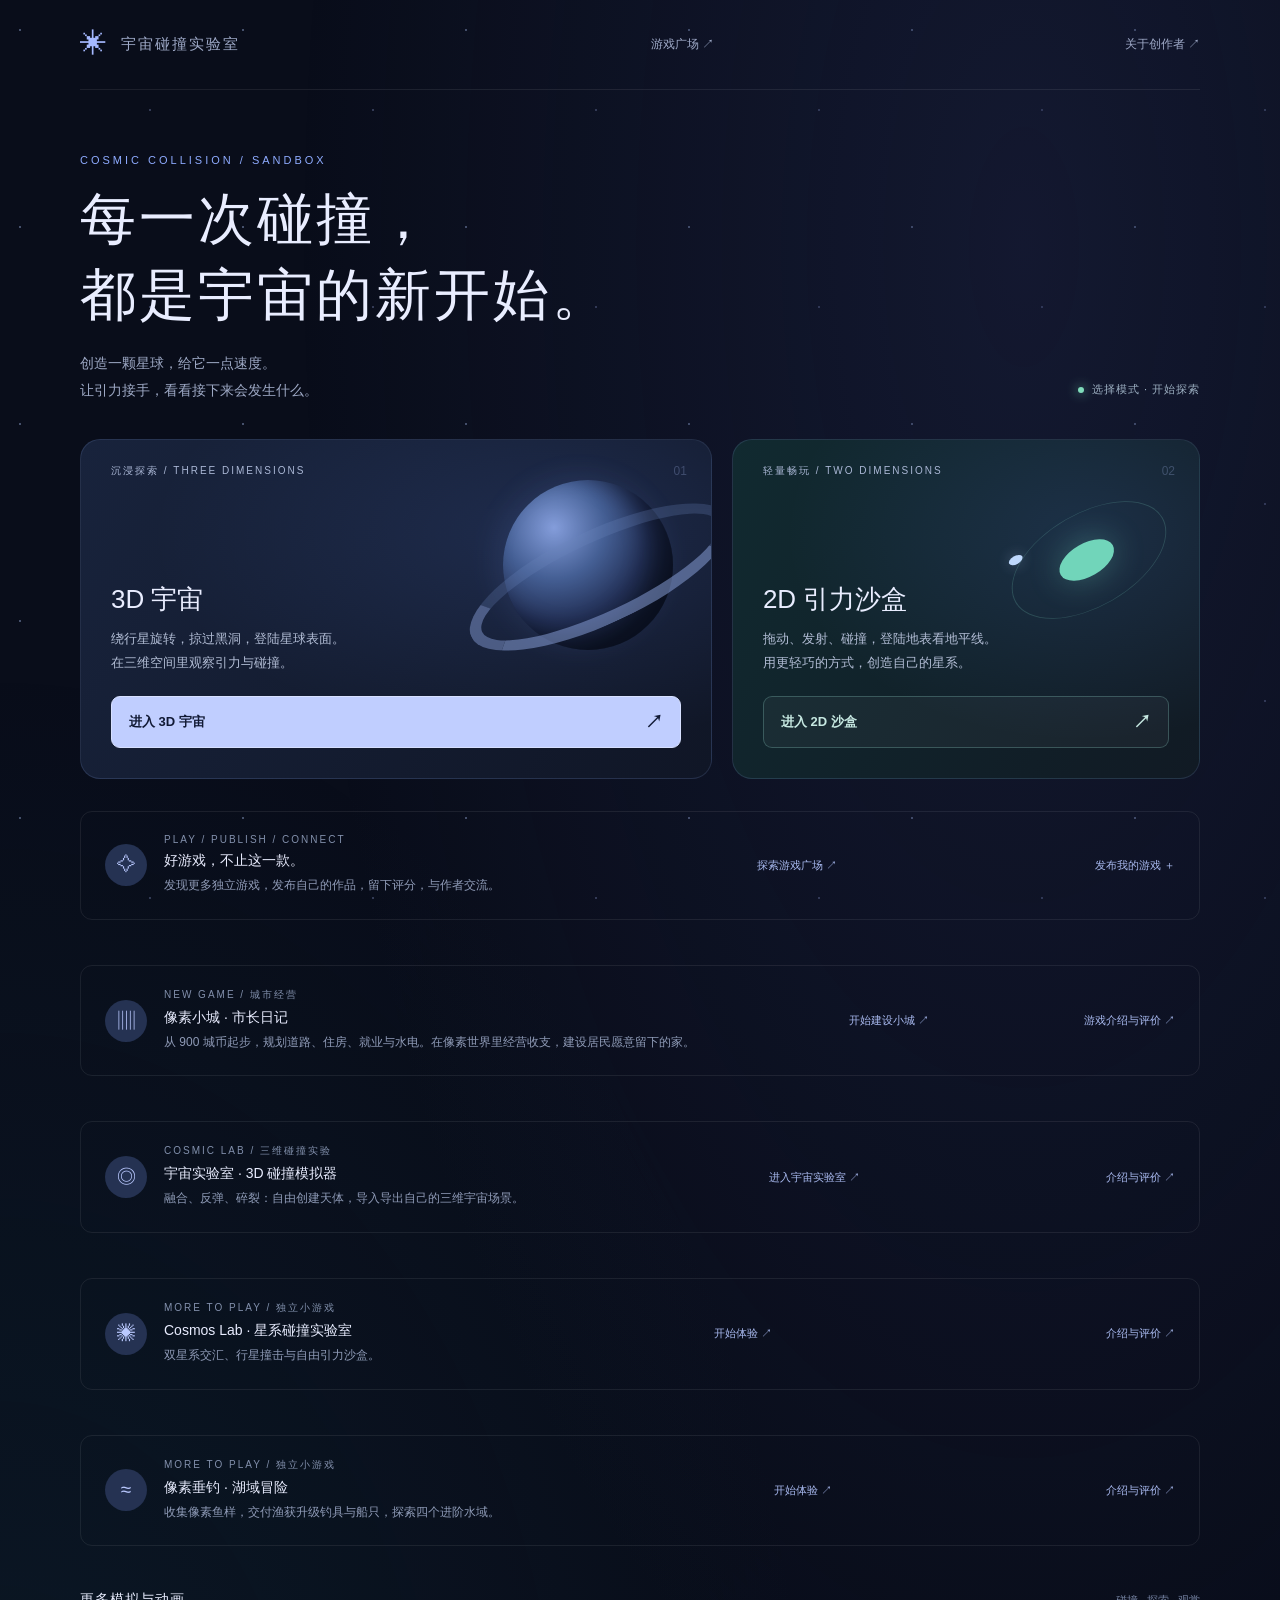
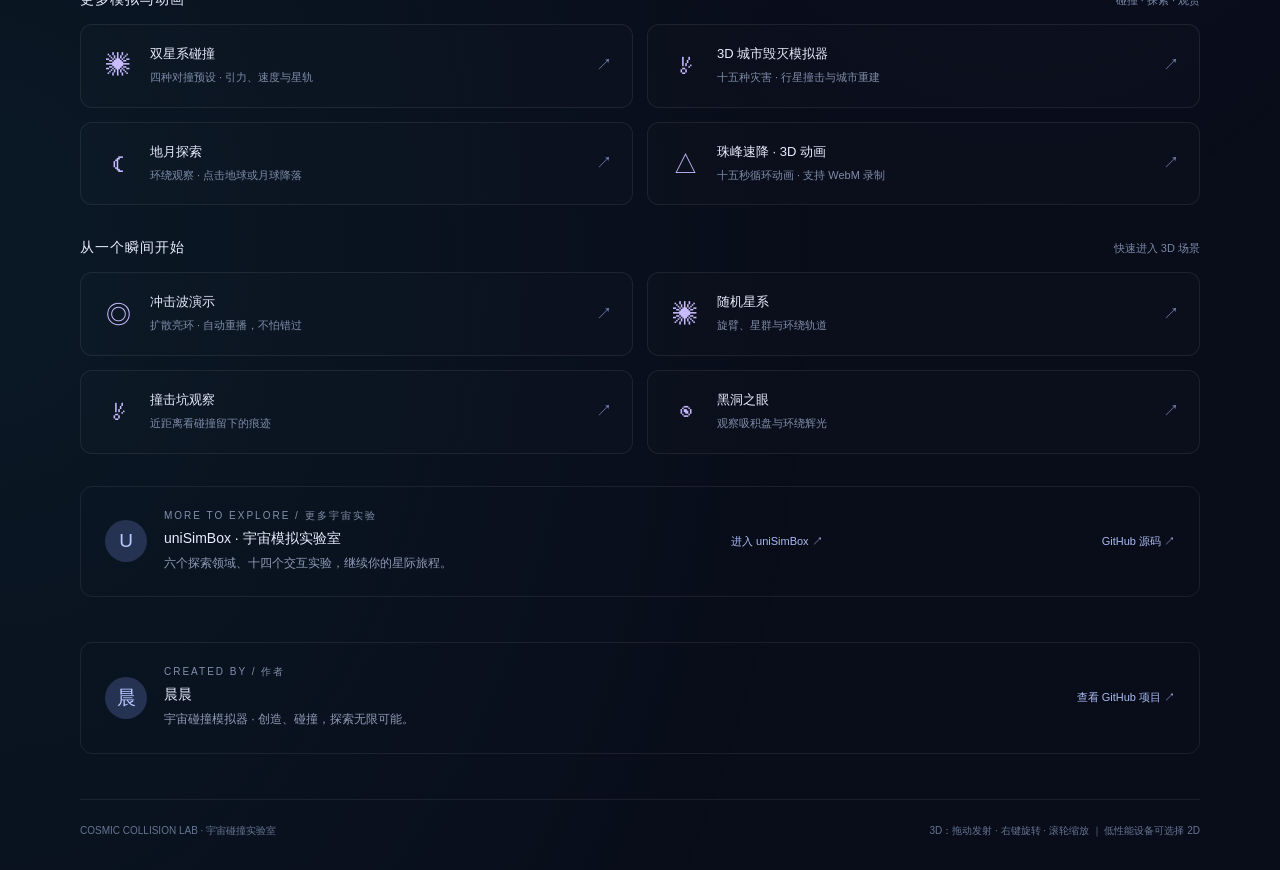
<file: index.html>
<!DOCTYPE html>
<html lang="zh-CN">
<head>
  <meta charset="UTF-8">
  <meta name="viewport" content="width=device-width, initial-scale=1">
  <meta name="theme-color" content="#090d1a">
  <link rel="icon" href="data:,">
  <meta name="description" content="在宇宙碰撞实验室创造天体、探索引力，观察每一次碰撞留下的痕迹。">
  <title>宇宙碰撞 · 选择你的宇宙</title>
  <style>
    *{box-sizing:border-box}html{background:#090d1a;color:#e9edff;font-family:"Segoe UI","Microsoft YaHei",sans-serif}body{margin:0;min-height:100vh;background:radial-gradient(ellipse at 80% 10%,#28305d55,transparent 50%),radial-gradient(ellipse at 0 75%,#103a4740,transparent 45%)}
    body:before{content:"";position:fixed;inset:0;pointer-events:none;background-image:radial-gradient(1px 1px at 20px 30px,#a4b8e8 80%,transparent),radial-gradient(1px 1px at 150px 110px,#7583ae 80%,transparent);background-size:223px 197px;opacity:.4;z-index:-1}
    a{color:inherit;text-decoration:none}a:focus-visible,summary:focus-visible{outline:3px solid #8eafff;outline-offset:5px}main,header,footer{width:min(1120px,calc(100% - 56px));margin:auto}
    header{height:90px;display:flex;align-items:center;justify-content:space-between;border-bottom:1px solid #ffffff14}.brand{font-size:15px;letter-spacing:2px;display:flex;align-items:center;gap:12px}.brand-mark{font-size:27px;color:#a5b9ff}header>a{font-size:12px;color:#9faac8}header>a:hover{color:white}
    .intro{padding:64px 0 36px;position:relative}.eyebrow{font-size:11px;letter-spacing:3px;color:#8eabff}.intro h1{font-size:clamp(32px,4.5vw,56px);font-weight:500;letter-spacing:3px;margin:16px 0}.intro p{color:#9da8c4;font-size:14px;line-height:1.9;margin:0}.status{display:inline-flex;align-items:center;gap:8px;font-size:11px;letter-spacing:1px;color:#9eb1c3;position:absolute;right:0;bottom:42px}.status:before{content:"";width:6px;height:6px;border-radius:50%;background:#80dcbb;box-shadow:0 0 12px #80dcbb}
    .modes{display:grid;grid-template-columns:1.35fr 1fr;gap:20px}.mode{position:relative;min-height:340px;border:1px solid #7b94d42e;border-radius:20px;overflow:hidden;background:linear-gradient(125deg,#18233c,#101626);padding:30px;display:flex;flex-direction:column;justify-content:flex-end}.mode:before{content:"";position:absolute;inset:0;background:radial-gradient(ellipse at 75% 28%,#628eff24,transparent 60%);pointer-events:none}.mode.secondary{background:linear-gradient(125deg,#112a30,#111a24)}.mode-top{position:absolute;top:24px;left:30px;font-size:10px;letter-spacing:2px;color:#aab7d5}.number{position:absolute;right:24px;top:24px;color:#b4c6ff40;font-size:12px}.mode h2{font-size:26px;font-weight:500;margin:0 0 10px;position:relative}.mode p{font-size:13px;color:#b2bdd5;line-height:1.8;max-width:290px;margin:0 0 22px;position:relative}.cta{display:flex;align-items:center;justify-content:space-between;background:#c0ceff;color:#111a35;border:1px solid #d7e0ff;border-radius:9px;padding:13px 17px;font-size:13px;font-weight:600;position:relative;transition:background .2s}.cta:hover{background:#e0e7ff}.secondary .cta{background:#ffffff0a;color:#c6e8e1;border-color:#94d8ce44}.secondary .cta:hover{background:#a4ded025}.cta span{font-size:18px}
    .planet{position:absolute;right:38px;top:40px;width:170px;height:170px;border-radius:50%;background:radial-gradient(circle at 30% 28%,#9ebaff,#4f6da8 30%,#25335c 55%,#10182a 75%);box-shadow:-8px -5px 30px #87a7ff22,inset -20px -12px 25px #030610aa;opacity:.8}.planet:after{content:"";position:absolute;width:260px;height:70px;left:-45px;top:50px;border:12px solid #809bd944;border-left-color:#a5bfff77;border-bottom-color:#a5bfff88;border-radius:50%;transform:rotate(-25deg)}.orbit{position:absolute;right:25px;top:35px;width:170px;height:170px;border:1px solid #77c9b93a;border-radius:50%;transform:rotate(-30deg) scaleY(.55)}.orbit:before,.orbit:after{content:"";position:absolute;border-radius:50%}.orbit:before{width:60px;height:60px;top:52px;left:52px;background:#71d5ba;box-shadow:0 0 45px #71d5ba55}.orbit:after{width:15px;height:15px;top:10px;left:13px;background:#bed8fd;box-shadow:0 0 18px #bdd8fd55}
    .section-label{display:flex;justify-content:space-between;align-items:center;margin:34px 0 15px}.section-label h2{font-size:14px;font-weight:500;letter-spacing:1px;margin:0}.section-label span{font-size:11px;color:#7987a6}.scenes{display:grid;grid-template-columns:repeat(2,minmax(0,1fr));gap:14px}.scene{padding:20px;border:1px solid #ffffff13;border-radius:12px;background:#ffffff03;display:flex;align-items:center;gap:15px;transition:border-color .2s,background .2s}.scene:hover{border-color:#879de17a;background:#8198ed0b}.scene-icon{font-size:25px;width:34px;text-align:center;color:#c8bbff}.scene h3{font-size:13px;font-weight:500;margin:0 0 6px}.scene p{color:#7e8ca9;font-size:11px;margin:0;line-height:1.6}.scene .arrow{margin-left:auto;color:#7387ba}
    .author{margin:32px 0 45px;padding:22px 24px;border:1px solid #ffffff13;border-radius:12px;display:flex;gap:17px;align-items:center}.avatar{width:42px;height:42px;flex-shrink:0;border-radius:50%;display:grid;place-items:center;color:#bac9ff;background:#253252;font-size:19px}.author h2{font-size:10px;color:#8290ac;letter-spacing:2px;font-weight:400;margin:0 0 6px}.author strong{font-size:14px;font-weight:500}.author p{font-size:12px;color:#8f9bb7;margin:5px 0 0;line-height:1.8}.author a{font-size:11px;margin-left:auto;white-space:nowrap;color:#a9baf0}.author a:hover{color:white}footer{display:flex;justify-content:space-between;border-top:1px solid #ffffff12;padding:22px 0 30px;color:#667693;font-size:10px;line-height:1.8;gap:20px}
    @media(max-width:700px){main,header,footer{width:calc(100% - 32px)}header{height:72px}.brand{font-size:12px}.intro{padding:38px 0 28px}.intro h1{letter-spacing:1px}.status{display:none}.modes{grid-template-columns:1fr;gap:14px}.mode{min-height:310px;padding:24px}.mode-top{left:24px}.planet{right:28px;width:140px;height:140px}.planet:after{width:220px;left:-40px}.scenes{grid-template-columns:1fr}.scene{padding:17px 20px}.author{padding:20px 16px;flex-wrap:wrap}.author a{margin-left:59px}.author p{max-width:240px}footer{flex-direction:column;gap:5px}.section-label span{font-size:10px}}
  </style>
</head>
<body>
  <header><a class="brand" href="index.html"><span class="brand-mark" aria-hidden="true">✳</span> 宇宙碰撞实验室</a><a href="community.html">游戏广场 ↗</a><a href="#author">关于创作者 ↗</a></header>
  <main>
    <section class="intro"><div class="eyebrow">COSMIC COLLISION / SANDBOX</div><h1>每一次碰撞，<br>都是宇宙的新开始。</h1><p>创造一颗星球，给它一点速度。<br>让引力接手，看看接下来会发生什么。</p><div class="status">选择模式 · 开始探索</div></section>
    <section class="modes" aria-label="选择游戏模式">
      <article class="mode"><div class="mode-top">沉浸探索 / THREE DIMENSIONS</div><span class="number">01</span><div class="planet" aria-hidden="true"></div><h2>3D 宇宙</h2><p>绕行星旋转，掠过黑洞，登陆星球表面。<br>在三维空间里观察引力与碰撞。</p><a class="cta" href="cosmic-collision-3d.html" aria-label="进入 3D 宇宙">进入 3D 宇宙 <span aria-hidden="true">↗</span></a></article>
      <article class="mode secondary"><div class="mode-top">轻量畅玩 / TWO DIMENSIONS</div><span class="number">02</span><div class="orbit" aria-hidden="true"></div><h2>2D 引力沙盒</h2><p>拖动、发射、碰撞，登陆地表看地平线。<br>用更轻巧的方式，创造自己的星系。</p><a class="cta" href="cosmic-collision-simulator.html" aria-label="进入 2D 沙盒">进入 2D 沙盒 <span aria-hidden="true">↗</span></a></article>
    </section>
    <section class="author" aria-label="游戏发布平台"><div class="avatar" aria-hidden="true">✧</div><div><h2>PLAY / PUBLISH / CONNECT</h2><strong>好游戏，不止这一款。</strong><p>发现更多独立游戏，发布自己的作品，留下评分，与作者交流。</p></div><a href="community.html">探索游戏广场 ↗</a><a href="publish.html">发布我的游戏 ＋</a></section>
    <section class="author" aria-label="像素小城"><div class="avatar" aria-hidden="true">▥</div><div><h2>NEW GAME / 城市经营</h2><strong>像素小城 · 市长日记</strong><p>从 900 城币起步，规划道路、住房、就业与水电。在像素世界里经营收支，建设居民愿意留下的家。</p></div><a href="pixel-city.html">开始建设小城 ↗</a><a href="game.html?id=pixel-city">游戏介绍与评价 ↗</a></section>
    <section class="author" aria-label="宇宙实验室 3D 碰撞模拟器"><div class="avatar" aria-hidden="true">◎</div><div><h2>COSMIC LAB / 三维碰撞实验</h2><strong>宇宙实验室 · 3D 碰撞模拟器</strong><p>融合、反弹、碎裂：自由创建天体，导入导出自己的三维宇宙场景。</p></div><a href="宇宙实验室_3D碰撞模拟器.html">进入宇宙实验室 ↗</a><a href="game.html?id=cosmic-lab">介绍与评价 ↗</a></section>
<section class="author" aria-label="Cosmos Lab · 星系碰撞实验室"><div class="avatar" aria-hidden="true">✺</div><div><h2>MORE TO PLAY / 独立小游戏</h2><strong>Cosmos Lab · 星系碰撞实验室</strong><p>双星系交汇、行星撞击与自由引力沙盒。</p></div><a href="cosmos_collision_lab.html">开始体验 ↗</a><a href="game.html?id=cosmos-collision">介绍与评价 ↗</a></section>
<section class="author" aria-label="像素垂钓 · 湖域冒险"><div class="avatar" aria-hidden="true">≈</div><div><h2>MORE TO PLAY / 独立小游戏</h2><strong>像素垂钓 · 湖域冒险</strong><p>收集像素鱼样，交付渔获升级钓具与船只，探索四个进阶水域。</p></div><a href="pickFish.html">开始体验 ↗</a><a href="game.html?id=pixel-fishing">介绍与评价 ↗</a></section>
    <div class="section-label"><h2>更多模拟与动画</h2><span>碰撞 · 探索 · 观赏</span></div>
    <nav class="scenes" aria-label="新增体验">
      <a class="scene" href="cosmic-collision.html"><span class="scene-icon" aria-hidden="true">✺</span><div><h3>双星系碰撞</h3><p>四种对撞预设 · 引力、速度与星轨</p></div><span class="arrow" aria-hidden="true">↗</span></a>
      <a class="scene" href="deepseek_html_20261018_27ab85.html"><span class="scene-icon" aria-hidden="true">☄</span><div><h3>3D 城市毁灭模拟器</h3><p>十五种灾害 · 行星撞击与城市重建</p></div><span class="arrow" aria-hidden="true">↗</span></a>
      <a class="scene" href="deepseek_html-Earth-MoonSim_20261018_454973.html"><span class="scene-icon" aria-hidden="true">☾</span><div><h3>地月探索</h3><p>环绕观察 · 点击地球或月球降落</p></div><span class="arrow" aria-hidden="true">↗</span></a>
      <a class="scene" href="deepseek_html-everest-ski-3d_20261017_3b3830.html"><span class="scene-icon" aria-hidden="true">△</span><div><h3>珠峰速降 · 3D 动画</h3><p>十五秒循环动画 · 支持 WebM 录制</p></div><span class="arrow" aria-hidden="true">↗</span></a>
    </nav>
    <div class="section-label"><h2>从一个瞬间开始</h2><span>快速进入 3D 场景</span></div>
    <nav class="scenes" aria-label="快速场景">
      <a class="scene" href="cosmic-collision-3d.html?scene=shockwave&amp;v=3"><span class="scene-icon" aria-hidden="true">◎</span><div><h3>冲击波演示</h3><p>扩散亮环 · 自动重播，不怕错过</p></div><span class="arrow" aria-hidden="true">↗</span></a>
      <a class="scene" href="cosmic-collision-3d.html?scene=galaxy"><span class="scene-icon" aria-hidden="true">✺</span><div><h3>随机星系</h3><p>旋臂、星群与环绕轨道</p></div><span class="arrow" aria-hidden="true">↗</span></a>
      <a class="scene" href="cosmic-collision-3d.html?scene=craters"><span class="scene-icon" aria-hidden="true">☄</span><div><h3>撞击坑观察</h3><p>近距离看碰撞留下的痕迹</p></div><span class="arrow" aria-hidden="true">↗</span></a>
      <a class="scene" href="cosmic-collision-3d.html?scene=bh"><span class="scene-icon" aria-hidden="true">◉</span><div><h3>黑洞之眼</h3><p>观察吸积盘与环绕辉光</p></div><span class="arrow" aria-hidden="true">↗</span></a>
    </nav>
    <section class="author" aria-label="uniSimBox 宇宙模拟实验室"><div class="avatar" aria-hidden="true">U</div><div><h2>MORE TO EXPLORE / 更多宇宙实验</h2><strong>uniSimBox · 宇宙模拟实验室</strong><p>六个探索领域、十四个交互实验，继续你的星际旅程。</p></div><a href="https://linyucandy.github.io/uniSimBox/" target="_blank" rel="noopener noreferrer">进入 uniSimBox ↗</a><a href="https://github.com/linyucandy/uniSimBox" target="_blank" rel="noopener noreferrer">GitHub 源码 ↗</a></section>
    <section class="author" id="author" aria-label="作者信息"><div class="avatar" aria-hidden="true">晨</div><div><h2>CREATED BY / 作者</h2><strong>晨晨</strong><p>宇宙碰撞模拟器 · 创造、碰撞，探索无限可能。</p></div><a href="https://github.com/linyucandy/cosmic-collision-3d" target="_blank" rel="noopener noreferrer">查看 GitHub 项目 ↗</a></section>
  </main>
  <footer><span>COSMIC COLLISION LAB · 宇宙碰撞实验室</span><span>3D：拖动发射 · 右键旋转 · 滚轮缩放 ｜ 低性能设备可选择 2D</span></footer>
</body>
</html>
</file>
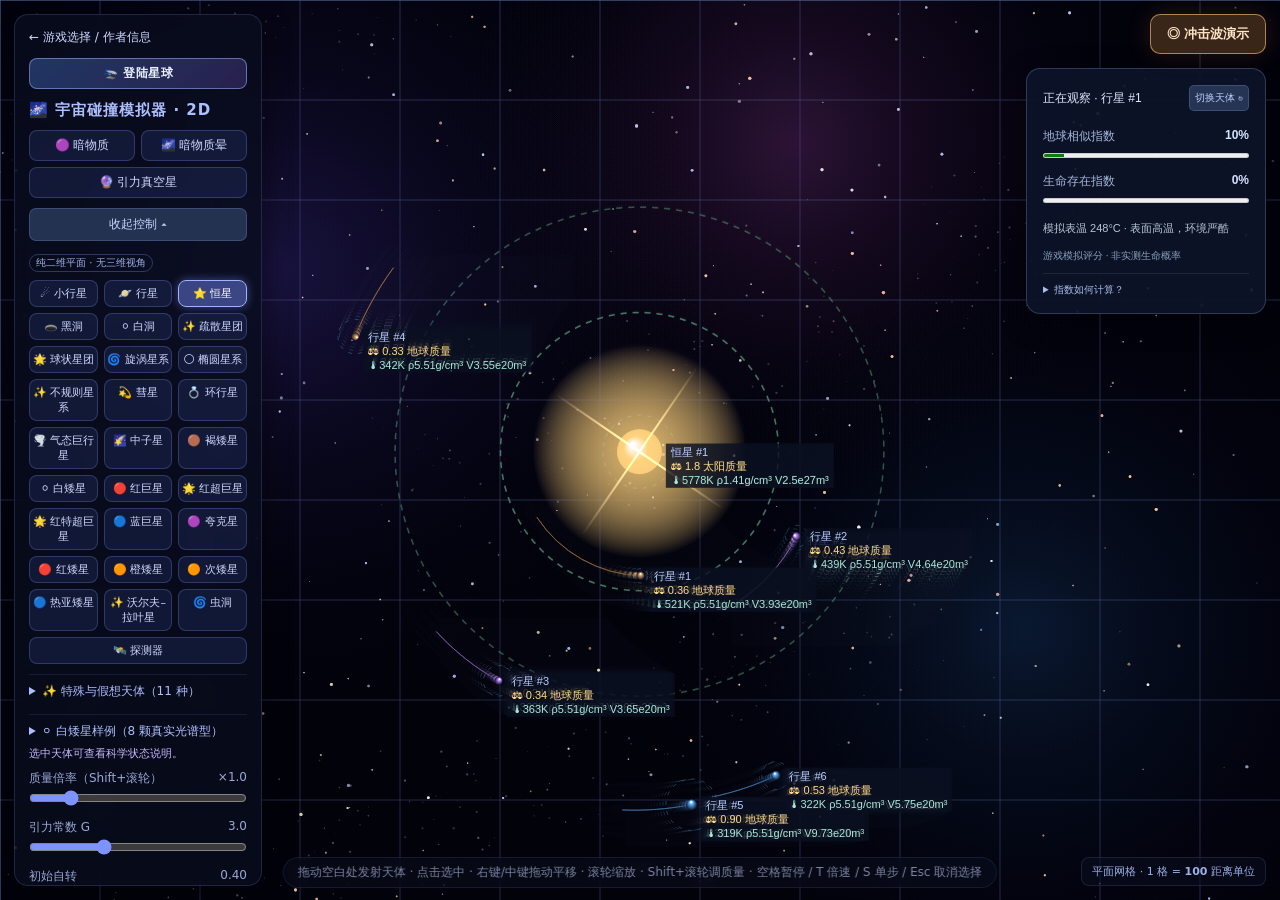
<file: cosmic-collision-simulator.html>
<!DOCTYPE html>
<html lang="zh-CN">
<head>
<meta charset="UTF-8">
<meta name="viewport" content="width=device-width, initial-scale=1.0, user-scalable=no">
<title>宇宙碰撞模拟器 · 2D 平面实验室</title>
<link rel="icon" href="data:,">
<link rel="stylesheet" href="game-overlays.css">
<style>
  * { margin:0; padding:0; box-sizing:border-box; }
  html,body { width:100%; height:100%; overflow:hidden; background:#04060f;
    font-family:"Segoe UI","Microsoft YaHei",system-ui,sans-serif; color:#dfe6ff; }
  #space { position:fixed; inset:0; display:block; touch-action:none; cursor:crosshair; }
  .panel {
    position:fixed; top:14px; left:14px; z-index:10; width:248px;
    background:rgba(10,14,30,.78); border:1px solid rgba(140,160,255,.18);
    border-radius:14px; padding:14px 14px 12px; backdrop-filter:blur(10px);
    box-shadow:0 8px 30px rgba(0,0,0,.45); user-select:none;
    max-height:calc(100dvh - 28px); overflow-y:auto;
  }
  .panel h1 { font-size:15px; letter-spacing:1px; margin-bottom:10px; color:#aebfff; font-weight:600; }
  .row { display:flex; flex-wrap:wrap; gap:6px; margin-bottom:10px; }
  .btn {
    flex:1 1 calc(50% - 6px); padding:6px 4px; font-size:12px; text-align:center;
    background:rgba(70,90,180,.18); border:1px solid rgba(140,160,255,.25);
    border-radius:8px; color:#cfd8ff; cursor:pointer; transition:.15s;
  }
  .btn:hover { background:rgba(90,110,220,.35); }
  .btn.active { background:rgba(120,140,255,.45); border-color:#9db4ff; color:#fff;
    box-shadow:0 0 10px rgba(130,150,255,.45); }
  .slider-row { margin-bottom:10px; font-size:12px; color:#9aa8d8; }
  .slider-row label { display:flex; justify-content:space-between; margin-bottom:3px; }
  .slider-row input { width:100%; accent-color:#7d93ff; }
  .check { display:flex; align-items:center; gap:6px; font-size:12px; color:#9aa8d8; margin-bottom:6px; }
  .check input { accent-color:#7d93ff; }
  .stats { font-size:12px; color:#8f9cd0; border-top:1px solid rgba(140,160,255,.15); padding-top:8px;
    display:flex; justify-content:space-between; }
  .stats b { color:#e6ebff; font-weight:600; }
  .group { border-top:1px solid rgba(140,160,255,.12); padding-top:8px; margin-top:8px; }
  .group > summary { font-size:12px; color:#aebfff; cursor:pointer; margin-bottom:6px; }
  .group .btn { flex:1 1 calc(33% - 6px); font-size:11px; padding:5px 2px; }
  #tools .btn, #exoticTools .btn { flex:1 1 calc(33% - 6px); font-size:11px; padding:5px 2px; }
  #featuredTools [data-type="gravastar"] { flex-basis:100%; }
  .wd-label { display:block; font-size:11px; color:#a9cfff; }
  #whiteDwarfVariant { width:100%; margin:6px 0; background:#15243d; color:#e6f2ff;
    border:1px solid #3a4a72; border-radius:5px; padding:4px; font-size:11px; }
  #whiteDwarfGallery { display:grid; grid-template-columns:repeat(4,1fr); gap:5px; margin-bottom:6px; }
  #whiteDwarfGallery button { cursor:pointer; border:1px solid #405577; background:#101c30;
    border-radius:5px; padding:4px; min-height:32px; }
  #whiteDwarfGallery .swatch { display:block; width:20px; height:20px; margin:auto; border-radius:50%; }
  .info { font-size:11px; color:#a9d9ff; line-height:1.45; margin-bottom:8px; }
  .info.amber { color:#e8cf9f; }
  .info.violet { color:#c6b8ff; }
  .tag { display:inline-block; padding:1px 6px; border:1px solid rgba(140,160,255,.3);
    border-radius:10px; font-size:10px; color:#9fb0e8; margin-bottom:8px; }
  .hint {
    position:fixed; bottom:12px; left:50%; transform:translateX(-50%); z-index:10;
    font-size:12px; color:rgba(190,200,240,.65); background:rgba(10,14,30,.5);
    padding:6px 14px; border-radius:20px; border:1px solid rgba(140,160,255,.12);
    backdrop-filter:blur(6px); white-space:nowrap; user-select:none; pointer-events:none;
  }
  #launchNotice { position:fixed; left:50%; top:18px; transform:translateX(-50%); z-index:20;
    font-size:12px; color:#dfe9ff; background:rgba(20,32,64,.9); border:1px solid rgba(140,170,255,.35);
    border-radius:20px; padding:7px 16px; pointer-events:none; opacity:0; transition:opacity .25s; }
  #launchNotice.show { opacity:1; }

  #gridLegend { position:fixed; right:14px; bottom:14px; z-index:10; font-size:11px;
    color:#9fb0e8; background:rgba(10,14,30,.6); border:1px solid rgba(140,160,255,.15);
    border-radius:8px; padding:6px 10px; pointer-events:none; }
  /* 登陆星球：面板顶部入口 */
  #landBar { display:flex; gap:6px; margin:2px 0 12px; }
  #landBar .btn { flex:1 1 auto; background:linear-gradient(135deg,rgba(90,150,255,.32),rgba(150,110,255,.22));
    border-color:rgba(160,190,255,.5); color:#eaf1ff; font-weight:600; letter-spacing:.5px; }
  #landBar .btn:hover { background:linear-gradient(135deg,rgba(110,170,255,.5),rgba(170,130,255,.36)); }
  /* 地表视图覆盖层：完全用 Canvas 2D 绘制，保持纯二维平面 */
  #surfaceView { position:fixed; inset:0; z-index:30; display:none; }
  #surfaceView.open { display:block; }
  #surfaceView canvas { position:absolute; inset:0; width:100%; height:100%; }
  #surfaceCard { position:absolute; left:50%; top:26px; transform:translateX(-50%);
    width:min(560px,calc(100% - 40px)); background:rgba(9,14,28,.82); border:1px solid rgba(150,180,255,.3);
    border-radius:14px; padding:14px 18px; backdrop-filter:blur(8px); color:#e6eeff; pointer-events:none; }
  #surfaceCard h2 { margin:0 0 4px; font-size:17px; font-weight:600; letter-spacing:1px; }
  #surfaceCard .sub { font-size:11px; color:#9fb2d8; margin-bottom:10px; }
  #surfaceFacts { display:grid; grid-template-columns:repeat(3,1fr); gap:8px 14px; font-size:11px; }
  #surfaceFacts div { border-top:1px solid rgba(150,180,255,.16); padding-top:6px; }
  #surfaceFacts b { display:block; color:#cfe0ff; font-size:13px; font-weight:600; margin-top:2px; }
  #surfaceCard .note { font-size:10px; color:#7f92b6; line-height:1.6; margin-top:10px; }
  #btnLeaveSurface { position:absolute; right:18px; bottom:18px; z-index:31; padding:10px 18px;
    background:rgba(30,44,80,.9); border:1px solid rgba(160,190,255,.5); border-radius:10px;
    color:#eaf1ff; font-size:13px; cursor:pointer; }
  #btnLeaveSurface:hover { background:rgba(60,84,140,.95); }
  @media (max-width:640px){
    #surfaceCard{ top:14px; padding:10px 13px; }
    #surfaceCard h2{ font-size:14px; }
    #surfaceFacts{ grid-template-columns:repeat(2,1fr); gap:6px 10px; }
    #surfaceCard .note{ display:none; }
    #landBar .btn{ font-size:11px; }
    .panel{ width:180px; padding:10px; }
    .panel h1{ font-size:13px; margin-bottom:6px; }
    #featuredTools{ gap:4px; margin-bottom:6px; }
    #featuredTools .btn{ flex:1 1 calc(33% - 4px); font-size:10px; padding:4px 2px; }
    #featuredTools [data-type="gravastar"]{ flex-basis:calc(33% - 4px); }
    .hint{ font-size:10px;white-space:normal;width:95%;text-align:center; }
    #gridLegend{ display:none; }
  }
</style>
</head>
<body>
<canvas id="space"></canvas>

<div id="surfaceView" aria-label="地表视图">
  <canvas id="surfaceCanvas"></canvas>
  <div id="surfaceCard">
    <h2></h2>
    <div class="sub"></div>
    <div id="surfaceFacts"></div>
    <div class="note"></div>
  </div>
  <button id="btnLeaveSurface" type="button">↩ 返回轨道</button>
</div>

<div class="panel">
  <a href="index.html" style="display:block;color:#cfd8ff;text-decoration:none;font-size:12px;margin-bottom:12px">← 游戏选择 / 作者信息</a>
  <div class="row" id="landBar">
    <div class="btn" id="btnLand" role="button" tabindex="0" title="拉近并降落到选中天体的表面">🛬 登陆星球</div>
  </div>
  <h1>🌌 宇宙碰撞模拟器 · 2D</h1>
  <div class="tag">纯二维平面 · 无三维视角</div>
  <div class="row" id="featuredTools" aria-label="新增天体快捷入口">
    <div class="btn" data-type="darkMatter">🟣 暗物质</div>
    <div class="btn" data-type="darkHalo">🌌 暗物质晕</div>
    <div class="btn" data-type="gravastar">🔮 引力真空星</div>
  </div>
  <div class="row" id="tools"></div>

  <details class="group" id="exoticCatalog">
    <summary>✨ 特殊与假想天体（11 种）</summary>
    <div class="row" id="exoticTools"></div>
  </details>

  <details class="group" id="whiteDwarfPanel">
    <summary>⚪ 白矮星样例（8 颗真实光谱型）</summary>
    <label for="whiteDwarfVariant" class="wd-label">创建白矮星时使用</label>
    <select id="whiteDwarfVariant">
      <option value="sirius">天狼星 B · DA · 25970 K</option>
      <option value="j1147">WD J1147−7457 · DC · 3820 K</option>
      <option value="j0902">WD J0902+2010 · DQ · 5500 K</option>
      <option value="j1011">WD J1011+2845 · DQpec · 4300 K</option>
      <option value="j1535">WD J1535+1247 · DZ · 5680 K</option>
      <option value="j0744">WD J0744+4649 · DZ · 5020 K</option>
      <option value="j1330">WD J1330+6435 · DZ · 4240 K</option>
      <option value="j2356">WD J2356−2054 · DZ · 4040 K</option>
    </select>
    <div id="whiteDwarfGallery"></div>
    <div class="info" id="whiteDwarfInfo"></div>
    <div class="btn" id="btnIaxSelected" style="flex-basis:100%">💥 让选中的白矮星发生 Iax 爆发</div>
  </details>
  <div class="info violet" id="objectInfo">选中天体可查看科学状态说明。</div>

  <div class="slider-row">
    <label><span>质量倍率（Shift+滚轮）</span><span id="massVal">×1.0</span></label>
    <input id="massSlider" type="range" min="0.2" max="5" step="0.1" value="1">
  </div>
  <div class="slider-row">
    <label><span>引力常数 G</span><span id="gVal">3.0</span></label>
    <input id="gSlider" type="range" min="0.5" max="8" step="0.1" value="3">
  </div>
  <div class="slider-row">
    <label><span>初始自转</span><span id="spinVal">0.40</span></label>
    <input id="spinSlider" type="range" min="0" max="2" step="0.05" value="0.4">
  </div>
  <div class="row"><label style="font-size:12px;color:#9aa8d8">天体大小
    <select id="sizeMode" style="background:#15243d;color:#e6f2ff;border:1px solid #3a4a72;border-radius:5px;padding:2px 4px;font-size:11px">
      <option value="display" selected>易观察</option><option value="reference">参考大小</option>
    </select></label></div>

  <div class="check"><input type="checkbox" id="trails" checked><label for="trails">显示轨迹尾迹</label></div>
  <div class="check"><input type="checkbox" id="labelsToggle" checked><label for="labelsToggle">显示标签与距离</label></div>
  <div class="check"><input type="checkbox" id="massLabelsToggle" checked><label for="massLabelsToggle">⚖️ 标签显示天体质量</label></div>
  <div class="check"><label for="massUnitSelect" style="color:#9fb0e8">质量单位</label>
    <select id="massUnitSelect" title="选择标签质量的显示单位" style="flex:1 1 auto;min-width:0;background:#15243d;color:#e6f2ff;border:1px solid #3a4a72;border-radius:5px;padding:2px 4px;font-size:11px">
      <option value="auto" selected>自动（按天体）</option>
      <option value="game">游戏单位</option>
      <option value="galaxy">银河系质量</option>
      <option value="solar">太阳质量</option>
      <option value="jupiter">木星质量</option>
      <option value="earth">地球质量</option>
      <option value="moon">月球质量</option>
      <option value="ocean">海洋质量</option>
      <option value="atmosphere">大气质量</option>
      <option value="kg">千克</option>
      <option value="g">克</option>
      <option value="mg">毫克</option>
    </select></div>
  <div class="check"><input type="checkbox" id="physicsLabelsToggle" checked><label for="physicsLabelsToggle" title="温度为类型典型有效温度（行星随光照动态计算）；密度与体积按现实典型值随质量等比换算，均为示意数值">🌡️ 标签显示温度/密度/体积</label></div>
  <div class="check"><input type="checkbox" id="gridToggle" checked><label for="gridToggle">显示平面距离网格</label></div>
  <div class="check"><input type="checkbox" id="habitableZoneToggle" checked><label for="habitableZoneToggle">🌱 显示宜居带</label></div>
  <div class="check"><input type="checkbox" id="hillSphereToggle" checked><label for="hillSphereToggle">🔵 显示希尔球</label></div>
  <div class="check"><input type="checkbox" id="hillShowAll" checked><label for="hillShowAll">显示其他天体估算范围</label></div>
  <div class="check"><input type="checkbox" id="hillFullScale" checked><label for="hillFullScale">选中球体按计算比例</label></div>
  <div class="info" id="hillSphereInfo">选中天体后，按最近较重天体估算希尔半径；无合适主星时显示有界示意范围（非真实希尔球）。</div>
  <div class="info amber" id="habitableZoneInfo">宜居带为简化光照示意，不代表存在生命。</div>
  <div class="check"><input type="checkbox" id="xrayToggle" checked><label for="xrayToggle">☢️ X 射线伪彩</label></div>
  <div class="check"><input type="checkbox" id="darkMatterToggle" checked><label for="darkMatterToggle">🟣 暗物质伪彩分布</label></div>
  <div class="check"><input type="checkbox" id="cmeToggle" checked><label for="cmeToggle">☀️ 恒星日冕抛射</label></div>
  <div class="check"><input type="checkbox" id="stellarPulseToggle" checked><label for="stellarPulseToggle">恒星脉动与光晕变化</label></div>
  <div class="check"><input type="checkbox" id="lensToggle" checked><label for="lensToggle">🕳️ 致密星平面光环</label></div>

  <details class="group">
    <summary>物理演示与场景</summary>
    <div class="row" id="demos"></div>
  </details>
  <details class="group">
    <summary>选中天体操作</summary>
    <div class="row" id="bodyActions"></div>
  </details>

  <div class="row">
    <div class="btn" id="btnDemo">💥 演示碰撞</div>
    <div class="btn" id="btnSystem">✨ 随机星系</div>
    <div class="btn" id="btnPause">⏸ 暂停</div>
    <div class="btn" id="btnSpeed">⏱ ×1</div>
    <div class="btn" id="btnStep">⏭ 单步</div>
    <div class="btn" id="btnReset">🗑 清空</div>
    <div class="btn" id="btnSound">🔊 声音开</div>
    <div class="btn" id="btnSave">🖼 导出 PNG</div>
  </div>
  <div class="stats">
    <span>天体 <b id="statBodies">0</b></span>
    <span>碰撞 <b id="statCollisions">0</b></span>
    <span>粒子 <b id="statParticles">0</b></span>
  </div>
</div>

<div class="hint">拖动空白处发射天体 · 点击选中 · 右键/中键拖动平移 · 滚轮缩放 · Shift+滚轮调质量 · 空格暂停 / T 倍速 / S 单步 / Esc 取消选择</div>
<div id="launchNotice"></div>
<div id="gridLegend">平面网格 · 1 格 = <b id="gridStepLabel">100</b> 距离单位</div>
<button class="shockwave-trigger" id="btnShockwave">◎ 冲击波演示</button>
<script src="celestial-size.js"></script>
<script src="planet-assessment.js"></script>

<script>
"use strict";
/* ================= 基础与二维相机 ================= */
const canvas = document.getElementById('space');
const ctx = canvas.getContext('2d');
let W = 0, H = 0, DPR = Math.min(window.devicePixelRatio || 1, 2);
const cam = { x: 0, y: 0, zoom: 1 };
let camInitialised = false, stars = [], milky = [];
const STAR_TINTS = ['#ffffff', '#cdd6ff', '#ffe9cd', '#ffd2a8', '#aac9ff', '#ffc3b0'];
function worldToScreen(x, y) {
  return { x: (x - cam.x) * cam.zoom + W / 2, y: (y - cam.y) * cam.zoom + H / 2 };
}
function screenToWorld(x, y) {
  return { x: (x - W / 2) / cam.zoom + cam.x, y: (y - H / 2) / cam.zoom + cam.y };
}
function resize() {
  W = window.innerWidth; H = window.innerHeight;
  canvas.width = W * DPR; canvas.height = H * DPR;
  canvas.style.width = W + 'px'; canvas.style.height = H + 'px';
  ctx.setTransform(DPR, 0, 0, DPR, 0, 0);
  if (!camInitialised) { cam.x = W / 2; cam.y = H / 2; camInitialised = true; }
  stars = [];
  const n = Math.floor(W * H / 3500);
  for (let i = 0; i < n; i++) stars.push({
    x: Math.random() * W, y: Math.random() * H,
    r: Math.random() * 1.3 + 0.3, p: Math.random() * Math.PI * 2, s: 0.5 + Math.random() * 2,
    c: STAR_TINTS[(Math.random() * STAR_TINTS.length) | 0]
  });
  // 银河带：一条斜穿画布的高斯厚度星雾，每颗带独立透明度形成连续光带。
  milky = [];
  const mw = Math.floor(W * H / 2600);
  const ang = -0.42, dx = Math.cos(ang), dy = Math.sin(ang);
  for (let i = 0; i < mw; i++) {
    const u = Math.random() * Math.hypot(W, H) * 1.3 - Math.hypot(W, H) * 0.15;
    const spread = (Math.random() + Math.random() + Math.random() - 1.5) / 1.5;
    milky.push({
      x: W / 2 + dx * u - dy * spread * H * 0.17,
      y: H / 2 + dy * u + dx * spread * H * 0.17,
      r: Math.random() * 0.9 + 0.3,
      c: 'rgba(226,233,255,' + (0.05 + Math.random() * 0.10).toFixed(2) + ')'
    });
  }
}
window.addEventListener('resize', resize);
resize();

/* ================= 天体数据表（与 3D 版一致，颜色转为 CSS） ================= */
const RAW_TYPES = {
  asteroid:{base:3,rk:2.0,color:0xb9b3a8}, planet:{base:40,rk:1.7,color:0x5fb2ff},
  star:{base:600,rk:2.2,color:0xffd27d}, redDwarf:{base:180,rk:1.3,color:0xff705d},
  orangeDwarf:{base:450,rk:1.8,color:0xffad63}, subdwarf:{base:150,rk:1.1,color:0xe89a70},
  hotSubdwarf:{base:300,rk:1.6,color:0xb5dbff},
  wolfRayet:{base:2200,rk:3,color:0xb5eaff}, blackhole:{base:2500,rk:0.85,color:0x8a5cff},
  whitehole:{base:2500,rk:0.85,color:0xdffaff}, darkMatter:{base:1000,rk:80,color:0x8e7cf0},
  darkHalo:{base:4000,rk:1800,color:0x7a91ef}, gravastar:{base:2500,rk:.85,color:0x8cd9ff},
  openCluster:{base:1000,rk:100,color:0xb7d8ff}, globularCluster:{base:2000,rk:200,color:0xffd5a0},
  galaxySpiral:{base:2400,rk:1200,color:0xb6d8ff}, galaxyElliptical:{base:2400,rk:1200,color:0xffd6a0},
  galaxyIrregular:{base:2400,rk:1200,color:0x96dfff}, comet:{base:2,rk:1.6,color:0xaee6ff},
  neutron:{base:6000,rk:0.18,color:0x9fd8ff}, ringplanet:{base:55,rk:1.7,color:0xe8c98b},
  gasGiant:{base:70,rk:3.4,color:0xd9b98a}, brownDwarf:{base:90,rk:1.15,color:0xc96a3a},
  whiteDwarf:{base:3000,rk:0.30,color:0xdfeeff}, redGiant:{base:350,rk:4.6,color:0xff7a55},
  redSupergiant:{base:1800,rk:6,color:0xff7946}, redHypergiant:{base:2600,rk:8,color:0xf65b39},
  blueGiant:{base:1500,rk:2.6,color:0x86b8ff}, quarkStar:{base:9000,rk:0.16,color:0xd18aff},
  wormhole:{base:1500,rk:0.95,color:0x59ffd8}, probe:{base:0.02,rk:1,color:0x9edcff},
  sakurai:{base:500,rk:4.0,color:0xe88c58}, cepheid:{base:900,rk:3.1,color:0xffd582},
  quasar:{base:12000,rk:1.2,color:0x9edbff}, strangeStar:{base:9000,rk:.16,color:0xff68a4},
  electroweakStar:{base:10000,rk:.15,color:0x71edff}, preonStar:{base:11000,rk:.12,color:0xffe495},
  bosonStar:{base:7000,rk:.25,color:0x96a5ff}, solitonStar:{base:7500,rk:.23,color:0x77e7c5},
  qStar:{base:8000,rk:.18,color:0xd597ff}, blackDwarf:{base:3000,rk:.30,color:0x344250},
  blackNeutron:{base:6000,rk:.18,color:0x344564}
};
const TYPES = {};
for (const key in RAW_TYPES) {
  const raw = RAW_TYPES[key];
  TYPES[key] = { base: raw.base, rk: raw.rk, color: '#' + raw.color.toString(16).padStart(6, '0') };
}
const TYPE_NAMES = {
  redDwarf:'红矮星',orangeDwarf:'橙矮星',subdwarf:'次矮星',hotSubdwarf:'热亚矮星',wolfRayet:'沃尔夫–拉叶星',
  star:'恒星',planet:'行星',ringplanet:'环行星',gasGiant:'气态巨行星',asteroid:'小行星',comet:'彗星',
  blackhole:'黑洞',whitehole:'白洞',darkMatter:'暗物质团',darkHalo:'暗物质晕',gravastar:'引力真空星',
  openCluster:'疏散星团',globularCluster:'球状星团',galaxySpiral:'旋涡星系',galaxyElliptical:'椭圆星系',
  galaxyIrregular:'不规则星系',neutron:'中子星',brownDwarf:'褐矮星',whiteDwarf:'白矮星',
  redGiant:'红巨星',redSupergiant:'红超巨星',redHypergiant:'红特超巨星',blueGiant:'蓝巨星',
  quarkStar:'夸克星',wormhole:'虫洞',probe:'探测器',sakurai:'樱井天体',cepheid:'造父变星',
  quasar:'类星体',strangeStar:'奇异星',electroweakStar:'电弱星',preonStar:'先子星',
  bosonStar:'玻色子星',solitonStar:'孤子星',qStar:'Q 星',blackDwarf:'黑矮星',blackNeutron:'黑中子星'
};
const EXOTIC_INFO = {
  darkMatter:['观测证据','暗物质由引力效应推断，微观组成未确定；紫色分布为伪彩示意。'],
  darkHalo:['观测证据','暗物质晕是包围星系的扩展质量分布；密度为游戏示意。'],
  gravastar:['假说','引力真空星是替代黑洞的假说模型，尚未确认。'],
  openCluster:['已观测','疏散星团由引力联系较松散的恒星组成；星点为轻量化示意。'],
  globularCluster:['已观测','球状星团通常呈中心密集的分布；星点为轻量化示意。'],
  galaxySpiral:['已观测','旋涡星系由恒星、气体和尘埃构成；旋臂为示意，星点不是独立物理天体。'],
  galaxyElliptical:['已观测','椭圆星系具有近椭圆形的恒星分布。'],
  galaxyIrregular:['已观测','不规则星系没有整齐外形；结构为游戏示意。'],
  redSupergiant:['已观测','红超巨星是演化膨胀的大质量恒星，例如参宿四。'],
  redHypergiant:['已观测','红特超巨星极大且常有强烈失质量，例如大犬座 VY。'],
  whitehole:['理论概念','白洞是某些时空解中黑洞的时间反演，无确认观测证据。'],
  redDwarf:['已观测','低质量 M 型主序星，较冷且寿命很长。'],
  orangeDwarf:['已观测','K 型主序星，通常比太阳更冷、更小。'],
  subdwarf:['已观测','冷次矮星（sdG/sdK/sdM）金属丰度低、光度偏弱，多属第二星族。'],
  hotSubdwarf:['已观测','热亚矮星（sdB/sdO）是高温紧凑的氦燃烧恒星，与冷次矮星不同。'],
  wolfRayet:['已观测','炽热的大质量演化恒星，通常有强恒星风。'],
  sakurai:['已观测','樱井天体是经历极晚期热脉冲的恒星残骸。'],
  cepheid:['已观测','造父变星周期性膨胀和变亮；这里使用加快的模拟周期。'],
  quasar:['已观测','类星体由超大质量黑洞吸积供能，喷流为示意。'],
  strangeStar:['假说','假想由奇异夸克物质构成的致密星，尚未确认。'],
  electroweakStar:['假说','极端高密度物质与电弱过程的理论模型。'],
  preonStar:['假说','假设夸克和轻子还有更小组成，尚无实验证据。'],
  bosonStar:['假说','由假设的玻色场引力束缚形成，无确认观测。'],
  solitonStar:['假说','某些自相互作用场形成的理论致密天体。'],
  qStar:['假说','基于特定物质或场模型提出的致密天体。'],
  blackDwarf:['假说','白矮星极长时间冷却后的理论状态。'],
  blackNeutron:['游戏设定','冷暗致密星的想象示意，无统一分类。'],
  whiteDwarf:['已观测','这里用碳氧白矮星的简化模型演示钱德拉塞卡极限。']
};
const PLANET_COLORS = ['#5fb2ff','#7de0a3','#e0a35f','#c98bff','#ff8b8b','#8be0dd'];
/* 白矮星样例：与 3D 版同源的 8 颗真实光谱型，颜色由光谱推算近似 */
const WHITE_DWARF_VARIANTS = {
  sirius:{name:'天狼星 B', spectrum:'DA', temp:25970, color:'#a9c8ff', note:'氢谱线明显的炽热白矮星。'},
  j1147:{name:'WD J1147−7457', spectrum:'DC', temp:3820, color:'#ffc97f', note:'光谱较平滑的冷白矮星，外观偏橙。'},
  j0902:{name:'WD J0902+2010', spectrum:'DQ', temp:5500, color:'#f2a9c4', note:'大气中的碳分子吸收使颜色偏粉。'},
  j1011:{name:'WD J1011+2845', spectrum:'DQpec', temp:4300, color:'#ff8775', note:'特殊碳分子吸收让它呈鲑红色。'},
  j1535:{name:'WD J1535+1247', spectrum:'DZ', temp:5680, color:'#fff9f2', note:'含金属谱线的白矮星，外观接近白色。'},
  j0744:{name:'WD J0744+4649', spectrum:'DZ', temp:5020, color:'#e8ed8e', note:'金属吸收影响光谱，外观偏黄。'},
  j1330:{name:'WD J1330+6435', spectrum:'DZ', temp:4240, color:'#d0ffb4', note:'钠等元素的吸收使计算颜色偏绿。'},
  j2356:{name:'WD J2356−2054', spectrum:'DZ', temp:4040, color:'#68b4f5', note:'虽较冷，但强烈吸收可使计算颜色偏蓝。'}
};
const WHITE_DWARF_SOLAR_UNIT = 3000, CHANDRASEKHAR_LIMIT = 4200;
const NOVA_THRESHOLD = 18, NOVA_RATE = 8;
const LIT_TYPES = new Set(['star','redDwarf','orangeDwarf','subdwarf','hotSubdwarf','wolfRayet','blueGiant',
  'redGiant','redSupergiant','redHypergiant','whiteDwarf','cepheid','quasar','sakurai']);
const DENSE_TYPES = new Set(['blackhole','neutron','quarkStar','quasar','strangeStar','electroweakStar',
  'preonStar','bosonStar','solitonStar','qStar','blackDwarf','blackNeutron','gravastar']);
const MAX_BODIES = 320;
const isStarCollection = t => t.startsWith('galaxy') || t === 'openCluster' || t === 'globularCluster';
const isDarkDistribution = t => t === 'darkMatter' || t === 'darkHalo';
let sizeMode = 'display';
function radiusFor(type, mass) {
  if (!TYPES[type]) return 2;
  const m = Math.max(0.001, mass);
  // 星系/星团/暗物质晕是弥散的扩展天体，物理半径必须同时用于绘制、点选与碰撞。
  // 早期沿用 ∛质量 × rk 会让星系达到约 16066（视觉却截断到 180），
  // 结果两星系一生成就重叠合并、点选命中半径吞掉整个画布。这里给有界的二维盘面半径。
  if (isStarCollection(type) || isDarkDistribution(type)) {
    const rel = Math.pow(m / TYPES[type].base, 1 / 3);
    const base = type.startsWith('galaxy') ? 150 : isDarkDistribution(type) ? 185 : 90;
    if (sizeMode === 'display') return clamp(base * rel, base * 0.4, base * 1.35);
    return clamp(CelestialSize.radiusFor(type, m, TYPES, 'reference'), 36, 220);
  }
  if (sizeMode === 'display') return Math.max(1.8, Math.cbrt(m) * TYPES[type].rk);
  return Math.max(0.8, Math.min(220, CelestialSize.radiusFor(type, m, TYPES, 'reference')));
}
function hexA(hex, a) {
  const r = parseInt(hex.slice(1, 3), 16), g = parseInt(hex.slice(3, 5), 16), b = parseInt(hex.slice(5, 7), 16);
  return 'rgba(' + r + ',' + g + ',' + b + ',' + a + ')';
}
const TAU = Math.PI * 2;
const clamp = (v, lo, hi) => Math.max(lo, Math.min(hi, v));

/* ================= 天体对象（全部状态为二维） ================= */
let nextId = 1;
const typeCounters = {};
class Body {
  constructor(x, y, vx, vy, mass, type) {
    this.id = nextId++;
    typeCounters[type] = (typeCounters[type] || 0) + 1;
    this.labelNumber = typeCounters[type];
    this.x = x; this.y = y; this.prevX = x; this.prevY = y;
    this.vx = vx; this.vy = vy; this.ax = 0; this.ay = 0;
    this.mass = mass; this.type = type; this.heat = 0;
    this.r = radiusFor(type, mass);
    this.color = type === 'planet'
      ? PLANET_COLORS[(Math.random() * PLANET_COLORS.length) | 0] : TYPES[type].color;
    if (type === 'whiteDwarf') {
      const key = whiteDwarfVariantKey();
      if (WHITE_DWARF_VARIANTS[key]) { this.whiteDwarfVariant = key; this.color = WHITE_DWARF_VARIANTS[key].color; }
    }
    this.spin = Math.random() * TAU; this.spinW = (Math.random() - 0.5) * 0.02;
    this.age = 0; this.trail = []; this.craters = []; this.alpha = 1;
    this.locked = null; this.novaEnvelope = 0; this.tpCd = 0; this.partner = null;
    this.oort = null; this.ring = null; this.pulsationStart = 0;
    this.restricted = false; this.spawnGrace = 0; this.impactDebris = false;
    if (type === 'asteroid' || type === 'comet') {
      this.shape = [];
      for (let i = 0; i < 9; i++) this.shape.push(0.7 + Math.random() * 0.45);
    }
    if (DENSE_TYPES.has(type) || type === 'whitehole') {
      this.disk = [];
      for (let i = 0; i < 26; i++) this.disk.push({
        rf: Math.pow(Math.random(), 0.7), a0: Math.random() * TAU,
        spd: 1.5 + Math.random() * 2, len: 0.25 + Math.random() * 0.7, w: 0.5 + Math.random()
      });
    }
    if (type === 'ringplanet' || type === 'gasGiant') this.ring = { tilt: 0.32, phase: Math.random() * TAU };
    if (isStarCollection(type) || isDarkDistribution(type)) {
      this.points = [];
      if (type === 'galaxySpiral') {
        // 双对数旋臂 + 中心核球 + 少量盘面弥散星，平面投影下也能看出旋涡结构
        for (let i = 0; i < 24; i++)
          this.points.push({ a: Math.random() * TAU, r: Math.pow(Math.random(), 1.7) * 0.3, s: 0.7 + Math.random() * 0.6 });
        for (let arm = 0; arm < 2; arm++) {
          for (let i = 0; i < 46; i++) {
            const t = Math.pow(Math.random(), 0.72);
            this.points.push({ a: arm * Math.PI + t * 3.5 + (Math.random() - 0.5) * 0.4,
              r: 0.16 + t * 0.84, s: 0.5 + Math.random() * 0.6 });
          }
        }
      } else {
        const count = type === 'galaxyIrregular' ? 62 : 54;
        for (let i = 0; i < count; i++)
          this.points.push({ a: Math.random() * TAU,
            r: Math.min(1, Math.pow(Math.random(), type === 'galaxyIrregular' ? 0.42 : 0.62)),
            s: 0.6 + Math.random() * 0.5 });
      }
    }
  }
  get name() { return (TYPE_NAMES[this.type] || this.type) + ' #' + this.labelNumber; }
}

/* ================= 全局状态 ================= */
let bodies = [], particles = [], shockwaves = [], nebulae = [], cmeEvents = [], kiloJets = [];
let G = 3, mMul = 1, spinMul = 0.4, curType = 'star';
let paused = false, timeScale = 1, muted = false;
let collisions = 0, simTime = 0, frameNo = 0;
let showTrails = true;
let selected = null, inspectedBody = null, lastAssessmentAt = 0;
let shockwaveReplay = false, nextShockwaveAt = 0;
const hillState = { body: null, primary: null, radius: 0, visual: 0, method: 'hill' };
const otherHills = [];
let noticeTimer = 0;

function showNotice(text) {
  const el = document.getElementById('launchNotice');
  el.textContent = text; el.classList.add('show');
  clearTimeout(noticeTimer);
  noticeTimer = setTimeout(() => el.classList.remove('show'), 4200);
}
function spawnBody(x, y, vx, vy, mass, type) {
  if (!TYPES[type]) type = 'asteroid';
  if (bodies.length >= MAX_BODIES) {
    const i = bodies.findIndex(b => b.impactDebris);   // 优先淘汰碎片，别挤掉主星
    bodies.splice(i >= 0 ? i : 0, 1);
  }
  const b = new Body(x, y, vx, vy, Math.max(0.001, mass), type);
  b.spinW *= spinMul;
  bodies.push(b);
  return b;
}
function removeBody(b) {
  const i = bodies.indexOf(b);
  if (i >= 0) bodies.splice(i, 1);
  if (selected === b) selected = null;
  if (inspectedBody === b) inspectedBody = null;
}
function clearScene() {
  bodies = []; particles = []; shockwaves = []; nebulae = []; cmeEvents = []; kiloJets = [];
  collisions = 0; selected = null; inspectedBody = null;
  for (const b of bodies) if (b.partner) b.partner = null;
}

/* ================= 物理：二维 N 体 ================= */
function computeAcceleration() {
  for (const b of bodies) { b.ax = 0; b.ay = 0; }
  for (let i = 0; i < bodies.length; i++) {
    const a = bodies[i];
      if (a.mass <= 0) continue;
      const aSoft = isDarkDistribution(a.type) ? a.r * 0.35 : 0;
      for (let j = i + 1; j < bodies.length; j++) {
        const b = bodies[j];
        if (b.mass <= 0) continue;
        // 预设轨道里的测试粒子不互扰、也不反作用于恒星，避免长期混沌把演示系统拆散
        if (a.restricted && b.restricted) continue;
        const dx = b.x - a.x, dy = b.y - a.y;
        const bSoft = isDarkDistribution(b.type) ? b.r * 0.35 : 0;
        const d2 = dx * dx + dy * dy + 60 + aSoft * aSoft + bSoft * bSoft;
        const d = Math.sqrt(d2);
        let f = G * a.mass * b.mass / d2;
        // 白洞近场排斥（游戏示意），远场仍为普通引力
        if ((a.type === 'whitehole' || b.type === 'whitehole') && d < 90) f *= -0.8;
        const fx = f * dx / d, fy = f * dy / d;
        // 测试粒子：自己照常受力，但不把反作用力施加给对方（也就不扰动恒星与其他行星）
        if (!b.restricted) { a.ax += fx / a.mass; a.ay += fy / a.mass; }
        if (!a.restricted) { b.ax -= fx / b.mass; b.ay -= fy / b.mass; }
      }
  }
}
function integrate(dt) {
  for (const b of bodies) {
    b.vx += b.ax * dt; b.vy += b.ay * dt;
    b.x += b.vx * dt; b.y += b.vy * dt;
    b.spin += b.spinW * dt;
    b.age += dt;
    if (b.galaxyMerger) {
      b.galaxyMerger.age += dt;
      if (b.galaxyMerger.age >= b.galaxyMerger.duration) b.galaxyMerger = null;
    }
    if (b.tpCd > 0) b.tpCd -= dt;
    if (b.spawnGrace > 0) b.spawnGrace--;
  }
  updateWormholes();
}
function updateWormholes() {
  const holes = bodies.filter(b => b.type === 'wormhole' && b.tpCd <= 0);
  if (holes.length < 2) return;
  const a = holes[0], b = holes[1];
  a.partner = b; b.partner = a;
  for (const body of bodies) {
    if (body === a || body === b || body.tpCd > 0) continue;
    const d = Math.hypot(body.x - a.x, body.y - a.y);
    if (d < body.r + a.r * 1.4) {
      const sp = Math.hypot(body.vx, body.vy) || 1;
      body.x = b.x + body.vx / sp * (b.r * 2 + 12);
      body.y = b.y + body.vy / sp * (b.r * 2 + 12);
      body.prevX = body.x; body.prevY = body.y;
      body.trail.length = 0;
      body.tpCd = 2; b.tpCd = 0.4; a.tpCd = 0.4;
      break;
    }
  }
}
function step() {
  const SUB = bodies.length > 120 ? 2 : 4, dt = timeScale / SUB;
  for (const b of bodies) { b.prevX = b.x; b.prevY = b.y; }
  for (let s = 0; s < SUB; s++) { computeAcceleration(); integrate(dt); }
  handleCollisions();
  updateNovaAccretion();
  checkEvolution();
  for (const b of bodies) {
    b.heat *= 0.985;
    if (b.type === 'cepheid' && document.getElementById('stellarPulseToggle').checked) {
      b.r = radiusFor(b.type, b.mass) * (1 + 0.12 * cepheidWave(b.mass, simTime - b.pulsationStart));
    }
    // 自转过快时甩出碎片（离心解体）
    const breakW = Math.sqrt(G * b.mass / Math.max(1, b.r * b.r * b.r));
    if (Math.abs(b.spinW) > breakW && b.mass > 20 && bodies.length < MAX_BODIES - 2) shedFragments(b);
  }
  const lim = Math.max(W, H) * 6 / cam.zoom, cx = cam.x, cy = cam.y;
  bodies = bodies.filter(b => Math.abs(b.x - cx) < lim && Math.abs(b.y - cy) < lim);
}
function cepheidWave(mass, t) { return Math.sin(t * (2.2 + mass / 900)); }

/* 扫掠碰撞检测：用上一帧与当前帧的相对位移求最近接近点 */
function handleCollisions() {
  const dead = new Set();
  for (let i = 0; i < bodies.length; i++) {
    const a = bodies[i];
    if (dead.has(a.id)) continue;
    for (let j = i + 1; j < bodies.length; j++) {
      const b = bodies[j];
      if (dead.has(b.id)) continue;
      if (a.type === 'wormhole' || b.type === 'wormhole') continue;
      if (isDarkDistribution(a.type) || isDarkDistribution(b.type)) continue;
      if (a.spawnGrace > 0 || b.spawnGrace > 0) continue;
      const ax0 = a.prevX - b.prevX, ay0 = a.prevY - b.prevY;
      const dx = (a.x - b.x) - ax0, dy = (a.y - b.y) - ay0;
      const denom = dx * dx + dy * dy;
      let t = denom > 1e-9 ? -(ax0 * dx + ay0 * dy) / denom : 0;
      t = clamp(t, 0, 1);
      const cx = ax0 + dx * t, cy = ay0 + dy * t;
      const rr = (a.r + b.r) * (isStarCollection(a.type) || isStarCollection(b.type) ? 0.22 : 0.8);
      if (cx * cx + cy * cy >= rr * rr) continue;
      // 白洞反弹，不合并
      if (a.type === 'whitehole' || b.type === 'whitehole') {
        const hole = a.type === 'whitehole' ? a : b, other = hole === a ? b : a;
        const nx = (other.x - hole.x) || 1, ny = (other.y - hole.y) || 0;
        const nl = Math.hypot(nx, ny) || 1;
        other.vx += nx / nl * 2.5; other.vy += ny / nl * 2.5;
        other.x = hole.x + nx / nl * (hole.r + other.r + 2);
        other.y = hole.y + ny / nl * (hole.r + other.r + 2);
        continue;
      }
      const relSpeed = Math.hypot(a.vx - b.vx, a.vy - b.vy);
      const big = a.mass >= b.mass ? a : b;
      const small = big === a ? b : a;
      // 引力真空星是黑洞的假想替代模型：质量不逊于黑洞/类星体时，其真空核心可湮灭对方视界
      const isHoleT = t => t === 'blackhole' || t === 'quasar';
      const gravKill = (a.type === 'gravastar' && isHoleT(b.type) && a.mass >= b.mass) ||
        (b.type === 'gravastar' && isHoleT(a.type) && b.mass >= a.mass);
      const survivor = gravKill ? (a.type === 'gravastar' ? a : b)
        : (small.type === 'blackhole' || small.type === 'quasar') ? small : big;
      const other = survivor === big ? small : big;
      const M = survivor.mass + other.mass;
      survivor.heat = Math.min(2, survivor.heat + other.mass / M);
      survivor.vx = (survivor.vx * survivor.mass + other.vx * other.mass) / M;
      survivor.vy = (survivor.vy * survivor.mass + other.vy * other.mass) / M;
      survivor.x = (survivor.x * survivor.mass + other.x * other.mass) / M;
      survivor.y = (survivor.y * survivor.mass + other.y * other.mass) / M;
      survivor.mass = M;
      survivor.r = radiusFor(survivor.type, M);
      const galaxyMerge = survivor.type.startsWith('galaxy') && other.type.startsWith('galaxy');
      const kilonova = other.type === 'neutron' && (survivor.type === 'neutron' ||
        survivor.type === 'blackhole' || survivor.type === 'quasar');
      survivor.spinW += (other.x - survivor.x) * (other.vy - survivor.vy) / (M * Math.max(1, survivor.r)) * 0.01;
      if (survivor.type === 'planet' || survivor.type === 'ringplanet') addCrater(survivor);
      if (galaxyMerge) {
        // 星系并合是恒星群体的潮汐融合，不是恒星碰撞：不抛射大量碎片与彗星。
        // 把被并星系的盘面星点并入幸存者，做一段短暂拉伸动画后再归一。
        startGalaxyMerger(survivor, other);
      } else if (kilonova) {
        triggerKilonova(survivor, other, relSpeed);
      } else if (gravKill) {
        gravastarKillHole(survivor, other);
      } else {
        createImpactFragments(other, survivor, relSpeed);
        if (M > 120) tidalStrip(survivor, other, relSpeed);
        explode(other.x, other.y, other);
      }
      dead.add(other.id);
      collisions++;
      if (galaxyMerge) showNotice('星系并合：两个星系的星点正通过潮汐拉伸融合为更大的星系。');
    }
  }
  if (dead.size) {
    bodies = bodies.filter(b => !dead.has(b.id));
    if (selected && dead.has(selected.id)) selected = null;
    if (inspectedBody && dead.has(inspectedBody.id)) inspectedBody = null;
  }
}
function addCrater(b) {
  b.craters.push({ a: Math.random() * TAU, r: 0.2 + Math.random() * 0.55, s: 0.08 + Math.random() * 0.14 });
  if (b.craters.length > 12) b.craters.shift();
}
function startGalaxyMerger(survivor, other) {
  // 盘面点数按质量比例合并；记录两次并合的朝向作为拉伸方向，随时间衰减回圆面。
  const take = Math.max(24, Math.round((other.points ? other.points.length : 54) * 0.7));
  if (survivor.points) {
    for (let i = 0; i < take; i++) {
      const src = other.points && other.points[i % other.points.length];
      survivor.points.push({
        a: src ? src.a : Math.random() * TAU,
        r: src ? src.r * 0.94 : Math.random(),
        s: src ? (src.s || 1) * 0.85 : 0.8
      });
    }
    if (survivor.points.length > 240) {
      survivor.points.splice(0, survivor.points.length - 240);
    }
  }
  const ang = Math.atan2(other.y - survivor.y, other.x - survivor.x);
  survivor.galaxyMerger = { age: 0, duration: 3.2, ang, strength: 0.55 };
  createNebula(other.x, other.y, 'nova');
  shockwaves.push({ x: survivor.x, y: survivor.y, r: survivor.r * 0.4,
    vr: 1.2, alpha: 0.5, width: 3 });
}
function createImpactFragments(other, survivor, relSpeed) {
  if (relSpeed < 1.2 || bodies.length >= MAX_BODIES - 40 || other.mass < 8) return;
  const debris = bodies.reduce((n, b) => n + (b.impactDebris ? 1 : 0), 0);
  if (debris >= 48) return;
  const count = Math.min(6, 48 - debris, 1 + Math.floor(Math.sqrt(other.mass) / 6));
  const take = Math.min(other.mass * 0.08, count * 1.5);
  survivor.mass = Math.max(0.001, survivor.mass - take);
  survivor.r = radiusFor(survivor.type, survivor.mass);
  const m = take / count;
  /* 碎片必须出生在幸存天体之外，且速度超过逃逸速度，否则下一帧会立刻再次相撞并级联 */
  const launch = survivor.r + radiusFor('asteroid', m) + 6;
  const escape = Math.sqrt(2 * G * survivor.mass / Math.sqrt(launch * launch + 60));
  const speed = Math.max(1.8, relSpeed * 0.5, escape * 1.2);
  const phase = Math.random() * TAU;
  for (let i = 0; i < count; i++) {
    const ang = phase + i * TAU / count;
    const f = spawnBody(survivor.x + Math.cos(ang) * launch, survivor.y + Math.sin(ang) * launch,
      survivor.vx + Math.cos(ang) * speed, survivor.vy + Math.sin(ang) * speed, m, 'asteroid');
    f.heat = 0.4; f.impactDebris = true; f.spawnGrace = 10;
  }
}
function tidalStrip(survivor, other, relSpeed) {
  if (bodies.length >= MAX_BODIES - 10) return;
  const debris = bodies.reduce((n, b) => n + (b.impactDebris ? 1 : 0), 0);
  if (debris >= 45) return;
  const launch = survivor.r + 7;
  const escape = Math.sqrt(2 * G * survivor.mass / Math.sqrt(launch * launch + 60));
  const speed = Math.max(1.8, 1 + relSpeed * 0.2, escape * 1.2);
  const base = Math.atan2(other.vy - survivor.vy, other.vx - survivor.vx);
  for (let i = 0; i < 3; i++) {
    const ang = base + (i - 1) * 0.6;
    const f = spawnBody(survivor.x + Math.cos(ang) * launch, survivor.y + Math.sin(ang) * launch,
      survivor.vx + Math.cos(ang) * speed, survivor.vy + Math.sin(ang) * speed, 1.2, 'comet');
    f.heat = 0.8; f.impactDebris = true; f.spawnGrace = 10;
  }
}
function shedFragments(b) {
  const take = Math.min(b.mass * 0.03, 4);
  b.mass = Math.max(0.001, b.mass - take);
  b.r = radiusFor(b.type, b.mass);
  b.spinW *= 0.72;
  const ang = b.spin > 0 ? b.spin : Math.random() * TAU;
  const f = spawnBody(b.x + Math.cos(ang) * b.r * 1.5, b.y + Math.sin(ang) * b.r * 1.5,
    b.vx - Math.sin(ang) * 1.5, b.vy + Math.cos(ang) * 1.5, take, 'asteroid');
  f.heat = 0.3; f.impactDebris = true; f.spawnGrace = 10;
}
function whiteDwarfVariantKey() {
  const el = document.getElementById('whiteDwarfVariant');
  return el && WHITE_DWARF_VARIANTS[el.value] ? el.value : 'sirius';
}
function applyWhiteDwarfVariant(body, key) {
  const variant = WHITE_DWARF_VARIANTS[key];
  if (!body || body.type !== 'whiteDwarf' || !variant) return false;
  body.whiteDwarfVariant = key; body.color = variant.color;
  return true;
}
function triggerKilonova(survivor, other, relSpeed) {
  // 千新星：两颗致密星并合，抛射金、铂等 r 过程重元素。
  // 抛射物不透明度高，光谱偏红/红外；并合伴随引力波涟漪与短伽马暴喷流（示意）。
  const x = (survivor.x * survivor.mass + other.x * other.mass) / (survivor.mass + other.mass);
  const y = (survivor.y * survivor.mass + other.y * other.mass) / (survivor.mass + other.mass);
  createNebula(x, y, 'kilonova');
  const neb = nebulae[nebulae.length - 1];
  neb.vr = 2.6 + Math.random(); neb.alpha = 0.95;
  // 双引力波涟漪（示意环）
  shockwaves.push({ x, y, r: survivor.r * 0.3, vr: 5.5, alpha: 0.9, width: 3 });
  shockwaves.push({ x, y, r: survivor.r * 0.2, vr: 3.8, alpha: 0.6, width: 7 });
  // r 过程金色碎屑（金、铂等重元素示意）
  const ejecta = Math.min(6, MAX_BODIES - bodies.length);
  // 从软化势阱较浅处发射：阱底（d≈r）处 dt=0.25 的子步积分误差会吃掉逃逸余量，碎屑会掉回残骸
  const launch = Math.max(survivor.r * 2 + 8, 60);
  // 抛射速度须超过残骸逃逸速度（按软化势能 Φ=GM/√(d²+60) 计算，3D 同公式）
  const escape = Math.sqrt(2 * G * survivor.mass / Math.sqrt(launch * launch + 60));
  const speed = Math.max(2.4, escape * 1.4);
  for (let i = 0; i < ejecta; i++) {
    const ang = i / ejecta * TAU + Math.random() * 0.5;
    const frag = spawnBody(x + Math.cos(ang) * launch, y + Math.sin(ang) * launch,
      survivor.vx + Math.cos(ang) * speed, survivor.vy + Math.sin(ang) * speed, 0.6, 'asteroid');
    frag.color = '#ffd98a'; frag.heat = 1; frag.impactDebris = true; frag.spawnGrace = 10;
  }
  // 短伽马暴双向喷流：沿并合角动量轴（近似取接近方向的垂线）
  const jetAng = Math.atan2(other.vy - survivor.vy, other.vx - survivor.vx) + Math.PI / 2;
  kiloJets.push({ x, y, ang: jetAng, len: 120 + survivor.r * 2, life: 1.6, maxLife: 1.6 });
  particles.push({ x, y, vx: 0, vy: 0, life: 0.4, maxLife: 0.4,
    size: survivor.r * 12, color: '#fff2d0', flash: true });
  boom(1);
  // 并合角动量 → 磁星级快自转；钳制在离心解体阈值之下，避免幸存者持续甩块掉质量
  const breakW = Math.sqrt(G * survivor.mass / Math.max(1, survivor.r * survivor.r * survivor.r));
  survivor.spinW = Math.min(survivor.spinW + 0.35, breakW * 0.92);
  const collapse = survivor.type === 'neutron' && survivor.mass >= 12000;
  showNotice('千新星：两颗致密星并合，抛射金、铂等 r 过程重元素，伴随引力波与伽马暴喷流（示意）。' +
    (collapse ? '总质量超过中子星稳定极限，即将坍缩为黑洞。' : '并合产物是一颗更重的中子星（磁星级快自转）。'));
}
function gravastarKillHole(survivor, other) {
  // 引力真空星湮灭黑洞/类星体（假想情景）：真空核心吞没视界，
  // 放出青白色湮灭闪光与双重涟漪环，质量并入引力真空星。不抛射普通撞击碎屑。
  shockwaves.push({ x: survivor.x, y: survivor.y, r: survivor.r * 0.3, vr: 5, alpha: 0.9, width: 3 });
  shockwaves.push({ x: survivor.x, y: survivor.y, r: survivor.r * 0.2, vr: 3.4, alpha: 0.6, width: 7 });
  particles.push({ x: survivor.x, y: survivor.y, vx: 0, vy: 0, life: 0.45, maxLife: 0.45,
    size: survivor.r * 14, color: '#bfe6ff', flash: true });
  boom(0.6);
  showNotice('引力真空星湮灭' + TYPE_NAMES[other.type] + '：真空核心吞没视界，质量并入引力真空星' +
    '（假想情景，仅作示意）。');
}
function triggerIax(body) {
  if (!body || !bodies.includes(body) || body.type !== 'whiteDwarf' || body.iaxRemnant ||
      body.mass >= CHANDRASEKHAR_LIMIT) return false;
  createNebula(body.x, body.y, 'iax');
  explode(body.x, body.y, { mass: body.mass * 0.45, type: 'whiteDwarf', color: '#ffc9b3', r: body.r });
  body.mass *= 0.65; body.r = radiusFor(body.type, body.mass);
  body.novaEnvelope = 0; body.iaxRemnant = true;
  if (selected === body) updateObjectInfo();
  showNotice('Iax 型超新星示意：部分物质被抛出，留下受损的白矮星残骸。');
  return true;
}
function transformBody(b, type, keepMass) {
  b.type = type;
  b.color = TYPES[type].color;
  b.mass = keepMass === undefined ? b.mass : keepMass;
  b.r = radiusFor(type, b.mass);
  if (type === 'whiteDwarf') applyWhiteDwarfVariant(b, whiteDwarfVariantKey());
  b.pulsationStart = simTime;
}
function checkEvolution() {
  for (const b of [...bodies]) {
    if (!bodies.includes(b)) continue;
    const m = b.mass;
    if (b.type === 'star' && m >= 2400) transformBody(b, 'blueGiant');
    else if (b.type === 'blueGiant' && m >= 5200) transformBody(b, 'blackhole');
    else if (b.type === 'redGiant' && m >= 900) { transformBody(b, 'whiteDwarf'); createNebula(b.x, b.y, 'planetary'); }
    else if (b.type === 'whiteDwarf' && m >= CHANDRASEKHAR_LIMIT) { createNebula(b.x, b.y, 'supernova'); removeBody(b); }
    else if (b.type === 'neutron' && m >= 12000) transformBody(b, 'blackhole');
    else if (b.type === 'gasGiant' && m >= 90) transformBody(b, 'brownDwarf');
    else if (b.type === 'brownDwarf' && m >= 600) transformBody(b, 'star');
  }
}
function updateNovaAccretion() {
  for (const dwarf of bodies) {
    if (dwarf.type !== 'whiteDwarf') continue;
    let donor = null, best = Infinity;
    for (const b of bodies) {
      if (b === dwarf || b.mass <= dwarf.mass) continue;
      const d = Math.hypot(b.x - dwarf.x, b.y - dwarf.y);
      if (d < 180 && d < best) { best = d; donor = b; }
    }
    if (!donor) continue;
    const amount = Math.min(NOVA_RATE * 0.016, donor.mass * 0.02);
    donor.mass -= amount; dwarf.mass += amount; dwarf.novaEnvelope += amount;
    donor.r = radiusFor(donor.type, donor.mass);
    dwarf.r = radiusFor(dwarf.type, dwarf.mass);
    if (dwarf.novaEnvelope >= NOVA_THRESHOLD) {
      dwarf.novaEnvelope = 0;
      createNebula(dwarf.x, dwarf.y, 'nova');
      explode(dwarf.x, dwarf.y, dwarf);
    }
  }
}

/* ================= 特效与音效（全部 Canvas 2D） ================= */
function explode(x, y, body) {
  const power = Math.min(1, Math.cbrt(Math.max(0.001, body.mass)) / 9);
  const count = Math.round(Math.min(120, 12 + Math.sqrt(body.mass) * 4));
  const isStar = LIT_TYPES.has(body.type);
  for (let i = 0; i < count; i++) {
    const ang = Math.random() * TAU;
    const sp = (0.4 + Math.random() * 2.6) * (0.6 + power * 1.6);
    const life = 0.7 + Math.random() * 1.2;
    particles.push({ x, y, vx: Math.cos(ang) * sp, vy: Math.sin(ang) * sp,
      life, maxLife: life, size: 1 + Math.random() * (isStar ? 3.5 : 2.2),
      color: Math.random() < 0.35 ? '#ffffff' : body.color });
  }
  particles.push({ x, y, vx: 0, vy: 0, life: 0.25, maxLife: 0.25,
    size: body.r * (3 + power * 3), color: '#ffffff', flash: true });
  shockwaves.push({ x, y, r: body.r * 0.5, vr: 2.5 + power * 4, alpha: 0.85, width: 2 + power * 3 });
  if (isStar) shockwaves.push({ x, y, r: body.r * 0.3, vr: 1.5 + power * 2, alpha: 0.6, width: 6 });
  boom(0.1 + power * 0.9);
}
function createNebula(x, y, kind) {
  const palette = { nova:'#b9d6ff', planetary:'#7de0c0', iax:'#ffc48b', supernova:'#ff9a6b', kilonova:'#ffc98a' };
  nebulae.push({ x, y, type: kind, r: 6, vr: 1.4 + Math.random(), alpha: 0.8,
    color: palette[kind] || '#ffffff', life: 1, maxLife: 1 });
}
function emitCME(b) {
  if (!b || !LIT_TYPES.has(b.type) || cmeEvents.length > 12) return false;
  const ang = Math.random() * TAU;
  cmeEvents.push({ x: b.x, y: b.y, dx: Math.cos(ang), dy: Math.sin(ang),
    r: b.r * 0.8, vr: 1.6, alpha: 0.85, width: Math.max(2, b.r * 0.35) });
  return true;
}
function updateEffects() {
  for (const p of particles) {
    p.x += p.vx; p.y += p.vy; p.vx *= 0.985; p.vy *= 0.985; p.life -= 0.016;
  }
  particles = particles.filter(p => p.life > 0);
  for (const s of shockwaves) { s.r += s.vr; s.vr *= 0.965; s.alpha *= 0.945; }
  shockwaves = shockwaves.filter(s => s.alpha > 0.02);
  for (const n of nebulae) { n.r += n.vr; n.alpha *= 0.982; n.life -= 0.006; }
  nebulae = nebulae.filter(n => n.life > 0 && n.alpha > 0.02);
  for (const c of cmeEvents) {
    c.x += c.dx * c.vr; c.y += c.dy * c.vr; c.r += c.vr * 0.35; c.alpha *= 0.955;
  }
  cmeEvents = cmeEvents.filter(c => c.alpha > 0.02);
  for (const j of kiloJets) j.life -= 0.016;
  kiloJets = kiloJets.filter(j => j.life > 0);
  if (document.getElementById('cmeToggle').checked && frameNo % 420 === 0) {
    const stars = bodies.filter(b => LIT_TYPES.has(b.type) && b.mass > 200);
    if (stars.length) emitCME(stars[(Math.random() * stars.length) | 0]);
  }
}
let audioCtx = null;
function ensureAudio() {
  if (!audioCtx) {
    try { audioCtx = new (window.AudioContext || window.webkitAudioContext)(); } catch (e) {}
  }
  if (audioCtx && audioCtx.state === 'suspended') audioCtx.resume();
}
function boom(strength) {
  if (muted || !audioCtx) return;
  strength = Math.min(1, strength);
  const dur = 0.25 + strength * 0.6;
  const len = Math.floor(audioCtx.sampleRate * dur);
  const buf = audioCtx.createBuffer(1, len, audioCtx.sampleRate);
  const d = buf.getChannelData(0);
  for (let i = 0; i < len; i++) d[i] = (Math.random() * 2 - 1) * Math.pow(1 - i / len, 2.2);
  const src = audioCtx.createBufferSource(); src.buffer = buf;
  const filter = audioCtx.createBiquadFilter();
  filter.type = 'lowpass'; filter.frequency.value = 180 + strength * 700;
  const gain = audioCtx.createGain(); gain.gain.value = Math.min(0.5, 0.12 + strength * 0.35);
  src.connect(filter); filter.connect(gain); gain.connect(audioCtx.destination);
  src.start();
}

/* ================= 希尔球：二维虚线圆估算 ================= */
function estimateHillSphere(body) {
  if (!body || body.mass <= 0 || body.type === 'wormhole' ||
      body.type === 'whitehole' || isDarkDistribution(body.type)) return null;
  let heavier = null, fallback = null, heavyDistance = Infinity, fallbackDistance = Infinity;
  for (const candidate of bodies) {
    if (candidate === body || candidate.mass <= 0 || candidate.type === 'wormhole' ||
        candidate.type === 'whitehole' || isDarkDistribution(candidate.type)) continue;
    const d = Math.hypot(body.x - candidate.x, body.y - candidate.y);
    if (d <= body.r + candidate.r) continue;
    const relativeSpeedSq = (body.vx - candidate.vx) ** 2 + (body.vy - candidate.vy) ** 2;
    if (0.5 * relativeSpeedSq >= G * (body.mass + candidate.mass) / Math.sqrt(d * d + 60)) continue;
    if (candidate.mass > body.mass && d < heavyDistance) { heavier = candidate; heavyDistance = d; }
    if (d < fallbackDistance) { fallback = candidate; fallbackDistance = d; }
  }
  const primary = heavier || fallback, distance = heavier ? heavyDistance : fallbackDistance;
  if (primary) {
    const ratio = body.mass / primary.mass;
    if (ratio < 0.02) return { primary, radius: distance * Math.cbrt(ratio / 3), method: 'hill' };
    let lo = 1e-8, hi = 1 - 1e-8;
    const m = body.mass, M = primary.mass, barycenter = M / (m + M);
    for (let i = 0; i < 48; i++) {
      const x = (lo + hi) / 2;
      const force = -m / (x * x) + M / ((1 - x) * (1 - x)) + (m + M) * (x - barycenter);
      if (force > 0) hi = x; else lo = x;
    }
    return { primary, radius: distance * (lo + hi) / 2, method: 'binary' };
  }
  // 没有引力束缚的合适参考天体（孤立天体、高速飞掠等）时，仍给一个有界示意范围，
  // 让选中的天体基本都能看到范围。示意半径只按天体自身质量标度，绝不使用到参考天体的距离，
  // 因此飞掠天体不会凭空获得巨大希尔球；同时以自身半径设下限、以固定上限封顶。
  const selfScale = Math.cbrt(Math.max(0.001, body.mass));
  const radius = clamp(Math.max(selfScale * 26, body.r * 2.6), 8, 420);
  return { primary: null, radius, method: 'illustrative' };
}
function hillVisualRadius(body, radius) {
  if (body === selected && document.getElementById('hillFullScale').checked) return radius;
  return Math.min(radius * 0.35, Math.max(body.r * 2, 180 / cam.zoom));
}
function updateHillSphere() {
  const info = document.getElementById('hillSphereInfo');
  hillState.body = null; hillState.primary = null; hillState.radius = 0; hillState.visual = 0;
  otherHills.length = 0;
  const enabled = document.getElementById('hillSphereToggle').checked;
  let message = '选中天体可查看希尔半径估算；图形只用于显示，不改变引力。';
  const body = bodies.includes(selected) ? selected : null;
  if (enabled && body) {
    const estimate = estimateHillSphere(body);
    if (estimate && Number.isFinite(estimate.radius) && estimate.radius > 0) {
      hillState.body = body; hillState.primary = estimate.primary;
      hillState.radius = estimate.radius; hillState.method = estimate.method;
      hillState.visual = hillVisualRadius(body, estimate.radius);
      // 示意圈只作观察提示，即使「按计算比例显示」也不让它撑满画布。
      if (estimate.method === 'illustrative') hillState.visual = Math.min(hillState.visual, 150 / cam.zoom);
      const scale = hillState.visual / estimate.radius;
      const percent = scale * 100 < 1 ? '<1%' : Math.round(scale * 100) + '%';
      if (estimate.method === 'illustrative') {
        message = '示意范围约 ' + estimate.radius.toPrecision(3) + ' 距离单位 · 没有引力束缚的合适主星，' +
          '按天体自身质量给出有界参考圈（不是真实希尔球、不代表稳定轨道）；' +
          (scale < 0.999 ? '图形缩小至 ' + percent : '按计算比例显示') +
          '。球外仍有引力，范围不是引力截止线。';
      } else {
        const kind = estimate.method === 'hill' ? '希尔半径' : '双体 L1 距离（非标准希尔半径）';
        message = kind + '约 ' + estimate.radius.toPrecision(3) + ' 距离单位 · 参考 ' +
          estimate.primary.name + '；' + (scale < 0.999 ? '图形缩小至 ' + percent : '按计算比例显示') +
          '。球外仍有引力，范围不是引力截止线。';
      }
    } else message = '该天体不参与希尔球估算；显示不改变引力。';
  }
  if (enabled && document.getElementById('hillShowAll').checked) {
    for (const other of bodies) {
      if (other === body || otherHills.length >= 24) continue;
      const estimate = estimateHillSphere(other);
      if (!estimate || !Number.isFinite(estimate.radius) || estimate.radius <= 0) continue;
      otherHills.push({ body: other, radius: hillVisualRadius(other, estimate.radius) });
    }
  }
  if (info.textContent !== message) info.textContent = message;
}

/* ================= 宜居带 / 网格 / 标签 ================= */
function habitableRange(b) {
  const scale = 110 * Math.pow(Math.max(1, b.mass) / 600, 0.5);
  return { inner: 0.95 * scale, outer: 1.67 * scale };
}
function niceGridSpacing(target) {
  const exp = Math.pow(10, Math.floor(Math.log10(Math.max(1, target))));
  const f = target / exp;
  return (f < 1.5 ? 1 : f < 3.5 ? 2 : f < 7.5 ? 5 : 10) * exp;
}
let gridSpacing = 100;
function drawGrid() {
  if (!document.getElementById('gridToggle').checked) return;
  gridSpacing = niceGridSpacing(110 / cam.zoom);
  document.getElementById('gridStepLabel').textContent = gridSpacing;
  const tl = screenToWorld(0, 0), br = screenToWorld(W, H);
  const x0 = Math.floor(tl.x / gridSpacing) * gridSpacing;
  const y0 = Math.floor(tl.y / gridSpacing) * gridSpacing;
  ctx.lineWidth = 1 / cam.zoom;
  ctx.strokeStyle = 'rgba(120,150,220,0.10)';
  ctx.beginPath();
  for (let x = x0; x < br.x; x += gridSpacing) { ctx.moveTo(x, tl.y); ctx.lineTo(x, br.y); }
  for (let y = y0; y < br.y; y += gridSpacing) { ctx.moveTo(tl.x, y); ctx.lineTo(br.x, y); }
  ctx.stroke();
  ctx.strokeStyle = 'rgba(140,175,255,0.22)';
  ctx.beginPath(); ctx.moveTo(0, tl.y); ctx.lineTo(0, br.y); ctx.moveTo(tl.x, 0); ctx.lineTo(br.x, 0); ctx.stroke();
}
function drawHabitableZones() {
  if (!document.getElementById('habitableZoneToggle').checked) return;
  for (const b of bodies) {
    if (!LIT_TYPES.has(b.type) || b.mass < 80) continue;
    const range = habitableRange(b);
    ctx.setLineDash([6 / cam.zoom, 6 / cam.zoom]);
    ctx.strokeStyle = 'rgba(120,220,160,0.28)'; ctx.lineWidth = 1.4 / cam.zoom;
    ctx.beginPath(); ctx.arc(b.x, b.y, range.inner, 0, TAU); ctx.stroke();
    ctx.strokeStyle = 'rgba(120,220,160,0.16)';
    ctx.beginPath(); ctx.arc(b.x, b.y, range.outer, 0, TAU); ctx.stroke();
    ctx.setLineDash([]);
  }
}
function drawHillCircles() {
  if (!document.getElementById('hillSphereToggle').checked) return;
  const circles = [];
  if (hillState.body) circles.push({ body: hillState.body, radius: hillState.visual, main: true });
  for (const item of otherHills) circles.push({ body: item.body, radius: item.radius, main: false });
  for (const c of circles) {
    ctx.setLineDash(c.main ? [8 / cam.zoom, 5 / cam.zoom] : [4 / cam.zoom, 6 / cam.zoom]);
    ctx.strokeStyle = c.main ? 'rgba(117,211,255,0.85)' : 'rgba(117,211,255,0.32)';
    ctx.lineWidth = (c.main ? 1.6 : 0.9) / cam.zoom;
    ctx.beginPath(); ctx.arc(c.body.x, c.body.y, c.radius, 0, TAU); ctx.stroke();
    if (c.main) {
      ctx.fillStyle = 'rgba(114,199,255,0.045)';
      ctx.beginPath(); ctx.arc(c.body.x, c.body.y, c.radius, 0, TAU); ctx.fill();
    }
  }
  ctx.setLineDash([]);
}
function formatLabelMass(m) {
  if (!Number.isFinite(m)) return '?';
  const a = Math.abs(m);
  if (a < 0.01 || a >= 1e6) return m.toExponential(1);
  if (a < 1) return m.toFixed(2);
  if (a < 100) return m.toFixed(1).replace(/\.0$/, '');
  return String(Math.round(m));
}
// 质量单位的千克定义；换算基准按「天体族」给定（见 MASS_FAMILY_ANCHORS），
// 这样恒星按太阳质量、行星按地球质量显示时数值都在合理量级。
const MASS_UNIT_DEFS = [
  { id: 'game', name: '游戏单位', kg: null },
  { id: 'galaxy', name: '银河系质量', kg: 1.5e12 * 1.989e30 },
  { id: 'solar', name: '太阳质量', kg: 1.989e30 },
  { id: 'jupiter', name: '木星质量', kg: 1.898e27 },
  { id: 'earth', name: '地球质量', kg: 5.972e24 },
  { id: 'moon', name: '月球质量', kg: 7.342e22 },
  { id: 'ocean', name: '海洋质量', kg: 1.4e21 },
  { id: 'atmosphere', name: '大气质量', kg: 5.15e18 },
  { id: 'kg', name: '千克', kg: 1 },
  { id: 'g', name: '克', kg: 1e-3 },
  { id: 'mg', name: '毫克', kg: 1e-6 }
];
// 天体族回退基准：只有没进 TYPE_REAL_MASS 的类型才用（碎片、临时天体）。
const MASS_FAMILY_ANCHORS = [
  { types: ['galaxySpiral', 'galaxyElliptical', 'galaxyIrregular', 'darkHalo', 'darkMatter'], per: 2400, kg: 1.5e12 * 1.989e30 },
  { types: ['openCluster', 'globularCluster'], per: 2000, kg: 1e5 * 1.989e30 },
  { types: ['gasGiant', 'brownDwarf'], per: 70, kg: 1.898e27 },
  { types: ['planet', 'ringplanet'], per: 40, kg: 5.972e24 },
  { types: ['asteroid', 'comet', 'probe'], per: 3, kg: 1e20 }
];
const MASS_DEFAULT_ANCHOR = { per: 600, kg: 1.989e30 };
const SOLAR_KG = 1.989e30, EARTH_KG = 5.972e24, JUPITER_KG = 1.898e27;
// 每种类型「一个标准天体」（TYPES[type].base 游戏质量）对应的现实典型质量（kg）。
// 这样质量 600 的恒星显示 1 太阳质量、40 的行星显示 1 地球质量、70 的气巨显示 1 木星质量，
// 而不是被同一个全局比例换算成明显偏离现实的数值。
const TYPE_REAL_MASS = {
  star: SOLAR_KG, redDwarf: 0.3 * SOLAR_KG, orangeDwarf: 0.85 * SOLAR_KG,
  subdwarf: 0.2 * SOLAR_KG, hotSubdwarf: 0.5 * SOLAR_KG, wolfRayet: 20 * SOLAR_KG,
  redGiant: 1.2 * SOLAR_KG, blueGiant: 10 * SOLAR_KG,
  redSupergiant: 18 * SOLAR_KG, redHypergiant: 25 * SOLAR_KG,
  cepheid: 5 * SOLAR_KG, sakurai: SOLAR_KG,
  whiteDwarf: 0.6 * SOLAR_KG, blackDwarf: 0.6 * SOLAR_KG,
  neutron: 1.4 * SOLAR_KG, blackNeutron: 1.4 * SOLAR_KG,
  quarkStar: 2 * SOLAR_KG, strangeStar: 2 * SOLAR_KG,
  electroweakStar: 3 * SOLAR_KG, preonStar: 3 * SOLAR_KG,
  bosonStar: 2 * SOLAR_KG, solitonStar: 2 * SOLAR_KG,
  qStar: 2.5 * SOLAR_KG, gravastar: 2 * SOLAR_KG,
  blackhole: 10 * SOLAR_KG, whitehole: 10 * SOLAR_KG,
  wormhole: 1e6 * SOLAR_KG, quasar: 1e8 * SOLAR_KG,
  planet: EARTH_KG, ringplanet: 0.3 * JUPITER_KG,
  gasGiant: JUPITER_KG, brownDwarf: 50 * JUPITER_KG,
  asteroid: 1e20, comet: 1e14, probe: 1e3,
  openCluster: 200 * SOLAR_KG, globularCluster: 1e5 * SOLAR_KG,
  galaxySpiral: 1.5e12 * SOLAR_KG, galaxyElliptical: 1e12 * SOLAR_KG,
  galaxyIrregular: 1e9 * SOLAR_KG,
  darkMatter: 1e12 * SOLAR_KG, darkHalo: 1.5e12 * SOLAR_KG
};
// 自动模式：按天体类型挑最自然的单位，避免所有标签都写太阳质量。
const AUTO_MASS_UNIT = {
  galaxySpiral: 'galaxy', galaxyElliptical: 'galaxy', galaxyIrregular: 'galaxy',
  darkHalo: 'galaxy', darkMatter: 'galaxy',
  openCluster: 'solar', globularCluster: 'solar',
  gasGiant: 'jupiter', brownDwarf: 'jupiter',
  planet: 'earth', ringplanet: 'jupiter',
  asteroid: 'kg', comet: 'kg', probe: 'kg'
};
function massAnchorFor(type) {
  return MASS_FAMILY_ANCHORS.find(a => a.types.includes(type)) || MASS_DEFAULT_ANCHOR;
}
function unitDefById(id) {
  return MASS_UNIT_DEFS.find(u => u.id === id) || MASS_UNIT_DEFS[0];
}
function selectedMassUnitId() {
  const el = document.getElementById('massUnitSelect');
  return (el && el.value) || 'auto';
}
// 自动模式按天体类型给单位；手动选择时所有天体的同一单位用同一套千克基准，切换不会自相矛盾。
function unitIdForBody(type) {
  const id = selectedMassUnitId();
  return id === 'auto' ? (AUTO_MASS_UNIT[type] || 'solar') : id;
}
// 游戏质量 → 现实质量（kg）：按该类型标准天体的现实质量等比缩放。
function realMassKg(gameMass, type) {
  const base = TYPES[type] ? TYPES[type].base : 0;
  const real = TYPE_REAL_MASS[type];
  if (real != null && base > 0) return real * (gameMass / base);
  const anchor = massAnchorFor(type);
  return gameMass / anchor.per * anchor.kg;
}
function formatMassInUnit(gameMass, type, unitId) {
  if (unitId === 'game') return formatLabelMass(gameMass);
  const unit = unitDefById(unitId);
  return formatLabelMass(realMassKg(gameMass, type) / unit.kg) + ' ' + unit.name;
}
/* ===== 温度 / 密度 / 体积：按类型现实典型值锚定的示意换算 =====
 * - 体积：该类型标准天体的现实体积，随游戏质量等比缩放（与质量同一比例）；
 * - 密度：现实质量 ÷ 现实体积，同类型缩放前后一致；
 * - 温度：类型典型有效温度（K）。行星用 assessPlanet 按光照与热量动态计算；
 *   白矮星优先用所选样例的光谱温度。弥散系统（星系/星团/暗物质）无单一表面温度，不显示。 */
const SOLAR_VOL = 1.41e27, EARTH_VOL = 1.083e21, JUPITER_VOL = 1.43e24;
const TYPE_REAL_VOLUME = {
  star: SOLAR_VOL, redDwarf: 3.8e25, orangeDwarf: 7.1e26,
  subdwarf: 4.2e25, hotSubdwarf: 1.1e25, wolfRayet: 4.2e29,
  redGiant: 1.8e32, blueGiant: 1.8e29,
  redSupergiant: 4.8e35, redHypergiant: 3.9e36,
  cepheid: 8.5e31, sakurai: SOLAR_VOL,
  whiteDwarf: 1.4e21, blackDwarf: 1.4e21,
  neutron: 5.7e12, blackNeutron: 5.7e12,
  quarkStar: 4e12, strangeStar: 4e12,
  electroweakStar: 3e12, preonStar: 2e12,
  bosonStar: 6e12, solitonStar: 6e12,
  qStar: 5e12, gravastar: 4e12,
  blackhole: 1.1e14, whitehole: 1.1e14,
  wormhole: 1.1e29, quasar: 1.1e35,
  planet: EARTH_VOL, ringplanet: 8.3e23, gasGiant: JUPITER_VOL,
  brownDwarf: 1.4e24,
  asteroid: 5e16, comet: 5e11, probe: 10,
  openCluster: 4.3e50, globularCluster: 1.2e52,
  galaxySpiral: 3e63, galaxyElliptical: 2e63, galaxyIrregular: 3e61,
  darkMatter: 3e63, darkHalo: 1.5e64
};
const TYPE_TEMP_K = {
  star: 5778, redDwarf: 3200, orangeDwarf: 4900, subdwarf: 4000, hotSubdwarf: 30000,
  wolfRayet: 50000, redGiant: 3500, blueGiant: 25000,
  redSupergiant: 3500, redHypergiant: 3500,
  cepheid: 6000, sakurai: 5200,
  whiteDwarf: 25000, blackDwarf: 0,
  neutron: 1e6, blackNeutron: 0,
  quarkStar: 1e9, strangeStar: 1e9, electroweakStar: 1e12, preonStar: 1e12,
  bosonStar: 0, solitonStar: 0, qStar: 1e9, gravastar: 0,
  blackhole: 1e-8,
  quasar: 1e5, gasGiant: 165, ringplanet: 134,
  brownDwarf: 1200, asteroid: 200, comet: 80, probe: 293
};
function realVolumeM3(gameMass, type) {
  const base = TYPES[type] ? TYPES[type].base : 0;
  const vol = TYPE_REAL_VOLUME[type];
  if (vol != null && base > 0) return vol * (gameMass / base);
  return realMassKg(gameMass, type) / 3000;   // 无锚点类型按岩石密度估体积
}
function fmtPhysVal(v) {
  if (!isFinite(v)) return '—';
  const a = Math.abs(v);
  if (a === 0) return '0';
  if (a >= 1e5 || a < 0.01)
    return v.toExponential(2).replace('e+', 'e').replace(/(\.\d*?)0+e/, '$1e').replace(/\.e/, 'e');
  return v >= 100 ? String(Math.round(v)) : v >= 10 ? v.toFixed(1) : v.toFixed(2);
}
function fmtPhysDensity(kgM3) {
  const gcm = kgM3 / 1000;
  return Math.abs(gcm) >= 0.01 ? fmtPhysVal(gcm) + 'g/cm³' : fmtPhysVal(kgM3) + 'kg/m³';
}
function litSourcesFor(b) {
  const sources = [];
  for (const s of bodies) {
    if (!LIT_TYPES.has(s.type) || s === b) continue;
    sources.push({ type: s.type, mass: s.mass, distance: Math.hypot(s.x - b.x, s.y - b.y) });
  }
  return sources;
}
function physicsLabelText(b) {
  const vol = realVolumeM3(b.mass, b.type);
  const dens = realMassKg(b.mass, b.type) / vol;
  let tempK = TYPE_TEMP_K[b.type];
  if (b.whiteDwarfVariant && WHITE_DWARF_VARIANTS[b.whiteDwarfVariant])
    tempK = WHITE_DWARF_VARIANTS[b.whiteDwarfVariant].temp;
  else if (b.type === 'planet') {
    const c = assessPlanet(b, litSourcesFor(b)).temperature;
    if (c != null) tempK = c + 273;
  }
  const tPart = tempK == null ? '' : '🌡' + fmtPhysVal(tempK) + 'K ';
  return tPart + 'ρ' + fmtPhysDensity(dens) + ' V' + fmtPhysVal(vol) + 'm³';
}
function drawLabels() {
  if (!document.getElementById('labelsToggle').checked) return;
  const showMass = document.getElementById('massLabelsToggle').checked;
  const showPhys = document.getElementById('physicsLabelsToggle').checked;
  const taken = [];
  const limit = W < 640 ? 18 : 46;
  let drawn = 0;
  ctx.font = '11px "Segoe UI",sans-serif';
  for (const b of bodies) {
    if (drawn >= limit) break;
    const p = worldToScreen(b.x, b.y);
    if (p.x < 0 || p.x > W || p.y < 0 || p.y > H) continue;
    const name = b.name;
    const massText = showMass ? '⚖ ' + formatMassInUnit(b.mass, b.type, unitIdForBody(b.type)) : '';
    const physText = showPhys ? physicsLabelText(b) : '';
    const w = Math.max(ctx.measureText(name).width, ctx.measureText(massText).width,
      ctx.measureText(physText).width) + 10;
    // 质量占第二行，距离第三行，温度/密度/体积第四行；盒高随实际行数变化，避免文字溢出背景框。
    const hasDistance = !!(selected && b !== selected);
    const lines = 1 + (showMass ? 1 : 0) + (hasDistance ? 1 : 0) + (showPhys ? 1 : 0);
    const lineH = 14;
    const box = { x: p.x + Math.max(8, b.r * cam.zoom + 4), y: p.y - 8, w, h: lines * lineH + 2 };
    if (taken.some(t => Math.abs(t.x - box.x) < (t.w + box.w) / 2 && Math.abs(t.y - box.y) < 18)) continue;
    taken.push(box); drawn++;
    ctx.fillStyle = 'rgba(10,16,34,0.7)';
    ctx.fillRect(box.x, box.y, box.w, box.h);
    ctx.fillStyle = b === selected ? '#ffffff' : '#b9cdff';
    ctx.fillText(name, box.x + 5, box.y + 12);
    let row = 1;
    if (showMass) {
      ctx.fillStyle = '#ffd98a';
      ctx.fillText(massText, box.x + 5, box.y + 12 + row * lineH);
      row++;
    }
    if (hasDistance) {
      const d = Math.hypot(b.x - selected.x, b.y - selected.y);
      ctx.fillStyle = '#8fa8e0';
      ctx.fillText(d.toFixed(0), box.x + 5, box.y + 12 + row * lineH);
      row++;
    }
    if (showPhys) {
      ctx.fillStyle = '#a8e6d5';
      ctx.fillText(physText, box.x + 5, box.y + 12 + row * lineH);
    }
  }
}

/* ================= 二维渲染 ================= */
function drawNebula() {
  ctx.globalCompositeOperation = 'lighter';
  const n1 = ctx.createRadialGradient(W * 0.22, H * 0.3, 0, W * 0.22, H * 0.3, W * 0.35);
  n1.addColorStop(0, 'rgba(70,50,160,0.10)'); n1.addColorStop(1, 'rgba(0,0,0,0)');
  ctx.fillStyle = n1; ctx.fillRect(0, 0, W, H);
  const n2 = ctx.createRadialGradient(W * 0.8, H * 0.7, 0, W * 0.8, H * 0.7, W * 0.3);
  n2.addColorStop(0, 'rgba(30,90,150,0.08)'); n2.addColorStop(1, 'rgba(0,0,0,0)');
  ctx.fillStyle = n2; ctx.fillRect(0, 0, W, H);
  const n3 = ctx.createRadialGradient(W * 0.62, H * 0.16, 0, W * 0.62, H * 0.16, W * 0.28);
  n3.addColorStop(0, 'rgba(150,60,150,0.09)'); n3.addColorStop(1, 'rgba(0,0,0,0)');
  ctx.fillStyle = n3; ctx.fillRect(0, 0, W, H);
  ctx.globalCompositeOperation = 'source-over';
}
function drawStars(t) {
  // 视差：相机平移时远景星空反向缓移（模屏幕尺寸循环），营造纵深
  const ox = ((cam.x * 0.06 % W) + W) % W, oy = ((cam.y * 0.06 % H) + H) % H;
  // 银河带：一次生成的斜向密集星雾，先画形成连续光带。
  for (const m of milky) {
    ctx.fillStyle = m.c;
    ctx.beginPath(); ctx.arc((m.x - ox + W) % W, (m.y - oy + H) % H, m.r, 0, TAU); ctx.fill();
  }
  for (const s of stars) {
    ctx.fillStyle = s.c;
    ctx.globalAlpha = 0.25 + 0.55 * (0.5 + 0.5 * Math.sin(t * s.s + s.p));
    ctx.beginPath(); ctx.arc((s.x - ox + W) % W, (s.y - oy + H) % H, s.r, 0, TAU); ctx.fill();
  }
  ctx.globalAlpha = 1;
}
function drawStar(b, t) {
  const pulses = document.getElementById('stellarPulseToggle').checked;
  const wave = b.type === 'cepheid' && pulses ? 1 + 0.12 * cepheidWave(b.mass, simTime - b.pulsationStart)
    : pulses ? 1 + 0.04 * Math.sin(t * 3 + b.id) : 1;
  const gr = b.r * 4.6 * wave;
  const g = ctx.createRadialGradient(b.x, b.y, 0, b.x, b.y, gr);
  g.addColorStop(0, 'rgba(255,248,228,0.92)');
  g.addColorStop(0.18, hexA(b.color, 0.55));
  g.addColorStop(1, hexA(b.color, 0));
  ctx.fillStyle = g;
  ctx.beginPath(); ctx.arc(b.x, b.y, gr, 0, TAU); ctx.fill();
  const core = ctx.createRadialGradient(b.x - b.r * 0.3, b.y - b.r * 0.3, b.r * 0.1, b.x, b.y, b.r);
  core.addColorStop(0, '#ffffff'); core.addColorStop(0.5, b.color); core.addColorStop(1, hexA(b.color, 0.85));
  ctx.fillStyle = core;
  ctx.beginPath(); ctx.arc(b.x, b.y, b.r, 0, TAU); ctx.fill();
  // 衍射光芒：屏幕上足够大的恒星画十字光斑，镜头光晕感
  if (b.r * cam.zoom > 5) {
    ctx.save();
    ctx.globalCompositeOperation = 'lighter';
    ctx.translate(b.x, b.y); ctx.rotate(b.id * 0.6);
    const L = b.r * 4.4 * wave;
    const sx = ctx.createLinearGradient(-L, 0, L, 0);
    sx.addColorStop(0, hexA(b.color, 0)); sx.addColorStop(0.5, 'rgba(255,250,230,0.34)'); sx.addColorStop(1, hexA(b.color, 0));
    ctx.strokeStyle = sx; ctx.lineWidth = Math.max(1, b.r * 0.09);
    ctx.beginPath(); ctx.moveTo(-L, 0); ctx.lineTo(L, 0); ctx.stroke();
    const sy = ctx.createLinearGradient(0, -L, 0, L);
    sy.addColorStop(0, hexA(b.color, 0)); sy.addColorStop(0.5, 'rgba(255,250,230,0.28)'); sy.addColorStop(1, hexA(b.color, 0));
    ctx.strokeStyle = sy;
    ctx.beginPath(); ctx.moveTo(0, -L); ctx.lineTo(0, L); ctx.stroke();
    ctx.restore();
  }
}
function drawCompact(b, t) {
  const R = Math.max(2, b.r);
  const innerR = R * 1.35, outerR = R * 3.4;
  const halo = ctx.createRadialGradient(b.x, b.y, R * 0.5, b.x, b.y, outerR * 1.8);
  halo.addColorStop(0, hexA(b.color, 0.3)); halo.addColorStop(1, hexA(b.color, 0));
  ctx.fillStyle = halo;
  ctx.beginPath(); ctx.arc(b.x, b.y, outerR * 1.8, 0, TAU); ctx.fill();
  ctx.save();
  ctx.translate(b.x, b.y); ctx.rotate(b.spin); ctx.scale(1, 0.4);
  ctx.globalCompositeOperation = 'lighter';
  const lw = (outerR - innerR) / 20 * 1.8;
  for (let k = 0; k < 20; k++) {
    const f = k / 19, rr = innerR + (outerR - innerR) * f;
    const heat = Math.pow(1 - f, 1.7);
    ctx.strokeStyle = 'rgba(255,' + Math.round(150 + 90 * heat) + ',' +
      Math.round(90 + 130 * heat) + ',' + (0.12 + 0.5 * heat) * (1 - f * 0.7) + ')';
    ctx.lineWidth = lw;
    ctx.beginPath(); ctx.arc(0, 0, rr, 0, TAU); ctx.stroke();
  }
  if (b.disk) for (const s of b.disk) {
    const rr = innerR + (outerR - innerR) * s.rf;
    const ang = s.a0 + t * s.spd / (0.35 + s.rf * 1.4);
    ctx.strokeStyle = 'rgba(255,220,170,' + (0.45 * (1 - s.rf * 0.6)) + ')';
    ctx.lineWidth = Math.max(0.6, s.w * R * 0.14);
    ctx.beginPath(); ctx.arc(0, 0, rr, ang, ang + s.len); ctx.stroke();
  }
  ctx.restore();
  ctx.globalCompositeOperation = 'source-over';
  ctx.fillStyle = b.type === 'whitehole' ? hexA(b.color, 0.92) : '#000';
  ctx.beginPath(); ctx.arc(b.x, b.y, R, 0, TAU); ctx.fill();
  ctx.strokeStyle = b.type === 'whitehole' ? '#ffffff' : 'rgba(255,232,190,0.9)';
  ctx.lineWidth = Math.max(1, R * 0.13);
  ctx.beginPath(); ctx.arc(b.x, b.y, R * 1.1, 0, TAU); ctx.stroke();
  if (document.getElementById('lensToggle').checked) {
    ctx.strokeStyle = hexA(b.color, 0.22); ctx.lineWidth = 1.2;
    for (let k = 1; k <= 3; k++) {
      ctx.beginPath(); ctx.ellipse(b.x, b.y, R * (1.6 + k * 0.55), R * (0.6 + k * 0.2), b.spin, 0, TAU); ctx.stroke();
    }
  }
  if (b.type === 'quasar') {
    ctx.save(); ctx.translate(b.x, b.y); ctx.rotate(b.spin + 0.4);
    ctx.strokeStyle = 'rgba(160,220,255,0.5)'; ctx.lineWidth = Math.max(1.5, R * 0.35);
    ctx.beginPath(); ctx.moveTo(0, -R); ctx.lineTo(0, -R * 7); ctx.moveTo(0, R); ctx.lineTo(0, R * 7); ctx.stroke();
    ctx.restore();
  }
}
function drawCollection(b, t) {
  const dark = isDarkDistribution(b.type);
  const R = b.r;
  const glow = ctx.createRadialGradient(b.x, b.y, 0, b.x, b.y, R * 1.05);
  glow.addColorStop(0, hexA(b.color, dark ? 0.2 : 0.3));
  glow.addColorStop(0.55, hexA(b.color, dark ? 0.09 : 0.13));
  glow.addColorStop(1, hexA(b.color, 0));
  ctx.fillStyle = glow;
  ctx.beginPath(); ctx.arc(b.x, b.y, R * 1.05, 0, TAU); ctx.fill();
  const show = !dark || document.getElementById('darkMatterToggle').checked;
  if (!show || !b.points) return;
  ctx.save(); ctx.translate(b.x, b.y); ctx.rotate(b.spin * 0.25);
  // 并合潮汐拉伸：沿并合方向拉长、垂直方向压缩，随动画衰减回圆面
  if (b.galaxyMerger) {
    const p = 1 - b.galaxyMerger.age / b.galaxyMerger.duration;
    const k = b.galaxyMerger.strength * Math.max(0, p);
    ctx.rotate(-b.spin * 0.25); ctx.rotate(b.galaxyMerger.ang);
    ctx.scale(1 + k, 1 - k * 0.55);
  }
  const flat = b.type === 'galaxyElliptical' ? 0.62 : 1;
  const spiral = b.type === 'galaxySpiral';
  if (spiral) { // 暖色核球
    const core = ctx.createRadialGradient(0, 0, 0, 0, 0, R * 0.32);
    core.addColorStop(0, 'rgba(255,236,196,0.75)');
    core.addColorStop(1, hexA(b.color, 0));
    ctx.fillStyle = core; ctx.beginPath(); ctx.arc(0, 0, R * 0.32, 0, TAU); ctx.fill();
  }
  for (const p of b.points) {
    const a = p.a + (dark ? 0 : t * 0.02 / (0.3 + p.r));
    const rr = p.r * R;
    ctx.globalAlpha = dark ? 0.35 : 0.92 - p.r * 0.35;
    // 旋臂外缘偏蓝、核心偏暖，与 3D 版一致
    ctx.fillStyle = dark ? b.color : (spiral && p.r > 0.62 ? '#cfe3ff' : b.type === 'galaxyElliptical' ? '#ffeccc' : '#ffffff');
    const size = Math.max(0.7, R * 0.012 * (p.s || 1));
    ctx.beginPath(); ctx.arc(Math.cos(a) * rr, Math.sin(a) * rr * flat, size, 0, TAU); ctx.fill();
  }
  ctx.globalAlpha = 1; ctx.restore();
}
function drawTerrestrial(b, t) {
  // 昼夜明暗：亮面朝向最近的恒星；没有恒星时保持左上默认光
  let lx = -0.4, ly = -0.4;
  let host = null, best = Infinity;
  for (const s of bodies) {
    if (!LIT_TYPES.has(s.type) || s === b) continue;
    const d = Math.hypot(s.x - b.x, s.y - b.y);
    if (d < best) { best = d; host = s; }
  }
  if (host) {
    const dx = host.x - b.x, dy = host.y - b.y, len = Math.hypot(dx, dy) || 1;
    lx = dx / len; ly = dy / len;
  }
  const g = ctx.createRadialGradient(b.x + lx * b.r * 0.5, b.y + ly * b.r * 0.5,
    b.r * 0.1, b.x, b.y, b.r);
  g.addColorStop(0, '#ffffff'); g.addColorStop(0.25, b.color); g.addColorStop(1, 'rgba(10,15,40,1)');
  ctx.fillStyle = g;
  ctx.beginPath(); ctx.arc(b.x, b.y, b.r, 0, TAU); ctx.fill();
  if (b.type === 'gasGiant') {
    ctx.save(); ctx.beginPath(); ctx.arc(b.x, b.y, b.r, 0, TAU); ctx.clip();
    ctx.strokeStyle = 'rgba(255,240,210,0.18)'; ctx.lineWidth = Math.max(1, b.r * 0.14);
    for (let k = -2; k <= 2; k++) {
      ctx.beginPath(); ctx.ellipse(b.x, b.y + k * b.r * 0.33, b.r, b.r * 0.12, 0, 0, TAU); ctx.stroke();
    }
    ctx.restore();
  }
  for (const c of b.craters) {
    ctx.fillStyle = 'rgba(0,0,0,0.28)';
    ctx.beginPath(); ctx.arc(b.x + Math.cos(c.a) * c.r * b.r, b.y + Math.sin(c.a) * c.r * b.r,
      Math.max(0.8, c.s * b.r), 0, TAU); ctx.fill();
  }
  if (b.heat > 0.15) {
    ctx.strokeStyle = 'rgba(255,' + Math.round(160 - b.heat * 90) + ',60,' + Math.min(0.8, b.heat) + ')';
    ctx.lineWidth = Math.max(1, b.r * 0.18);
    ctx.beginPath(); ctx.arc(b.x, b.y, b.r * 0.94, 0, TAU); ctx.stroke();
  }
  // 大气边缘辉光：屏幕上足够大才画，加色混合出一圈天蓝光晕
  if (b.r * cam.zoom > 6) {
    ctx.save();
    ctx.globalCompositeOperation = 'lighter';
    const rim = ctx.createRadialGradient(b.x, b.y, b.r * 0.82, b.x, b.y, b.r * 1.32);
    rim.addColorStop(0, 'rgba(159,212,255,0)');
    rim.addColorStop(0.6, 'rgba(159,212,255,0.16)');
    rim.addColorStop(0.78, 'rgba(159,212,255,0.32)');
    rim.addColorStop(1, 'rgba(159,212,255,0)');
    ctx.fillStyle = rim;
    ctx.beginPath(); ctx.arc(b.x, b.y, b.r * 1.32, 0, TAU); ctx.fill();
    ctx.restore();
  }
  if (b.ring) {
    ctx.save(); ctx.translate(b.x, b.y); ctx.rotate(b.ring.phase + t * 0.05);
    ctx.strokeStyle = hexA(b.color, 0.55); ctx.lineWidth = Math.max(1.2, b.r * 0.16);
    ctx.beginPath(); ctx.ellipse(0, 0, b.r * 1.9, b.r * 0.55, 0, 0, TAU); ctx.stroke();
    ctx.strokeStyle = hexA(b.color, 0.25); ctx.lineWidth = Math.max(1, b.r * 0.1);
    ctx.beginPath(); ctx.ellipse(0, 0, b.r * 2.35, b.r * 0.75, 0, 0, TAU); ctx.stroke();
    ctx.restore();
  }
}
function drawSmallBody(b, t) {
  if (b.type === 'probe') {
    ctx.save(); ctx.translate(b.x, b.y); ctx.rotate(Math.atan2(b.vy, b.vx));
    ctx.fillStyle = b.color;
    ctx.beginPath(); ctx.moveTo(6, 0); ctx.lineTo(-4, -3.5); ctx.lineTo(-4, 3.5); ctx.closePath(); ctx.fill();
    ctx.restore();
    ctx.strokeStyle = 'rgba(158,220,255,0.35)'; ctx.lineWidth = 1;
    ctx.beginPath(); ctx.arc(b.x, b.y, 18, 0, TAU); ctx.stroke();
    return;
  }
  ctx.save(); ctx.translate(b.x, b.y); ctx.rotate(b.spin);
  ctx.fillStyle = b.color;
  ctx.beginPath();
  const shape = b.shape || [1, 0.9, 1.05, 0.85, 1, 0.95, 0.9, 1.05, 0.95];
  for (let i = 0; i < shape.length; i++) {
    const ang = i / shape.length * TAU, rr = b.r * shape[i];
    i === 0 ? ctx.moveTo(Math.cos(ang) * rr, Math.sin(ang) * rr)
            : ctx.lineTo(Math.cos(ang) * rr, Math.sin(ang) * rr);
  }
  ctx.closePath(); ctx.fill();
  ctx.fillStyle = 'rgba(0,0,0,0.25)';
  ctx.beginPath(); ctx.arc(-b.r * 0.2, -b.r * 0.1, Math.max(0.6, b.r * 0.25), 0, TAU); ctx.fill();
  ctx.restore();
  if (b.type === 'comet') {
    let host = null, best = Infinity;
    for (const s of bodies) {
      if (!LIT_TYPES.has(s.type) || s === b) continue;
      const d = Math.hypot(s.x - b.x, s.y - b.y);
      if (d < best) { best = d; host = s; }
    }
    if (host) {
      const ang = Math.atan2(b.y - host.y, b.x - host.x);
      const len = Math.min(90, 600 / Math.max(20, best));
      const tail = ctx.createLinearGradient(b.x, b.y, b.x + Math.cos(ang) * len, b.y + Math.sin(ang) * len);
      tail.addColorStop(0, 'rgba(190,235,255,0.6)'); tail.addColorStop(1, 'rgba(190,235,255,0)');
      ctx.strokeStyle = tail; ctx.lineWidth = Math.max(2, b.r * 1.5);
      ctx.beginPath(); ctx.moveTo(b.x, b.y);
      ctx.lineTo(b.x + Math.cos(ang) * len, b.y + Math.sin(ang) * len); ctx.stroke();
      // 尘埃尾：暖白、略短，从背阳方向弯向轨道滞后方向（速度反向）
      const spd = Math.hypot(b.vx, b.vy);
      const trailAng = spd > 0.5 ? Math.atan2(-b.vy, -b.vx) : ang;
      const delta = Math.atan2(Math.sin(trailAng - ang), Math.cos(trailAng - ang));
      const dustAng = ang + delta * 0.45, dustLen = len * 0.62;
      const endX = b.x + Math.cos(dustAng) * dustLen, endY = b.y + Math.sin(dustAng) * dustLen;
      const dust = ctx.createLinearGradient(b.x, b.y, endX, endY);
      dust.addColorStop(0, 'rgba(255,242,215,0.5)'); dust.addColorStop(1, 'rgba(255,242,215,0)');
      ctx.strokeStyle = dust; ctx.lineWidth = Math.max(3, b.r * 2.2); ctx.lineCap = 'round';
      ctx.beginPath(); ctx.moveTo(b.x, b.y);
      ctx.quadraticCurveTo(b.x + Math.cos(ang) * dustLen * 0.6, b.y + Math.sin(ang) * dustLen * 0.6,
        endX, endY);
      ctx.stroke(); ctx.lineCap = 'butt';
    }
  }
}
function drawWormhole(b, t) {
  for (let k = 0; k < 3; k++) {
    ctx.strokeStyle = hexA(b.color, 0.6 - k * 0.15);
    ctx.lineWidth = Math.max(1, b.r * (0.22 - k * 0.05));
    ctx.beginPath(); ctx.ellipse(b.x, b.y, b.r * (1.2 + k * 0.4), b.r * (0.8 + k * 0.3),
      t * 0.4 + k, 0, TAU); ctx.stroke();
  }
  ctx.fillStyle = 'rgba(5,15,25,0.9)';
  ctx.beginPath(); ctx.arc(b.x, b.y, b.r * 0.7, 0, TAU); ctx.fill();
}
function drawBody(b, t) {
  if (b.xrayGlow && document.getElementById('xrayToggle').checked) {
    const g = ctx.createRadialGradient(b.x, b.y, b.r, b.x, b.y, b.r * 8);
    g.addColorStop(0, 'rgba(150,120,255,0.28)'); g.addColorStop(1, 'rgba(150,120,255,0)');
    ctx.fillStyle = g; ctx.beginPath(); ctx.arc(b.x, b.y, b.r * 8, 0, TAU); ctx.fill();
  }
  if (b.type === 'wormhole') drawWormhole(b, t);
  else if (LIT_TYPES.has(b.type) || b.type === 'sakurai') drawStar(b, t);
  else if (DENSE_TYPES.has(b.type) || b.type === 'whitehole') drawCompact(b, t);
  else if (isStarCollection(b.type) || isDarkDistribution(b.type)) drawCollection(b, t);
  else if (b.type === 'planet' || b.type === 'ringplanet' || b.type === 'gasGiant') drawTerrestrial(b, t);
  else drawSmallBody(b, t);
  if (b.oort) {
    ctx.strokeStyle = 'rgba(170,210,255,0.22)'; ctx.lineWidth = 1;
    ctx.setLineDash([2, 7]);
    ctx.beginPath(); ctx.arc(b.x, b.y, b.oort, 0, TAU); ctx.stroke();
    ctx.setLineDash([]);
    ctx.fillStyle = 'rgba(190,225,255,0.5)';
    for (let i = 0; i < 60; i++) {
      const a = i * 2.399 + b.id;
      const rr = b.oort * (0.86 + 0.14 * ((i * 37) % 13) / 13);
      ctx.beginPath(); ctx.arc(b.x + Math.cos(a) * rr, b.y + Math.sin(a) * rr, 0.8, 0, TAU); ctx.fill();
    }
  }
  if (b.locked && bodies.includes(b.locked)) {
    const ang = Math.atan2(b.locked.y - b.y, b.locked.x - b.x);
    ctx.strokeStyle = 'rgba(255,220,140,0.45)'; ctx.lineWidth = 1;
    ctx.beginPath(); ctx.moveTo(b.x, b.y); ctx.lineTo(b.x + Math.cos(ang) * b.r * 2, b.y + Math.sin(ang) * b.r * 2); ctx.stroke();
  }
}
function drawTrails() {
  if (!showTrails) return;
  ctx.lineWidth = 1 / cam.zoom;
  for (const b of bodies) {
    if (b.trail.length < 2) continue;
    ctx.strokeStyle = hexA(b.color, 0.32);
    ctx.beginPath();
    b.trail.forEach((p, i) => i === 0 ? ctx.moveTo(p.x, p.y) : ctx.lineTo(p.x, p.y));
    ctx.stroke();
  }
}
function drawWorldEffects() {
  for (const n of nebulae) {
    const g = ctx.createRadialGradient(n.x, n.y, 0, n.x, n.y, Math.max(2, n.r));
    g.addColorStop(0, hexA(n.color, n.alpha * 0.5)); g.addColorStop(1, hexA(n.color, 0));
    ctx.fillStyle = g; ctx.beginPath(); ctx.arc(n.x, n.y, Math.max(2, n.r), 0, TAU); ctx.fill();
  }
  for (const c of cmeEvents) {
    ctx.strokeStyle = 'rgba(255,190,110,' + c.alpha + ')'; ctx.lineWidth = c.width;
    ctx.beginPath(); ctx.arc(c.x, c.y, Math.max(1, c.r), 0, TAU); ctx.stroke();
  }
  for (const s of shockwaves) {
    ctx.strokeStyle = 'rgba(255,220,170,' + s.alpha + ')';
    ctx.lineWidth = s.width;
    ctx.beginPath(); ctx.arc(s.x, s.y, s.r, 0, TAU); ctx.stroke();
  }
  ctx.globalCompositeOperation = 'lighter';
  // 伽马暴双向喷流：中心白热、向外渐透明的对称光束
  for (const j of kiloJets) {
    const a = Math.max(0, j.life / j.maxLife);
    const fade = a * a;
    for (const dir of [0, Math.PI]) {
      const ex = j.x + Math.cos(j.ang + dir) * j.len, ey = j.y + Math.sin(j.ang + dir) * j.len;
      const g = ctx.createLinearGradient(j.x, j.y, ex, ey);
      g.addColorStop(0, 'rgba(255,245,215,' + (0.75 * fade) + ')');
      g.addColorStop(0.4, 'rgba(190,225,255,' + (0.4 * fade) + ')');
      g.addColorStop(1, 'rgba(190,225,255,0)');
      ctx.strokeStyle = g; ctx.lineWidth = 3 + 5 * a;
      ctx.beginPath(); ctx.moveTo(j.x, j.y); ctx.lineTo(ex, ey); ctx.stroke();
    }
  }
  for (const p of particles) {
    const a = Math.max(0, p.life / p.maxLife);
    if (p.flash) {
      const g = ctx.createRadialGradient(p.x, p.y, 0, p.x, p.y, p.size);
      g.addColorStop(0, 'rgba(255,255,255,' + a + ')'); g.addColorStop(1, 'rgba(255,200,120,0)');
      ctx.fillStyle = g; ctx.beginPath(); ctx.arc(p.x, p.y, p.size, 0, TAU); ctx.fill();
    } else {
      ctx.globalAlpha = a; ctx.fillStyle = p.color;
      ctx.beginPath(); ctx.arc(p.x, p.y, p.size, 0, TAU); ctx.fill();
    }
  }
  ctx.globalAlpha = 1; ctx.globalCompositeOperation = 'source-over';
}
function drawSelection() {
  if (!selected || !bodies.includes(selected)) return;
  const p = worldToScreen(selected.x, selected.y);
  const r = Math.max(10, selected.r * cam.zoom + 6);
  ctx.strokeStyle = '#8cc9ff'; ctx.lineWidth = 1.5;
  ctx.setLineDash([5, 4]);
  ctx.beginPath(); ctx.arc(p.x, p.y, r, 0, TAU); ctx.stroke();
  ctx.setLineDash([]);
}
function drawPreview() {
  if (!dragStart || dragPan) return;
  const mass = TYPES[curType].base * mMul;
  const r = Math.max(3, radiusFor(curType, mass) * cam.zoom);
  ctx.globalAlpha = 0.55; ctx.fillStyle = TYPES[curType].color;
  ctx.beginPath(); ctx.arc(dragStart.x, dragStart.y, r, 0, TAU); ctx.fill();
  ctx.globalAlpha = 1;
  const dx = dragCur.x - dragStart.x, dy = dragCur.y - dragStart.y;
  if (Math.hypot(dx, dy) > 4) {
    ctx.strokeStyle = 'rgba(160,180,255,0.9)'; ctx.lineWidth = 1.5;
    ctx.setLineDash([6, 5]);
    ctx.beginPath(); ctx.moveTo(dragStart.x, dragStart.y); ctx.lineTo(dragCur.x, dragCur.y); ctx.stroke();
    ctx.setLineDash([]);
    const ang = Math.atan2(dy, dx);
    ctx.fillStyle = 'rgba(160,180,255,0.9)';
    ctx.beginPath(); ctx.moveTo(dragCur.x, dragCur.y);
    ctx.lineTo(dragCur.x - 10 * Math.cos(ang - 0.4), dragCur.y - 10 * Math.sin(ang - 0.4));
    ctx.lineTo(dragCur.x - 10 * Math.cos(ang + 0.4), dragCur.y - 10 * Math.sin(ang + 0.4));
    ctx.closePath(); ctx.fill();
  }
}
function render(t) {
  ctx.setTransform(DPR, 0, 0, DPR, 0, 0);
  ctx.fillStyle = showTrails ? 'rgba(4,6,15,0.32)' : '#04060f';
  ctx.fillRect(0, 0, W, H);
  drawNebula(); drawStars(t);
  ctx.save();
  ctx.translate(W / 2, H / 2); ctx.scale(cam.zoom, cam.zoom); ctx.translate(-cam.x, -cam.y);
  drawGrid();
  drawHabitableZones();
  drawHillCircles();
  drawTrails();
  for (const b of bodies) {
    b.xrayGlow = DENSE_TYPES.has(b.type) && document.getElementById('xrayToggle').checked;
    drawBody(b, t);
  }
  drawWorldEffects();
  ctx.restore();
  drawSelection();
  drawLabels();
  drawPreview();
}

/* ================= 交互：全部在二维平面 ================= */
let dragStart = null, dragCur = null, dragPan = false, panLast = null;
function pickBody(sx, sy) {
  const w = screenToWorld(sx, sy);
  let best = null, bestD = Infinity;
  for (const b of bodies) {
    const d = Math.hypot(b.x - w.x, b.y - w.y);
    if (d <= Math.max(b.r, 8 / cam.zoom) && d < bestD) { best = b; bestD = d; }
  }
  return best;
}
function updateObjectInfo() {
  const el = document.getElementById('objectInfo');
  if (!selected) { el.textContent = '选中天体可查看科学状态说明。'; return; }
  const extra = EXOTIC_INFO[selected.type];
  const variant = selected.whiteDwarfVariant ? WHITE_DWARF_VARIANTS[selected.whiteDwarfVariant] : null;
  const tail = (variant ? ' · ' + variant.name + '（' + variant.spectrum + ' · ' + variant.temp + ' K）' : '')
    + (selected.iaxRemnant ? ' · Iax 遗留白矮星（示意）' : '');
  el.textContent = (extra ? '[' + extra[0] + '] ' + extra[1] :
    selected.name + ' · 质量 ' + selected.mass.toFixed(1) + ' · 半径 ' + selected.r.toFixed(1) + ' 距离单位。') + tail;
  if (variant) {
    const info = document.getElementById('whiteDwarfInfo');
    if (info) info.textContent = variant.name + ' · ' + variant.spectrum + ' · ' + variant.temp + ' K：' + variant.note;
  }
}
canvas.addEventListener('contextmenu', e => e.preventDefault());
canvas.addEventListener('pointerdown', e => {
  ensureAudio();
  if (e.button === 2 || e.button === 1 || e.shiftKey && e.buttons === 1) {
    dragPan = true; panLast = { x: e.clientX, y: e.clientY };
    canvas.setPointerCapture(e.pointerId);
    return;
  }
  if (!e.isPrimary) return;
  stopShockwaveReplay();
  dragStart = { x: e.clientX, y: e.clientY };
  dragCur = { x: e.clientX, y: e.clientY };
  canvas.setPointerCapture(e.pointerId);
});
canvas.addEventListener('pointermove', e => {
  if (dragPan && panLast) {
    cam.x -= (e.clientX - panLast.x) / cam.zoom;
    cam.y -= (e.clientY - panLast.y) / cam.zoom;
    panLast = { x: e.clientX, y: e.clientY };
  } else if (dragStart) dragCur = { x: e.clientX, y: e.clientY };
});
window.addEventListener('pointerup', e => {
  if (dragPan) { dragPan = false; panLast = null; return; }
  if (!dragStart) return;
  const dx = dragCur.x - dragStart.x, dy = dragCur.y - dragStart.y;
  if (Math.hypot(dx, dy) > 6) {
    const p = screenToWorld(dragStart.x, dragStart.y);
    const mass = TYPES[curType].base * mMul * (0.85 + Math.random() * 0.3);
    let vx = dx * 0.055 / cam.zoom, vy = dy * 0.055 / cam.zoom;
    const sp = Math.hypot(vx, vy), maxSp = 13;
    if (sp > maxSp) { vx *= maxSp / sp; vy *= maxSp / sp; }
    selected = spawnBody(p.x, p.y, vx, vy, mass, curType);
    selected.spinW = spinMul * 0.05 * (Math.random() < 0.5 ? -1 : 1);
    updateObjectInfo();
  } else {
    selected = pickBody(dragStart.x, dragStart.y);
    updateObjectInfo();
  }
  dragStart = null;
});
window.addEventListener('pointercancel', () => { dragStart = null; dragPan = false; panLast = null; });
canvas.addEventListener('wheel', e => {
  e.preventDefault();
  if (e.shiftKey) {
    mMul = clamp(mMul + (e.deltaY < 0 ? 0.2 : -0.2), 0.2, 5);
    document.getElementById('massSlider').value = mMul;
    document.getElementById('massVal').textContent = '×' + mMul.toFixed(1);
    return;
  }
  const before = screenToWorld(e.clientX, e.clientY);
  cam.zoom = clamp(cam.zoom * (e.deltaY < 0 ? 1.12 : 1 / 1.12), 0.12, 6);
  const after = screenToWorld(e.clientX, e.clientY);
  cam.x += before.x - after.x; cam.y += before.y - after.y;
}, { passive: false });
window.addEventListener('keydown', e => {
  if (e.code === 'Space') { e.preventDefault(); document.getElementById('btnPause').click(); }
  else if (e.code === 'KeyT') cycleSpeed();
  else if (e.code === 'KeyS') singleStep();
  else if (e.code === 'KeyR') document.getElementById('btnReset').click();
  else if (e.code === 'Escape') { if (landing) closeLanding(); else { selected = null; updateObjectInfo(); } }
});

/* ================= 二维场景与演示 ================= */
function startDemo() {
  stopShockwaveReplay(); clearScene();
  paused = false; timeScale = 1;
  document.getElementById('btnPause').textContent = '⏸ 暂停';
  document.getElementById('btnSpeed').textContent = '⏱ ×1';
  cam.x = W / 2; cam.y = H / 2; cam.zoom = 1;
  selected = null; updateObjectInfo();
}
function orbitSpeed(M, d) { return Math.sqrt(G * M * d * d / Math.pow(d * d + 60, 1.5)); }
function demoCollision() {
  startDemo();
  const y = H * 0.5 + (Math.random() - 0.5) * H * 0.2;
  spawnBody(W * 0.12, y - 20, 2.4, 0.15, 500 + Math.random() * 300, 'star');
  spawnBody(W * 0.88, y + 20, -2.4, -0.15, 400 + Math.random() * 300, 'star');
  for (let i = 0; i < 5; i++) spawnBody(W * (0.3 + Math.random() * 0.4), H * (0.2 + Math.random() * 0.6),
    (Math.random() - 0.5) * 1.5, (Math.random() - 0.5) * 1.5, 3 + Math.random() * 6, 'asteroid');
}
function randomSystem() {
  stopShockwaveReplay();
  bodies = []; particles = []; shockwaves = []; nebulae = []; cmeEvents = []; kiloJets = [];
  collisions = 0; selected = null; inspectedBody = null;
  const cx = W / 2, cy = H / 2, M = 700 + Math.random() * 500;
  spawnBody(cx, cy, 0, 0, M, 'star');
  const planets = 4 + (Math.random() * 5 | 0);
  const dir = Math.random() < 0.5 ? 1 : -1;
  for (let i = 0; i < planets; i++) {
    const r = 110 + i * (45 + Math.random() * 35) + Math.random() * 25;
    const ang = Math.random() * TAU;
    const v = Math.sqrt(G * M / r) * (0.92 + Math.random() * 0.16);
    const px = cx + Math.cos(ang) * r, py = cy + Math.sin(ang) * r;
    const type = Math.random() < 0.22 ? 'asteroid' : 'planet';
    const mass = type === 'planet' ? 12 + Math.random() * 45 : 2 + Math.random() * 5;
    spawnBody(px, py, -Math.sin(ang) * v * dir, Math.cos(ang) * v * dir, mass, type);
  }
}
function makeStarSystem(kind) {
  startDemo();
  const cx = cam.x, cy = cam.y;
  /* 所有轨道都绕系统质心 (cx,cy)，用 orbitSpeed 保持与引力软化项一致 */
  const orbit = (Mtot, r, ang, mass, type) => {
    const v = orbitSpeed(Mtot, r);
    const b = spawnBody(cx + Math.cos(ang) * r, cy + Math.sin(ang) * r,
      -Math.sin(ang) * v, Math.cos(ang) * v, mass, type);
    b.restricted = true;   // 演示轨道用测试粒子近似：受恒星引力但不互扰
    return b;
  };
  if (kind === 1) {
    /* 单星系：一颗主星 + 四颗行星 + 外围小行星带 */
    const M = 800;
    spawnBody(cx, cy, 0, 0, M, 'star');
    const rs = [310, 390, 480, 580], ts = ['planet','ringplanet','gasGiant','planet'];
    const ms = [46, 66, 82, 54];
    rs.forEach((r, i) => orbit(M, r, i * 1.7 + Math.random(), ms[i], ts[i]));
    for (let i = 0; i < 4; i++)
      orbit(M, 690 + i * 40 + Math.random() * 20, Math.random() * TAU, 3 + Math.random() * 4, 'asteroid');
    cam.zoom = 0.55;
  } else if (kind === 2) {
    /* 双星系：两星绕共同质心，各自速度按质量比分配，总动量为零 */
    const M1 = 650, M2 = 500, Mt = M1 + M2, d = 150;
    const vRel = orbitSpeed(Mt, d);
    spawnBody(cx - d * M2 / Mt, cy, 0,  vRel * M2 / Mt, M1, 'star');
    spawnBody(cx + d * M1 / Mt, cy, 0, -vRel * M1 / Mt, M2, 'star');
    const rs = [460, 560, 690], ts = ['gasGiant','ringplanet','planet'], ms = [80, 62, 48];
    rs.forEach((r, i) => orbit(Mt, r, i * 2.1 + Math.random(), ms[i], ts[i]));
    for (let i = 0; i < 3; i++)
      orbit(Mt, 820 + i * 50 + Math.random() * 15, Math.random() * TAU, 3 + Math.random() * 3, 'asteroid');
    cam.zoom = 0.45;
    showNotice('双星系：两颗恒星绕共同质心，行星在 3 倍间距外的环双星轨道上运行。');
  } else {
    /* 三星系：紧密内双星 + 远距第三星（层级式三体，D/d≈4.9 才长期稳定） */
    const Ma = 600, Mb = 450, Mi = Ma + Mb, d = 70;
    const vRel = orbitSpeed(Mi, d);
    const innerA = spawnBody(cx - d * Mb / Mi, cy, 0,  vRel * Mb / Mi, Ma, 'star');
    const innerB = spawnBody(cx + d * Ma / Mi, cy, 0, -vRel * Ma / Mi, Mb, 'star');
    const Mc = 700, Mt = Mi + Mc, D = 340;
    const vOut = orbitSpeed(Mt, D);
    const xa = -D * Mc / Mt, xc = D * Mi / Mt;
    for (const b of [innerA, innerB]) {
      b.x += xa;
      b.vy += vOut * Mc / Mt;      // 内双星整体获得绕外质心的速度
      b.prevX = b.x; b.prevY = b.y; // 平移后重置 swept 碰撞起点
      b.trail.length = 0;
    }
    spawnBody(cx + xc, cy, 0, -vOut * Mi / Mt, Mc, 'star');
    const rs = [760, 900], ts = ['gasGiant','planet'], ms = [76, 52];
    rs.forEach((r, i) => orbit(Mt, r, i * 2.6 + Math.random(), ms[i], ts[i]));
    for (let i = 0; i < 4; i++)
      orbit(Mt, 1000 + Math.random() * 160, Math.random() * TAU, 2 + Math.random() * 2, 'comet');
    cam.zoom = 0.32;
    showNotice('三星系：内双星紧密互绕，第三颗星在约 5 倍间距外绕行，避免三体混沌飞散。');
  }
  /* 只校正「有引力质量」的天体：恒星之间动量归零，质心停在画面中心。
     测试粒子不施加反作用力，把它们算进动量反而会给主星一个虚假初速。 */
  const massive = bodies.filter(b => !b.restricted);
  const M = massive.reduce((s, b) => s + b.mass, 0);
  const px = massive.reduce((s, b) => s + b.mass * b.vx, 0) / M;
  const py = massive.reduce((s, b) => s + b.mass * b.vy, 0) / M;
  for (const b of massive) { b.vx -= px; b.vy -= py; }
}
function demoNova() {
  startDemo();
  const cx = cam.x, cy = cam.y;
  spawnBody(cx - 60, cy, 0, -0.6, 900, 'redGiant');
  const dwarf = spawnBody(cx + 60, cy, 0, 0.6, 3000, 'whiteDwarf');
  dwarf.novaEnvelope = NOVA_THRESHOLD - 2;
  showNotice('白矮星从伴星吸积，达到阈值触发新星；白矮星本身保留。');
}
function demoIax() {
  startDemo();
  const cx = cam.x, cy = cam.y;
  const dwarf = spawnBody(cx, cy, 0, 0, 3900, 'whiteDwarf');
  applyWhiteDwarfVariant(dwarf, whiteDwarfVariantKey());
  for (let i = 0; i < 5; i++) {
    const a = i / 5 * TAU;
    spawnBody(cx + Math.cos(a) * 120, cy + Math.sin(a) * 120,
      -Math.cos(a) * 0.8, -Math.sin(a) * 0.8, 40, 'asteroid');
  }
  selected = dwarf; updateObjectInfo();
  triggerIax(dwarf);
  showNotice('Iax 型超新星示意：接近钱德拉塞卡极限的白矮星抛射部分物质，留下残骸。');
}
function demoWhiteHole() {
  startDemo();
  const cx = cam.x, cy = cam.y;
  spawnBody(cx, cy, 0, 0, 2500, 'whitehole');
  for (let i = 0; i < 6; i++) {
    const a = i / 6 * TAU;
    spawnBody(cx + Math.cos(a) * 160, cy + Math.sin(a) * 160,
      -Math.cos(a) * 1.2, -Math.sin(a) * 1.2, 30, 'planet');
  }
}
function demoGalaxyCollision() {
  startDemo();
  const cx = cam.x, cy = cam.y;
  // 两盘面各自半径 150：初始中心距 420 > 两半径之和，先靠近再并合，
  // 相向切向速度让潮汐拉伸方向可见，而不是瞬间重叠。
  spawnBody(cx - 230, cy - 70, 0.85, 0.28, 2400, 'galaxySpiral');
  spawnBody(cx + 230, cy + 70, -0.85, -0.28, 2400, 'galaxyIrregular');
  cam.zoom = 0.62;
  showNotice('星系碰撞：两个星系将在引力下靠近、潮汐拉伸并最终并合。');
}
function demoTidalLock() {
  startDemo();
  const cx = cam.x, cy = cam.y;
  const star = spawnBody(cx, cy, 0, 0, 900, 'star');
  const d = 150, v = orbitSpeed(star.mass, d);
  const planet = spawnBody(cx + d, cy, 0, v, 40, 'planet');
  planet.locked = star; selected = planet; updateObjectInfo();
}
function demoOortCloud() {
  startDemo();
  const cx = cam.x, cy = cam.y;
  const star = spawnBody(cx, cy, 0, 0, 900, 'star');
  star.oort = 260;
  for (let i = 0; i < 5; i++) {
    const a = i / 5 * TAU;
    spawnBody(cx + Math.cos(a) * 250, cy + Math.sin(a) * 250,
      -Math.sin(a) * 1.2, Math.cos(a) * 1.2, 2, 'comet');
  }
  cam.zoom = 0.85;
  showNotice('奥尔特云是围绕恒星的假想冰体云；距离已压缩为平面圆环。');
}
function demoHillSphere() {
  startDemo();
  const cx = cam.x, cy = cam.y, d = 150, planetMass = 40;
  const star = spawnBody(cx, cy, 0, 0, 600, 'star');
  const v = orbitSpeed(star.mass + planetMass, d);
  star.vy = -v * planetMass / (star.mass + planetMass);
  const planet = spawnBody(cx + d, cy, 0, v * star.mass / (star.mass + planetMass), planetMass, 'planet');
  const moonV = orbitSpeed(planetMass + 2, 18);
  spawnBody(cx + d + 18, cy, 0, planet.vy + moonV, 2, 'asteroid');
  selected = planet; updateObjectInfo();
  showNotice('蓝色虚线圆是选中行星的希尔球近似；二维平面下不再是球面。');
}
function demoDarkMatter() {
  startDemo();
  const cx = cam.x, cy = cam.y;
  spawnBody(cx, cy, 0, 0, 4000, 'darkHalo');
  spawnBody(cx + 150, cy, 0, 1.1, 2400, 'galaxySpiral');
  cam.zoom = 0.75;
}
function demoStellarEvolution(kind) {
  startDemo();
  const cx = cam.x, cy = cam.y;
  const type = kind === 'supernova' ? 'blueGiant' : 'redGiant';
  const star = spawnBody(cx, cy, 0, 0, kind === 'supernova' ? 5000 : 880, type);
  createNebula(cx, cy, kind === 'supernova' ? 'supernova' : 'planetary');
  selected = star; updateObjectInfo();
}
function demoKilonova() {
  startDemo();
  const cx = cam.x, cy = cam.y, d = 95;
  const a = spawnBody(cx - d, cy, 1.2, -0.3, 6000, 'neutron');
  spawnBody(cx + d, cy, -1.2, 0.3, 6000, 'neutron');
  selected = a; updateObjectInfo();
  cam.zoom = 1.5;
  showNotice('千新星演示：两颗中子星正在靠近并合，爆发时将抛射金、铂等 r 过程重元素。');
}
function demoChandrasekhar() {
  startDemo();
  const cx = cam.x, cy = cam.y;
  const dwarf = spawnBody(cx, cy, 0, 0, 3000, 'whiteDwarf');
  selected = dwarf; updateObjectInfo();
  showNotice('钱德拉塞卡极限约 1.4 倍太阳质量；本演示把 3000 游戏质量单位记作 1 个太阳质量。');
}
function demoBlackHole() {
  startDemo();
  const cx = cam.x, cy = cam.y;
  spawnBody(cx, cy, 0, 0, 4200, 'blackhole');
  for (let i = 0; i < 6; i++) {
    const a = i / 6 * TAU;
    spawnBody(cx + Math.cos(a) * 190, cy + Math.sin(a) * 190,
      -Math.sin(a) * 1.5, Math.cos(a) * 1.5, 25, 'planet');
  }
}
function demoRingTides() {
  startDemo();
  const cx = cam.x, cy = cam.y;
  spawnBody(cx, cy, 0, 0, 800, 'star');
  const d = 170, v = orbitSpeed(800, d);
  const ring = spawnBody(cx + d, cy, 0, v, 55, 'ringplanet');
  selected = ring; updateObjectInfo();
}
function demoCME() {
  startDemo();
  const cx = cam.x, cy = cam.y;
  const star = spawnBody(cx, cy, 0, 0, 900, 'star');
  emitCME(star); emitCME(star);
  selected = star; updateObjectInfo();
}
function setAutomaticOrbit() {
  if (!selected) { showNotice('请先选中一个天体。'); return; }
  let host = null, best = Infinity;
  for (const b of bodies) {
    if (b === selected || b.mass <= selected.mass) continue;
    const d = Math.hypot(b.x - selected.x, b.y - selected.y);
    if (d < best) { best = d; host = b; }
  }
  if (!host) { showNotice('附近没有更重的天体可环绕。'); return; }
  const v = orbitSpeed(host.mass + selected.mass, best);
  const nx = -(selected.y - host.y) / best, ny = (selected.x - host.x) / best;
  selected.vx = host.vx + nx * v; selected.vy = host.vy + ny * v;
  showNotice('已按平面圆轨道设置初速度；软化引力下轨道仍会逐渐进动。');
}
function toggleTidalLock() {
  if (!selected) { showNotice('请先选中一个天体。'); return; }
  if (selected.locked) { selected.locked = null; showNotice('已解除潮汐锁定。'); return; }
  let host = null, best = Infinity;
  for (const b of bodies) {
    if (b === selected || b.mass <= selected.mass) continue;
    const d = Math.hypot(b.x - selected.x, b.y - selected.y);
    if (d < best) { best = d; host = b; }
  }
  if (!host) { showNotice('附近没有更重的天体可锁定。'); return; }
  selected.locked = host;
  showNotice('已将朝向锁定到 ' + host.name + '；二维下用一条短线表示。');
}
function toggleOortCloud() {
  if (!selected) { showNotice('请先选中一个天体。'); return; }
  if (selected.oort) { selected.oort = null; showNotice('已移除奥尔特云。'); return; }
  selected.oort = Math.max(120, selected.r * 8);
  showNotice('已添加平面奥尔特云圆环。');
}
function releaseOortComet() {
  const host = selected && selected.oort ? selected : bodies.find(b => b.oort);
  if (!host) { showNotice('请先给恒星添加奥尔特云。'); return; }
  const a = Math.random() * TAU, r = host.oort;
  const c = spawnBody(host.x + Math.cos(a) * r, host.y + Math.sin(a) * r,
    -Math.sin(a) * 0.8, Math.cos(a) * 0.8, 2, 'comet');
  selected = c; updateObjectInfo();
}
function findNextBody() {
  if (!bodies.length) return;
  const i = bodies.indexOf(selected);
  selected = bodies[(i + 1) % bodies.length];
  cam.x += (selected.x - cam.x) * 0.5; cam.y += (selected.y - cam.y) * 0.5;
  updateObjectInfo();
}

/* ================= UI 生成与绑定 ================= */
/* 天体面板：与 3D 版同一套 42 种类型，逐个铺开而不是收进一个折叠框 */
const PALETTE_LABELS = {
  asteroid:'☄️ 小行星', planet:'🪐 行星', star:'⭐ 恒星', blackhole:'🕳️ 黑洞',
  whitehole:'⚪ 白洞', openCluster:'✨ 疏散星团', globularCluster:'🌟 球状星团',
  galaxySpiral:'🌀 旋涡星系', galaxyElliptical:'🌕 椭圆星系', galaxyIrregular:'✨ 不规则星系',
  comet:'💫 彗星', ringplanet:'💍 环行星', gasGiant:'🌪️ 气态巨行星', neutron:'🌠 中子星',
  brownDwarf:'🟤 褐矮星', whiteDwarf:'⚪ 白矮星', redGiant:'🔴 红巨星',
  redSupergiant:'🌟 红超巨星', redHypergiant:'🌟 红特超巨星', blueGiant:'🔵 蓝巨星',
  quarkStar:'🟣 夸克星', redDwarf:'🔴 红矮星', orangeDwarf:'🟠 橙矮星',
  subdwarf:'🟠 次矮星', hotSubdwarf:'🔵 热亚矮星', wolfRayet:'✨ 沃尔夫–拉叶星', wormhole:'🌀 虫洞',
  probe:'🛰️ 探测器', darkMatter:'🟣 暗物质', darkHalo:'🌌 暗物质晕', gravastar:'🔮 引力真空星',
  sakurai:'🌫️ 樱井天体', cepheid:'💓 造父变星', quasar:'🌌 类星体', strangeStar:'🟣 奇异星',
  electroweakStar:'⚡ 电弱星', preonStar:'✦ 先子星', bosonStar:'🔵 玻色子星',
  solitonStar:'🔷 孤子星', qStar:'🟪 Q 星', blackDwarf:'⚫ 黑矮星', blackNeutron:'🌑 黑中子星'
};
const MAIN_PALETTE = ['asteroid','planet','star','blackhole','whitehole','openCluster',
  'globularCluster','galaxySpiral','galaxyElliptical','galaxyIrregular','comet','ringplanet',
  'gasGiant','neutron','brownDwarf','whiteDwarf','redGiant','redSupergiant','redHypergiant',
  'blueGiant','quarkStar','redDwarf','orangeDwarf','subdwarf','hotSubdwarf','wolfRayet','wormhole','probe'];
const EXOTIC_PALETTE = ['sakurai','cepheid','quasar','strangeStar','electroweakStar','preonStar',
  'bosonStar','solitonStar','qStar','blackDwarf','blackNeutron'];
for (const [hostId, types] of [['tools', MAIN_PALETTE], ['exoticTools', EXOTIC_PALETTE]]) {
  const host = document.getElementById(hostId);
  for (const type of types) {
    const btn = document.createElement('div');
    btn.className = 'btn'; btn.dataset.type = type;
    btn.textContent = PALETTE_LABELS[type] || TYPE_NAMES[type] || type;
    btn.title = (TYPE_NAMES[type] || type) + ' · ' + TYPES[type].base + ' 质量单位';
    if (type === 'star') btn.classList.add('active');
    host.appendChild(btn);
  }
}
const DEMOS = [
  ['btnNovaDemo','💫 新星爆发',demoNova], ['btnIaxDemo','💥 Iax 超新星',demoIax],
  ['btnWhiteHoleDemo','⚪ 白洞排斥',demoWhiteHole], ['btnGalaxyCollision','🌌 星系碰撞',demoGalaxyCollision],
  ['btnTidalLockDemo','🌗 潮汐锁定',demoTidalLock], ['btnOortDemo','☄️ 奥尔特云',demoOortCloud],
  ['btnHillDemo','🔵 希尔球',demoHillSphere], ['btnDarkMatterDemo','🟣 暗物质晕',demoDarkMatter],
  ['btnSupernova','💥 超新星',() => demoStellarEvolution('supernova')],
  ['btnKilonovaDemo','💫 千新星',demoKilonova],
  ['btnPlanetaryNebula','🌫 行星状星云',() => demoStellarEvolution('planetary')],
  ['btnRingTides','💍 星环潮汐',demoRingTides], ['btnChandraDemo','⚖️ 钱德拉塞卡',demoChandrasekhar],
  ['btnLensDemo','🕳️ 黑洞吸积',demoBlackHole], ['btnCme','☀️ 日冕抛射',demoCME],
  ['btnSystem2','🪐 单星系',() => makeStarSystem(1)],
  ['btnSystem3','🌟 双星系',() => makeStarSystem(2)],
  ['btnSystem4','✨ 三星系',() => makeStarSystem(3)]
];
const demosHost = document.getElementById('demos');
for (const [id, label, fn] of DEMOS) {
  const btn = document.createElement('div');
  btn.className = 'btn'; btn.id = id; btn.textContent = label;
  btn.addEventListener('click', () => { ensureAudio(); fn(); });
  demosHost.appendChild(btn);
}
const BODY_ACTIONS = [
  ['btnFindBody','🔎 寻找天体',findNextBody], ['btnAutoOrbit','🪐 自动轨道',setAutomaticOrbit],
  ['btnTidalLock','🔒 潮汐锁定',toggleTidalLock], ['btnOortCloud','☁️ 添加奥尔特云',toggleOortCloud],
  ['btnOortComet','☄️ 释放彗星',releaseOortComet], ['btnCmeSelected','☀️ 触发抛射',() => {
    if (!selected || !emitCME(selected)) showNotice('请选中一颗恒星后再触发日冕抛射。');
  }]
];
const actionsHost = document.getElementById('bodyActions');
for (const [id, label, fn] of BODY_ACTIONS) {
  const btn = document.createElement('div');
  btn.className = 'btn'; btn.id = id; btn.textContent = label;
  btn.addEventListener('click', fn);
  actionsHost.appendChild(btn);
}
document.querySelectorAll('[data-type]').forEach(btn => {
  btn.addEventListener('click', () => {
    document.querySelectorAll('[data-type]').forEach(b => b.classList.remove('active'));
    btn.classList.add('active');
    curType = btn.dataset.type;
    if (btn.closest('#featuredTools')) {
      showNotice('已选择' + (TYPE_NAMES[curType] || curType) + '，点击空白或拖动发射来创建。');
    }
  });
});
/* 白矮星样例：选择、色板与 Iax 爆发 */
function updateWhiteDwarfVariantInfo() {
  const key = whiteDwarfVariantKey();
  const variant = WHITE_DWARF_VARIANTS[key];
  document.getElementById('whiteDwarfInfo').textContent =
    variant.name + ' · ' + variant.spectrum + ' · ' + variant.temp + ' K：' + variant.note;
  document.querySelectorAll('#whiteDwarfGallery button').forEach(button => {
    const active = button.dataset.variant === key;
    button.setAttribute('aria-pressed', String(active));
    button.style.borderColor = active ? '#fff' : '#405577';
  });
}
for (const [key, variant] of Object.entries(WHITE_DWARF_VARIANTS)) {
  const button = document.createElement('button');
  button.type = 'button'; button.dataset.variant = key;
  button.title = variant.name + ' · ' + variant.spectrum + ' · ' + variant.temp + ' K';
  button.setAttribute('aria-label', button.title);
  const swatch = document.createElement('span');
  swatch.className = 'swatch';
  swatch.style.background = variant.color;
  swatch.style.boxShadow = '0 0 8px ' + variant.color;
  button.appendChild(swatch);
  button.addEventListener('click', () => {
    document.getElementById('whiteDwarfVariant').value = key;
    updateWhiteDwarfVariantInfo();
    showNotice('白矮星样例已切换为' + variant.name + '，之后创建的白矮星使用该颜色。');
  });
  document.getElementById('whiteDwarfGallery').appendChild(button);
}
document.getElementById('whiteDwarfVariant').addEventListener('change', updateWhiteDwarfVariantInfo);
updateWhiteDwarfVariantInfo();
document.getElementById('btnIaxSelected').addEventListener('click', () => {
  if (!triggerIax(selected)) showNotice('请先选中低于模拟质量极限、且尚未发生 Iax 爆发的白矮星。');
});
const massSlider = document.getElementById('massSlider');
const massVal = document.getElementById('massVal');
const gSlider = document.getElementById('gSlider');
const gVal = document.getElementById('gVal');
massSlider.addEventListener('input', () => {
  mMul = parseFloat(massSlider.value); massVal.textContent = '×' + mMul.toFixed(1);
});
gSlider.addEventListener('input', () => {
  G = parseFloat(gSlider.value); gVal.textContent = G.toFixed(1);
});
document.getElementById('spinSlider').addEventListener('input', e => {
  spinMul = parseFloat(e.target.value);
  document.getElementById('spinVal').textContent = spinMul.toFixed(2);
});
document.getElementById('sizeMode').addEventListener('change', e => {
  sizeMode = e.target.value;
  for (const b of bodies) b.r = radiusFor(b.type, b.mass);
});
document.getElementById('trails').addEventListener('change', e => {
  showTrails = e.target.checked;
  if (!showTrails) for (const b of bodies) b.trail.length = 0;
});
['hillSphereToggle','hillShowAll','hillFullScale'].forEach(id =>
  document.getElementById(id).addEventListener('change', updateHillSphere));
document.getElementById('habitableZoneToggle').addEventListener('change', () => {
  const info = document.getElementById('habitableZoneInfo');
  info.textContent = document.getElementById('habitableZoneToggle').checked
    ? '绿色虚线环为简化光照示意，不代表存在生命。' : '宜居带显示已关闭。';
});
const btnPause = document.getElementById('btnPause');
btnPause.addEventListener('click', () => {
  paused = !paused; btnPause.textContent = paused ? '▶ 继续' : '⏸ 暂停';
});
function cycleSpeed() {
  timeScale = timeScale >= 8 ? 1 : timeScale * 2;
  document.getElementById('btnSpeed').textContent = '⏱ ×' + timeScale;
}
document.getElementById('btnSpeed').addEventListener('click', cycleSpeed);
function singleStep() {
  paused = true; btnPause.textContent = '▶ 继续';
  step(); updateEffects(); simTime += 0.016;
}
document.getElementById('btnStep').addEventListener('click', singleStep);
document.getElementById('btnReset').addEventListener('click', () => {
  stopShockwaveReplay();
  bodies = []; particles = []; shockwaves = []; nebulae = []; cmeEvents = []; kiloJets = [];
  collisions = 0; selected = null; inspectedBody = null; updateObjectInfo();
});
document.getElementById('btnDemo').addEventListener('click', () => { ensureAudio(); demoCollision(); });
document.getElementById('btnSystem').addEventListener('click', () => { ensureAudio(); randomSystem(); });
const btnSound = document.getElementById('btnSound');
btnSound.addEventListener('click', () => {
  muted = !muted; btnSound.textContent = muted ? '🔇 声音关' : '🔊 声音开';
});
document.getElementById('btnSave').addEventListener('click', () => {
  const link = document.createElement('a');
  link.download = 'cosmic-collision-2d.png';
  link.href = canvas.toDataURL('image/png');
  link.click();
  showNotice('已导出当前二维画面为 PNG。');
});
const statBodies = document.getElementById('statBodies');
const statCollisions = document.getElementById('statCollisions');
const statParticles = document.getElementById('statParticles');
function stopShockwaveReplay() {
  shockwaveReplay = false;
  if (typeof setShockwaveReplayUI === 'function') setShockwaveReplayUI(false);
}
window.addEventListener('stop-shockwave-replay', stopShockwaveReplay);
function demoShockwave() {
  bodies = []; particles = []; shockwaves = []; nebulae = []; cmeEvents = []; kiloJets = [];
  collisions = 0; paused = false;
  document.getElementById('btnPause').textContent = '⏸ 暂停';
  const x = W * 0.57, y = H * 0.55;
  spawnBody(x - 3, y, 0.1, 0, 40, 'planet');
  spawnBody(x + 3, y, -0.1, 0, 40, 'planet');
  shockwaveReplay = true;
  nextShockwaveAt = performance.now() + 3000;
  setShockwaveReplayUI(true);
}
document.getElementById('btnShockwave').addEventListener('click', () => { ensureAudio(); demoShockwave(); });
document.getElementById('nextPlanet').addEventListener('click', () => {
  const planets = bodies.filter(b => b.type === 'planet');
  const list = planets.length ? planets : bodies;
  const current = bodies.includes(inspectedBody) ? inspectedBody : planets[0] || bodies[0];
  if (list.length) inspectedBody = list[(list.indexOf(current) + 1) % list.length];
});

/* ================= 主循环 ================= */
function loop() {
  frameNo++;
  if (!paused) {
    if (shockwaveReplay && performance.now() >= nextShockwaveAt && bodies.length) {
      explode(bodies[0].x, bodies[0].y, bodies[0]);
      nextShockwaveAt = performance.now() + 3000;
    }
    step(); updateEffects(); simTime += 0.016 * timeScale;
    if (frameNo % 3 === 0) for (const b of bodies) {
      b.trail.push({ x: b.x, y: b.y });
      if (b.trail.length > 60) b.trail.shift();
    }
  }
  updateHillSphere();
  render(simTime);
  updateLanding();
  if (performance.now() - lastAssessmentAt > 200) {
    const observed = bodies.includes(inspectedBody) ? inspectedBody
      : bodies.find(b => b.type === 'planet') || bodies[0];
    const sources = observed ? bodies.filter(b => LIT_TYPES.has(b.type) && b !== observed).map(b => ({
      type: b.type, mass: b.mass, distance: Math.hypot(b.x - observed.x, b.y - observed.y)
    })) : [];
    if (observed) observed.earthReferenceRadius = radiusFor('planet', 40);
    renderPlanetAssessment(observed, sources, observed ? observed.name : '');
    lastAssessmentAt = performance.now();
  }
  statBodies.textContent = bodies.length;
  statCollisions.textContent = collisions;
  statParticles.textContent = particles.length;
  requestAnimationFrame(loop);
}

/* 初始场景与 URL 深链 */
const SCENES = {
  shockwave: demoShockwave, demo: demoCollision, bh: demoBlackHole,
  galaxy: demoGalaxyCollision, nova: demoNova, hill: demoHillSphere,
  oort: demoOortCloud, planets: () => makeStarSystem(1), zoo: demoDarkMatter
};
const initialScene = new URLSearchParams(location.search).get('scene');
if (initialScene && SCENES[initialScene]) SCENES[initialScene]();
else randomSystem();
updateObjectInfo();
// loop() 在文件最末尾启动，确保所有模块级状态（含地表视图）已初始化

/* ================= 登陆星球：纯二维地表剖面视图 =================
   不引入 Z 轴、WebGL 或透视相机：把选中天体拉近，下半屏以弧形地平线
   铺一段二维地表纹理，上半屏是它所在环境的星空，配天体资料卡。 */
const surfaceView = document.getElementById('surfaceView');
const surfaceCanvas = document.getElementById('surfaceCanvas');
const sctx = surfaceCanvas.getContext('2d');
let landing = null;         // { body, fromCam, t }
let landingTarget = null;   // 平滑拉近的目标镜头
const SURFACE_NAMES = { planet:'行星', ringplanet:'环行星', gasGiant:'气态巨行星', asteroid:'小行星',
  comet:'彗星', star:'恒星', redDwarf:'红矮星', orangeDwarf:'橙矮星', subdwarf:'次矮星',
  hotSubdwarf:'热亚矮星', wolfRayet:'沃尔夫–拉叶星', blueGiant:'蓝巨星', redGiant:'红巨星',
  redSupergiant:'红超巨星', redHypergiant:'红特超巨星', cepheid:'造父变星', sakurai:'酒井星',
  whiteDwarf:'白矮星', neutron:'中子星', quarkStar:'夸克星', blackhole:'黑洞', whitehole:'白洞',
  wormhole:'虫洞', quasar:'类星体', gravastar:'引力真空星', strangeStar:'奇异星',
  electroweakStar:'电弱星', preonStar:'先子星', bosonStar:'玻色星', solitonStar:'孤子星',
  qStar:'Q 星', blackDwarf:'黑矮星', blackNeutron:'黑中子星', brownDwarf:'褐矮星',
  openCluster:'疏散星团', globularCluster:'球状星团', galaxySpiral:'旋涡星系',
  galaxyElliptical:'椭圆星系', galaxyIrregular:'不规则星系', darkMatter:'暗物质团',
  darkHalo:'暗物质晕', probe:'探测器' };
function surfaceName(t) { return SURFACE_NAMES[t] || TYPE_NAMES[t] || t; }
const SURFACE_CATEGORY = {
  rocky: ['planet','ringplanet','asteroid','comet','probe'],
  gas: ['gasGiant','brownDwarf'],
  star: ['star','redDwarf','orangeDwarf','subdwarf','hotSubdwarf','wolfRayet','blueGiant',
    'redGiant','redSupergiant','redHypergiant','cepheid','sakurai','whiteDwarf'],
  degenerate: ['neutron','quarkStar','strangeStar','electroweakStar','preonStar','bosonStar',
    'solitonStar','qStar','blackDwarf','blackNeutron','gravastar'],
  hole: ['blackhole','whitehole','wormhole','quasar'],
  diffuse: ['openCluster','globularCluster','galaxySpiral','galaxyElliptical','galaxyIrregular',
    'darkMatter','darkHalo']
};
function surfaceCategory(type) {
  for (const k in SURFACE_CATEGORY) if (SURFACE_CATEGORY[k].includes(type)) return k;
  return 'rocky';
}
function surfaceGravity(b) {
  // 游戏示意：以质量为尺度给一个相对重力，不是真实天体参数
  return Math.max(0.01, b.mass / 40);
}
function surfaceTemp(b) {
  const cat = surfaceCategory(b.type);
  if (cat === 'star') return Math.round(1200 + Math.min(28000, b.mass * 6));
  if (cat === 'degenerate') return Math.round(6000 + Math.min(40000, b.mass * 4));
  if (cat === 'hole' || cat === 'diffuse') return '—';
  const heat = Math.min(1, (b.heat || 0));
  return Math.round(120 + heat * 900 + Math.min(400, b.mass * 0.2));
}
function fillSurfaceFacts(b) {
  const h2 = surfaceView.querySelector('#surfaceCard h2');
  const sub = surfaceView.querySelector('#surfaceCard .sub');
  const facts = surfaceView.querySelector('#surfaceFacts');
  const note = surfaceView.querySelector('#surfaceCard .note');
  h2.textContent = '🛬 ' + b.name;
  const cat = surfaceCategory(b.type);
  const catLabel = { rocky:'岩石地表', gas:'气态巨行星云顶', star:'恒星表层',
    degenerate:'致密星表面', hole:'强引力天体', diffuse:'弥散天体' }[cat];
  sub.textContent = catLabel + ' · 二维地表剖面示意';
  const g = surfaceGravity(b), t = surfaceTemp(b);
  facts.innerHTML =
    '<div>质量<b>' + b.mass.toFixed(1) + '</b></div>' +
    '<div>模拟半径<b>' + b.r.toFixed(1) + '</b></div>' +
    '<div>相对重力<b>×' + g.toFixed(2) + '</b></div>' +
    '<div>估算地表温度<b>' + (typeof t === 'number' ? t + ' K' : t) + '</b></div>' +
    '<div>自转<b>' + Math.abs(b.spinW * 60).toFixed(2) + ' rad/s</b></div>' +
    '<div>撞击坑<b>' + (b.craters ? b.craters.length : 0) + '</b></div>';
  note.textContent = cat === 'hole' || cat === 'diffuse'
    ? '该天体没有可站立的固体表面；画面为引力/恒星群体分布的游戏示意。'
    : cat === 'gas' ? '气态巨行星没有固体表面，这里以云顶作为示意着陆点。'
    : cat === 'star' ? '恒星表层为高温等离子体，无法真正站立；画面与数值均为游戏示意。'
    : '地平线弧形、地表纹理与温度均为二维游戏示意，不代表真实地貌或测量值。';
}
function openLanding() {
  if (landing) return;
  ensureAudio();
  if (!selected || !bodies.includes(selected)) {
    findNextBody(); // 直接设置 selected（该函数不返回值）
  }
  if (!selected || !bodies.includes(selected)) { showNotice('场景里还没有天体，先放置一个再登陆。'); return; }
  const b = selected;
  // 选中天体居中，轻微放大以便返回轨道时能看到刚降落的位置；
  // 真正的「降落」观感由地表剖面的地平线从底部上升动画承担。
  landing = { body: b, fromCam: { x: cam.x, y: cam.y, zoom: cam.zoom }, t: 0, wasPaused: paused };
  landingTarget = { x: b.x, y: b.y, zoom: clamp(cam.zoom * 1.2, cam.zoom, cam.zoom * 1.2) };
  paused = true;
  document.getElementById('btnPause').textContent = '▶ 继续';
  resizeSurface();
  surfaceView.classList.add('open');
  fillSurfaceFacts(b);
  drawLanding(0);
  showNotice('已降落到 ' + b.name + ' · 按 Esc 或点「返回轨道」离开。');
}
function closeLanding() {
  if (!landing) return;
  const c = landing.fromCam;
  cam.x = c.x; cam.y = c.y; cam.zoom = c.zoom;
  paused = landing.wasPaused;
  document.getElementById('btnPause').textContent = paused ? '▶ 继续' : '⏸ 暂停';
  landing = null; landingTarget = null;
  surfaceView.classList.remove('open');
}
function resizeSurface() {
  const dpr = Math.min(2, window.devicePixelRatio || 1);
  surfaceCanvas.width = Math.round(window.innerWidth * dpr);
  surfaceCanvas.height = Math.round(window.innerHeight * dpr);
  sctx.setTransform(dpr, 0, 0, dpr, 0, 0);
}
function drawLanding(t) {
  const w = window.innerWidth, h = window.innerHeight;
  const b = landing.body;
  const cat = surfaceCategory(b.type);
  // 降落动画：地平线从画面底部升到 62%，像从轨道俯冲到地表
  const ease = t <= 1 ? 1 - Math.pow(1 - t, 3) : 1;
  const horizon = h * (1.05 - 0.43 * ease);
  // 天空：由附近恒星与天体类型决定的渐变
  const sky = sctx.createLinearGradient(0, 0, 0, horizon);
  const lit = bodies.some(o => o !== b && LIT_TYPES.has(o.type) &&
    Math.hypot(o.x - b.x, o.y - b.y) < 900);
  const skyTop = cat === 'hole' ? '#05030c' : cat === 'diffuse' ? '#0a1024'
    : (cat === 'star' || cat === 'degenerate') ? '#1b0d12' : (lit ? '#0a1730' : '#050912');
  sky.addColorStop(0, skyTop);
  sky.addColorStop(1, cat === 'hole' ? '#0d0718' : '#13243f');
  sctx.fillStyle = sky; sctx.fillRect(0, 0, w, horizon);
  // 环境星空（有限个点，位置稳定）
  sctx.fillStyle = 'rgba(210,225,255,0.7)';
  for (let i = 0; i < 90; i++) {
    const sx = ((i * 137.5 + b.id * 31) % 1000) / 1000 * w;
    const sy = ((i * 71.3 + b.id * 17) % 620) / 620 * (horizon - 20);
    sctx.globalAlpha = 0.25 + ((i * 37) % 10) / 14;
    sctx.fillRect(sx, sy, 1.3, 1.3);
  }
  sctx.globalAlpha = 1;
  // 若附近有明亮恒星，画一个低垂的「太阳/母星」
  const source = bodies.filter(o => o !== b && LIT_TYPES.has(o.type))
    .sort((p, q) => Math.hypot(p.x - b.x, p.y - b.y) - Math.hypot(q.x - b.x, q.y - b.y))[0];
  if (source && cat !== 'hole') {
    const sunX = w * 0.76, sunY = horizon - 90;
    const gr = sctx.createRadialGradient(sunX, sunY, 2, sunX, sunY, 120);
    gr.addColorStop(0, hexA(source.color, 0.95));
    gr.addColorStop(0.2, hexA(source.color, 0.45));
    gr.addColorStop(1, hexA(source.color, 0));
    sctx.fillStyle = gr; sctx.beginPath(); sctx.arc(sunX, sunY, 120, 0, TAU); sctx.fill();
    sctx.fillStyle = '#fff6df'; sctx.beginPath(); sctx.arc(sunX, sunY, 22, 0, TAU); sctx.fill();
  }
  // 地表：以大圆的下缘形成弧形地平线（仍是二维圆弧，不是三维透视）
  const bulge = Math.min(220, w * 0.16);
  sctx.beginPath();
  sctx.moveTo(-40, horizon + 60);
  sctx.quadraticCurveTo(w / 2, horizon - bulge, w + 40, horizon + 60);
  sctx.lineTo(w + 40, h + 10); sctx.lineTo(-40, h + 10); sctx.closePath();
  const ground = sctx.createLinearGradient(0, horizon - bulge * 0.3, 0, h);
  const base = b.color;
  ground.addColorStop(0, hexA(base, cat === 'diffuse' ? 0.5 : 0.85));
  ground.addColorStop(0.25, hexA(base, 0.55));
  ground.addColorStop(1, 'rgba(6,8,16,0.98)');
  sctx.fillStyle = ground; sctx.fill();
  // 地表纹理：按类别画不同细节
  sctx.save();
  sctx.clip();
  if (cat === 'gas') {
    for (let i = 0; i < 14; i++) {
      const y = horizon + i * ((h - horizon) / 14) + Math.sin(i * 1.7 + t * 0.2) * 6;
      sctx.strokeStyle = hexA(i % 2 ? '#ffffff' : base, 0.16 + (i % 3) * 0.05);
      sctx.lineWidth = 8 + (i % 3) * 6;
      sctx.beginPath(); sctx.moveTo(-20, y);
      sctx.bezierCurveTo(w * 0.3, y - 18, w * 0.7, y + 18, w + 20, y); sctx.stroke();
    }
  } else if (cat === 'hole') {
    for (let i = 0; i < 8; i++) {
      const ang = t * 0.2 + i * TAU / 8;
      sctx.strokeStyle = hexA(base, 0.18); sctx.lineWidth = 3;
      sctx.beginPath();
      sctx.ellipse(w / 2, horizon + 120 + i * 26, 180 + i * 60, 26 + i * 8, ang, 0, TAU);
      sctx.stroke();
    }
  } else if (cat === 'diffuse') {
    for (let i = 0; i < 160; i++) {
      const px = ((i * 197.3 + b.id * 13) % 1000) / 1000 * w;
      const py = horizon + ((i * 89.7 + b.id * 7) % 400) / 400 * (h - horizon);
      sctx.fillStyle = i % 4 ? hexA(base, 0.5) : '#ffffff';
      sctx.fillRect(px, py, 1.6, 1.6);
    }
  } else {
    // 岩石/恒星/致密星：起伏地表 + 撞击坑圆盘
    sctx.fillStyle = 'rgba(0,0,0,0.22)';
    sctx.beginPath(); sctx.moveTo(-20, h);
    for (let x = -20; x <= w + 20; x += 26) {
      const y = horizon + 40 + Math.sin(x * 0.011 + b.id) * 26 + Math.sin(x * 0.037 + b.id * 2) * 12;
      sctx.lineTo(x, y);
    }
    sctx.lineTo(w + 20, h); sctx.closePath(); sctx.fill();
    const craters = b.craters && b.craters.length ? b.craters : [{ a:0.4,r:0.5,s:0.1 },{ a:2.1,r:0.7,s:0.08 }];
    craters.forEach((c, i) => {
      const px = ((c.a / TAU) % 1) * w;
      const py = horizon + 70 + ((i * 97) % 100) / 100 * (h - horizon - 110);
      const rad = Math.max(10, (c.s || 0.12) * 320);
      sctx.strokeStyle = 'rgba(0,0,0,0.35)'; sctx.lineWidth = Math.max(2, rad * 0.25);
      sctx.beginPath(); sctx.ellipse(px, py, rad, rad * 0.5, 0, 0, TAU); sctx.stroke();
      sctx.fillStyle = hexA(base, 0.22);
      sctx.beginPath(); sctx.ellipse(px, py, rad * 0.75, rad * 0.36, 0, 0, TAU); sctx.fill();
    });
    if (cat === 'star' || cat === 'degenerate') {
      sctx.globalCompositeOperation = 'lighter';
      for (let i = 0; i < 5; i++) {
        const fx = ((i * 233 + b.id * 29) % 1000) / 1000 * w;
        const fy = horizon + 30 + ((i * 61) % 100) / 100 * (h - horizon - 60);
        const fg = sctx.createRadialGradient(fx, fy, 0, fx, fy, 60);
        fg.addColorStop(0, hexA(base, 0.5)); fg.addColorStop(1, hexA(base, 0));
        sctx.fillStyle = fg; sctx.beginPath(); sctx.arc(fx, fy, 60, 0, TAU); sctx.fill();
      }
      sctx.globalCompositeOperation = 'source-over';
    }
  }
  sctx.restore();
  // 地平线亮边
  sctx.strokeStyle = hexA(base, 0.75); sctx.lineWidth = 2;
  sctx.beginPath(); sctx.moveTo(-40, horizon + 60);
  sctx.quadraticCurveTo(w / 2, horizon - bulge, w + 40, horizon + 60); sctx.stroke();
}
function updateLanding() {
  if (!landing || !landingTarget) return;
  landing.t = Math.min(1, landing.t + 0.045);
  const e = landing.t < 0.5 ? 2 * landing.t * landing.t : 1 - Math.pow(-2 * landing.t + 2, 2) / 2;
  const c = landing.fromCam, g = landingTarget;
  cam.x = c.x + (g.x - c.x) * e;
  cam.y = c.y + (g.y - c.y) * e;
  cam.zoom = c.zoom + (g.zoom - c.zoom) * e;
  if (!bodies.includes(landing.body)) { closeLanding(); return; }
  // 每帧重绘地表剖面：前 1.2 秒完成「俯冲降落」的地平线上升动画，之后保持静态
  drawLanding(landing.t);
}
document.getElementById('btnLand').addEventListener('click', openLanding);
document.getElementById('btnLand').addEventListener('keydown', e => {
  if (e.key === 'Enter' || e.key === ' ') { e.preventDefault(); openLanding(); }
});
document.getElementById('btnLeaveSurface').addEventListener('click', closeLanding);
window.addEventListener('resize', () => { resizeSurface(); });

resizeSurface();
loop();
</script>
</body>
</html>
</file>
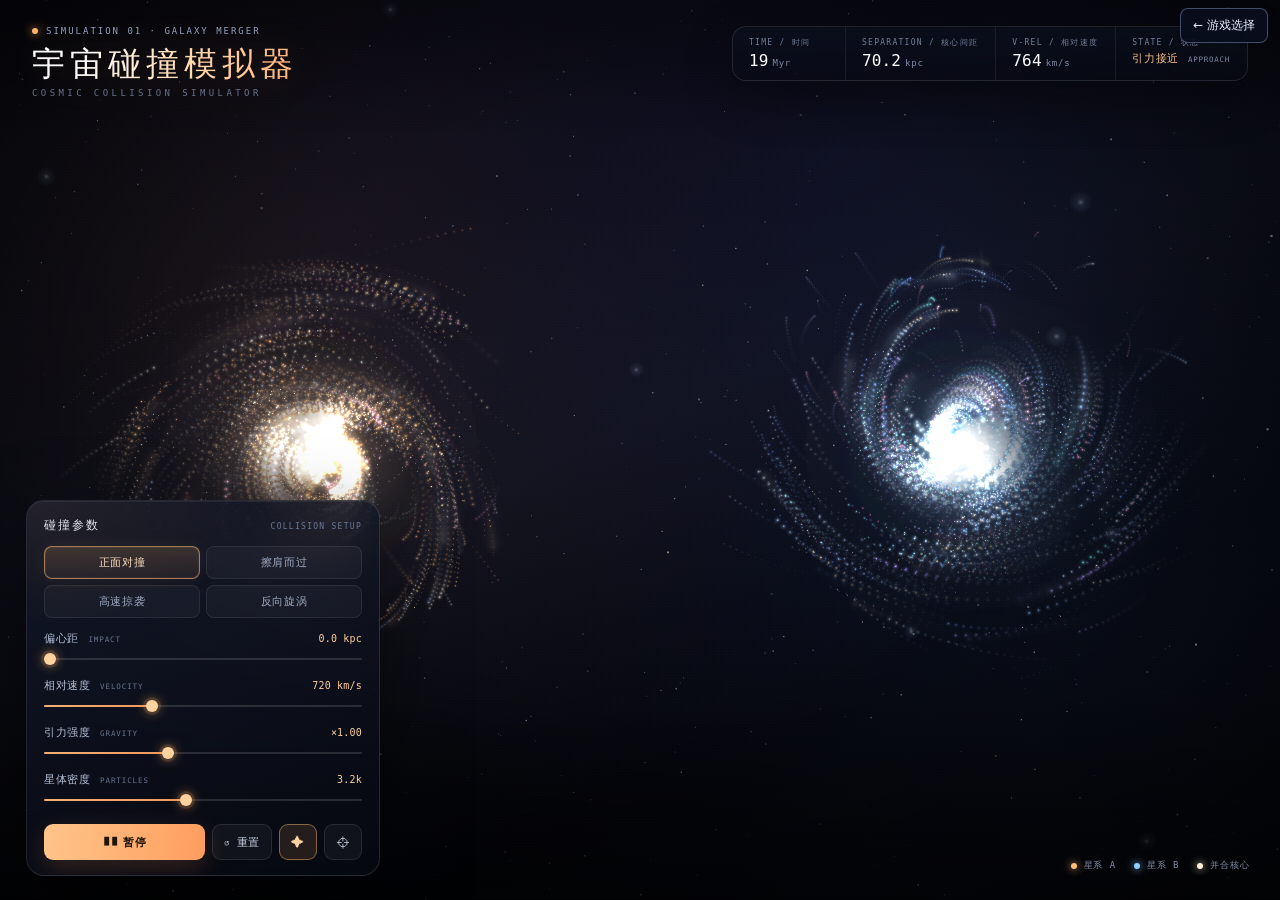
<file: cosmic-collision.html>
<!DOCTYPE html>
<html lang="zh-CN">
<head>
<meta charset="UTF-8">
<meta name="viewport" content="width=device-width, initial-scale=1.0, maximum-scale=1.0, user-scalable=no">
<title>宇宙碰撞模拟器 · Cosmic Collision Simulator</title>
<style>
  * { box-sizing: border-box; }
  :root {
    --ink: #e9eefc;
    --muted: #7f8aa6;
    --line: rgba(255, 255, 255, 0.10);
    --warm: #ffc083;
    --cool: #8fd0ff;
    --mono: "Cascadia Mono", "SFMono-Regular", ui-monospace, "Consolas", monospace;
  }
  html, body { height: 100%; }
  body {
    margin: 0;
    overflow: hidden;
    background: #04060d;
    color: var(--ink);
    font-family: "Inter", "Segoe UI", "PingFang SC", "Microsoft YaHei", sans-serif;
    -webkit-font-smoothing: antialiased;
    user-select: none;
  }
  canvas { display: block; }
  #stage { position: fixed; inset: 0; z-index: 0; }
  #stage canvas { position: absolute; inset: 0; width: 100%; height: 100%; touch-action: none; }
  #bg { z-index: 0; }
  #fx { z-index: 1; }
  .vignette {
    position: fixed; inset: 0; z-index: 2; pointer-events: none;
    background:
      radial-gradient(ellipse at 50% 44%, rgba(0,0,0,0) 40%, rgba(0,0,0,0.58) 100%),
      linear-gradient(180deg, rgba(0,0,0,0.34), transparent 16%, transparent 76%, rgba(0,0,0,0.5));
  }
  .scan {
    position: fixed; inset: 0; z-index: 3; pointer-events: none; opacity: 0.28;
    background-image: repeating-linear-gradient(180deg, rgba(255,255,255,0.028) 0 1px, transparent 1px 3px);
    mix-blend-mode: overlay;
  }

  /* top bar */
  .topbar {
    position: fixed; top: 0; left: 0; right: 0; z-index: 6;
    padding: 26px 32px; display: flex; justify-content: space-between;
    align-items: flex-start; gap: 22px; pointer-events: none;
    animation: fadeDown 1.1s cubic-bezier(.2,.8,.2,1) both;
  }
  .brand { flex: 0 0 auto; }
  .kicker {
    display: flex; align-items: center; gap: 8px;
    font-family: var(--mono); font-size: 9px; letter-spacing: 0.22em; color: #93a0ba;
  }
  .kicker .dot {
    width: 6px; height: 6px; border-radius: 50%; background: #ffb26e;
    box-shadow: 0 0 10px #ff9f4d; animation: pulse 2.4s ease-in-out infinite;
  }
  h1 {
    margin: 10px 0 5px; font-size: clamp(24px, 2.6vw, 34px); font-weight: 300;
    letter-spacing: 0.15em; line-height: 1.1;
    background: linear-gradient(100deg, #ffffff 18%, #ffdcb4 56%, #ffb277 100%);
    -webkit-background-clip: text; background-clip: text; color: transparent;
    filter: drop-shadow(0 0 20px rgba(255, 170, 100, 0.16));
  }
  h1 span { font-weight: 500; }
  .en {
    margin: 0; font-family: var(--mono); font-size: 9px;
    letter-spacing: 0.38em; color: #66728c;
  }
  .telemetry {
    display: flex; align-items: stretch; border-radius: 14px; overflow: hidden;
    background: linear-gradient(180deg, rgba(13,18,32,0.58), rgba(7,10,18,0.38));
    border: 1px solid var(--line); backdrop-filter: blur(18px) saturate(130%);
    box-shadow: 0 16px 50px rgba(0,0,0,0.32);
  }
  .stat {
    min-width: 112px; padding: 10px 17px 11px 16px;
    display: flex; flex-direction: column; gap: 5px;
    border-left: 1px solid rgba(255,255,255,0.07);
  }
  .stat:first-child { border-left: none; }
  .stat .label {
    font-family: var(--mono); font-size: 8px; letter-spacing: 0.16em; color: #727e98;
    white-space: nowrap;
  }
  .stat .value {
    display: flex; align-items: baseline; gap: 4px;
    font-family: var(--mono); font-size: 16px; line-height: 1; color: #fff;
    font-variant-numeric: tabular-nums; letter-spacing: 0.01em; white-space: nowrap;
  }
  .stat .value span { font-size: 9px; color: #7f8aa6; letter-spacing: 0.08em; }
  .stat.state { min-width: 126px; }
  .stat.state .value {
    font-family: "Segoe UI", "PingFang SC", sans-serif;
    font-size: 11px; letter-spacing: 0.06em; color: var(--warm);
  }
  .stat.state .value span {
    font-family: var(--mono); font-size: 7.5px; letter-spacing: 0.1em;
    color: #7f8aa6; margin-left: 5px;
  }

  /* control dock */
  .dock {
    position: fixed; left: 26px; bottom: 24px; width: 354px; z-index: 7;
    padding: 16px 17px 15px; border-radius: 18px;
    border: 1px solid rgba(255,255,255,0.11);
    background: linear-gradient(155deg, rgba(19,24,40,0.84), rgba(7,10,19,0.74));
    backdrop-filter: blur(26px) saturate(130%);
    box-shadow: 0 30px 80px rgba(0,0,0,0.55), inset 0 1px 0 rgba(255,255,255,0.06);
    animation: fadeUp 1s 0.15s cubic-bezier(.2,.8,.2,1) both;
    max-height: calc(100vh - 48px); overflow-y: auto; scrollbar-width: none;
  }
  .dock::-webkit-scrollbar { display: none; }
  .dock::before {
    content: ""; position: absolute; inset: 0; border-radius: 18px; pointer-events: none;
    background: radial-gradient(120% 60% at 0% 0%, rgba(255,178,110,0.08), transparent 55%);
  }
  .dock-head { display: flex; align-items: baseline; gap: 8px; margin-bottom: 12px; }
  .dock-title { font-size: 12px; letter-spacing: 0.18em; color: #dfe7f7; }
  .dock-sub {
    margin-left: auto; font-family: var(--mono); font-size: 8px;
    letter-spacing: 0.16em; color: #6b7894;
  }
  .presets { display: grid; grid-template-columns: 1fr 1fr; gap: 6px; margin-bottom: 14px; }
  .preset {
    appearance: none; font-family: inherit; cursor: pointer;
    border: 1px solid rgba(255,255,255,0.08); border-radius: 8px;
    background: rgba(255,255,255,0.035); color: #9faac2;
    font-size: 11px; letter-spacing: 0.05em; padding: 8px 6px;
    transition: background .2s, border-color .2s, color .2s, box-shadow .2s;
  }
  .preset:hover { border-color: rgba(255,190,120,0.35); color: #ffe0bd; background: rgba(255,190,120,0.06); }
  .preset.active {
    border-color: rgba(255,190,120,0.55); color: #ffe2c4;
    background: linear-gradient(180deg, rgba(255,185,115,0.16), rgba(255,185,115,0.07));
    box-shadow: inset 0 0 0 1px rgba(255,200,140,0.08), 0 0 18px rgba(255,170,90,0.08);
  }
  .field { display: block; margin-bottom: 10px; }
  .field:last-of-type { margin-bottom: 14px; }
  .field-top {
    display: flex; justify-content: space-between; align-items: baseline;
    margin-bottom: 3px; font-size: 10.5px; letter-spacing: 0.06em; color: #b6c1d8;
  }
  .field-top em {
    font-style: normal; font-family: var(--mono); font-size: 7.5px;
    letter-spacing: 0.12em; color: #69758f; margin-left: 6px;
  }
  .val { font-family: var(--mono); font-size: 10px; color: #ffd0a0; letter-spacing: 0.02em; }
  input[type="range"] {
    -webkit-appearance: none; appearance: none;
    display: block; width: 100%; height: 20px; margin: 0; padding: 0;
    background: transparent; cursor: pointer;
  }
  input[type="range"]::-webkit-slider-runnable-track {
    height: 2px; border-radius: 2px;
    background: linear-gradient(90deg,
      rgba(255,184,119,0.95) 0%,
      rgba(255,159,95,0.95) var(--p, 0%),
      rgba(255,255,255,0.13) var(--p, 0%),
      rgba(255,255,255,0.13) 100%);
  }
  input[type="range"]::-webkit-slider-thumb {
    -webkit-appearance: none; appearance: none;
    width: 12px; height: 12px; margin-top: -5px; border-radius: 50%;
    background: #ffd3a0; border: 0;
    box-shadow: 0 0 0 3px rgba(255,180,110,0.12), 0 0 12px rgba(255,170,90,0.7);
  }
  input[type="range"]::-moz-range-track {
    height: 2px; border-radius: 2px; background: rgba(255,255,255,0.13);
  }
  input[type="range"]::-moz-range-progress { height: 2px; border-radius: 2px; background: #ff9f5f; }
  input[type="range"]::-moz-range-thumb {
    width: 12px; height: 12px; border: 0; border-radius: 50%; background: #ffd3a0;
    box-shadow: 0 0 12px rgba(255,170,90,0.7);
  }
  .actions { display: flex; gap: 7px; }
  .btn {
    appearance: none; font-family: inherit; cursor: pointer;
    height: 36px; padding: 0 11px; border-radius: 9px;
    border: 1px solid rgba(255,255,255,0.10); background: rgba(255,255,255,0.045);
    color: #c4cee2; font-size: 11px; letter-spacing: 0.05em;
    display: flex; align-items: center; justify-content: center; gap: 6px;
    transition: background .18s, color .18s, border-color .18s, filter .18s;
  }
  .btn:hover { background: rgba(255,255,255,0.085); color: #fff; }
  .btn.primary {
    flex: 1; border: none; color: #1e1408; font-weight: 600; letter-spacing: 0.08em;
    background: linear-gradient(100deg, #ffc589, #ff9d5f);
    box-shadow: 0 8px 26px rgba(255,150,80,0.18);
  }
  .btn.primary:hover { filter: brightness(1.12); }
  .icon-btn { width: 38px; padding: 0; font-size: 13px; }
  .icon-btn.active {
    color: #ffd2a4; border-color: rgba(255,190,120,0.45);
    background: rgba(255,180,110,0.12);
  }
  .playglyph { font-size: 9px; letter-spacing: -1.5px; }
  .hint {
    position: fixed; bottom: 27px; left: 50%; transform: translateX(-50%);
    z-index: 5; display: flex; gap: 18px; pointer-events: none; white-space: nowrap;
    font-family: var(--mono); font-size: 9px; letter-spacing: 0.16em;
    color: rgba(178,193,220,0.4);
    animation: hintFade 1.2s 9s forwards;
  }
  .hint span + span::before { content: "/"; margin-right: 18px; color: rgba(255,255,255,0.16); }
  .legend {
    position: fixed; right: 30px; bottom: 28px; z-index: 5; pointer-events: none;
    display: flex; gap: 18px; font-family: var(--mono); font-size: 9px;
    letter-spacing: 0.1em; color: #818da6;
    animation: fadeUp 1s 0.4s cubic-bezier(.2,.8,.2,1) both;
  }
  .legend span { display: flex; align-items: center; white-space: nowrap; }
  .legend i {
    width: 6px; height: 6px; border-radius: 50%; margin-right: 7px;
    background: var(--c); box-shadow: 0 0 8px var(--c);
  }
  .legend .white { --c: #fff1d8; }

  @keyframes pulse { 0%,100% { opacity: 1; transform: scale(1); } 50% { opacity: .35; transform: scale(.75); } }
  @keyframes fadeDown { from { opacity: 0; transform: translateY(-12px); } to { opacity: 1; transform: none; } }
  @keyframes fadeUp { from { opacity: 0; transform: translateY(16px); } to { opacity: 1; transform: none; } }
  @keyframes hintFade { to { opacity: 0; } }

  @media (max-width: 760px) {
    .topbar { padding: 16px; flex-direction: column; gap: 12px; }
    h1 { font-size: 21px; margin-top: 7px; }
    .en { font-size: 8px; letter-spacing: .25em; }
    .telemetry { align-self: stretch; }
    .stat { flex: 1; min-width: 0; padding: 9px 10px 10px; }
    .stat .label { font-size: 7.5px; letter-spacing: 0.10em; }
    .lab-en { display: none; }
    .stat .value { font-size: 13px; }
    .stat.state { min-width: 0; }
    .stat.state .value { font-size: 10px; }
    .stat.state .value span { display: none; }
    .dock { left: 12px; right: 12px; bottom: 12px; width: auto; padding: 13px 14px 12px; }
    .presets { gap: 5px; margin-bottom: 11px; }
    .preset { font-size: 10px; padding: 7px 4px; }
    .field { margin-bottom: 8px; }
    .hint, .legend { display: none; }
  }
  @media (max-height: 700px) and (min-width: 761px) {
    .dock { padding: 12px 15px; }
    .presets { margin-bottom: 9px; }
    .field { margin-bottom: 7px; }
  }
</style>
</head>
<body>
<script src="experience-nav.js"></script>
<div id="stage">
  <canvas id="bg"></canvas>
  <canvas id="fx"></canvas>
</div>
<div class="vignette"></div>
<div class="scan"></div>

<header class="topbar">
  <div class="brand">
    <div class="kicker"><span class="dot"></span> SIMULATION 01 · GALAXY MERGER</div>
    <h1>宇宙<span>碰撞</span>模拟器</h1>
    <p class="en">COSMIC COLLISION SIMULATOR</p>
  </div>
  <div class="telemetry">
    <div class="stat">
      <span class="label"><span class="lab-en">TIME / </span>时间</span>
      <span class="value" id="statTime">0 <span>Myr</span></span>
    </div>
    <div class="stat">
      <span class="label"><span class="lab-en">SEPARATION / </span>核心间距</span>
      <span class="value" id="statSep">79.2 <span>kpc</span></span>
    </div>
    <div class="stat">
      <span class="label"><span class="lab-en">V-REL / </span>相对速度</span>
      <span class="value" id="statSpeed">720 <span>km/s</span></span>
    </div>
    <div class="stat state">
      <span class="label"><span class="lab-en">STATE / </span>状态</span>
      <span class="value" id="statState">引力接近 <span>APPROACH</span></span>
    </div>
  </div>
</header>

<aside class="dock" id="dock">
  <div class="dock-head">
    <span class="dock-title">碰撞参数</span>
    <span class="dock-sub">COLLISION SETUP</span>
  </div>

  <div class="presets">
    <button class="preset active" data-preset="headon">正面对撞</button>
    <button class="preset" data-preset="graze">擦肩而过</button>
    <button class="preset" data-preset="fast">高速掠袭</button>
    <button class="preset" data-preset="retro">反向旋涡</button>
  </div>

  <label class="field">
    <span class="field-top"><span>偏心距 <em>IMPACT</em></span><span class="val" id="bVal">0.0 kpc</span></span>
    <input id="impact" type="range" min="0" max="380" step="2" value="0" aria-label="碰撞偏心距">
  </label>
  <label class="field">
    <span class="field-top"><span>相对速度 <em>VELOCITY</em></span><span class="val" id="vVal">720 km/s</span></span>
    <input id="relV" type="range" min="25" max="130" step="1" value="60" aria-label="相对速度">
  </label>
  <label class="field">
    <span class="field-top"><span>引力强度 <em>GRAVITY</em></span><span class="val" id="gVal">×1.00</span></span>
    <input id="gravity" type="range" min="0.5" max="1.8" step="0.05" value="1" aria-label="引力强度">
  </label>
  <label class="field">
    <span class="field-top"><span>星体密度 <em>PARTICLES</em></span><span class="val" id="nVal">3.2k</span></span>
    <input id="density" type="range" min="800" max="2600" step="200" value="1600" aria-label="星体数量">
  </label>

  <div class="actions">
    <button class="btn primary" id="play"><span class="playglyph" id="playIcon">❚❚</span><span id="playLabel">暂停</span></button>
    <button class="btn" id="reset"><span>↺</span>重置</button>
    <button class="btn icon-btn active" id="trail" title="星轨拖影" aria-label="切换星轨">✦</button>
    <button class="btn icon-btn" id="view" title="重置视角" aria-label="重置视角">⌖</button>
  </div>
</aside>

<div class="hint">
  <span>拖拽平移</span><span>滚轮缩放</span><span>空格暂停</span><span>R 重置</span>
</div>
<div class="legend">
  <span><i style="--c:#ffbd7a"></i>星系 A</span>
  <span><i style="--c:#8fd0ff"></i>星系 B</span>
  <span><i class="white"></i>并合核心</span>
</div>

<script>
(function () {
  'use strict';

  const TAU = Math.PI * 2;
  const $ = (id) => document.getElementById(id);
  const bgCanvas = $('bg');
  const fxCanvas = $('fx');
  const bg = bgCanvas.getContext('2d');
  const fx = fxCanvas.getContext('2d');

  let W = 0, H = 0, DPR = 1, baseScale = 1, homeY = 0;
  const CAM = { x: 0, y: 0, zoom: 1 };

  const A_CORE = 62;
  const A2 = A_CORE * A_CORE;
  const CORE_MASS = 900000;
  const SEP = 880;

  const state = {
    running: true,
    t: 0,
    particles: [],
    cores: [],
    bursts: [],
    effects: [],
    G: 1,
    impact: 0,
    relV: 60,
    spinB: 1,
    count: 1600,
    merged: false,
    trail: true,
    shake: 0,
    passCount: 0,
    trend: 'in',
    lastSep: SEP,
    minSep: SEP,
    dirty: true,
    fade: 0.07
  };

  const PAL_A = [
    { c: [255, 214, 158], w: 0.22 },
    { c: [255, 190, 118], w: 0.22 },
    { c: [255, 236, 210], w: 0.18 },
    { c: [255, 160, 96], w: 0.12 },
    { c: [255, 150, 200], w: 0.08 },
    { c: [188, 208, 255], w: 0.10 },
    { c: [255, 250, 240], w: 0.08 }
  ];
  const PAL_B = [
    { c: [204, 232, 255], w: 0.23 },
    { c: [150, 196, 255], w: 0.24 },
    { c: [104, 150, 255], w: 0.13 },
    { c: [126, 240, 255], w: 0.14 },
    { c: [178, 142, 255], w: 0.09 },
    { c: [255, 226, 186], w: 0.10 },
    { c: [255, 160, 205], w: 0.07 }
  ];
  const BURST_PAL = [
    { c: [255, 246, 224], w: 0.34 },
    { c: [255, 204, 138], w: 0.22 },
    { c: [255, 160, 110], w: 0.12 },
    { c: [160, 219, 255], w: 0.20 },
    { c: [255, 176, 210], w: 0.12 }
  ];

  function weightedPick(pal) {
    let roll = Math.random();
    for (let i = 0; i < pal.length; i++) {
      if (roll < pal[i].w) return pal[i].c;
      roll -= pal[i].w;
    }
    return pal[pal.length - 1].c;
  }

  function gauss() {
    let u = 0, v = 0;
    while (u === 0) u = Math.random();
    while (v === 0) v = Math.random();
    return Math.sqrt(-2 * Math.log(u)) * Math.cos(TAU * v);
  }

  const clamp = (v, a, b) => Math.min(b, Math.max(a, v));

  /* ---------------- sprites ---------------- */

  const spriteCache = new Map();
  function getSprite(c) {
    const key = c[0] + '_' + c[1] + '_' + c[2];
    let s = spriteCache.get(key);
    if (s) return s;
    const size = 64;
    s = document.createElement('canvas');
    s.width = size;
    s.height = size;
    const g = s.getContext('2d');
    const grd = g.createRadialGradient(32, 32, 0, 32, 32, 32);
    grd.addColorStop(0, 'rgba(255,255,255,0.98)');
    grd.addColorStop(0.10, 'rgba(' + c[0] + ',' + c[1] + ',' + c[2] + ',0.92)');
    grd.addColorStop(0.30, 'rgba(' + c[0] + ',' + c[1] + ',' + c[2] + ',0.34)');
    grd.addColorStop(0.60, 'rgba(' + c[0] + ',' + c[1] + ',' + c[2] + ',0.08)');
    grd.addColorStop(1, 'rgba(' + c[0] + ',' + c[1] + ',' + c[2] + ',0)');
    g.fillStyle = grd;
    g.beginPath();
    g.arc(32, 32, 32, 0, TAU);
    g.fill();
    spriteCache.set(key, s);
    return s;
  }

  /* ---------------- background ---------------- */

  function drawBackground() {
    bg.clearRect(0, 0, W, H);
    const base = bg.createLinearGradient(0, 0, W * 0.35, H);
    base.addColorStop(0, '#050710');
    base.addColorStop(0.52, '#080b17');
    base.addColorStop(1, '#04050b');
    bg.fillStyle = base;
    bg.fillRect(0, 0, W, H);

    const nebula = (x, y, r, color) => {
      const g = bg.createRadialGradient(x, y, 0, x, y, r);
      g.addColorStop(0, color);
      g.addColorStop(0.55, color.replace(/[\d.]+\)$/, '0.018)'));
      g.addColorStop(1, 'rgba(0,0,0,0)');
      bg.fillStyle = g;
      bg.fillRect(x - r, y - r, r * 2, r * 2);
    };
    nebula(W * 0.20, H * 0.34, W * 0.50, 'rgba(255,150,82,0.075)');
    nebula(W * 0.83, H * 0.62, W * 0.55, 'rgba(80,140,255,0.070)');
    nebula(W * 0.52, H * 0.02, W * 0.62, 'rgba(118,76,200,0.055)');

    // faint galactic band
    bg.save();
    bg.translate(W * 0.5, H * 0.5);
    bg.rotate(-0.42);
    const band = bg.createLinearGradient(0, -H * 0.34, 0, H * 0.34);
    band.addColorStop(0, 'rgba(120,150,220,0)');
    band.addColorStop(0.45, 'rgba(150,175,235,0.035)');
    band.addColorStop(0.55, 'rgba(200,190,230,0.028)');
    band.addColorStop(1, 'rgba(120,150,220,0)');
    bg.fillStyle = band;
    bg.fillRect(-W * 0.8, -H * 0.34, W * 1.6, H * 0.68);
    bg.restore();

    const starCount = Math.round((W * H) / 2300);
    for (let i = 0; i < starCount; i++) {
      const x = Math.random() * W;
      const y = Math.random() * H;
      const s = Math.random() < 0.9 ? 0.6 + Math.random() * 0.8 : 1.2 + Math.random() * 1.1;
      const a = 0.12 + Math.random() * 0.55;
      const tint = Math.random();
      bg.fillStyle = tint < 0.72
        ? 'rgba(210,225,255,' + a + ')'
        : (tint < 0.9 ? 'rgba(255,226,190,' + a + ')' : 'rgba(160,205,255,' + a + ')');
      bg.fillRect(x, y, s, s);
    }

    for (let i = 0; i < 11; i++) {
      const x = Math.random() * W;
      const y = Math.random() * H;
      const r = 5 + Math.random() * 11;
      const g = bg.createRadialGradient(x, y, 0, x, y, r);
      g.addColorStop(0, 'rgba(235,245,255,0.34)');
      g.addColorStop(0.28, 'rgba(190,220,255,0.10)');
      g.addColorStop(1, 'rgba(150,190,255,0)');
      bg.fillStyle = g;
      bg.fillRect(x - r, y - r, r * 2, r * 2);
    }
  }

  /* ---------------- simulation setup ---------------- */

  function enclosedMass(r) {
    const r2 = r * r;
    return CORE_MASS * (r * r2) / Math.pow(r2 + A2, 1.5);
  }

  function circSpeed(r) {
    return Math.sqrt(state.G * enclosedMass(r) / Math.max(r, 1));
  }

  function createGalaxy(core, n, spin, pal, phase) {
    for (let i = 0; i < n; i++) {
      const roll = Math.random();
      let r, theta, vt, vr, size, alpha, dust = false;

      if (roll < 0.15) {
        // bulge — pressure supported and warm
        r = 2.5 + Math.abs(gauss()) * 25;
        theta = Math.random() * TAU;
        const vc = circSpeed(r);
        vt = vc * (0.35 + Math.random() * 0.30) * spin;
        vr = vc * gauss() * 0.38;
        size = 0.85 + Math.pow(Math.random(), 2) * 2.4;
        alpha = 0.55 + Math.random() * 0.40;
        if (Math.random() < 0.09) { size *= 1.6; alpha = 0.95; }
      } else if (roll < 0.21) {
        // sparse halo
        r = 145 + Math.random() * 135;
        theta = Math.random() * TAU;
        const vc = circSpeed(r);
        vt = vc * (0.45 + Math.random() * 0.30) * spin;
        vr = vc * gauss() * 0.30;
        size = 0.7 + Math.random() * 1.5;
        alpha = 0.22 + Math.random() * 0.35;
      } else {
        // exponential disk with three logarithmic arms
        r = 18 - Math.log(1 - Math.random()) * 70;
        if (r > 238) r = 238 - Math.random() * 26;
        const arm = Math.floor(Math.random() * 3);
        theta = arm * TAU / 3 + Math.log((r + 12) / 26) * 2.95 * spin
          + gauss() * 0.30 + phase + (Math.random() - 0.5) * 0.22;
        const vc = circSpeed(r);
        vt = vc * (0.94 + Math.random() * 0.09);
        vr = vc * gauss() * 0.035;
        dust = Math.random() < 0.14;
        if (dust) {
          size = 3.4 + Math.random() * 7.5;
          alpha = 0.055 + Math.random() * 0.045;
        } else {
          size = 0.62 + Math.pow(Math.random(), 2) * 1.85;
          alpha = 0.38 + Math.random() * 0.48;
          if (Math.random() < 0.022) { size *= 1.75; alpha = 0.95; }
        }
      }

      const cos = Math.cos(theta);
      const sin = Math.sin(theta);
      const tx = -sin * spin;
      const ty = cos * spin;
      state.particles.push({
        x: core.x + cos * r,
        y: core.y + sin * r,
        vx: core.vx + tx * vt + cos * vr,
        vy: core.vy + ty * vt + sin * vr,
        s: size,
        a: alpha,
        c: weightedPick(pal),
        dust: dust
      });
    }
  }

  function resetSim() {
    state.t = 0;
    state.merged = false;
    state.passCount = 0;
    state.trend = 'in';
    state.shake = 0;
    state.effects.length = 0;
    state.particles.length = 0;
    state.bursts.length = 0;

    const b = state.impact;
    const v = state.relV;
    const a = {
      x: -SEP / 2, y: -b / 2, vx: v / 2, vy: 0,
      m: CORE_MASS, c: [255, 204, 140], a2: A2
    };
    const bb = {
      x: SEP / 2, y: b / 2, vx: -v / 2, vy: 0,
      m: CORE_MASS, c: [142, 205, 255], a2: A2
    };
    state.cores = [a, bb];
    createGalaxy(a, state.count, 1, PAL_A, 0.35);
    createGalaxy(bb, state.count, state.spinB, PAL_B, 2.05);

    state.lastSep = Math.hypot(bb.x - a.x, bb.y - a.y);
    state.minSep = state.lastSep;
    state.dirty = true;
    fx.clearRect(0, 0, W, H);
    updateHUD();
  }

  /* ---------------- physics ---------------- */

  function addRing(x, y, maxR, color, life) {
    state.effects.push({ kind: 'ring', x: x, y: y, r: 8, maxR: maxR, color: color, life: life, life0: life });
  }

  function spawnBurst(x, y, n) {
    for (let i = 0; i < n; i++) {
      const ang = Math.random() * TAU;
      const sp = 24 + Math.pow(Math.random(), 1.4) * 170;
      const off = 4 + Math.random() * 34;
      state.bursts.push({
        x: x + Math.cos(ang) * off,
        y: y + Math.sin(ang) * off,
        vx: Math.cos(ang) * sp,
        vy: Math.sin(ang) * sp,
        s: 0.5 + Math.random() * 1.5,
        a: 0.55 + Math.random() * 0.35,
        c: weightedPick(BURST_PAL),
        life: 1.5 + Math.random() * 1.7
      });
    }
  }

  function mergeCores() {
    const a = state.cores[0];
    const b = state.cores[1];
    const m = a.m + b.m;
    const x = (a.x * a.m + b.x * b.m) / m;
    const y = (a.y * a.m + b.y * b.m) / m;
    const vx = (a.vx * a.m + b.vx * b.m) / m;
    const vy = (a.vy * a.m + b.vy * b.m) / m;
    state.cores = [{ x: x, y: y, vx: vx, vy: vy, m: m, c: [255, 232, 200], merged: true, a2: 100 * 100 }];
    state.merged = true;
    state.shake = 22;

    // violent relaxation: heat the stellar orbits so the remnant is a puffy elliptical
    const ps = state.particles;
    for (let i = 0; i < ps.length; i++) {
      const p = ps[i];
      p.vx = vx + (p.vx - vx) * 1.04 + gauss() * 8;
      p.vy = vy + (p.vy - vy) * 1.04 + gauss() * 8;
    }

    addRing(x, y, 860, '255,219,178', 1.55);
    addRing(x, y, 540, '158,220,255', 1.05);
    spawnBurst(x, y, 180);
  }

  function step(dt) {
    const cores = state.cores;

    if (cores.length === 2) {
      const a = cores[0];
      const b = cores[1];
      const dx = b.x - a.x;
      const dy = b.y - a.y;
      const d2 = dx * dx + dy * dy;
      const d = Math.sqrt(d2) || 0.001;
      const f = state.G / Math.pow(d2 + A2, 1.5);

      a.vx += dx * f * b.m * dt;
      a.vy += dy * f * b.m * dt;
      b.vx -= dx * f * a.m * dt;
      b.vy -= dy * f * a.m * dt;

      // mild dynamical friction, lets bound pairs spiral together
      const damp = 0.05 * Math.exp(-d / 280);
      const rvx = a.vx - b.vx;
      const rvy = a.vy - b.vy;
      a.vx -= rvx * damp * dt;
      a.vy -= rvy * damp * dt;
      b.vx += rvx * damp * dt;
      b.vy += rvy * damp * dt;

      a.x += a.vx * dt;
      a.y += a.vy * dt;
      b.x += b.vx * dt;
      b.y += b.vy * dt;

      if (dx * dx + dy * dy < 22 * 22) mergeCores();
    }

    const cs = state.cores;
    const particles = state.particles;
    for (let i = 0; i < particles.length; i++) {
      const p = particles[i];
      let ax = 0, ay = 0;
      for (let k = 0; k < cs.length; k++) {
        const c = cs[k];
        const dx = c.x - p.x;
        const dy = c.y - p.y;
        const d2 = dx * dx + dy * dy;
        const inv = state.G * c.m / Math.pow(d2 + c.a2, 1.5);
        ax += dx * inv;
        ay += dy * inv;
      }
      p.vx += ax * dt;
      p.vy += ay * dt;
      p.x += p.vx * dt;
      p.y += p.vy * dt;
    }

    // short-lived merger sparks
    const bursts = state.bursts;
    for (let i = bursts.length - 1; i >= 0; i--) {
      const p = bursts[i];
      let ax = 0, ay = 0;
      for (let k = 0; k < cs.length; k++) {
        const c = cs[k];
        const dx = c.x - p.x;
        const dy = c.y - p.y;
        const d2 = dx * dx + dy * dy;
        const inv = state.G * c.m / Math.pow(d2 + c.a2, 1.5);
        ax += dx * inv;
        ay += dy * inv;
      }
      p.vx += ax * dt;
      p.vy += ay * dt;
      p.x += p.vx * dt;
      p.y += p.vy * dt;
      p.life -= dt * 0.52;
      if (p.life <= 0) bursts.splice(i, 1);
    }

    state.t += dt;

    if (state.cores.length === 2) {
      const a = state.cores[0];
      const b = state.cores[1];
      const sep = Math.hypot(b.x - a.x, b.y - a.y);
      if (state.trend === 'in' && sep > state.lastSep + 0.08) {
        state.trend = 'out';
        state.passCount++;
        if (state.lastSep < 250) {
          addRing((a.x + b.x) / 2, (a.y + b.y) / 2, 300, '255,207,164', 0.7);
          state.shake = Math.max(state.shake, 5);
        }
      } else if (state.trend === 'out' && sep < state.lastSep - 0.08) {
        state.trend = 'in';
      }
      state.lastSep = sep;
      state.minSep = Math.min(state.minSep, sep);
    }

    for (let i = state.effects.length - 1; i >= 0; i--) {
      const e = state.effects[i];
      e.life -= dt * (e.kind === 'ring' ? 0.52 : 1.4);
      if (e.kind === 'ring') {
        e.r += (e.maxR - e.r) * 2.6 * dt + 22 * dt;
      }
      if (e.life <= 0) state.effects.splice(i, 1);
    }

    state.shake *= Math.exp(-3.2 * dt);
    if (state.shake < 0.05) state.shake = 0;
  }

  /* ---------------- render ---------------- */

  function drawScene() {
    const S = baseScale * CAM.zoom;
    const shake = state.shake;
    const ox = (Math.random() - 0.5) * shake;
    const oy = (Math.random() - 0.5) * shake;
    const originX = W / 2 - CAM.x * S + ox;
    const originY = H / 2 - CAM.y * S + oy;
    const particles = state.particles;
    const margin = 90;

    fx.globalCompositeOperation = 'lighter';

    // diffuse nebular dust
    for (let i = 0; i < particles.length; i++) {
      const p = particles[i];
      if (!p.dust) continue;
      const px = p.x * S + originX;
      const py = p.y * S + originY;
      if (px < -margin || py < -margin || px > W + margin || py > H + margin) continue;
      const size = p.s * 3.9 * S;
      fx.globalAlpha = p.a;
      fx.drawImage(getSprite(p.c), px - size / 2, py - size / 2, size, size);
    }

    // stars
    for (let i = 0; i < particles.length; i++) {
      const p = particles[i];
      if (p.dust) continue;
      const px = p.x * S + originX;
      const py = p.y * S + originY;
      if (px < -margin || py < -margin || px > W + margin || py > H + margin) continue;
      const size = p.s * 4.4 * S;
      fx.globalAlpha = p.a;
      fx.drawImage(getSprite(p.c), px - size / 2, py - size / 2, size, size);
    }

    // merger sparks — brief, additive and fading
    for (let i = 0; i < state.bursts.length; i++) {
      const p = state.bursts[i];
      const px = p.x * S + originX;
      const py = p.y * S + originY;
      if (px < -margin || py < -margin || px > W + margin || py > H + margin) continue;
      const size = p.s * 4.6 * S;
      fx.globalAlpha = p.a * Math.min(1, p.life * 1.4);
      fx.drawImage(getSprite(p.c), px - size / 2, py - size / 2, size, size);
    }

    // galactic cores
    for (let k = 0; k < state.cores.length; k++) {
      const c = state.cores[k];
      const px = c.x * S + originX;
      const py = c.y * S + originY;
      const pulse = c.merged ? 1 + 0.05 * Math.sin(state.t * 4) : 1 + 0.035 * Math.sin(state.t * 6 + k);
      const big = (c.merged ? 146 : 108) * S * pulse;
      fx.globalAlpha = 0.085;
      fx.drawImage(getSprite(c.c), px - big * 1.8, py - big * 1.8, big * 3.6, big * 3.6);
      fx.globalAlpha = 0.46;
      fx.drawImage(getSprite(c.c), px - big / 2, py - big / 2, big, big);
      fx.globalAlpha = 0.40;
      const inner = big * 0.20;
      fx.drawImage(getSprite([255, 248, 235]), px - inner / 2, py - inner / 2, inner, inner);
    }

    // shock rings
    for (let i = 0; i < state.effects.length; i++) {
      const e = state.effects[i];
      const px = e.x * S + originX;
      const py = e.y * S + originY;
      const life = Math.max(0, e.life / e.life0);
      fx.globalAlpha = life * 0.55;
      fx.strokeStyle = 'rgba(' + e.color + ',' + (life * 0.55).toFixed(3) + ')';
      fx.lineWidth = 1 + life * 2.4;
      fx.beginPath();
      fx.arc(px, py, Math.max(1, e.r * S), 0, TAU);
      fx.stroke();
      fx.globalAlpha = life * 0.22;
      fx.lineWidth = 5 + life * 8;
      fx.beginPath();
      fx.arc(px, py, Math.max(1, e.r * S * 0.94), 0, TAU);
      fx.stroke();
    }

    fx.globalAlpha = 1;
    fx.globalCompositeOperation = 'source-over';
  }

  function renderFrame(dtReal) {
    if (state.trail) {
      if (dtReal > 0) {
        state.fade = clamp(1 - Math.exp(-dtReal * 4.1), 0.025, 0.16);
      }
      fx.globalCompositeOperation = 'destination-out';
      fx.fillStyle = 'rgba(0,0,0,' + state.fade.toFixed(4) + ')';
      fx.fillRect(0, 0, W, H);
    } else {
      fx.clearRect(0, 0, W, H);
    }
    drawScene();
  }

  /* ---------------- HUD / UI ---------------- */

  function updateHUD() {
    const cores = state.cores;
    let sep = 0;
    let relSpeed = 0;
    if (cores.length === 2) {
      sep = Math.hypot(cores[1].x - cores[0].x, cores[1].y - cores[0].y);
      relSpeed = Math.hypot(cores[0].vx - cores[1].vx, cores[0].vy - cores[1].vy);
    }

    $('statTime').innerHTML = Math.round(state.t * 12) + ' <span>Myr</span>';
    $('statSep').innerHTML = (sep * 0.09).toFixed(1) + ' <span>kpc</span>';
    $('statSpeed').innerHTML = Math.round(relSpeed * 12) + ' <span>km/s</span>';

    let label = '引力接近';
    let en = 'APPROACH';
    if (state.merged) {
      label = '并合遗迹';
      en = 'REMNANT';
    } else if (sep < 150) {
      label = '潮汐撕裂';
      en = 'TIDAL';
    } else if (state.trend === 'out') {
      label = '潮汐分离';
      en = 'RECEDING';
    } else if (state.passCount > 0) {
      label = '再次接近';
      en = 'RETURN';
    }
    $('statState').innerHTML = label + ' <span>' + en + '</span>';
  }

  function updatePlayUI() {
    $('playLabel').textContent = state.running ? '暂停' : '播放';
    $('playIcon').textContent = state.running ? '❚❚' : '▶';
  }

  function setPresetActive(id) {
    document.querySelectorAll('.preset').forEach(function (b) {
      b.classList.toggle('active', b.getAttribute('data-preset') === id);
    });
  }

  function paintRange(input) {
    const min = parseFloat(input.min);
    const max = parseFloat(input.max);
    const p = ((parseFloat(input.value) - min) / (max - min)) * 100;
    input.style.setProperty('--p', p + '%');
  }

  function syncLabels() {
    $('bVal').textContent = (state.impact * 0.09).toFixed(1) + ' kpc';
    $('vVal').textContent = Math.round(state.relV * 12) + ' km/s';
    $('gVal').textContent = '×' + state.G.toFixed(2);
    $('nVal').textContent = ((state.count * 2) / 1000).toFixed(1) + 'k';
  }

  const PRESETS = {
    headon: { b: 0, v: 60, spin: 1 },
    graze: { b: 300, v: 55, spin: 1 },
    fast: { b: 200, v: 115, spin: 1 },
    retro: { b: 120, v: 65, spin: -1 }
  };

  const impactInput = $('impact');
  const relVInput = $('relV');
  const gravityInput = $('gravity');
  const densityInput = $('density');

  function applyPreset(id) {
    const p = PRESETS[id];
    if (!p) return;
    state.impact = p.b;
    state.relV = p.v;
    state.spinB = p.spin;
    impactInput.value = p.b;
    relVInput.value = p.v;
    paintRange(impactInput);
    paintRange(relVInput);
    syncLabels();
    setPresetActive(id);
    state.running = true;
    resetSim();
    updatePlayUI();
  }

  document.querySelectorAll('.preset').forEach(function (btn) {
    btn.addEventListener('click', function () {
      applyPreset(btn.getAttribute('data-preset'));
    });
  });

  impactInput.addEventListener('input', function () {
    state.impact = parseFloat(impactInput.value);
    paintRange(impactInput);
    syncLabels();
    setPresetActive(null);
  });
  impactInput.addEventListener('change', function () {
    resetSim();
  });

  relVInput.addEventListener('input', function () {
    state.relV = parseFloat(relVInput.value);
    paintRange(relVInput);
    syncLabels();
    setPresetActive(null);
  });
  relVInput.addEventListener('change', function () {
    resetSim();
  });

  gravityInput.addEventListener('input', function () {
    state.G = parseFloat(gravityInput.value);
    paintRange(gravityInput);
    syncLabels();
  });

  densityInput.addEventListener('input', function () {
    state.count = parseInt(densityInput.value, 10);
    paintRange(densityInput);
    syncLabels();
  });
  densityInput.addEventListener('change', function () {
    resetSim();
  });

  $('play').addEventListener('click', function () {
    state.running = !state.running;
    if (state.running) state.dirty = false;
    updatePlayUI();
  });

  $('reset').addEventListener('click', function () {
    state.running = true;
    resetSim();
    updatePlayUI();
  });

  $('trail').addEventListener('click', function () {
    state.trail = !state.trail;
    this.classList.toggle('active', state.trail);
    if (!state.trail) fx.clearRect(0, 0, W, H);
    state.dirty = true;
  });

  $('view').addEventListener('click', resetView);

  /* ---------------- camera interactions ---------------- */

  function resetView() {
    CAM.x = 0;
    CAM.y = homeY;
    CAM.zoom = 1;
    state.dirty = true;
  }

  function zoomAt(cx, cy, factor) {
    const S = baseScale * CAM.zoom;
    const wx = (cx - W / 2) / S + CAM.x;
    const wy = (cy - H / 2) / S + CAM.y;
    CAM.zoom = clamp(CAM.zoom * factor, 0.45, 3.2);
    const S2 = baseScale * CAM.zoom;
    CAM.x = wx - (cx - W / 2) / S2;
    CAM.y = wy - (cy - H / 2) / S2;
    state.dirty = true;
  }

  window.addEventListener('wheel', function (e) {
    if (e.target.closest && e.target.closest('.dock')) return;
    e.preventDefault();
    zoomAt(e.clientX, e.clientY, Math.exp(-e.deltaY * 0.0012));
  }, { passive: false });

  const pointers = new Map();
  let dragging = false;
  let lastPX = 0, lastPY = 0;
  let pinchDist = 0;

  window.addEventListener('pointerdown', function (e) {
    if (e.target.closest && e.target.closest('.dock')) return;
    pointers.set(e.pointerId, { x: e.clientX, y: e.clientY });
    if (pointers.size === 1) {
      dragging = true;
      lastPX = e.clientX;
      lastPY = e.clientY;
      pinchDist = 0;
    } else if (pointers.size === 2) {
      const pts = Array.from(pointers.values());
      pinchDist = Math.hypot(pts[0].x - pts[1].x, pts[0].y - pts[1].y);
      dragging = false;
    }
  });

  window.addEventListener('pointermove', function (e) {
    const p = pointers.get(e.pointerId);
    if (!p) return;
    p.x = e.clientX;
    p.y = e.clientY;

    if (pointers.size >= 2) {
      const pts = Array.from(pointers.values());
      const d = Math.hypot(pts[0].x - pts[1].x, pts[0].y - pts[1].y);
      if (pinchDist > 0 && d > 0) {
        const midX = (pts[0].x + pts[1].x) / 2;
        const midY = (pts[0].y + pts[1].y) / 2;
        zoomAt(midX, midY, d / pinchDist);
      }
      pinchDist = d;
      return;
    }

    if (!dragging) return;
    const S = baseScale * CAM.zoom;
    CAM.x -= (e.clientX - lastPX) / S;
    CAM.y -= (e.clientY - lastPY) / S;
    lastPX = e.clientX;
    lastPY = e.clientY;
    state.dirty = true;
  });

  function endPointer(e) {
    pointers.delete(e.pointerId);
    pinchDist = 0;
    if (pointers.size === 0) dragging = false;
    else if (pointers.size === 1) {
      const p = Array.from(pointers.values())[0];
      lastPX = p.x;
      lastPY = p.y;
      dragging = true;
    }
  }
  window.addEventListener('pointerup', endPointer);
  window.addEventListener('pointercancel', endPointer);

  window.addEventListener('dblclick', function (e) {
    if (e.target.closest && e.target.closest('.dock')) return;
    resetView();
  });

  window.addEventListener('keydown', function (e) {
    if (e.code === 'Space') {
      e.preventDefault();
      state.running = !state.running;
      updatePlayUI();
    } else if (e.key === 'r' || e.key === 'R') {
      state.running = true;
      resetSim();
      updatePlayUI();
    }
  });

  /* ---------------- resize + loop ---------------- */

  function resize() {
    W = window.innerWidth;
    H = window.innerHeight;
    DPR = Math.min(window.devicePixelRatio || 1, 2);
    [bgCanvas, fxCanvas].forEach(function (canvas) {
      canvas.width = Math.round(W * DPR);
      canvas.height = Math.round(H * DPR);
      canvas.style.width = W + 'px';
      canvas.style.height = H + 'px';
    });
    bg.setTransform(DPR, 0, 0, DPR, 0, 0);
    fx.setTransform(DPR, 0, 0, DPR, 0, 0);

    const fitW = W < 760 ? W * 1.02 : W * 0.86;
    const fitH = W < 760 ? H * 0.62 : H * 0.84;
    baseScale = clamp(Math.min(fitW / 1360, fitH / 900), 0.24, 1.2);
    homeY = W < 760 ? (H * 0.07) / baseScale : 0;
    CAM.zoom = 1;
    CAM.x = 0;
    CAM.y = homeY;

    drawBackground();
    fx.clearRect(0, 0, W, H);
    state.dirty = true;
  }

  window.addEventListener('resize', resize);

  let lastTime = performance.now();
  let acc = 0;
  let hudClock = 0;

  function loop(now) {
    requestAnimationFrame(loop);
    const raw = (now - lastTime) / 1000;
    lastTime = now;
    const dtReal = Math.min(0.05, raw);

    if (state.running) {
      acc += dtReal * 60;
      let iterations = 0;
      while (acc >= 1 && iterations < 4) {
        step(0.045);
        acc -= 1;
        iterations++;
      }
      if (iterations === 4) acc = 0;
      renderFrame(dtReal);

      hudClock += dtReal;
      if (hudClock > 0.12) {
        updateHUD();
        hudClock = 0;
      }
    } else if (state.dirty) {
      fx.clearRect(0, 0, W, H);
      drawScene();
      state.dirty = false;
    }
  }

  /* ---------------- boot ---------------- */

  [impactInput, relVInput, gravityInput, densityInput].forEach(paintRange);
  syncLabels();
  resize();
  resetSim();
  state.running = true;
  updatePlayUI();
  requestAnimationFrame(function (t) {
    lastTime = t;
    requestAnimationFrame(loop);
  });
})();
</script>
</body>
</html>
</file>
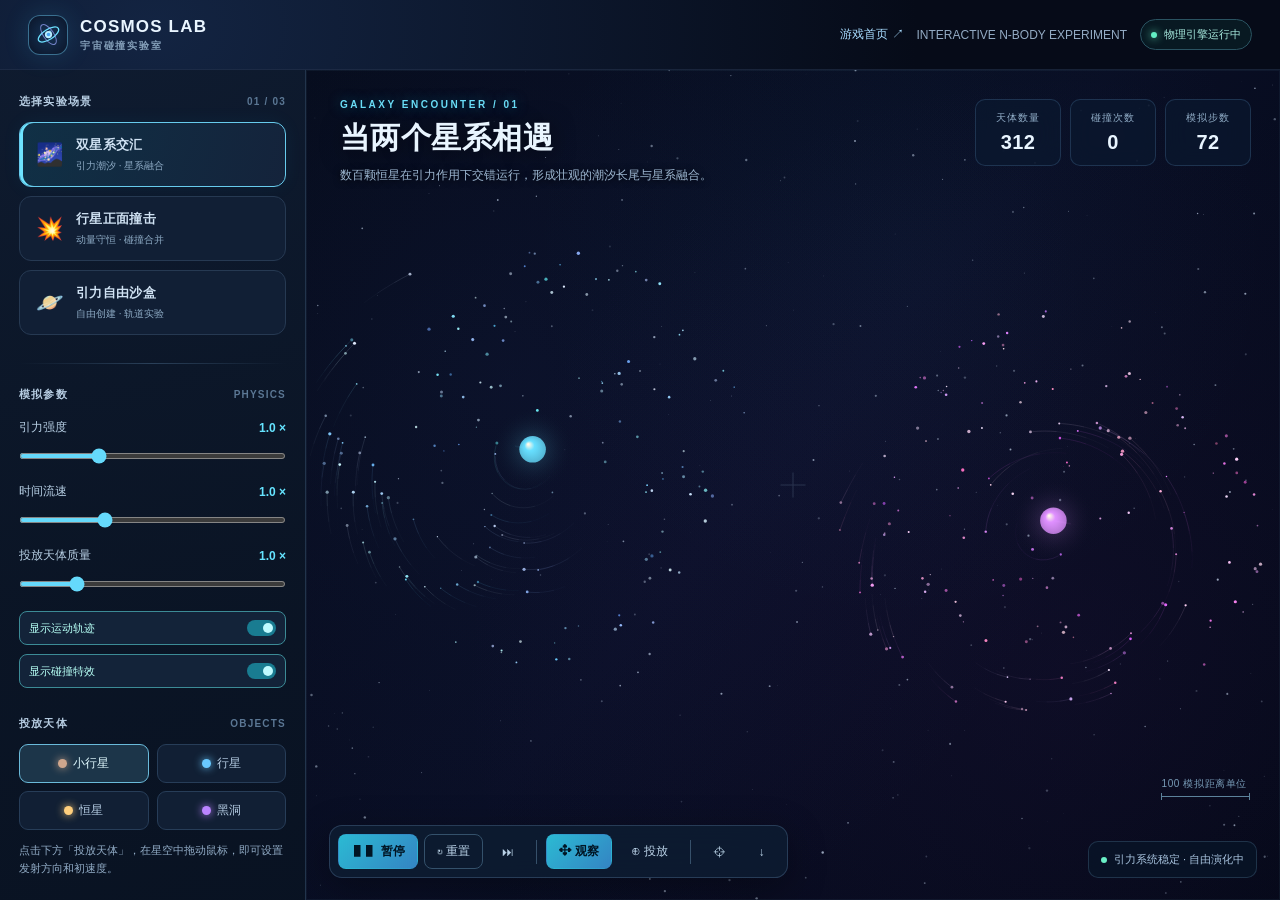
<file: cosmos_collision_lab.html>
<!doctype html>
<html lang="zh-CN">
<head>
<meta charset="utf-8">
<meta name="viewport" content="width=device-width,initial-scale=1,viewport-fit=cover">
<meta name="theme-color" content="#060b18">
<title>Cosmos Lab｜宇宙碰撞模拟器</title><link rel="icon" href="data:,"><meta name="description" content="双星系交汇、行星撞击与自由引力沙盒，拖动投放天体，观察轨道和融合。">
<style>
:root{color-scheme:dark;--bg:#060b18;--panel:#0d1629;--panel2:#111e35;--line:#22354d;--muted:#89a1ba;--text:#e9f5ff;--aqua:#65e4ff;--violet:#bb93ff;--orange:#ffb373;--green:#85efc6}
*{box-sizing:border-box}html,body{height:100%;margin:0;overflow:hidden;font-family:Inter,"Segoe UI","Microsoft YaHei UI","PingFang SC",sans-serif;background:var(--bg);color:var(--text)}button,input{font:inherit}button{cursor:pointer}button:focus-visible,input:focus-visible{outline:2px solid var(--aqua);outline-offset:3px}
.app{height:100%;display:grid;grid-template-rows:70px minmax(0,1fr);background:radial-gradient(ellipse at 12% 3%,#132442,transparent 48%),#060b18}
header{display:flex;align-items:center;justify-content:space-between;padding:0 28px;border-bottom:1px solid #24334c95;min-width:0;gap:18px;z-index:3}
.brand{display:flex;align-items:center;gap:12px;min-width:0}.brand-icon{width:40px;height:40px;border:1px solid #70d5ff73;background:radial-gradient(circle at 55% 42%,#75d6ffb5 1px,transparent 2px),radial-gradient(circle,#153355,#0b1428);border-radius:12px;display:grid;place-items:center;box-shadow:0 0 26px #3fc6ff26;flex-shrink:0}.brand-icon svg{width:29px;height:29px}.brand h1{font-size:17px;letter-spacing:.07em;margin:0;font-weight:760}.brand span{color:#849fb9;letter-spacing:.18em;font-size:10px;font-weight:700;display:block;margin-top:2px}.header-right{display:flex;align-items:center;gap:13px}.tag{font-size:11px;padding:7px 10px;border:1px solid #2a5361;border-radius:50px;color:#a8ebdf;background:#0b282d80;white-space:nowrap}.dot{height:6px;width:6px;border-radius:50%;display:inline-block;margin-right:7px;background:#63efc4;box-shadow:0 0 8px #63efc4}.head-sub{font-size:12px;color:#93abc4;white-space:nowrap}
.workspace{min-height:0;display:grid;grid-template-columns:306px minmax(0,1fr)}
.sidebar{border-right:1px solid #22344c;background:linear-gradient(160deg,#0e1a2ddb,#091323ef);overflow-y:auto;overscroll-behavior:contain;padding:24px 19px 22px;scrollbar-width:thin;scrollbar-color:#35516d transparent}
.section{margin-bottom:28px}.section-title{display:flex;align-items:center;justify-content:space-between;color:#b7cde2;letter-spacing:.11em;font-size:11px;font-weight:750;margin:0 0 13px}.section-title .index{font-size:10px;color:#5b7794}
.scenes{display:grid;gap:9px}.scene{background:#111f35;border:1px solid #263952;border-radius:12px;text-align:left;color:#d1e3f4;min-height:65px;padding:12px 13px;display:flex;align-items:center;gap:11px;transition:background .2s,border-color .2s}.scene:hover{border-color:#5c819a;background:#172942}.scene.selected{border-color:#67cbed;background:linear-gradient(104deg,#12405795,#14233b);box-shadow:inset 3px 0 #6ee4ff,0 0 20px #18c2fd0e}.scene .ico{font-size:22px;width:32px;text-align:center}.scene strong{font-size:12.5px;display:block;letter-spacing:.025em}.scene small{font-size:10px;color:#8ca9c3;display:block;margin-top:5px}
.control{margin:17px 0 20px}.control-line{display:flex;justify-content:space-between;align-items:center;margin:0 0 9px;gap:10px}.control-line label{font-size:12px;color:#b6cee3}.control-line output{font-size:12px;font-variant-numeric:tabular-nums;color:var(--aqua);font-weight:700}input[type=range]{width:100%;margin:0;accent-color:#65d9fb;cursor:pointer;height:6px}
.pill-toggle{border:1px solid #29465f;background:#132339;border-radius:8px;color:#9fbee0;font-size:11px;display:flex;align-items:center;padding:8px 9px;justify-content:space-between;width:100%;margin-top:9px}.pill-toggle.active{border-color:#3c8b96;color:#b6fff5}.switch{height:16px;width:29px;border-radius:12px;background:#31445c;position:relative;transition:background .2s;flex-shrink:0}.switch:after{content:"";position:absolute;left:3px;top:3px;background:#bdcfe0;height:10px;width:10px;border-radius:50%;transition:transform .2s}.active .switch{background:#197c91}.active .switch:after{transform:translateX(13px);background:#bffaff}
.divider{height:1px;background:linear-gradient(90deg,transparent,#2a4059,transparent);margin:20px 0 23px}
.add-types{display:grid;grid-template-columns:1fr 1fr;gap:8px}.type-button{background:#111f34;color:#b6cde4;border:1px solid #273d58;border-radius:9px;padding:10px 7px;display:flex;align-items:center;justify-content:center;gap:6px;font-size:12px}.type-button.selected{border-color:#6abada;background:#1c3549;color:#e1faff}.type-button:hover{border-color:#83b8d0}.type-indicator{height:9px;width:9px;border-radius:50%;background:var(--color);box-shadow:0 0 9px var(--color)}
.help{padding:13px;background:#102037b3;border:1px solid #233851;border-radius:11px;color:#8fa9c3;font-size:11px;line-height:1.85}.help b{color:#d1eafa;font-weight:600}.help kbd{border:1px solid #41536a;background:#15253b;border-radius:4px;padding:0 4px;font-family:inherit;color:#d6e5f4}
.stage{position:relative;min-width:0;min-height:0;overflow:hidden;background:#030817}#universe{width:100%;height:100%;display:block;cursor:grab;touch-action:none}#universe.placing{cursor:crosshair}#universe.dragging{cursor:grabbing}
.stage:after{content:"";pointer-events:none;position:absolute;inset:0;border:1px solid #41607c22}
.overlay{pointer-events:none;position:absolute;z-index:1}.stage-heading{top:29px;left:34px;max-width:60%}.eyebrow{color:#6addf7;letter-spacing:.25em;font-size:10px;font-weight:800;text-shadow:0 0 12px #0d506b}.stage-heading h2{font-size:clamp(21px,2.35vw,34px);letter-spacing:.015em;font-weight:700;margin:8px 0 7px;text-shadow:0 3px 22px #0008}.stage-heading p{font-size:12px;line-height:1.65;color:#9db7d1;max-width:430px;margin:0;text-shadow:0 1px 7px #000e}
.stats{position:absolute;right:29px;top:29px;z-index:1;display:flex;gap:9px;pointer-events:none}.stat{min-width:86px;padding:11px 14px;background:#0b1930b3;border:1px solid #2a4565a3;backdrop-filter:blur(12px);border-radius:10px;text-align:center}.stat span{display:block;color:#91adc7;font-size:10px;letter-spacing:.09em;margin-bottom:6px}.stat strong{font-size:20px;font-weight:700;letter-spacing:.02em;font-variant-numeric:tabular-nums}
.crosshair{position:absolute;top:50%;left:50%;width:25px;height:25px;transform:translate(-50%,-50%);pointer-events:none;opacity:.15}.crosshair:before,.crosshair:after{content:"";position:absolute;background:#bde5ff}.crosshair:before{height:1px;width:25px;top:12px}.crosshair:after{width:1px;height:25px;left:12px}
.bottom-bar{position:absolute;bottom:22px;left:23px;right:23px;z-index:2;display:flex;align-items:end;justify-content:space-between;gap:12px;pointer-events:none}.toolbar{pointer-events:auto;display:flex;align-items:center;gap:6px;padding:8px;background:#0d1d31db;border:1px solid #304763c7;border-radius:13px;backdrop-filter:blur(15px);box-shadow:0 10px 38px #0005}.tool{height:35px;min-width:35px;border-radius:8px;border:1px solid transparent;background:transparent;color:#bad2e7;padding:0 12px;font-size:12px;display:flex;align-items:center;justify-content:center;gap:6px;white-space:nowrap}.tool:hover{background:#243a54}.tool.active{background:linear-gradient(135deg,#2bbad3,#3484c3);color:#001524;font-weight:800}.tool-outline{border-color:#34516b}.tool svg{width:14px;height:14px}.toolbar-sep{height:24px;width:1px;background:#36506a;margin:0 3px}.status{font-size:11px;color:#aac5e0;padding:10px 12px;border-radius:10px;background:#09172aa6;border:1px solid #2e4660a0;backdrop-filter:blur(12px);pointer-events:auto}.status .active-dot{display:inline-block;width:6px;height:6px;background:#6aefc6;border-radius:50%;margin-right:7px}.toast{position:absolute;z-index:4;bottom:94px;left:50%;transform:translateX(-50%) translateY(14px);border:1px solid #5588a5;color:#d5f3ff;background:#132f45df;padding:11px 18px;font-size:12px;border-radius:10px;opacity:0;pointer-events:none;transition:opacity .22s,transform .22s;white-space:nowrap}.toast.show{opacity:1;transform:translateX(-50%) translateY(0)}
.scale{position:absolute;bottom:103px;right:30px;color:#779ab6;font-size:10px;letter-spacing:.06em;pointer-events:none}.scale div{border-top:1px solid #5c829b;margin:5px 0 0;width:85px;position:relative}.scale div:before,.scale div:after{content:"";position:absolute;top:-4px;width:1px;height:7px;background:#5c829b}.scale div:before{left:0}.scale div:after{right:0}
.logs{position:absolute;right:28px;bottom:147px;display:grid;gap:7px;z-index:2;pointer-events:none}.log{font-size:10.5px;background:#11243bc9;color:#b9d9f1;border:1px solid #33506b;border-left:2px solid var(--orange);border-radius:7px;padding:9px 12px;box-shadow:0 7px 18px #0004;animation:appear .3s ease both;max-width:280px}@keyframes appear{from{opacity:0;transform:translateX(12px)}to{opacity:1;transform:none}}
footer{font-size:10px;color:#69829e;line-height:1.6;margin-top:19px}
@media(max-width:1090px){.workspace{grid-template-columns:272px minmax(0,1fr)}.sidebar{padding:19px 15px}.stat{min-width:70px;padding:9px}.stats{top:26px;right:17px}.stage-heading{left:22px;top:24px}.stage-heading h2{font-size:24px}.stage-heading p{max-width:310px}.head-sub{display:none}}
@media(max-width:760px){html,body{overflow:auto}.app{min-height:100dvh;height:auto;display:flex;flex-direction:column}header{height:64px;flex-shrink:0;padding:0 15px}.brand h1{font-size:14px}.tag{font-size:10px}.workspace{display:flex;flex-direction:column-reverse;min-height:calc(100dvh - 64px)}.stage{height:min(70dvh,650px);min-height:425px}.sidebar{border-right:0;border-top:1px solid #294057;overflow:visible;padding:20px}.sidebar .sections-container{display:grid;grid-template-columns:1fr 1fr;gap:20px}.stats{top:110px;right:11px;gap:5px}.stat{padding:7px;min-width:64px}.stat span{font-size:9px}.stat strong{font-size:15px}.stage-heading{left:16px;top:20px;max-width:90%}.stage-heading p{font-size:11px}.bottom-bar{bottom:12px;left:10px;right:10px;align-items:center}.toolbar{gap:2px;padding:6px}.tool{min-width:32px;padding:0 7px;font-size:11px;height:32px}.status{display:none}.scale{bottom:79px;right:17px}.logs{right:12px;bottom:112px}.section{margin-bottom:16px}}
@media(max-width:430px){.sidebar .sections-container{display:block}.stage{min-height:415px}.stage-heading h2{font-size:21px}.stats{top:118px}.stat{min-width:61px}.toolbar-sep{margin:0}.tool{padding:0 7px}}
.home-link{font-size:12px;color:#a8dcff;text-decoration:none;white-space:nowrap}@media(max-width:700px){.home-link{font-size:10px}}
</style>
</head>
<body>
<div class="app">
<header>
  <div class="brand"><div class="brand-icon" aria-hidden="true"><svg viewBox="0 0 40 40" fill="none"><ellipse cx="20" cy="20" rx="16" ry="7" transform="rotate(-32 20 20)" stroke="#6CE1FF" stroke-width="1.7"/><ellipse cx="20" cy="20" rx="16" ry="7" transform="rotate(55 20 20)" stroke="#9BA8FF" stroke-width="1.3" stroke-opacity=".7"/><circle cx="20" cy="20" r="5" fill="#BAEEFF"/><circle cx="20" cy="20" r="2.5" fill="#4DA8F5"/></svg></div><div><h1>COSMOS LAB <span>宇宙碰撞实验室</span></h1></div></div>
  <div class="header-right"><a class="home-link" href="index.html">游戏首页 ↗</a><span class="head-sub">INTERACTIVE N-BODY EXPERIMENT</span><span class="tag"><i class="dot"></i>物理引擎运行中</span></div>
</header>
<div class="workspace">
<aside class="sidebar">
  <div class="section"><div class="section-title">选择实验场景 <span class="index">01 / 03</span></div><div class="scenes" role="group" aria-label="实验场景">
    <button class="scene selected" data-scene="galaxy" type="button"><span class="ico">🌌</span><span><strong>双星系交汇</strong><small>引力潮汐 · 星系融合</small></span></button>
    <button class="scene" data-scene="impact" type="button"><span class="ico">💥</span><span><strong>行星正面撞击</strong><small>动量守恒 · 碰撞合并</small></span></button>
    <button class="scene" data-scene="sandbox" type="button"><span class="ico">🪐</span><span><strong>引力自由沙盒</strong><small>自由创建 · 轨道实验</small></span></button>
  </div></div>
  <div class="divider"></div>
  <div class="sections-container"><div class="section"><div class="section-title">模拟参数 <span class="index">PHYSICS</span></div>
    <div class="control"><div class="control-line"><label for="gravity">引力强度</label><output id="gravityValue">1.0 ×</output></div><input id="gravity" type="range" min="0.2" max="3" value="1" step="0.1"></div>
    <div class="control"><div class="control-line"><label for="speed">时间流速</label><output id="speedValue">1.0 ×</output></div><input id="speed" type="range" min="0.1" max="3" value="1" step="0.1"></div>
    <div class="control"><div class="control-line"><label for="mass">投放天体质量</label><output id="massValue">1.0 ×</output></div><input id="mass" type="range" min="0.25" max="4" value="1" step="0.25"></div>
    <button id="trails" class="pill-toggle active" aria-pressed="true">显示运动轨迹<span class="switch" aria-hidden="true"></span></button>
    <button id="effects" class="pill-toggle active" aria-pressed="true">显示碰撞特效<span class="switch" aria-hidden="true"></span></button>
  </div>
  <div class="section"><div class="section-title">投放天体 <span class="index">OBJECTS</span></div>
    <div class="add-types" role="group" aria-label="投放类型">
      <button type="button" data-type="asteroid" class="type-button selected"><i class="type-indicator" style="--color:#d0a78d"></i>小行星</button>
      <button type="button" data-type="planet" class="type-button"><i class="type-indicator" style="--color:#69c9ff"></i>行星</button>
      <button type="button" data-type="star" class="type-button"><i class="type-indicator" style="--color:#ffcf7d"></i>恒星</button>
      <button type="button" data-type="blackhole" class="type-button"><i class="type-indicator" style="--color:#bb84ff"></i>黑洞</button>
    </div>
    <div style="margin-top:11px;color:#91abc5;font-size:10.5px;line-height:1.75">点击下方「投放天体」，在星空中拖动鼠标，即可设置发射方向和初速度。</div>
  </div></div>
  <div class="help"><b>操作指南</b><br>• 「观察」模式：拖动平移视角<br>• 滚轮：缩放星空<br>• 「投放」模式：按住拖出速度箭头<br>• <kbd>空格</kbd> 暂停 / 继续 · <kbd>R</kbd> 重置<br>• <kbd>Esc</kbd> 取消当前操作</div>
  <footer>教学用二维近似模型 · 使用软化牛顿引力和非弹性合并 · 轨道与尺寸不采用真实宇宙比例</footer>
</aside>
<main class="stage" id="stage">
  <canvas id="universe" aria-label="可交互的二维星系和天体碰撞模拟画布"></canvas>
  <div class="overlay stage-heading"><div class="eyebrow" id="eyebrow">GALAXY ENCOUNTER / 01</div><h2 id="sceneTitle">当两个星系相遇</h2><p id="sceneDesc">数百颗恒星在引力作用下交错运行，形成壮观的潮汐长尾与星系融合。</p></div>
  <div class="stats"><div class="stat"><span>天体数量</span><strong id="count">0</strong></div><div class="stat"><span>碰撞次数</span><strong id="collisions">0</strong></div><div class="stat"><span>模拟步数</span><strong id="ticks">0</strong></div></div>
  <div class="crosshair"></div>
  <div class="logs" id="logs" aria-live="polite"></div>
  <div class="scale" id="scale">100 模拟距离单位<div></div></div>
  <div class="bottom-bar"><div class="toolbar">
    <button id="play" class="tool active" aria-label="暂停或继续" title="暂停 / 继续">❚❚ <span id="playText">暂停</span></button>
    <button id="reset" class="tool tool-outline" title="重置当前场景">↻ 重置</button>
    <button id="step" class="tool" title="单步前进">⏭</button>
    <span class="toolbar-sep"></span>
    <button id="watch" class="tool active" title="拖动视角">✥ 观察</button>
    <button id="place" class="tool" title="点击并拖动投放天体">⊕ 投放</button>
    <span class="toolbar-sep"></span>
    <button id="center" class="tool" title="重置视角">⌖</button>
    <button id="save" class="tool" title="保存画面为 PNG">↓</button>
  </div><div class="status"><span class="active-dot"></span><span id="statusText">引力系统稳定 · 自由演化中</span></div></div>
  <div class="toast" id="toast" role="status"></div>
</main>
</div>
</div>
<script>
(()=>{'use strict';
const cv=document.getElementById('universe'),ctx=cv.getContext('2d',{alpha:false}),stage=document.getElementById('stage');
const $=id=>document.getElementById(id);const TAU=Math.PI*2,G0=.13;const rand=(a,b)=>Math.random()*(b-a)+a;const clamp=(v,a,b)=>Math.max(a,Math.min(b,v));
const presets={
 galaxy:{title:'当两个星系相遇',desc:'数百颗恒星在引力作用下交错运行，形成壮观的潮汐长尾与星系融合。',eyebrow:'GALAXY ENCOUNTER / 01',zoom:1100},
 impact:{title:'一场行星级撞击',desc:'观察两颗巨大行星靠近、相互加速，并在碰撞后守恒动量、融合成更大的天体。',eyebrow:'PLANETARY COLLISION / 02',zoom:1000},
 sandbox:{title:'创造你自己的宇宙',desc:'用不同质量的天体搭建轨道系统；释放恒星、行星和黑洞，探索不可预测的引力演化。',eyebrow:'GRAVITY SANDBOX / 03',zoom:1000}
};
const types={
 asteroid:{mass:3,r:3.4,color:'#d4a98b',glow:'#eab288',name:'小行星'},
 planet:{mass:170,r:13,color:'#76cbff',glow:'#4daaff',name:'行星'},
 star:{mass:1800,r:16,color:'#ffd08c',glow:'#ffab4e',name:'恒星'},
 blackhole:{mass:9000,r:12,color:'#d1a6ff',glow:'#8d6bff',name:'黑洞'},
 core:{mass:14500,r:15,color:'#9bdcff',glow:'#56c7ff',name:'星系核心'},
 tracer:{mass:.035,r:1.3,color:'#acd8ff',glow:'#689bff',name:'恒星粒子'}
};
let scene='galaxy',selectedType='asteroid',tool='watch',playing=true,trailsOn=true,effectsOn=true,gravity=1,speed=1,massFactor=1,ticks=0,collisions=0;
let bodies=[],sparks=[],rings=[],backStars=[],logs=[],w=1,h=1,dpr=1,lastTime=0,simulationFrame=0,pointer=null,freezeCanvas=false;
let cam={x:0,y:0,zoom:1},bodyId=0,toastTimer=null,backgroundCanvas=null;
const MAX_BODIES=600;
function body(type,x,y,vx=0,vy=0,opts={}){
 if(bodies.length>=MAX_BODIES)return null;
 const base=types[type],b={id:bodyId++,type,x,y,vx,vy,m:opts.mass??base.mass,r:opts.radius??base.r,color:opts.color??base.color,glow:opts.glow??base.glow,trail:[],phase:rand(0,TAU),special:!!opts.special,removed:false};bodies.push(b);return b;
}
function galaxy(cx,cy,sign,mainColor){
 const ox=sign===1?.65:-.65,oy=sign===1?.12:-.12;
 const core=body('core',cx,cy,ox,oy,{mass:14500,radius:15,color:mainColor,glow:mainColor,special:true});
 for(let i=0;i<155;i++){
   const arm=i%3,rr=26+Math.sqrt(Math.random())*216;
   const theta=arm*TAU/3+rr*.022+rand(-.65,.65);
   const x=cx+Math.cos(theta)*rr,y=cy+Math.sin(theta)*rr;
   const vt=Math.sqrt(G0*core.m/(rr+3))*rand(.94,1.04);
   const hue=sign===1?rand(182,224):rand(268,338);
   const light=rand(66,94);const color=`hsl(${hue.toFixed(0)},${rand(63,98).toFixed(0)}%,${light.toFixed(0)}%)`;
   const p=body('tracer',x,y,ox-Math.sin(theta)*vt*sign,oy+Math.cos(theta)*vt*sign,{mass:rand(.015,.075),radius:rand(.7,1.9),color,glow:color});
   p.phase=rand(0,TAU);
 }
}
function makeImpact(){
 body('planet',-235,-22,3.8,.18,{mass:500,radius:29,color:'#71d6ff',glow:'#359aff'});
 body('planet',235,22,-3.7,-.18,{mass:450,radius:27,color:'#ffae77',glow:'#f87e54'});
 const core=body('star',0,-285,.0,.08,{mass:5400,radius:21,color:'#fff0b5',glow:'#ffc64a',special:true});
 for(let i=0;i<34;i++){
   const ang=rand(0,TAU),rad=rand(245,500),x=Math.cos(ang)*rad,y=Math.sin(ang)*rad;
   const vc=Math.sqrt(G0*core.m/(rad+50))*.6;
   body('asteroid',x,y,-Math.sin(ang)*vc+rand(-1,1),Math.cos(ang)*vc+rand(-1,1),{mass:rand(.4,2.2),radius:rand(1,2.5),color:'#c4aec2'});
 }
}
function makeSandbox(){
 const sun=body('star',0,0,0,0,{mass:8500,radius:23,color:'#ffde96',glow:'#ffaf58',special:true});
 for(const [rad,a,m,r,col] of [[155,.2,85,11,'#72c8ff'],[265,1.6,115,14,'#d8aaff'],[365,3.1,40,9,'#ffad75']]){
   const vel=Math.sqrt(G0*sun.m/rad);
   body('planet',Math.cos(a)*rad,Math.sin(a)*rad,-Math.sin(a)*vel,Math.cos(a)*vel,{mass:m,radius:r,color:col,glow:col});
 }
}
function toast(msg){const el=$('toast');el.textContent=msg;el.classList.add('show');clearTimeout(toastTimer);toastTimer=setTimeout(()=>el.classList.remove('show'),2200)}
function reset(which=scene){
 clearPointer();scene=which;bodies=[];sparks=[];rings=[];logs=[];bodyId=0;ticks=0;collisions=0;simulationFrame=0;pointer=null;
 if(scene==='galaxy'){galaxy(-320,-45,1,'#67dfff');galaxy(320,45,-1,'#df90ff')}
 else if(scene==='impact'){makeImpact()}
 else{makeSandbox()}
 const p=presets[scene];$('sceneTitle').textContent=p.title;$('sceneDesc').textContent=p.desc;$('eyebrow').textContent=p.eyebrow;
 document.querySelectorAll('[data-scene]').forEach(el=>el.classList.toggle('selected',el.dataset.scene===scene));
 centerCamera();$('logs').replaceChildren();updateStats();
}
function centerCamera(){cam.x=0;cam.y=0;cam.zoom=clamp(Math.min(w/presets[scene].zoom,h/690),.24,1.5);updateScale()}
function resize(){const rect=stage.getBoundingClientRect(),nw=Math.max(1,rect.width),nh=Math.max(1,rect.height),ratio=Math.min(devicePixelRatio||1,2);
 if(nw===w&&nh===h&&ratio===dpr&&backgroundCanvas)return;
 const first=!backgroundCanvas;w=nw;h=nh;dpr=ratio;cv.width=Math.round(w*dpr);cv.height=Math.round(h*dpr);ctx.setTransform(dpr,0,0,dpr,0,0);makeBackground();buildBackdrop();if(first)centerCamera();else updateScale();}

function makeBackground(){let seed=80291;function random(){seed=(Math.imul(1664525,seed)+1013904223)>>>0;return seed/4294967296}backStars=[];for(let i=0;i<Math.round(w*h/2900);i++){backStars.push({x:random()*w,y:random()*h,r:random()*1.1+.15,a:random()*.55+.16,p:random()*TAU})}}
function worldToScreen(x,y){return{x:(x-cam.x)*cam.zoom+w/2,y:(y-cam.y)*cam.zoom+h/2}}
function screenToWorld(x,y){return{x:(x-w/2)/cam.zoom+cam.x,y:(y-h/2)/cam.zoom+cam.y}}
function updateStats(){$('count').textContent=bodies.length;$('collisions').textContent=collisions;$('ticks').textContent=ticks.toLocaleString('zh-CN');$('statusText').textContent=playing?'引力系统稳定 · 自由演化中':'模拟已暂停 · 可单步前进'}
function setPlaying(on){playing=on;$('playText').textContent=playing?'暂停':'继续';$('play').classList.toggle('active',playing);$('play').firstChild.textContent=playing?'❚❚ ':'▶ ';updateStats()}
function setTool(next){tool=next;$('watch').classList.toggle('active',tool==='watch');$('place').classList.toggle('active',tool==='place');cv.classList.toggle('placing',tool==='place');clearPointer();}
function toggler(id,on){$(id).classList.toggle('active',on);$(id).setAttribute('aria-pressed',String(on))}
// Softened Newtonian point-mass gravity. Galaxy tracers are test particles: only massive bodies
// act as gravitational sources, preventing unrealistic star-star scattering at this scale.
function accelerate(){
 const sources=bodies.filter(b=>b.m>=15);
 for(const p of bodies){let ax=0,ay=0;for(const s of sources){if(s===p)continue;const dx=s.x-p.x,dy=s.y-p.y;const soft=s.type==='core'||s.type==='blackhole'?18:Math.max(12,s.r*.8);const d2=dx*dx+dy*dy+soft*soft;const inv=1/Math.sqrt(d2),factor=G0*gravity*s.m*inv/d2;ax+=dx*factor;ay+=dy*factor}p.ax=ax;p.ay=ay}
}
function physics(dt){
 accelerate();for(const b of bodies){b.vx+=b.ax*dt*.5;b.vy+=b.ay*dt*.5;b.x+=b.vx*dt;b.y+=b.vy*dt}
 accelerate();for(const b of bodies){b.vx+=b.ax*dt*.5;b.vy+=b.ay*dt*.5}
 collisionsStep();ticks++;simulationFrame++;
 if(trailsOn&&simulationFrame%3===0){for(const b of bodies){if(b.type==='tracer'&&b.id%3!==0)continue;b.trail.push({x:b.x,y:b.y});let limit=b.type==='core'||b.type==='blackhole'?95:b.type==='tracer'?18:65;if(b.trail.length>limit)b.trail.shift()}}
 if(simulationFrame%12===0)updateStats();
}
function collisionsStep(){
 // Star tracers in galaxy simulations represent populations; direct tracer/tracer collisions are omitted.
 let doomed=new Set(),newBodies=[];
 const sorted=bodies.slice().sort((a,b)=>b.m-a.m);
 for(let i=0;i<sorted.length;i++){
 const a=sorted[i];if(a.m<.2)break;if(doomed.has(a.id))continue;
 for(let j=i+1;j<sorted.length;j++){
 const b=sorted[j];if(doomed.has(b.id))continue;
 if(a.type==='tracer'&&b.type==='tracer')continue;
 if(scene==='galaxy'&&a.type==='asteroid'&&b.type==='asteroid')continue;
 let dx=a.x-b.x,dy=a.y-b.y,rs=a.r+b.r;
 if(dx*dx+dy*dy>rs*rs*.78)continue;
 if(a.m<.2&&b.m<.2)continue;
 const m=a.m+b.m,vx=(a.vx*a.m+b.vx*b.m)/m,vy=(a.vy*a.m+b.vy*b.m)/m;
 const x=(a.x*a.m+b.x*b.m)/m,y=(a.y*a.m+b.y*b.m)/m;
 const energy=.5*a.m*((a.vx-vx)**2+(a.vy-vy)**2)+.5*b.m*((b.vx-vx)**2+(b.vy-vy)**2);
 let ty=a.m>=b.m?a.type:b.type;if(a.type==='blackhole'||b.type==='blackhole')ty='blackhole';else if(a.type==='core'||b.type==='core')ty='core';
 const radius=Math.min(42,Math.max(a.r,b.r,Math.sqrt(a.r*a.r+b.r*b.r)*.97));
 // Small tracer accretion doesn't count as a significant "collision" event.
 const major=b.m>=2 && a.m>=2;
 a.m=m;a.x=x;a.y=y;a.vx=vx;a.vy=vy;a.r=radius;a.type=ty;
 if(ty==='blackhole'){a.color=types.blackhole.color;a.glow=types.blackhole.glow}
 doomed.add(b.id);
 if(major){collisions++;if(effectsOn)impactEffect(x,y,Math.min(1,Math.sqrt(energy)/210),a.color);if(collisions<=200)logEvent(`${types[ty]?.name||'天体'}碰撞融合 · 新质量 ${Math.round(m).toLocaleString()}`)}
 else if(effectsOn&&Math.random()<.07)impactEffect(x,y,.17,b.color);
 }
 }
 if(doomed.size)bodies=bodies.filter(b=>!doomed.has(b.id));
}
function logEvent(message){const el=document.createElement('div');el.className='log';el.textContent=`✦  ${message}`;$('logs').prepend(el);while($('logs').children.length>3)$('logs').lastChild.remove()}
function impactEffect(x,y,power,color){rings.push({x,y,rad:4,life:1,color,spd:2.5+power*8});const n=Math.round(14+power*65);for(let i=0;i<n;i++){const a=rand(0,TAU),v=rand(.4,4+power*8);sparks.push({x,y,vx:Math.cos(a)*v,vy:Math.sin(a)*v,life:rand(.45,1),color,r:rand(.6,1.8)})}if(sparks.length>600)sparks.splice(0,sparks.length-600);if(rings.length>64)rings.splice(0,rings.length-64)}
function particlesStep(elapsed){for(const p of sparks){p.x+=p.vx*elapsed;p.y+=p.vy*elapsed;p.vx*=.989;p.vy*=.989;p.life-=.015*elapsed}sparks=sparks.filter(x=>x.life>0);for(const r of rings){r.rad+=r.spd*elapsed;r.life-=.019*elapsed}rings=rings.filter(r=>r.life>0)}
function roundRect(x,y,r,fill){ctx.fillStyle=fill;ctx.beginPath();ctx.arc(x,y,r,0,TAU);ctx.fill()}
function buildBackdrop(){
 backgroundCanvas=document.createElement('canvas');backgroundCanvas.width=Math.ceil(w);backgroundCanvas.height=Math.ceil(h);const bg=backgroundCanvas.getContext('2d');
 let gradient=bg.createLinearGradient(0,0,w,h);gradient.addColorStop(0,'#050b1a');gradient.addColorStop(.48,'#090e24');gradient.addColorStop(1,'#020815');bg.fillStyle=gradient;bg.fillRect(0,0,w,h);
 for(const n of [{x:.21,y:.37,r:.6,c:'48,64,137',a:.1},{x:.78,y:.73,r:.62,c:'78,32,112',a:.12},{x:.61,y:.22,r:.38,c:'26,113,146',a:.055}]){
  const radius=Math.max(w,h)*n.r,g=bg.createRadialGradient(w*n.x,h*n.y,0,w*n.x,h*n.y,radius);g.addColorStop(0,`rgba(${n.c},${n.a})`);g.addColorStop(1,`rgba(${n.c},0)`);bg.fillStyle=g;bg.fillRect(0,0,w,h);
 }
}
function drawBackdrop(t){ctx.drawImage(backgroundCanvas,0,0,w,h);for(const star of backStars){ctx.globalAlpha=star.a*(.86+.14*Math.sin(t*.0007+star.p));roundRect(star.x,star.y,star.r,'#d8e9ff')}ctx.globalAlpha=1;}

function drawTrail(b){const trail=b.trail;if(trail.length<2)return;
 if(b.type==='tracer'&&b.id%3!==0)return;
 ctx.save();ctx.lineWidth=(b.type==='core'?1.8:b.type==='tracer'?.7:1.2)*Math.sqrt(Math.max(cam.zoom,.3));ctx.strokeStyle=b.color;ctx.lineJoin='round';
 const stride=trail.length>40?2:1;
 for(let band=0;band<4;band++){ctx.globalAlpha=((band+.5)/4)**1.8*(b.type==='tracer'?.23:.42);ctx.beginPath();let drawn=false;
  for(let k=stride;k<trail.length;k+=stride){if(Math.min(3,Math.floor(k/trail.length*4))!==band)continue;const a=worldToScreen(trail[k-stride].x,trail[k-stride].y),z=worldToScreen(trail[k].x,trail[k].y);ctx.moveTo(a.x,a.y);ctx.lineTo(z.x,z.y);drawn=true;}
  if(drawn)ctx.stroke();
 }
 ctx.restore();
}

function drawBody(b,t){const s=worldToScreen(b.x,b.y),r=Math.max(b.r*cam.zoom,b.type==='tracer'?.65:1.25);if(s.x< -100||s.x>w+100||s.y< -100||s.y>h+100)return;
 if(b.type==='tracer'||b.type==='asteroid'){ctx.globalAlpha=.75+.25*Math.sin(t*.0016+b.phase);roundRect(s.x,s.y,r,b.color);ctx.globalAlpha=1;return}
 const br=b.type==='blackhole';const glowR=clamp(r*(br?4:3.2),18,140);
 const gradient=ctx.createRadialGradient(s.x,s.y,br?r*.82:0,s.x,s.y,glowR);gradient.addColorStop(0,br?'rgba(124,64,211,.32)':toRgba(b.glow,.25));gradient.addColorStop(1,'rgba(4,9,25,0)');ctx.fillStyle=gradient;ctx.fillRect(s.x-glowR,s.y-glowR,glowR*2,glowR*2);
 if(br){ctx.save();ctx.translate(s.x,s.y);ctx.rotate(t*.0002);ctx.strokeStyle='#a982f9';ctx.globalAlpha=.87;ctx.lineWidth=clamp(r*.32,2,6);ctx.beginPath();ctx.ellipse(0,0,r*1.48,r*.7,-.38,0,TAU);ctx.stroke();ctx.globalAlpha=1;roundRect(0,0,r*.82,'#03030b');ctx.lineWidth=Math.max(1,r*.12);ctx.strokeStyle='#e5c6ff';ctx.stroke();ctx.restore();return}
 const gradient2=ctx.createRadialGradient(s.x-r*.33,s.y-r*.38,r*.05,s.x,s.y,r*1.1);gradient2.addColorStop(0,'#fff9e8');gradient2.addColorStop(.31,b.color);gradient2.addColorStop(1,toRgba(b.glow,.74));ctx.fillStyle=gradient2;ctx.beginPath();ctx.arc(s.x,s.y,r,0,TAU);ctx.fill();
 if(b.type==='planet'){ctx.save();ctx.globalAlpha=.2;ctx.strokeStyle='#ffffff';ctx.lineWidth=1;ctx.beginPath();ctx.arc(s.x+r*.2,s.y-r*.2,r*.71,-1,1.7);ctx.stroke();ctx.restore()}
}
function toRgba(color,alpha){if(color[0]==='#'&&color.length===7){const n=parseInt(color.slice(1),16);return `rgba(${n>>16},${n>>8&255},${n&255},${alpha})`}return color}
function drawEffects(){for(const r of rings){const p=worldToScreen(r.x,r.y);ctx.globalAlpha=r.life*.75;ctx.strokeStyle=r.color;ctx.lineWidth=2.2*r.life;ctx.beginPath();ctx.arc(p.x,p.y,r.rad*cam.zoom,0,TAU);ctx.stroke()}for(const p of sparks){const s=worldToScreen(p.x,p.y);ctx.globalAlpha=clamp(p.life,0,1);roundRect(s.x,s.y,Math.max(.7,p.r*cam.zoom),p.color)}ctx.globalAlpha=1}
function drawPlacement(){if(!pointer||pointer.kind!=='place')return;const a=pointer.start,b=pointer.current,dist=Math.hypot(b.x-a.x,b.y-a.y);const t=types[selectedType];
 ctx.save();ctx.strokeStyle='#88e6ff';ctx.lineWidth=2;ctx.setLineDash([6,6]);ctx.beginPath();ctx.moveTo(a.x,a.y);ctx.lineTo(b.x,b.y);ctx.stroke();ctx.setLineDash([]);const angle=Math.atan2(b.y-a.y,b.x-a.x);if(dist>8){ctx.beginPath();ctx.moveTo(b.x,b.y);ctx.lineTo(b.x-Math.cos(angle-.5)*13,b.y-Math.sin(angle-.5)*13);ctx.lineTo(b.x-Math.cos(angle+.5)*13,b.y-Math.sin(angle+.5)*13);ctx.closePath();ctx.fillStyle='#89eaff';ctx.fill()}
 ctx.globalAlpha=.75;roundRect(a.x,a.y,t.r*cam.zoom,t.color);ctx.globalAlpha=1;
 ctx.font='12px "Segoe UI",sans-serif';ctx.fillStyle='#ccefff';ctx.fillText(`初速度 ≈ ${(dist/cam.zoom*.035).toFixed(1)}`,a.x+14,a.y-14);ctx.restore();
}
function draw(t){drawBackdrop(t);if(trailsOn)for(const b of bodies)drawTrail(b);for(const b of bodies)drawBody(b,t);drawEffects();drawPlacement()}
function updateScale(){let unit=Math.round(85/cam.zoom/10)*10;if(unit<10)unit=10;const px=unit*cam.zoom;$('scale').textContent=`${unit} 模拟距离单位`;let d=document.createElement('div');d.style.width=`${px}px`;$('scale').appendChild(d)}
function addObject(pt,delta){let x=screenToWorld(pt.x,pt.y);const t=types[selectedType];const m=t.mass*massFactor;let r=t.r*Math.pow(massFactor,1/3);const created=body(selectedType,x.x,x.y,delta.x/cam.zoom*.035,delta.y/cam.zoom*.035,{mass:m,radius:r});if(!created){toast('已达到 600 个天体上限，请重置或切换场景');return;}updateStats();toast(`已投放${t.name} · 质量 ${Math.round(m)}`)}
function loop(t){if(freezeCanvas)return;if(document.hidden){lastTime=0;requestAnimationFrame(loop);return;}const elapsed=clamp(lastTime?(t-lastTime)/16.667:1,.1,2);lastTime=t;
 if(playing){const total=.68*elapsed*speed;const substeps=Math.max(1,Math.ceil(total/.58));for(let k=0;k<substeps;k++)physics(total/substeps)}particlesStep(elapsed);draw(t);requestAnimationFrame(loop)}
function eventPos(e){const r=cv.getBoundingClientRect();return{x:e.clientX-r.left,y:e.clientY-r.top}}
cv.addEventListener('pointerdown',e=>{if(pointer||e.button!==0&&e.button!==1)return;e.preventDefault();cv.setPointerCapture(e.pointerId);const pos=eventPos(e);const kind=e.button===1||e.shiftKey?'pan':tool==='place'?'place':'pan';pointer={kind,start:pos,current:pos,camStart:{...cam},id:e.pointerId};cv.classList.toggle('dragging',kind==='pan')});
cv.addEventListener('pointermove',e=>{if(!pointer||pointer.id!==e.pointerId)return;const p=eventPos(e);pointer.current=p;if(pointer.kind==='pan'){cam.x=pointer.camStart.x-(p.x-pointer.start.x)/cam.zoom;cam.y=pointer.camStart.y-(p.y-pointer.start.y)/cam.zoom}});
function clearPointer(){const active=pointer;pointer=null;cv.classList.remove('dragging');if(active&&cv.hasPointerCapture(active.id))cv.releasePointerCapture(active.id);}
function finishPointer(e,cancelled=false){if(!pointer||pointer.id!==e.pointerId)return;const p=eventPos(e);if(!cancelled&&pointer.kind==='place'){const v={x:p.x-pointer.start.x,y:p.y-pointer.start.y};addObject(pointer.start,v)}clearPointer()}
cv.addEventListener('pointerup',e=>finishPointer(e));cv.addEventListener('pointercancel',e=>finishPointer(e,true));cv.addEventListener('lostpointercapture',clearPointer);window.addEventListener('blur',()=>{clearPointer();lastTime=0});
cv.addEventListener('wheel',e=>{e.preventDefault();const p=eventPos(e),before=screenToWorld(p.x,p.y);cam.zoom=clamp(cam.zoom*Math.exp(-e.deltaY*.0011),.075,5);const after=screenToWorld(p.x,p.y);cam.x+=before.x-after.x;cam.y+=before.y-after.y;updateScale()},{passive:false});
cv.addEventListener('contextmenu',e=>e.preventDefault());
for(const btn of document.querySelectorAll('[data-scene]'))btn.addEventListener('click',()=>{reset(btn.dataset.scene);toast('已切换场景并重置模拟')});
for(const btn of document.querySelectorAll('[data-type]'))btn.addEventListener('click',()=>{selectedType=btn.dataset.type;document.querySelectorAll('[data-type]').forEach(e=>e.classList.toggle('selected',e===btn));setTool('place');toast('拖动星空投放：'+types[selectedType].name)});
for(const [id,target,callback] of [['gravity','gravityValue',v=>gravity=v],['speed','speedValue',v=>speed=v],['mass','massValue',v=>massFactor=v]]){$(id).addEventListener('input',()=>{const v=Number($(id).value);$(target).textContent=v.toFixed(1)+' ×';callback(v)})}
$('trails').addEventListener('click',()=>{trailsOn=!trailsOn;toggler('trails',trailsOn);if(!trailsOn)bodies.forEach(b=>b.trail=[])});
$('effects').addEventListener('click',()=>{effectsOn=!effectsOn;toggler('effects',effectsOn);if(!effectsOn){rings=[];sparks=[]}});
$('play').addEventListener('click',()=>setPlaying(!playing));$('reset').addEventListener('click',()=>{reset();toast('场景已重置')});
$('step').addEventListener('click',()=>{setPlaying(false);physics(.65);draw(performance.now());updateStats()});
$('watch').addEventListener('click',()=>setTool('watch'));$('place').addEventListener('click',()=>setTool('place'));
$('center').addEventListener('click',()=>{centerCamera();toast('已重置视角')});
$('save').addEventListener('click',()=>{draw(performance.now());const a=document.createElement('a');a.download=`cosmos-${scene}-${Date.now()}.png`;a.href=cv.toDataURL('image/png');a.click();toast('已保存模拟画面 PNG')});
window.addEventListener('keydown',e=>{if(/INPUT|BUTTON|A|SELECT|TEXTAREA/.test(e.target.tagName))return;if(e.code==='Space'){e.preventDefault();setPlaying(!playing)}else if(e.key.toLowerCase()==='r'){reset();toast('场景已重置')}else if(e.key==='Escape'){pointer=null;setTool('watch')}});
window.addEventListener('resize',resize);const ro=new ResizeObserver(resize);ro.observe(stage);resize();reset();requestAnimationFrame(loop);
})();
</script>
</body>
</html>
</file>
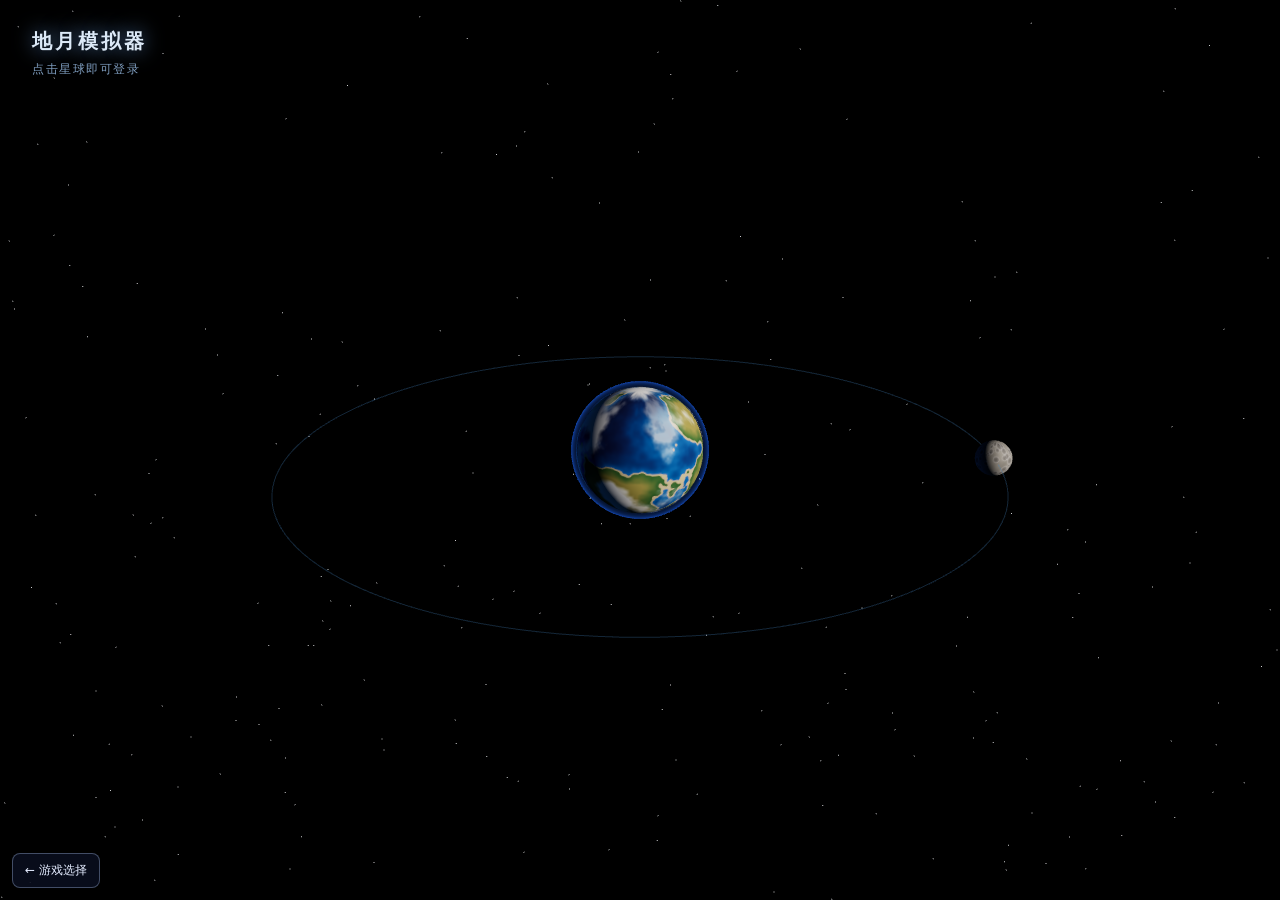
<file: deepseek_html-Earth-MoonSim_20261018_454973.html>
<!DOCTYPE html>
<html lang="zh-CN">
<head>
<meta charset="UTF-8" />
<meta name="viewport" content="width=device-width, initial-scale=1" />
<title>地月模拟器 · Earth–Moon Simulator</title>
<style>
  * { margin: 0; padding: 0; box-sizing: border-box; }
  html, body {
    width: 100%; height: 100%; overflow: hidden; background: #000;
    font-family: -apple-system, BlinkMacSystemFont, "PingFang SC", "Microsoft YaHei", sans-serif;
    -webkit-user-select: none; user-select: none;
  }
  canvas { display: block; }

  #ui { position: fixed; inset: 0; pointer-events: none; z-index: 10; }

  #title {
    position: absolute; left: 32px; top: 28px;
    color: #dce9f7; transition: opacity .5s;
  }
  #title h1 {
    font-size: 20px; font-weight: 600; letter-spacing: 3px;
    text-shadow: 0 0 20px rgba(120,180,255,.6);
  }
  #title p {
    margin-top: 6px; font-size: 12px; letter-spacing: 1.5px;
    color: #7f9ec0;
  }
  #title.hidden { opacity: 0; }

  #backBtn {
    position: absolute; left: 50%; bottom: 34px; transform: translate(-50%, 20px);
    padding: 11px 30px; border-radius: 40px;
    background: rgba(20, 40, 70, .55);
    border: 1px solid rgba(120, 180, 255, .4);
    color: #cfe4ff; font-size: 14px; letter-spacing: 2px;
    backdrop-filter: blur(12px); -webkit-backdrop-filter: blur(12px);
    cursor: pointer; opacity: 0; pointer-events: none;
    transition: opacity .45s, transform .45s, background .2s, border-color .2s;
    box-shadow: 0 0 30px rgba(80, 150, 255, .18);
  }
  #backBtn.show { opacity: 1; transform: translate(-50%, 0); pointer-events: auto; }
  #backBtn:hover { background: rgba(40, 80, 130, .75); border-color: rgba(150, 200, 255, .8); }

  #panel {
    position: absolute; right: 32px; top: 50%; transform: translate(40px, -50%);
    width: 260px; padding: 24px 22px 20px;
    border-radius: 18px;
    background: linear-gradient(160deg, rgba(18,32,54,.82), rgba(10,18,32,.86));
    border: 1px solid rgba(110, 165, 240, .28);
    backdrop-filter: blur(16px); -webkit-backdrop-filter: blur(16px);
    box-shadow: 0 20px 60px rgba(0,0,0,.55), inset 0 1px 0 rgba(255,255,255,.07);
    opacity: 0; pointer-events: none;
    transition: opacity .55s .15s, transform .55s .15s;
  }
  #panel.show { opacity: 1; transform: translate(0, -50%); }
  #panel .tag {
    display: inline-block; font-size: 10px; letter-spacing: 2px;
    color: #6fd3ff; border: 1px solid rgba(111,211,255,.4);
    padding: 3px 9px; border-radius: 20px; margin-bottom: 14px;
  }
  #panel h2 { font-size: 26px; font-weight: 600; color: #eaf4ff; letter-spacing: 2px; }
  #panel .sub { font-size: 11px; color: #6d8dad; letter-spacing: 3px; margin-top: 3px; }
  #panel ul { list-style: none; margin-top: 18px; border-top: 1px solid rgba(110,165,240,.18); padding-top: 14px; }
  #panel li {
    display: flex; justify-content: space-between; align-items: baseline;
    font-size: 12px; color: #9fb8d4; padding: 6px 0;
  }
  #panel li b { color: #dbe9fa; font-weight: 500; font-size: 12.5px; font-variant-numeric: tabular-nums; }

  #loading {
    position: fixed; inset: 0; z-index: 100; background: #04070d;
    display: flex; align-items: center; justify-content: center;
    color: #6f9ac9; font-size: 13px; letter-spacing: 4px;
    transition: opacity .6s;
  }
  #loading.done { opacity: 0; pointer-events: none; }
</style>
</head>
<body>
<script src="experience-nav.js" data-graphics="webgl"></script>

<div id="loading">正在生成行星…</div>

<div id="ui">
  <div id="title">
    <h1>地月模拟器</h1>
    <p>点击星球即可登录</p>
  </div>
  <div id="panel">
    <span class="tag">已登录</span>
    <h2 id="pName">地球</h2>
    <div class="sub" id="pSub">EARTH</div>
    <ul id="pFacts"></ul>
  </div>
  <button id="backBtn">↩ 返回轨道</button>
</div>

<script>
  // 全局错误捕获：如果有报错直接显示，防止卡死
  window.addEventListener('error', function(e) {
    const loading = document.getElementById('loading');
    if (loading && !loading.classList.contains('done')) {
      loading.innerText = '加载失败: ' + (e.message || '请检查网络或刷新重试');
      loading.style.color = '#ff6b6b';
    }
  }, true);
</script>

<script type="importmap">
{
  "imports": {
    "three": "./vendor/three-r160/three.module.js",
    "three/addons/": "./vendor/three-r160/"
  }
}
</script>

<script type="module">
import * as THREE from 'three';
import { OrbitControls } from './vendor/three-r160/OrbitControls.js';

/* ============================================================
   工具函数
============================================================ */
const clamp = (x, a, b) => Math.min(b, Math.max(a, x));
const smoothstep = (e0, e1, x) => {
  const t = clamp((x - e0) / (e1 - e0), 0, 1);
  return t * t * (3 - 2 * t);
};
const easeInOutCubic = t => t < 0.5 ? 4 * t * t * t : 1 - Math.pow(-2 * t + 2, 3) / 2;

function hash2(x, y, seed) {
  let h = Math.imul(x | 0, 374761393) ^ Math.imul(y | 0, 668265263) ^ Math.imul(seed | 0, 1442695041);
  h = Math.imul(h ^ (h >>> 13), 1274126177);
  h = h ^ (h >>> 16);
  return (h >>> 0) / 4294967295;
}

function vnoise(x, y, period, seed) {
  const xi = Math.floor(x), yi = Math.floor(y);
  const xf = x - xi, yf = y - yi;
  const u = xf * xf * (3 - 2 * xf);
  const v = yf * yf * (3 - 2 * yf);
  const x0 = ((xi % period) + period) % period;
  const x1 = (x0 + 1) % period;
  const a = hash2(x0, yi, seed);
  const b = hash2(x1, yi, seed);
  const c = hash2(x0, yi + 1, seed);
  const d = hash2(x1, yi + 1, seed);
  return (a * (1 - u) + b * u) * (1 - v) + (c * (1 - u) + d * u) * v;
}

function fbm(x, y, period, seed, oct = 5) {
  let sum = 0, amp = 0.5, norm = 0, f = 1, p = period;
  for (let i = 0; i < oct; i++) {
    sum += amp * vnoise(x * f, y * f, p, seed + i * 131);
    norm += amp;
    f *= 2; p *= 2; amp *= 0.5;
  }
  return sum / norm;
}

/* ============================================================
   程序化贴图
============================================================ */
function makeEarthTexture() {
  const W = 1024, H = 512;
  const cv = document.createElement('canvas');
  cv.width = W; cv.height = H;
  const ctx = cv.getContext('2d');
  const img = ctx.createImageData(W, H);
  const d = img.data;
  const P = 6, SEA = 0.50;
  let i = 0;

  for (let y = 0; y < H; y++) {
    const v = y / (H - 1);
    const latAbs = Math.abs(0.5 - v) * 2;
    for (let x = 0; x < W; x++) {
      const u = x / (W - 1);
      const nx = u * P, ny = v * P * 0.55;

      let h = fbm(nx, ny, P, 1337, 5);
      h = clamp((h - 0.5) * 1.55 + 0.5, 0, 1);

      let r, g, b;
      if (h < SEA) {
        const dd = h / SEA;
        r = 5 + 22 * dd * dd;
        g = 28 + 88 * dd * dd;
        b = 84 + 108 * dd * dd;
      } else {
        const t = (h - SEA) / (1 - SEA);
        if (t < 0.07) {
          r = 202; g = 188; b = 148;
        } else {
          const k = Math.min(1, (t - 0.07) / 0.45);
          r = 52 + 108 * k;
          g = 104 + 46 * k;
          b = 52 + 26 * k;
          if (t > 0.66) {
            const s = Math.min(1, (t - 0.66) / 0.24);
            r += (242 - r) * s; g += (244 - g) * s; b += (248 - b) * s;
          }
        }
      }

      const ice = smoothstep(0.78, 0.93, latAbs + (fbm(nx * 3, ny * 3, P, 55, 3) - 0.5) * 0.18);
      r += (246 - r) * ice;
      g += (249 - g) * ice;
      b += (255 - b) * ice;

      d[i++] = r; d[i++] = g; d[i++] = b; d[i++] = 255;
    }
  }
  ctx.putImageData(img, 0, 0);
  const tex = new THREE.CanvasTexture(cv);
  tex.colorSpace = THREE.SRGBColorSpace;
  tex.anisotropy = 8;
  return tex;
}

function makeCloudTexture() {
  const W = 1024, H = 512;
  const cv = document.createElement('canvas');
  cv.width = W; cv.height = H;
  const ctx = cv.getContext('2d');
  const img = ctx.createImageData(W, H);
  const d = img.data;
  const P = 6;
  let i = 0;

  for (let y = 0; y < H; y++) {
    const v = y / (H - 1);
    const latAbs = Math.abs(0.5 - v) * 2;
    for (let x = 0; x < W; x++) {
      const u = x / (W - 1);
      const nx = u * P * 1.6, ny = v * P * 0.9;

      let c = fbm(nx, ny, P * 1.6, 7777, 5);
      let a = smoothstep(0.52, 0.74, c);

      a *= 0.65 + 0.35 * Math.cos((v - 0.5) * Math.PI * 2);
      a = clamp(a * 1.5, 0, 1);
      a *= 1 - smoothstep(0.85, 1.0, latAbs);

      d[i++] = 255; d[i++] = 255; d[i++] = 255;
      d[i++] = a * 235;
    }
  }
  ctx.putImageData(img, 0, 0);
  const tex = new THREE.CanvasTexture(cv);
  tex.colorSpace = THREE.SRGBColorSpace;
  tex.anisotropy = 8;
  return tex;
}

function makeMoonTexture() {
  const W = 1024, H = 512;
  const cv = document.createElement('canvas');
  cv.width = W; cv.height = H;
  const ctx = cv.getContext('2d');
  const img = ctx.createImageData(W, H);
  const d = img.data;
  const P = 5;
  let i = 0;

  for (let y = 0; y < H; y++) {
    const v = y / (H - 1);
    for (let x = 0; x < W; x++) {
      const u = x / (W - 1);
      const nx = u * P, ny = v * P * 0.55;

      const n = fbm(nx, ny, P, 2024, 5);
      const m = fbm(nx * 0.55, ny * 0.55, P, 808, 3);
      let base = 118 + n * 52 - smoothstep(0.42, 0.30, m) * 40;
      base = clamp(base, 62, 205);

      d[i++] = base;
      d[i++] = base * 0.99;
      d[i++] = base * 0.965;
      d[i++] = 255;
    }
  }
  ctx.putImageData(img, 0, 0);

  for (let k = 0; k < 300; k++) {
    const cx = Math.random() * W;
    const cy = H * 0.05 + Math.random() * H * 0.90;
    const rad = 3 + Math.pow(Math.random(), 3) * 55;

    for (const ox of [-W, 0, W]) {
      const g = ctx.createRadialGradient(cx + ox, cy, 0, cx + ox, cy, rad);
      g.addColorStop(0.00, 'rgba(58,58,62,0.42)');
      g.addColorStop(0.62, 'rgba(96,96,101,0.28)');
      g.addColorStop(0.88, 'rgba(226,226,232,0.42)');
      g.addColorStop(1.00, 'rgba(150,150,155,0)');
      ctx.fillStyle = g;
      ctx.beginPath();
      ctx.arc(cx + ox, cy, rad, 0, Math.PI * 2);
      ctx.fill();
    }
  }

  const tex = new THREE.CanvasTexture(cv);
  tex.colorSpace = THREE.SRGBColorSpace;
  tex.anisotropy = 8;
  return tex;
}

function makeSkyTexture() {
  const cv = document.createElement('canvas');
  cv.width = 8; cv.height = 256;
  const ctx = cv.getContext('2d');
  const g = ctx.createLinearGradient(0, 256, 0, 0);
  g.addColorStop(0.00, '#2f5c8c');
  g.addColorStop(0.46, '#5b9bd5');
  g.addColorStop(0.52, '#b8dcf7');
  g.addColorStop(0.62, '#8ec4ec');
  g.addColorStop(1.00, '#17417e');
  ctx.fillStyle = g;
  ctx.fillRect(0, 0, 8, 256);
  const tex = new THREE.CanvasTexture(cv);
  tex.colorSpace = THREE.SRGBColorSpace;
  return tex;
}

/* ============================================================
   场景
============================================================ */
const EARTH_R    = 2;
const MOON_R     = 0.55;
const MOON_ORBIT = 11;

let renderer, scene, camera, controls;
let earth, clouds, atmosphere, moon, sky;
let clock;
let moonAngle = 0;
let state = 'orbit';
let trans = null;
let landedOn = null;

const raycaster = new THREE.Raycaster();
const pointerNDC = new THREE.Vector2();

function overviewPosition() {
  const halfFov = Math.atan(Math.tan(THREE.MathUtils.degToRad(25)) * Math.min(1, innerWidth / innerHeight));
  const distance = (MOON_ORBIT + MOON_R) / Math.sin(halfFov) * 1.12;
  return new THREE.Vector3(0, 5, 13).normalize().multiplyScalar(distance);
}

function init() {
  renderer = new THREE.WebGLRenderer({ antialias: true, powerPreference: 'high-performance' });
  renderer.setPixelRatio(Math.min(window.devicePixelRatio, 2));
  renderer.setSize(window.innerWidth, window.innerHeight);
  renderer.toneMapping = THREE.ACESFilmicToneMapping;
  renderer.toneMappingExposure = 1.15;
  document.body.appendChild(renderer.domElement);

  scene = new THREE.Scene();
  camera = new THREE.PerspectiveCamera(50, window.innerWidth / window.innerHeight, 0.01, 6000);
  camera.position.copy(overviewPosition());
  camera.up.set(0, 1, 0);

  controls = new OrbitControls(camera, renderer.domElement);
  controls.enableDamping = true;
  controls.dampingFactor = 0.07;
  controls.enablePan = false;
  controls.minDistance = 2.6;
  controls.maxDistance = Math.max(55, overviewPosition().length() * 1.5);
  controls.rotateSpeed = 0.6;
  controls.zoomSpeed = 0.8;

  clock = new THREE.Clock();

  const sun = new THREE.DirectionalLight(0xfff4e6, 3.0);
  sun.position.set(9, 5, 8);
  scene.add(sun);

  scene.add(new THREE.AmbientLight(0x335577, 0.55));

  const rim = new THREE.DirectionalLight(0x4477cc, 0.35);
  rim.position.set(-8, -3, -6);
  scene.add(rim);

  // 星空
  const starCount = 3500;
  const pos = new Float32Array(starCount * 3);
  const col = new Float32Array(starCount * 3);
  const tmp = new THREE.Vector3();
  for (let i = 0; i < starCount; i++) {
    // 修复：Vector3 没有 randomDirection 方法，改用标准随机方向
    tmp.set(Math.random() - 0.5, Math.random() - 0.5, Math.random() - 0.5).normalize();
    tmp.multiplyScalar(1300 + Math.random() * 900);

    pos[i * 3] = tmp.x; pos[i * 3 + 1] = tmp.y; pos[i * 3 + 2] = tmp.z;
    const tint = 0.75 + Math.random() * 0.25;
    col[i * 3] = tint * (0.85 + Math.random() * 0.15);
    col[i * 3 + 1] = tint * (0.88 + Math.random() * 0.12);
    col[i * 3 + 2] = tint;
  }
  const starGeo = new THREE.BufferGeometry();
  starGeo.setAttribute('position', new THREE.BufferAttribute(pos, 3));
  starGeo.setAttribute('color', new THREE.BufferAttribute(col, 3));
  const stars = new THREE.Points(starGeo, new THREE.PointsMaterial({
    size: 2.2, vertexColors: true, transparent: true, opacity: 0.9,
    sizeAttenuation: true, depthWrite: false
  }));
  scene.add(stars);

  const earthTex  = makeEarthTexture();
  const cloudTex  = makeCloudTexture();

  earth = new THREE.Mesh(
    new THREE.SphereGeometry(EARTH_R, 96, 64),
    new THREE.MeshStandardMaterial({ map: earthTex, roughness: 0.92, metalness: 0.02 })
  );
  scene.add(earth);

  clouds = new THREE.Mesh(
    new THREE.SphereGeometry(EARTH_R * 1.012, 96, 64),
    new THREE.MeshStandardMaterial({
      map: cloudTex, transparent: true, opacity: 0.85,
      roughness: 1, metalness: 0, depthWrite: false
    })
  );
  scene.add(clouds);

  const atmoMat = new THREE.ShaderMaterial({
    uniforms: { glowColor: { value: new THREE.Color(0x5aa9ff) } },
    vertexShader: `
      varying vec3 vN;
      varying vec3 vV;
      void main() {
        vN = normalize(normalMatrix * normal);
        vec4 mv = modelViewMatrix * vec4(position, 1.0);
        vV = normalize(-mv.xyz);
        gl_Position = projectionMatrix * mv;
      }
    `,
    fragmentShader: `
      uniform vec3 glowColor;
      varying vec3 vN;
      varying vec3 vV;
      void main() {
        float rim = 1.0 - abs(dot(vN, vV));
        float a = pow(rim, 3.2) * 0.9;
        gl_FragColor = vec4(glowColor, a);
      }
    `,
    transparent: true,
    blending: THREE.AdditiveBlending,
    side: THREE.BackSide,
    depthWrite: false
  });
  atmosphere = new THREE.Mesh(new THREE.SphereGeometry(EARTH_R * 1.09, 64, 48), atmoMat);
  scene.add(atmosphere);

  moon = new THREE.Mesh(
    new THREE.SphereGeometry(MOON_R, 64, 48),
    new THREE.MeshStandardMaterial({ map: makeMoonTexture(), roughness: 1.0, metalness: 0.0 })
  );
  scene.add(moon);

  const orbitPts = [];
  for (let i = 0; i <= 160; i++) {
    const a = (i / 160) * Math.PI * 2;
    orbitPts.push(new THREE.Vector3(Math.cos(a) * MOON_ORBIT, 0, Math.sin(a) * MOON_ORBIT));
  }
  const orbitLine = new THREE.LineLoop(
    new THREE.BufferGeometry().setFromPoints(orbitPts),
    new THREE.LineBasicMaterial({ color: 0x3d6fa8, transparent: true, opacity: 0.3 })
  );
  scene.add(orbitLine);

  sky = new THREE.Mesh(
    new THREE.SphereGeometry(800, 32, 24),
    new THREE.MeshBasicMaterial({
      map: makeSkyTexture(), side: THREE.BackSide,
      depthWrite: false
    })
  );
  sky.renderOrder = -1;
  sky.visible = false;
  scene.add(sky);

  window.addEventListener('resize', onResize);
  renderer.domElement.addEventListener('pointerdown', onPointerDown);
  renderer.domElement.addEventListener('pointerup', onPointerUp);
  renderer.domElement.addEventListener('pointermove', onPointerMove);
  document.getElementById('backBtn').addEventListener('click', returnToOrbit);

  animate();
}

let downX = 0, downY = 0;

function onPointerDown(e) {
  downX = e.clientX; downY = e.clientY;
}

function onPointerMove(e) {
  if (state !== 'orbit') return;
  const hit = pickPlanet(e.clientX, e.clientY);
  renderer.domElement.style.cursor = hit ? 'pointer' : 'grab';
}

function onPointerUp(e) {
  if (state !== 'orbit') return;
  if (Math.hypot(e.clientX - downX, e.clientY - downY) > 7) return;
  const hit = pickPlanet(e.clientX, e.clientY);
  if (hit === earth) landOn('earth');
  else if (hit === moon) landOn('moon');
}

function pickPlanet(clientX, clientY) {
  pointerNDC.x = (clientX / window.innerWidth) * 2 - 1;
  pointerNDC.y = -(clientY / window.innerHeight) * 2 + 1;
  raycaster.setFromCamera(pointerNDC, camera);
  const hits = raycaster.intersectObjects([earth, moon], false);
  return hits.length ? hits[0].object : null;
}

const PLANET_DATA = {
  earth: {
    name: '地球', sub: 'EARTH',
    facts: [
      ['半径', '6,371 km'],
      ['表面积', '5.10 亿 km²'],
      ['海洋覆盖', '71%'],
      ['自转周期', '23h 56m'],
      ['公转周期', '365.26 天'],
      ['天然卫星', '1 颗']
    ]
  },
  moon: {
    name: '月球', sub: 'THE MOON',
    facts: [
      ['半径', '1,737 km'],
      ['地月距离', '384,400 km'],
      ['表面重力', '1.62 m/s²'],
      ['公转周期', '27.32 天'],
      ['昼间温度', '127 °C'],
      ['夜间温度', '−173 °C']
    ]
  }
};

function getLandingPose(center, R, nDir) {
  const n = nDir.clone().normalize();

  let t = new THREE.Vector3(0, 1, 0).cross(n);
  if (t.lengthSq() < 0.01) t = new THREE.Vector3(1, 0, 0).cross(n);
  t.normalize().applyAxisAngle(n, Math.random() * Math.PI * 2);

  const pos    = center.clone().addScaledVector(n, R * 1.085);
  const target = center.clone().addScaledVector(n, R * 0.99).addScaledVector(t, R * 2.2);

  return { pos, target, up: n.clone() };
}

function landOn(which) {
  state = 'landing';
  landedOn = which;
  controls.enabled = false;
  document.getElementById('title').classList.add('hidden');
  renderer.domElement.style.cursor = 'default';

  const isEarth = which === 'earth';
  const center = isEarth ? new THREE.Vector3(0, 0, 0) : moon.position.clone();
  const R = isEarth ? EARTH_R : MOON_R;

  const camDir = camera.position.clone().sub(center).normalize();
  const axis = new THREE.Vector3(
    Math.random() - 0.5, Math.random() - 0.5, Math.random() - 0.5
  ).normalize();
  const n = camDir.applyAxisAngle(axis, 0.35 + Math.random() * 0.65).normalize();

  const pose = getLandingPose(center, R, n);

  startTransition(pose.pos, pose.target, pose.up, center, 2.2, () => {
    state = 'landed';
    sky.visible = isEarth;
    showPanel(which);
    document.getElementById('backBtn').classList.add('show');
  });
}

function returnToOrbit() {
  if (state !== 'landed') return;
  state = 'returning';
  sky.visible = false;
  hidePanel();
  document.getElementById('backBtn').classList.remove('show');

  const center = landedOn === 'earth' ? new THREE.Vector3(0, 0, 0) : moon.position.clone();

  startTransition(
    overviewPosition(),
    new THREE.Vector3(0, 0, 0),
    new THREE.Vector3(0, 1, 0),
    center,
    2.0,
    () => {
      state = 'orbit';
      landedOn = null;
      controls.enabled = true;
      controls.target.set(0, 0, 0);
      camera.up.set(0, 1, 0);
      controls.update();
      document.getElementById('title').classList.remove('hidden');
    }
  );
}

function startTransition(toPos, toTarget, toUp, center, dur, cb) {
  trans = {
    t: 0, dur,
    center: center.clone(),
    fromPos: camera.position.clone(),
    toPos: toPos.clone(),
    fromTarget: controls.target.clone(),
    toTarget: toTarget.clone(),
    fromUp: camera.up.clone(),
    toUp: toUp.clone(),
    cb
  };
}

function slerpDir(a, b, t) {
  const dot = clamp(a.dot(b), -1, 1);
  const theta = Math.acos(dot) * t;
  let perp = b.clone().addScaledVector(a, -dot);
  if (perp.lengthSq() < 1e-8) {
    perp = Math.abs(a.y) > 0.9 ? new THREE.Vector3(1, 0, 0) : new THREE.Vector3(0, 1, 0);
    perp.addScaledVector(a, -perp.dot(a));
  }
  perp.normalize();
  return a.clone().multiplyScalar(Math.cos(theta)).addScaledVector(perp, Math.sin(theta));
}

function updateTransition(dt) {
  const tr = trans;
  tr.t += dt;
  const raw = clamp(tr.t / tr.dur, 0, 1);
  const e = easeInOutCubic(raw);

  const fromRel = tr.fromPos.clone().sub(tr.center);
  const toRel = tr.toPos.clone().sub(tr.center);
  const fromLen = fromRel.length();
  const toLen = toRel.length();
  const dir = slerpDir(fromRel.normalize(), toRel.normalize(), e);
  const len = fromLen + (toLen - fromLen) * e;
  camera.position.copy(tr.center).addScaledVector(dir, len);

  camera.up.copy(tr.fromUp).lerp(tr.toUp, e).normalize();

  const tgt = tr.fromTarget.clone().lerp(tr.toTarget, e);
  camera.lookAt(tgt);

  if (raw >= 1) {
    trans = null;
    tr.cb && tr.cb();
  }
}

function showPanel(which) {
  const data = PLANET_DATA[which];
  document.getElementById('pName').textContent = data.name;
  document.getElementById('pSub').textContent = data.sub;
  const ul = document.getElementById('pFacts');
  ul.innerHTML = '';
  for (const [k, v] of data.facts) {
    const li = document.createElement('li');
    li.innerHTML = `<span>${k}</span><b>${v}</b>`;
    ul.appendChild(li);
  }
  document.getElementById('panel').classList.add('show');
}

function hidePanel() {
  document.getElementById('panel').classList.remove('show');
}

function animate() {
  requestAnimationFrame(animate);

  const dt = Math.min(clock.getDelta(), 0.05);

  if (state === 'orbit') {
    moonAngle += dt * 0.09;

    earth.rotation.y += dt * 0.05;
    clouds.rotation.y += dt * 0.065;
    clouds.rotation.x = 0.02;

    moon.position.set(
      Math.cos(moonAngle) * MOON_ORBIT, 0,
      Math.sin(moonAngle) * MOON_ORBIT
    );
    moon.rotation.y = -moonAngle + Math.PI;

    controls.update();
  }

  if (trans) updateTransition(dt);

  sky.position.copy(camera.position);

  renderer.render(scene, camera);
  if (!window.experienceRendered) { window.experienceRendered=true; window.dispatchEvent(new Event('experience-ready')); }
}

function onResize() {
  camera.aspect = window.innerWidth / window.innerHeight;
  camera.updateProjectionMatrix();
  renderer.setSize(window.innerWidth, window.innerHeight);
  controls.maxDistance = Math.max(55, overviewPosition().length() * 1.5);
  if (state === 'orbit') {
    camera.position.copy(overviewPosition());
    controls.target.set(0, 0, 0);
    controls.update();
  }
}

// 启动
setTimeout(() => {
  try {
    init();
    const el = document.getElementById('loading');
    if (el) {
      el.classList.add('done');
      setTimeout(() => el.remove(), 700);
    }
  } catch (err) {
    console.error(err);
    const el = document.getElementById('loading');
    if (el) {
      el.innerText = '初始化错误: ' + err.message;
      el.style.color = '#ff6b6b';
    }
  }
}, 100);
</script>
</body>
</html>
</file>
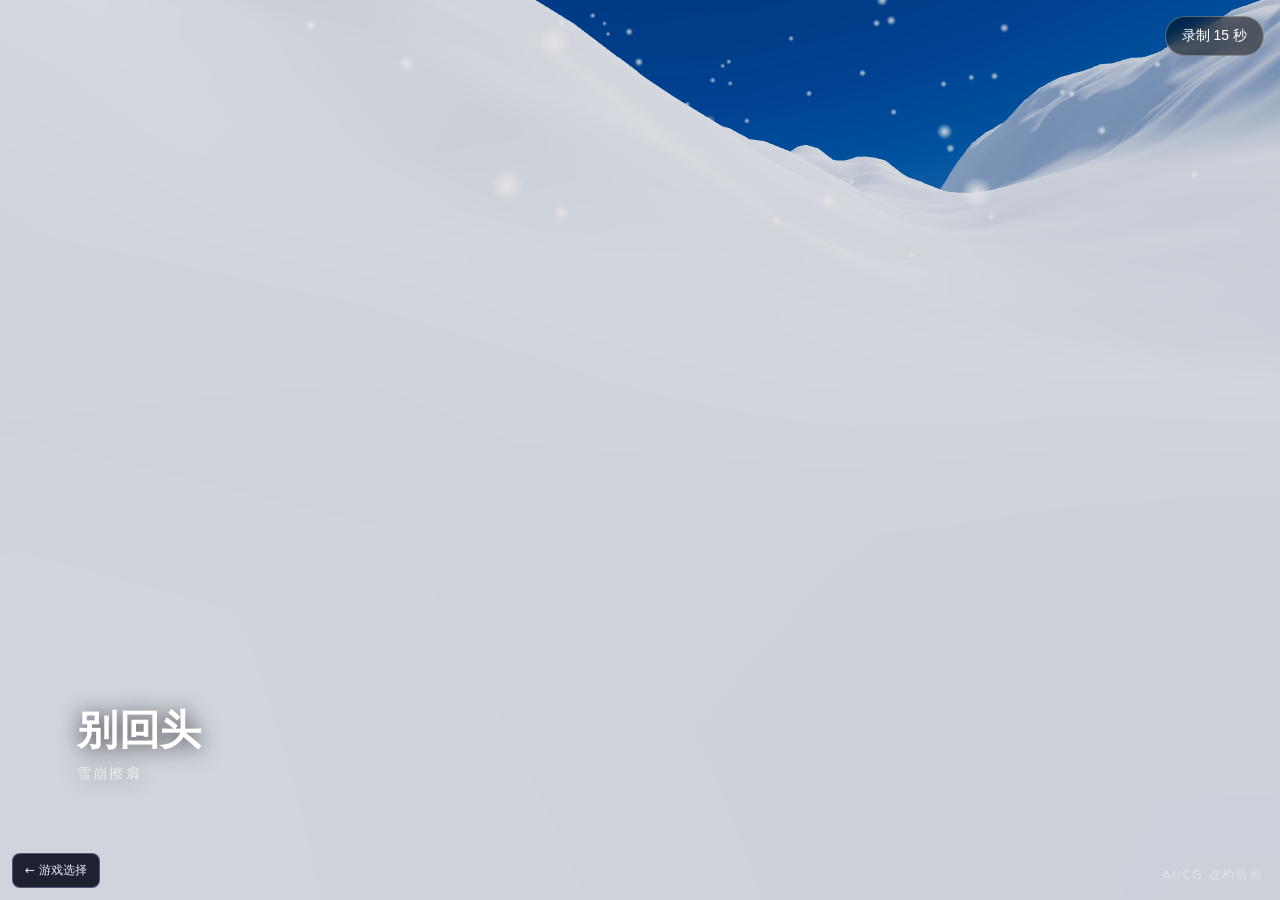
<file: deepseek_html-everest-ski-3d_20261017_3b3830.html>
<!DOCTYPE html>
<html lang="zh-CN">
<head>
<meta charset="utf-8">
<meta name="viewport" content="width=device-width,initial-scale=1">
<title>珠峰速降 · 3D 动画</title>
<style>
  html,body{margin:0;height:100%;overflow:hidden;background:#000;
    font-family:system-ui,-apple-system,"PingFang SC","Microsoft YaHei",sans-serif;}
  canvas{display:block;}
  #ui{position:fixed;inset:0;pointer-events:none;z-index:5;}
  #cap{position:absolute;left:6vw;bottom:13vh;color:#fff;
    text-shadow:0 2px 22px rgba(0,0,0,.75);}
  #cap .t{font-size:clamp(20px,3.2vw,44px);font-weight:700;letter-spacing:.02em;}
  #cap .s{font-size:clamp(11px,1.1vw,15px);opacity:.62;margin-top:.45em;letter-spacing:.16em;}
  #mark{position:absolute;right:18px;bottom:16px;color:rgba(255,255,255,.38);
    font-size:12px;letter-spacing:.12em;}
  #recBtn{position:fixed;top:16px;right:16px;z-index:20;padding:10px 16px;border-radius:999px;
    border:1px solid rgba(255,255,255,.3);background:rgba(0,0,0,.5);color:#fff;font-size:14px;
    cursor:pointer;backdrop-filter:blur(8px);}
  #recBtn:hover{background:rgba(0,0,0,.78);}
  #fade{position:fixed;inset:0;background:#000;opacity:0;pointer-events:none;z-index:6;}
  #err{position:fixed;left:50%;top:50%;transform:translate(-50%,-50%);color:#fff;
    font-size:15px;text-align:center;z-index:30;display:none;line-height:1.8;}
</style>
</head>
<body>
<script src="experience-nav.js" data-graphics="webgl"></script>
<div id="ui">
  <div id="cap"><div class="t"></div><div class="s"></div></div>
  <div id="mark">AI/CG 虚构动画</div>
</div>
<div id="fade"></div>
<div id="err">three.js 加载失败<br>请检查网络后刷新</div>
<button id="recBtn">录制 15 秒</button>

<script type="importmap">
{"imports":{"three":"./vendor/three-r160/three.module.js"}}
</script>

<script type="module">
import * as THREE from 'three';
window.__ok = true;

/* ================= 常量 ================= */
const Z_START = -300;
const Z_END = 950;
const DUR = 15;          // 秒
const R = 70;            // 雪粒包裹半径

/* ================= 噪声 ================= */
function hash2(x, y){
  const n = Math.sin(x * 127.1 + y * 311.7) * 43758.5453123;
  return n - Math.floor(n);
}
function vnoise(x, y){
  const xi = Math.floor(x), yi = Math.floor(y);
  const xf = x - xi, yf = y - yi;
  const u = xf * xf * (3 - 2 * xf), v = yf * yf * (3 - 2 * yf);
  const a = hash2(xi, yi), b = hash2(xi + 1, yi);
  const c = hash2(xi, yi + 1), d = hash2(xi + 1, yi + 1);
  return (a * (1 - u) + b * u) * (1 - v) + (c * (1 - u) + d * u) * v;
}
function fbm(x, y, oct = 5){
  let s = 0, a = 0.5, f = 1;
  for (let i = 0; i < oct; i++){ s += a * vnoise(x * f, y * f); f *= 2; a *= 0.5; }
  return s;
}
function smoothstep(a, b, x){
  const t = Math.min(1, Math.max(0, (x - a) / (b - a)));
  return t * t * (3 - 2 * t);
}

/* ================= 滑道与地形 ================= */
function pathX(z){ return Math.sin(z * 0.0055) * 58 + Math.sin(z * 0.016 + 1.3) * 13; }
function pathY(z){ return -(z - Z_START) * 0.5 + Math.sin(z * 0.012) * 4; }

function terrainHeight(x, z){
  const px = pathX(z), py = pathY(z);
  const d = Math.abs(x - px);
  const blend = smoothstep(8, 70, d);

  const side = Math.min(d, 110) * 0.55;
  const n1 = (fbm(x * 0.0045 + 13.7, z * 0.0045 + 7.2, 5) - 0.5) * 130;
  const n2 = (fbm(x * 0.02 + 3.1, z * 0.02 + 9.4, 4) - 0.5) * 22;
  const n3 = (fbm(x * 0.08 + 1.7, z * 0.08 + 5.5, 3) - 0.5) * 4;

  return py + (side + n1 + n2 + n3) * blend;
}

/* ================= 渲染器 ================= */
const renderer = new THREE.WebGLRenderer({ antialias:true, powerPreference:'high-performance' });
renderer.setPixelRatio(Math.min(devicePixelRatio, 2));
renderer.setSize(innerWidth, innerHeight);
renderer.outputColorSpace = THREE.SRGBColorSpace;
renderer.toneMapping = THREE.ACESFilmicToneMapping;
renderer.toneMappingExposure = 1.05;
renderer.shadowMap.enabled = true;
renderer.shadowMap.type = THREE.PCFSoftShadowMap;
document.body.appendChild(renderer.domElement);

const scene = new THREE.Scene();
scene.fog = new THREE.Fog(0xc9e0f7, 220, 1700);

const camera = new THREE.PerspectiveCamera(68, innerWidth / innerHeight, 0.5, 7000);
camera.position.set(0, 40, -300);

/* ================= 天空 ================= */
function skyTexture(){
  const c = document.createElement('canvas');
  c.width = 8; c.height = 512;
  const g = c.getContext('2d');
  const grd = g.createLinearGradient(0, 0, 0, 512);
  grd.addColorStop(0.00, '#0a1c3d');
  grd.addColorStop(0.30, '#1d4a86');
  grd.addColorStop(0.58, '#69a4dc');
  grd.addColorStop(0.82, '#c6dcf6');
  grd.addColorStop(1.00, '#eaf2fb');
  g.fillStyle = grd;
  g.fillRect(0, 0, 8, 512);
  const t = new THREE.CanvasTexture(c);
  t.colorSpace = THREE.SRGBColorSpace;
  return t;
}
const sky = new THREE.Mesh(
  new THREE.SphereGeometry(4600, 32, 20),
  new THREE.MeshBasicMaterial({ map: skyTexture(), side: THREE.BackSide, depthWrite:false, fog:false })
);
sky.frustumCulled = false;
scene.add(sky);

/* ================= 光照 ================= */
const sun = new THREE.DirectionalLight(0xfff2e0, 2.7);
sun.position.set(280, 380, -180);
sun.castShadow = true;
sun.shadow.mapSize.set(2048, 2048);
sun.shadow.camera.near = 1;
sun.shadow.camera.far = 1000;
const S = 130;
sun.shadow.camera.left = -S; sun.shadow.camera.right = S;
sun.shadow.camera.top = S;   sun.shadow.camera.bottom = -S;
sun.shadow.bias = -0.0012;
sun.shadow.normalBias = 1.2;
scene.add(sun);
scene.add(sun.target);

const hemi = new THREE.HemisphereLight(0xa8ccff, 0x5f7390, 1.15);
scene.add(hemi);
scene.add(new THREE.AmbientLight(0xffffff, 0.22));

const sunDir = new THREE.Vector3(280, 380, -180).normalize();

/* ================= 地形 ================= */
const TW = 900, TD = 1900, SEG_X = 180, SEG_Z = 380;
const terrainGeo = new THREE.PlaneGeometry(TW, TD, SEG_X, SEG_Z);
terrainGeo.rotateX(-Math.PI / 2);
terrainGeo.translate(0, 0, (Z_START + Z_END) / 2);

const pos = terrainGeo.attributes.position;
const colors = new Float32Array(pos.count * 3);
for (let i = 0; i < pos.count; i++){
  const x = pos.getX(i), z = pos.getZ(i);
  const y = terrainHeight(x, z);
  pos.setY(i, y);

  const shade = 0.90 + fbm(x * 0.05, z * 0.05, 3) * 0.10;
  colors[i * 3]     = shade * 0.955;
  colors[i * 3 + 1] = shade * 0.978;
  colors[i * 3 + 2] = shade * 1.0;
}
terrainGeo.setAttribute('color', new THREE.BufferAttribute(colors, 3));
terrainGeo.computeVertexNormals();

const terrain = new THREE.Mesh(
  terrainGeo,
  new THREE.MeshStandardMaterial({
    vertexColors: true,
    color: 0xe9f1ff,
    roughness: 0.92,
    metalness: 0.0
  })
);
terrain.receiveShadow = true;
scene.add(terrain);

/* ================= 远山 ================= */
const farMat = new THREE.MeshStandardMaterial({
  color: 0xdbe8f8, roughness: 1, metalness: 0, flatShading: true
});
for (let i = 0; i < 16; i++){
  const ang = (i / 16) * Math.PI * 2 + Math.random() * 0.35;
  const dist = 950 + Math.random() * 650;
  const h = 260 + Math.random() * 420;
  const r = h * 0.9;
  const m = new THREE.Mesh(new THREE.ConeGeometry(r, h, 5, 1), farMat);
  m.position.set(Math.cos(ang) * dist, -540 + Math.random() * 90, 350 + Math.sin(ang) * dist);
  m.rotation.y = Math.random() * Math.PI;
  m.scale.x = 0.7 + Math.random() * 0.7;
  scene.add(m);
}

/* ================= 软圆纹理 ================= */
function softCircle(size = 64){
  const c = document.createElement('canvas');
  c.width = c.height = size;
  const g = c.getContext('2d');
  const grd = g.createRadialGradient(size/2, size/2, 0, size/2, size/2, size/2);
  grd.addColorStop(0, 'rgba(255,255,255,1)');
  grd.addColorStop(0.35, 'rgba(255,255,255,0.7)');
  grd.addColorStop(1, 'rgba(255,255,255,0)');
  g.fillStyle = grd;
  g.fillRect(0, 0, size, size);
  const t = new THREE.CanvasTexture(c);
  t.colorSpace = THREE.SRGBColorSpace;
  return t;
}
const softTex = softCircle(64);

/* ================= 太阳光晕 ================= */
const sunSprite = new THREE.Sprite(new THREE.SpriteMaterial({
  map: softTex, color: 0xfff0cc, transparent: true, opacity: 0.95,
  depthWrite: false, depthTest: false, fog: false, blending: THREE.AdditiveBlending
}));
sunSprite.scale.set(900, 900, 1);
scene.add(sunSprite);

/* ================= 云海 ================= */
const cloudGroup = new THREE.Group();
for (let i = 0; i < 46; i++){
  const m = new THREE.SpriteMaterial({
    map: softTex, color: 0xffffff, transparent: true, opacity: 0.14,
    depthWrite: false, fog: false
  });
  const s = new THREE.Sprite(m);
  s.position.set(
    (Math.random() - 0.5) * 1500,
    -435 + Math.random() * 70,
    250 + Math.random() * 1000
  );
  const sc = 220 + Math.random() * 300;
  s.scale.set(sc, sc * 0.42, 1);
  cloudGroup.add(s);
}
scene.add(cloudGroup);

/* ================= 雪崩 ================= */
const AV_N = 900;
const avArr = new Float32Array(AV_N * 3);
for (let i = 0; i < AV_N; i++){
  const z = -160 + Math.random() * 640;
  const x = -220 - Math.random() * 280;
  const yb = pathY(z);
  avArr[i * 3]     = x;
  avArr[i * 3 + 1] = yb + 20 + Math.random() * 150;
  avArr[i * 3 + 2] = z;
}
const avGeo = new THREE.BufferGeometry();
avGeo.setAttribute('position', new THREE.BufferAttribute(avArr, 3));
const avMat = new THREE.PointsMaterial({
  size: 16, map: softTex, transparent: true, opacity: 0,
  depthWrite: false, color: 0xffffff, sizeAttenuation: true
});
const avalanche = new THREE.Points(avGeo, avMat);
scene.add(avalanche);

/* ================= 雪粒 ================= */
const SNOW_N = 2600;
const snowArr = new Float32Array(SNOW_N * 3);
for (let i = 0; i < SNOW_N; i++){
  snowArr[i * 3]     = (Math.random() - 0.5) * R * 2;
  snowArr[i * 3 + 1] = (Math.random() - 0.5) * R * 2;
  snowArr[i * 3 + 2] = (Math.random() - 0.5) * R * 2;
}
const snowGeo = new THREE.BufferGeometry();
snowGeo.setAttribute('position', new THREE.BufferAttribute(snowArr, 3));
const snow = new THREE.Points(snowGeo, new THREE.PointsMaterial({
  size: 0.85, map: softTex, transparent: true, opacity: 0.9,
  depthWrite: false, color: 0xffffff, sizeAttenuation: true, fog: false
}));
scene.add(snow);

/* ================= 滑雪者 ================= */
function makeSkier(){
  const g = new THREE.Group();

  const suit  = new THREE.MeshStandardMaterial({ color: 0xff5a1f, roughness: 0.62, metalness: 0.05 });
  const dark  = new THREE.MeshStandardMaterial({ color: 0x16202e, roughness: 0.55, metalness: 0.1 });
  const white = new THREE.MeshStandardMaterial({ color: 0xf4f8ff, roughness: 0.35, metalness: 0.05 });
  const skin  = new THREE.MeshStandardMaterial({ color: 0xe6b28c, roughness: 0.75 });

  // 滑雪板
  const ski = new THREE.Mesh(new THREE.BoxGeometry(0.42, 0.09, 5.0), dark);
  ski.position.set(0, 0.05, 0);
  g.add(ski);

  // 腿
  const legGeo = new THREE.CapsuleGeometry(0.25, 1.5, 4, 8);
  for (const sx of [-0.32, 0.32]){
    const leg = new THREE.Mesh(legGeo, dark);
    leg.position.set(sx, 1.18, 0.12);
    leg.rotation.x = 0.45;
    g.add(leg);
  }

  // 躯干
  const body = new THREE.Mesh(new THREE.CapsuleGeometry(0.44, 1.2, 4, 10), suit);
  body.position.set(0, 2.52, -0.16);
  body.rotation.x = 0.68;
  g.add(body);

  // 头 + 头盔
  const head = new THREE.Mesh(new THREE.SphereGeometry(0.36, 16, 12), skin);
  head.position.set(0, 3.30, 0.40);
  g.add(head);

  const helmet = new THREE.Mesh(
    new THREE.SphereGeometry(0.40, 16, 12, 0, Math.PI * 2, 0, Math.PI * 0.62), white
  );
  helmet.position.set(0, 3.32, 0.36);
  g.add(helmet);

  // 手臂 + 雪杖
  for (const sx of [-0.58, 0.58]){
    const arm = new THREE.Mesh(new THREE.CapsuleGeometry(0.14, 0.9, 4, 8), suit);
    arm.position.set(sx, 2.80, 0.28);
    arm.rotation.set(-0.45, 0, sx > 0 ? -0.32 : 0.32);
    g.add(arm);

    const pole = new THREE.Mesh(new THREE.CylinderGeometry(0.035, 0.035, 2.4, 6), dark);
    pole.position.set(sx * 1.35, 1.35, -0.55);
    pole.rotation.x = 0.95;
    g.add(pole);
  }

  g.traverse(o => { if (o.isMesh){ o.castShadow = true; o.receiveShadow = false; } });
  return g;
}
const skier = makeSkier();
scene.add(skier);

/* ================= 相机状态 ================= */
const camGoal = new THREE.Vector3();
const lookTarget = new THREE.Vector3();
const tan = new THREE.Vector3();
let camInit = false;
const prevCam = new THREE.Vector3();

/* ================= 字幕 ================= */
const captions = [
  { a: 0,  b: 2,  t: '海拔 8848.86m',        s: '峰顶起滑' },
  { a: 2,  b: 5,  t: '没有退路，只有下坡',    s: '希拉里台阶' },
  { a: 5,  b: 9,  t: '在裂缝之间找线',        s: '昆布冰川' },
  { a: 9,  b: 12, t: '别回头',                s: '雪崩擦肩' },
  { a: 12, b: 15, t: '珠峰速降',              s: 'AI/CG 虚构动画' }
];
const capEl = document.getElementById('cap');
const capT = capEl.querySelector('.t');
const capS = capEl.querySelector('.s');
const fadeEl = document.getElementById('fade');
let lastCap = -1;

/* ================= 循环 ================= */
let startT = performance.now();
const clock = new THREE.Clock();
let running = true;

function wrap(v, r){
  const d = r * 2;
  return ((v + r) % d + d) % d - r;
}

function frame(){
  requestAnimationFrame(frame);
  if (!running) return;

  const dt = Math.min(clock.getDelta(), 0.05);
  const now = performance.now();
  let t = ((now - startT) / 1000) / DUR;
  t = ((t % 1) + 1) % 1;

  /* ---- 路径进度 ---- */
  const ease = t * t * 0.55 + t * 0.45;
  const z = Z_START + (Z_END - Z_START) * ease;
  const sx = pathX(z);
  const sy = pathY(z) + 0.16;
  const sz = z;

  /* ---- 切线 ---- */
  const eps = 1.5;
  tan.set(pathX(z + eps) - pathX(z - eps), pathY(z + eps) - pathY(z - eps), eps * 2).normalize();

  /* ---- 滑雪者 ---- */
  skier.position.set(sx, sy, sz);
  skier.lookAt(sx + tan.x, sy + tan.y, sz + tan.z);

  /* ---- 相机 ---- */
  camGoal.copy(skier.position).addScaledVector(tan, -19);
  camGoal.y += 6.8;

  const tm = now / 1000;
  camGoal.x += Math.sin(tm * 29) * 0.13 + Math.sin(tm * 47) * 0.06;
  camGoal.y += Math.sin(tm * 33) * 0.10;

  if (!camInit){ camera.position.copy(camGoal); camInit = true; prevCam.copy(camera.position); }

  const k = 1 - Math.exp(-14 * dt);
  camera.position.lerp(camGoal, k);

  const lookGoal = new THREE.Vector3(sx, sy + 1.2, sz).addScaledVector(tan, 26);
  lookTarget.lerp(lookGoal, 1 - Math.exp(-10 * dt));
  camera.lookAt(lookTarget);

  const targetFov = 66 + 14 * Math.min(1, t * 1.15);
  camera.fov += (targetFov - camera.fov) * (1 - Math.exp(-4 * dt));
  camera.updateProjectionMatrix();

  /* ---- 天空 / 太阳跟随 ---- */
  sky.position.copy(camera.position);
  sunSprite.position.copy(camera.position).addScaledVector(sunDir, 3600);

  /* ---- 光照跟随 ---- */
  sun.position.set(sx + 260, sy + 360, sz - 200);
  sun.target.position.set(sx, sy, sz);
  sun.target.updateMatrixWorld();

  /* ---- 雪粒 ---- */
  const dCam = camera.position.clone().sub(prevCam);
  prevCam.copy(camera.position);

  const sa = snowGeo.attributes.position.array;
  for (let i = 0; i < SNOW_N; i++){
    const ix = i * 3;
    sa[ix]     = wrap(sa[ix]     - dCam.x * 0.92, R);
    sa[ix + 1] = wrap(sa[ix + 1] - dCam.y * 0.92 - dt * 9, R);
    sa[ix + 2] = wrap(sa[ix + 2] - dCam.z * 0.92, R);
  }
  snowGeo.attributes.position.needsUpdate = true;
  snow.position.copy(camera.position);

  /* ---- 雪崩 ---- */
  let avOp = 0;
  if (t > 0.55 && t < 0.92){
    avOp = Math.sin(((t - 0.55) / 0.37) * Math.PI) * 0.6;
  }
  avMat.opacity = avOp;

  /* ---- 云海浮动 ---- */
  cloudGroup.position.y = Math.sin(tm * 0.4) * 3;

  /* ---- 字幕 ---- */
  const sec = t * DUR;
  const idx = captions.findIndex(c => sec >= c.a && sec < c.b);
  if (idx !== lastCap){
    lastCap = idx;
    if (idx >= 0){ capT.textContent = captions[idx].t; capS.textContent = captions[idx].s; }
  }
  capEl.style.opacity = idx >= 0 ? 1 : 0;

  /* ---- 黑场 ---- */
  const fadeOut = Math.max(0, Math.min(1, (t - 0.94) / 0.06));
  const fadeIn = Math.max(0, 1 - t / 0.03);
  fadeEl.style.opacity = Math.max(fadeOut, fadeIn);

  renderer.render(scene, camera);
  if (!window.experienceRendered) { window.experienceRendered=true; window.dispatchEvent(new Event('experience-ready')); }
}
requestAnimationFrame(frame);

/* ================= 尺寸 ================= */
addEventListener('resize', () => {
  camera.aspect = innerWidth / innerHeight;
  camera.updateProjectionMatrix();
  renderer.setSize(innerWidth, innerHeight);
});

/* ================= 录制 ================= */
const btn = document.getElementById('recBtn');
let recorder = null;

btn.addEventListener('click', () => {
  if (recorder) return;
  const el = renderer.domElement;
  if (!el.captureStream || typeof MediaRecorder === 'undefined'){
    alert('当前浏览器不支持 captureStream，请使用 Chrome / Edge。');
    return;
  }

  let stream;
  try {
    stream = el.captureStream(60);
  } catch (error) {
    alert('无法捕获画面：' + error.message);
    return;
  }
  let mime = 'video/webm';
  if (MediaRecorder.isTypeSupported('video/webm;codecs=vp9')) mime = 'video/webm;codecs=vp9';
  else if (MediaRecorder.isTypeSupported('video/webm;codecs=vp8')) mime = 'video/webm;codecs=vp8';

  const chunks = [];
  try {
    recorder = new MediaRecorder(stream, { mimeType: mime, videoBitsPerSecond: 12000000 });
  } catch (error) {
    stream.getTracks().forEach(track => track.stop());
    recorder = null;
    alert('无法开始录制：' + error.message);
    return;
  }
  recorder.ondataavailable = e => { if (e.data.size) chunks.push(e.data); };
  recorder.onstop = () => {
    stream.getTracks().forEach(track => track.stop());
    const blob = new Blob(chunks, { type: 'video/webm' });
    const a = document.createElement('a');
    a.href = URL.createObjectURL(blob);
    a.download = 'everest-ski-3d.webm';
    a.click();
    setTimeout(() => URL.revokeObjectURL(a.href), 4000);
    recorder = null;
    btn.textContent = '录制 15 秒';
  };

  startT = performance.now();
  camInit = false;
  clock.getDelta();
  try {
    recorder.start();
  } catch (error) {
    stream.getTracks().forEach(track => track.stop());
    recorder = null;
    alert('无法开始录制：' + error.message);
    return;
  }
  btn.textContent = '录制中…';
  setTimeout(() => {
    if (recorder && recorder.state !== 'inactive') recorder.stop();
  }, DUR * 1000);
});
</script>

<script>
setTimeout(() => {
  if (!window.__ok) document.getElementById('err').style.display = 'block';
}, 7000);
</script>
</body>
</html>
</file>
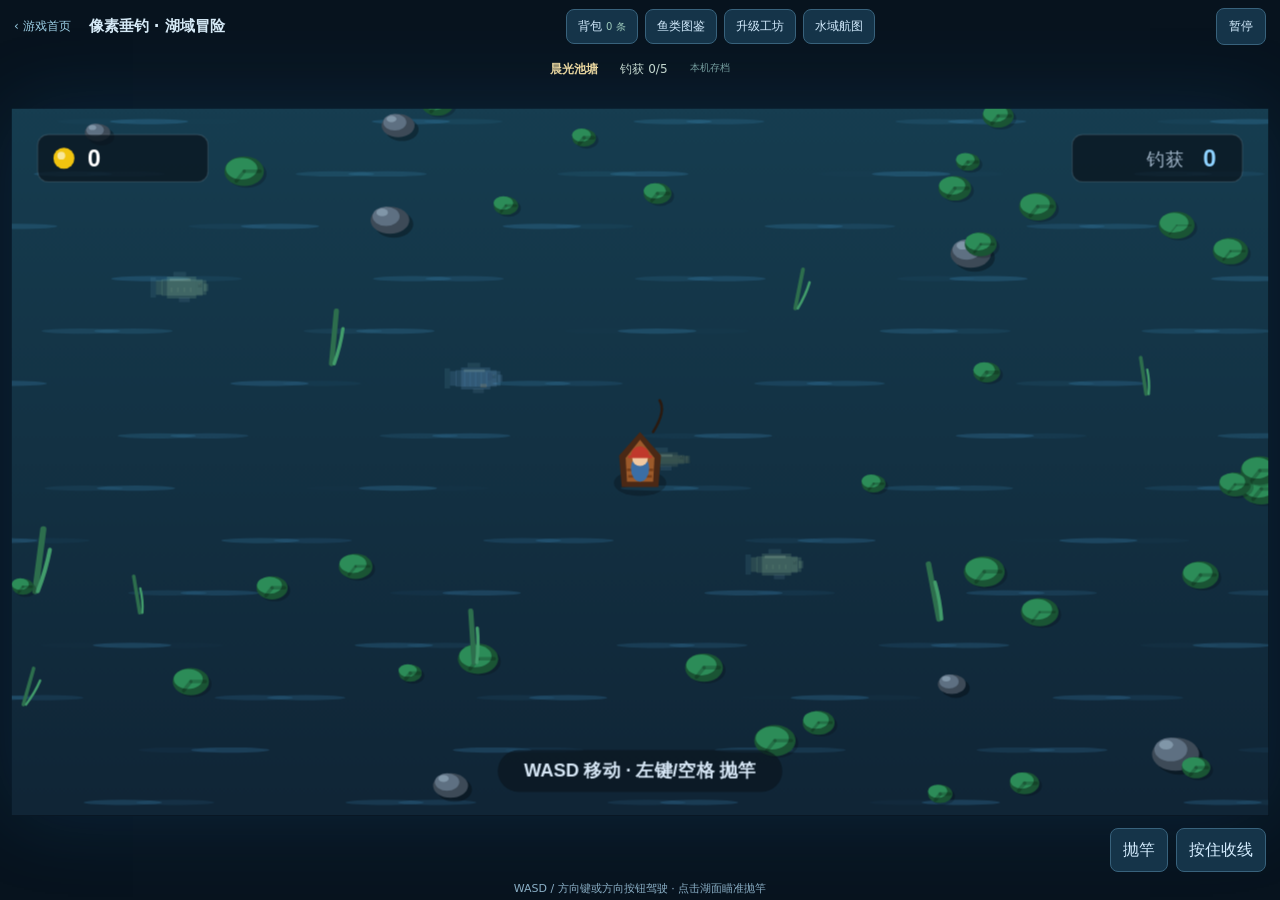
<file: pickFish.html>
<!DOCTYPE html>
<html lang="zh-CN">
<head>
<meta charset="UTF-8">
<meta name="viewport" content="width=device-width, initial-scale=1.0">
<title>像素垂钓 · 湖域冒险</title><link rel="icon" href="data:,"><meta name="description" content="收集七种像素鱼，查看背包与生物营养图鉴，交付渔获升级钓具和船只，解锁四个挑战水域。支持键鼠、触控与本机自动存档。">
<style>
  html, body {
    margin: 0; padding: 0; height: 100%;
    background: #07131e;
    overflow: hidden;
    display: flex; align-items: center; justify-content: center;
    font-family: 'Segoe UI', system-ui, -apple-system, sans-serif;
  }
  canvas {
    display: block;
    box-shadow: 0 0 80px rgba(40,140,220,0.15);
    cursor: crosshair;
    image-rendering: auto;
  }
button,a{touch-action:manipulation}button{font:inherit;color:#d5edff;background:#153449;border:1px solid #38627c;border-radius:8px;padding:9px 12px;cursor:pointer}button:focus-visible,a:focus-visible,canvas:focus-visible{outline:2px solid #a1e2ff;outline-offset:2px}.fish-toolbar{position:fixed;z-index:2;top:8px;left:14px;right:14px;display:flex;align-items:center;justify-content:space-between;gap:10px;color:#d6eaf7;font-size:12px}.fish-toolbar a{color:#9ccfe5;text-decoration:none}.fish-controls{position:fixed;bottom:28px;left:14px;right:14px;display:flex;align-items:center;justify-content:space-between;gap:14px;pointer-events:none}.fish-controls button{pointer-events:auto;touch-action:none;user-select:none;min-height:44px}.move-pad{display:none;grid-template-columns:repeat(3,44px);gap:4px}.move-pad button:first-child{grid-column:2}.move-pad button:nth-child(2){grid-column:1}.fish-actions{margin-left:auto;display:flex;gap:8px}.fish-status{position:fixed;bottom:0;left:0;right:0;text-align:center;color:#8aafc5;font-size:11px;margin:4px 0;pointer-events:none}canvas{touch-action:none}@media(pointer:coarse),(max-width:700px){.move-pad{display:grid}.fish-toolbar{font-size:10px}.fish-toolbar strong{font-size:11px}.fish-controls{bottom:29px;left:8px;right:8px}.fish-actions{flex-direction:column}.fish-controls button{font-size:12px}.fish-status{font-size:9px}}

.fish-toolbar{gap:14px}.fish-brand{display:flex;align-items:center;gap:18px}.fish-brand strong{font-size:15px}.adventure-nav{display:flex;gap:7px}.adventure-nav button{font-size:12px;padding:8px 11px}.adventure-nav button span{color:#9dcabb;font-size:10px}.adventure-nav .ready{border-color:#d3bf7a;color:#ffdf9b}.adventure-strip{position:fixed;z-index:2;top:61px;left:18px;right:18px;display:flex;justify-content:center;gap:22px;color:#c3d7cf;font-size:12px}.adventure-strip #waterName{color:#e6d49e;font-weight:600}.adventure-strip #saveNotice{color:#749c9e;font-size:10px}.fish-panel{box-sizing:border-box;width:min(940px,calc(100% - 26px));max-height:calc(100dvh - 30px);padding:0;border:1px solid #42636d;border-radius:16px;background:#10252e;color:#d9e7e5;box-shadow:0 25px 100px #0009;overflow:auto;font:13px/1.65 "Segoe UI","Microsoft YaHei",sans-serif}.fish-panel::backdrop,.reset-journey::backdrop{background:#04121ac9;backdrop-filter:blur(4px)}.panel-header{position:sticky;top:0;z-index:5;padding:19px 24px 13px;display:flex;justify-content:space-between;align-items:center;background:#152d34}.panel-eyebrow{font-size:9px;color:#a6bba8;letter-spacing:2px}.panel-header h2{font-size:23px;letter-spacing:1px;margin:5px 0;color:#efe8ce}.panel-header button{font-size:25px;line-height:1;padding:7px 12px;background:transparent;border:0}.panel-tabs{display:flex;padding:0 24px;gap:18px;border-bottom:1px solid #35505a;background:#152d34}.panel-tabs button{border:0;border-radius:0;background:transparent;color:#8faead;padding:11px 6px}.panel-tabs button[aria-selected="true"]{color:#f3d997;border-bottom:2px solid #d9bd77}#panelBody{padding:6px 24px 25px}.panel-intro{color:#9db7b5;font-size:12px;line-height:1.9}.fish-card-grid{display:grid;grid-template-columns:repeat(3,minmax(0,1fr));gap:13px;margin-top:20px}.fish-card{display:flex;flex-direction:column;align-items:center;background:radial-gradient(ellipse at 50% 25%,#3c665435,transparent 65%),#17313a;border:1px solid #38565e;border-bottom:3px solid var(--fish-accent);padding:13px 10px 17px;color:#dbe6dd;text-align:center;transition:background .15s}.fish-card:hover{background-color:#25404a}.fish-card canvas,.fish-detail-art canvas{position:static!important;transform:none!important;box-shadow:none;pointer-events:none;max-width:100%;object-fit:contain}.fish-card h3{font-size:15px;margin:4px 0}.fish-card strong{display:block;font-size:11px;font-weight:500;color:#cfddbf}.fish-card small{display:block;font-size:10px;color:#91aaa8;margin-top:4px}.rarity{font-size:10px;color:#b7caac}.fish-detail-art{display:flex;justify-content:center;background:radial-gradient(ellipse at center,#91bf8233,transparent 65%);padding:8px 0}.fish-detail{max-width:650px;margin:0 auto}.fish-detail h3{font-size:25px;color:#f0d9ab;margin:0 0 2px}.fish-detail i{font-size:12px;color:#8aadaa}.fish-detail h4{font-size:14px;color:#ddcea9;margin:23px 0 8px}.fish-detail p{color:#b5cdca;line-height:2}.detail-records{background:#1d363c;border-radius:6px;padding:10px 13px;margin:15px 0;color:#b8d3b3;font-size:12px}.detail-back{font-size:11px;padding:5px 10px;background:transparent;margin-top:12px}.small-note{font-size:10px!important;color:#8da7a6!important}.source-links{display:flex;flex-wrap:wrap;gap:12px}.source-links a{color:#d9c893;font-size:11px;text-decoration:underline;text-underline-offset:3px}.empty-bag{text-align:center;padding:35px 10px;color:#abc4bd}.empty-bag>span{font-size:65px;color:#789c91}.empty-bag h3{font-size:19px;color:#e0d9bd}.empty-bag p{font-size:12px}.upgrade-grid{display:grid;grid-template-columns:1fr 1fr;gap:18px;margin-top:18px}.upgrade-card{border:1px solid #47666a;border-radius:12px;padding:23px;background:#18343c}.upgrade-symbol{color:#d0be83;font-size:42px}.upgrade-card h3{color:#e8dab9;font-size:21px;margin:5px 0 13px}.upgrade-card p{font-size:12px;color:#a9c6c2;margin:8px 0}.level-dots{display:flex;gap:6px;margin:13px 0 18px}.level-dots i{height:5px;flex:1;border-radius:3px;background:#294a51}.level-dots i.lit{background:#b7c984}.recipe{font-size:12px;color:#e8d69d;border-top:1px solid #426068;padding-top:15px;margin-top:20px}.materials{min-height:42px}.upgrade-card button{width:100%;margin-top:12px;background:#3d665a;border-color:#759e80}.upgrade-card button:disabled{opacity:.45;cursor:default}.water-grid{display:grid;grid-template-columns:1fr 1fr;gap:16px;margin-top:18px}.water-card{background:linear-gradient(140deg,var(--water-color),#142b34 60%);border:1px solid #3c5b63;border-radius:12px;padding:21px;position:relative}.water-card.current{border-color:#c3bd87}.water-number{position:absolute;right:17px;top:15px;font:32px Consolas,monospace;color:#c0d2ad55}.water-card>small{font-size:9px;letter-spacing:1px;color:#a5c6be}.water-card h3{font-size:22px;color:#ece1bb;margin:10px 0}.water-card p{font-size:11px;line-height:1.9;color:#b6ccc5}.water-pool{display:flex;flex-wrap:wrap;gap:5px;margin:14px 0}.water-pool span{font-size:9px;background:#04151d55;border:1px solid #68878355;border-radius:20px;padding:2px 8px;color:#bbd4ca}.water-difficulty{font-size:10px!important;color:#c5cdac!important}.water-card>button{width:100%;font-size:12px;background:#254952;border-color:#578282;margin:8px 0 0}.water-card button:disabled{opacity:.45;cursor:default}.water-goals{list-style:none;padding:0;font-size:11px;color:#d1d7b0;line-height:2.1}.campaign-win{border:1px solid #a69a5d;border-radius:10px;background:#6c69362b;padding:22px;text-align:center}.campaign-win strong{font-size:23px;color:#f1d486}.campaign-win p{font-size:12px;color:#c6d2ab}.panel-footer{padding:16px 24px;background:#0c2028;border-top:1px solid #33515b;color:#8ba9a6;font-size:10px;display:flex;align-items:center;gap:14px;flex-wrap:wrap}.panel-footer p{margin:0;color:#b8cda8}.panel-footer>div{margin-left:auto;display:flex;gap:7px}.panel-footer button{font-size:10px;padding:5px 10px}.reset-journey{background:#142e37;color:#d7e6e1;border:1px solid #618180;border-radius:12px;padding:25px;width:min(400px,calc(100% - 50px));font:13px/1.8 "Segoe UI",sans-serif}.reset-journey h2{font-size:20px}#adventureMessage{margin:0;padding:0 24px;font-size:11px;color:#dfd29c}#adventureMessage:not(:empty){padding-top:12px}
@media(max-width:700px){.fish-toolbar{display:grid;grid-template-columns:1fr auto;gap:7px;top:7px;left:10px;right:10px}.fish-brand{gap:10px}.fish-brand strong{font-size:12px}.fish-brand a{font-size:9px}.adventure-nav{grid-column:1/-1;grid-row:2;gap:5px}.adventure-nav button{flex:1;min-width:0;font-size:10px;padding:6px 4px}.adventure-nav button span{font-size:8px}.adventure-strip{top:93px;left:12px;right:12px;gap:10px;justify-content:space-between;font-size:10px}.adventure-strip #saveNotice{font-size:8px}.fish-panel{width:calc(100% - 18px);max-height:calc(100dvh - 20px);border-radius:12px}.panel-header{padding:15px 16px 10px}.panel-header h2{font-size:21px}.panel-tabs{padding:0 16px;gap:14px}.panel-tabs button{font-size:12px;padding:9px 5px}#panelBody{padding:3px 15px 20px}.panel-intro{font-size:11px}.fish-card-grid{grid-template-columns:repeat(2,minmax(0,1fr));gap:9px}.fish-card{padding:9px 4px 13px}.fish-card h3{font-size:13px}.fish-card canvas{width:125px!important;height:68px!important}.upgrade-grid,.water-grid{grid-template-columns:1fr;gap:13px}.upgrade-card,.water-card{padding:18px}.panel-footer{padding:13px 15px;gap:8px}.panel-footer>div{margin-left:0}.fish-detail p{font-size:12px}.detail-records{font-size:10px}.panel-eyebrow{font-size:8px}#adventureMessage{padding-left:15px;padding-right:15px}}

</style>
</head>
<body>
<header class="fish-toolbar"><div class="fish-brand"><a href="index.html">‹ 游戏首页</a><strong>像素垂钓 · 湖域冒险</strong></div><nav class="adventure-nav" aria-label="渔获与成长"><button id="openBag" data-open-panel="bag">背包 <span id="bagSummary">0 条</span></button><button id="openGuide" data-open-panel="guide">鱼类图鉴</button><button id="openWorkshop" data-open-panel="workshop">升级工坊</button><button id="openWaters" data-open-panel="waters">水域航图</button></nav><button id="fishPause" aria-pressed="false">暂停</button></header>
<div class="adventure-strip"><span id="waterName">晨光池塘</span><span id="waterGoal">钓获 0/5</span><span id="saveNotice" aria-live="polite">本机存档</span></div>
<canvas id="game" tabindex="0" aria-label="湖面钓鱼游戏。WASD移动，空格抛竿或刺鱼，按住E收线。"></canvas>
<div class="fish-controls"><div class="move-pad" aria-label="驾驶小船"><button data-move="w" aria-label="向上移动">↑</button><button data-move="a" aria-label="向左移动">←</button><button data-move="s" aria-label="向下移动">↓</button><button data-move="d" aria-label="向右移动">→</button></div><div class="fish-actions"><button id="fishAction">抛竿 / 刺鱼</button><button id="fishReel">按住收线</button></div></div>
<p id="fishStatus" role="status" class="fish-status">WASD / 方向键移动 · 点击湖面或空格抛竿 · 右键 / E 收线</p>
<dialog id="fishPanel" class="fish-panel" aria-labelledby="panelTitle"><div class="panel-header"><div><span class="panel-eyebrow">FISHING JOURNAL / 湖域手记</span><h2 id="panelTitle">我的渔获背包</h2></div><button id="closeFishPanel" aria-label="返回湖面">×</button></div><div class="panel-tabs" role="tablist" aria-label="手记栏目"><button data-panel-tab="bag" role="tab" aria-selected="true">背包</button><button data-panel-tab="guide" role="tab" aria-selected="false">图鉴</button><button data-panel-tab="workshop" role="tab" aria-selected="false">工坊</button><button data-panel-tab="waters" role="tab" aria-selected="false">航图</button></div><p id="adventureMessage" role="status"></p><div id="panelBody"></div><footer class="panel-footer"><p id="saveStatus">本机自动保存</p><span>存档只在当前浏览器；清理网站数据会删除进度。</span><div><button id="manualSave">保存进度</button><button id="newJourney">新旅程</button></div></footer></dialog>
<dialog id="resetJourney" class="reset-journey"><h2>开始新的湖域旅程？</h2><p>将清空本机背包、装备、图鉴记录与水域进度。</p><button id="cancelJourneyReset">继续当前旅程</button><button id="confirmJourneyReset">确认重新开始</button></dialog>
<script id="fishing-progression">
/* Pure progression model. Embedded in pickFish.html so the game stays self-contained. */
(() => {
 'use strict';
 const FISH=[
  {id:'crucian',name:'小鲫鱼',rarity:'普通',tier:0,color:'#a8d8a8',weight:30,gold:4,tension:58,prog:54,length:[10,24],latin:'Carassius spp. · 鲫属游戏泛称',bio:'体形侧扁，常生活在池塘、湖泊及缓流水域，取食小型水生动物和植物性食物。',nutrition:'作为鱼类，可提供膳食蛋白。本条不提供该鱼的定量营养表，不能用体型或游戏稀有度判断实际营养含量。',sources:[['FAO 鲫鱼资料','https://www.fao.org/fishery/culturedspecies/Carassius_carassius/en'],['FDA 鱼类营养资料','https://www.fda.gov/media/70799/download']]},
  {id:'bluegill',name:'蓝鳃太阳鱼',rarity:'普通',tier:0,color:'#7fb2e5',weight:24,gold:6,tension:64,prog:50,length:[12,28],latin:'Lepomis macrochirus',bio:'北美淡水太阳鱼，身体高而侧扁，口较小。鳃盖附近的深色斑与体侧条纹，是图样中的识别线索。',nutrition:'本条展示鱼类作为蛋白来源的一般特点；未收录该物种经核对的定量营养数据，不将其他鱼种的成分数值套用到它身上。',sources:[['USFWS 蓝鳃太阳鱼','https://www.fws.gov/species/bluegill-lepomis-macrochirus'],['FDA 鱼类营养资料','https://www.fda.gov/media/70799/download']]},
  {id:'bass',name:'大口黑鲈',rarity:'普通',tier:0,color:'#8a9b6e',weight:18,gold:9,tension:70,prog:45,length:[22,52],latin:'Micropterus salmoides',bio:'淡水捕食性鱼类，常出现在有水草或遮蔽物的湖泊、池塘和缓流水域。大嘴和深色体侧带是其图样特征。',nutrition:'参考鲈鱼类的一般营养特点：可提供蛋白，长链 Omega-3 通常少于鲑鱼等高脂冷水鱼。具体成分会随鱼种、饲养及加工方式变化。',sources:[['USFWS 大口黑鲈','https://www.fws.gov/species/largemouth-bass-micropterus-salmoides'],['NIH Omega-3 资料','https://ods.od.nih.gov/factsheets/Omega3FattyAcids-HealthProfessional/']]},
  {id:'trout',name:'虹鳟',rarity:'稀有',tier:1,color:'#e08a7a',weight:12,gold:18,tension:75,prog:40,length:[25,55],latin:'Oncorhynchus mykiss',bio:'常见于凉爽、含氧较丰富的淡水环境，也是重要的养殖鱼。粉红体侧带与细小斑点，是鱼样的主要特征。',nutrition:'资料示例：法国鲜虹鳟鱼片每100克约含蛋白质19.1克、脂肪6克、能量136千卡、Omega-3 1718毫克。该示例不代表所有虹鳟或烹调后的数值。',sources:[['EUMOFA 虹鳟物种与营养资料','https://fishery-aquaculture-market-observatory.ec.europa.eu/en/country-and-species-profiles/species-profiles/rainbow-trout'],['爱尔兰 BIM 营养手册','https://bim.ie/wp-content/uploads/2021/03/BIM-Seafood-Nutrition-Handbook-Final.pdf']]},
  {id:'eel',name:'电鳗',rarity:'稀有',tier:1,color:'#b48ae0',weight:8,gold:26,tension:72,prog:36,length:[55,130],latin:'Electrophorus electricus',bio:'南美洲的电鱼，虽俗称“鳗”，分类上并不属于真鳗。身体细长，可用电信号感知环境，图样中的电弧为风格化表现。',nutrition:'本图鉴将电鳗作为生态观察条目，未列食用营养数值。它并非普通食用鳗鱼，不套用鳗鱼的营养成分表。',sources:[['美国国家水族馆 电鳗','https://aqua.org/explore/animals/electric-eel']]},
  {id:'gold-carp',name:'黄金鲤鱼',rarity:'史诗',tier:2,color:'#f0c84b',weight:5,gold:60,tension:80,prog:32,length:[32,66],latin:'游戏变体 · 参考鲤鱼形态',bio:'游戏中的金色鲤鱼变体，保留鲤鱼较厚的嘴唇、口边须及鳞片。现实中也有供观赏的金色鲤鱼，但这里的稀有度与能力属于游戏设定。',nutrition:'金色和稀有度不代表更高营养。本条不为游戏变体编造营养数值；现实鲤鱼的成分需按具体品种与食物资料查询。',sources:[['FAO 普通鲤鱼形态与养殖资料','https://www.fao.org/fishery/docs/CDrom/aquaculture/I1129m/file/en/en_commoncarp.htm']]},
  {id:'koi-king',name:'锦鲤王',rarity:'传说',tier:3,color:'#ff6b9d',weight:2,gold:180,tension:86,prog:27,length:[50,95],latin:'虚构王者 · 参考观赏锦鲤',bio:'本作的终章传说鱼。白底红黑斑纹参考观赏锦鲤，皇冠与“王者”身份属于虚构表现，并非一个真实的新物种。',nutrition:'观赏与虚构条目，不设食用营养数值。图鉴中的稀有度、金币及升级用途均为游戏规则，与现实营养价值无关。',sources:[['新西兰 DOC 锦鲤资料','https://www.doc.govt.nz/nature/pests-and-threats/freshwater-pests/koi-carp/']]}
 ];
 const BY_ID=Object.fromEntries(FISH.map(f=>[f.id,f]));
 const AREAS=[
  {id:'pond',name:'晨光池塘',subtitle:'01 · 学会与鱼相处',description:'平静水面，宽松咬钩窗口。收集普通鱼，先兑换第一套钓具和船只升级。',colors:['#163d50','#102536'],fish:['crucian','bluegill','bass'],weights:[45,35,20],current:0,tension:1,bite:1.3,goal:5,rareGoal:0,rod:1,boat:1,reward:25},
  {id:'river',name:'回旋溪流',subtitle:'02 · 寻找第一条虹鳟',description:'水流开始推动小船，鱼的拉力变强。留意更短的刺鱼时机，用虹鳟换取进阶配件。',colors:['#174c64','#0c2c45'],fish:['crucian','bluegill','bass','trout'],weights:[20,20,30,30],current:18,tension:1.12,bite:1.05,goal:6,rareGoal:1,rod:2,boat:1,reward:55},
  {id:'wetland',name:'迷雾湿地',subtitle:'03 · 电鱼与金色鳞光',description:'雾气与摆动水流增加挑战。电鳗和黄金鲤鱼登场，升级船只能减轻漂移。',colors:['#244b4e','#102b32'],fish:['crucian','bass','eel','gold-carp'],weights:[25,30,35,10],current:32,tension:1.25,bite:.9,goal:8,rareGoal:2,rod:2,boat:2,reward:100},
  {id:'deep',name:'风暴深潭',subtitle:'04 · 锦鲤王的试炼',description:'浪涌、强拉力与短咬钩窗口。高级钓具和船只更从容，完成终章后可返回任何水域继续收集。',colors:['#222c57','#0b1833'],fish:['bass','trout','eel','gold-carp','koi-king'],weights:[25,25,25,15,10],current:48,tension:1.42,bite:.75,goal:10,rareGoal:3,legendGoal:1,rod:2,boat:2,reward:220}
 ];
 const zeros=()=>Object.fromEntries(FISH.map(f=>[f.id,0]));
 const create=()=>({version:1,gold:0,caught:0,inventory:zeros(),discovered:zeros(),best:zeros(),rod:0,boat:0,zone:0,cleared:[false,false,false,false],zoneCatch:[0,0,0,0],zoneRare:[0,0,0,0],zoneLegend:[0,0,0,0],dry:[0,0,0,0],recentTokens:[]});
 const area=state=>AREAS[state.zone];
 const modifiers=state=>({progress:1+state.rod*.23,tension:Math.max(.58,1-state.rod*.13),speed:200+state.boat*38,stability:1-state.boat*.23,cast:350+state.rod*40,recovery:110+state.rod*8});
 function chooseFish(state,rng=Math.random){const water=area(state);if(state.zone===3&&state.zoneCatch[3]>=7&&state.zoneLegend[3]===0)return BY_ID['koi-king'];if(state.zone>0&&state.dry[state.zone]>=3)return BY_ID[water.fish.find(id=>BY_ID[id].tier===1)];let point=rng()*water.weights.reduce((a,b)=>a+b,0);for(let i=0;i<water.fish.length;i++){point-=water.weights[i];if(point<0)return BY_ID[water.fish[i]];}return BY_ID[water.fish[water.fish.length-1]];}
 function catchFish(state,id,token,rng=Math.random){const fish=BY_ID[id];if(!fish||!area(state).fish.includes(id)||typeof token!=='string'||!token||token.length>160||state.recentTokens.includes(token))return {ok:false,message:'这份钓获已结算，或不属于当前水域。'};
  const length=Math.round((fish.length[0]+Math.max(0,Math.min(1,rng()))*(fish.length[1]-fish.length[0]))*10)/10;
  state.inventory[id]++;state.discovered[id]++;state.caught++;state.gold+=fish.gold;state.zoneCatch[state.zone]++;if(fish.tier>0){state.zoneRare[state.zone]++;state.dry[state.zone]=0;}else state.dry[state.zone]++;
  if(fish.tier===3)state.zoneLegend[state.zone]++;state.best[id]=Math.max(state.best[id],length);state.recentTokens.push(token);if(state.recentTokens.length>64)state.recentTokens.shift();return {ok:true,fish,length,gold:fish.gold};
 }
 function cost(state,kind){if(!['rod','boat'].includes(kind)||state[kind]>=3)return null;const level=state[kind]+1;return {level,common:level===1?2:level===2?3:4,rare:level-1,gold:level===1?0:level===2?(kind==='rod'?10:12):(kind==='rod'?30:35)};}
 function planUpgrade(state,kind){const price=cost(state,kind);if(!price)return {ok:false,message:'已达最高等级。',items:[]};const items=[];for(const [tier,needed] of [[0,price.common],[1,price.rare]]){let remaining=needed;for(const fish of FISH.filter(f=>f.tier===tier)){const count=Math.min(remaining,state.inventory[fish.id]);if(count){items.push({id:fish.id,count});remaining-=count;}}if(remaining)return {ok:false,price,items:[],message:'背包中的'+(tier?'稀有':'普通')+'鱼不足。'};}if(state.gold<price.gold)return {ok:false,price,items:[],message:'金币不足。'};return {ok:true,price,items,message:'可兑换升级'};}
 function upgrade(state,kind){const plan=planUpgrade(state,kind);if(!plan.ok)return plan;for(const item of plan.items)state.inventory[item.id]-=item.count;state.gold-=plan.price.gold;state[kind]++;return {...plan,message:(kind==='rod'?'钓具':'船只')+'已升至 '+state[kind]+' 级！'};}
 const unlocked=state=>Math.min(3,state.cleared.findIndex(done=>!done)<0?3:state.cleared.findIndex(done=>!done));
 function travel(state,index){if(!Number.isInteger(index)||index<0||index>unlocked(state))return {ok:false,message:'请先通关前一个水域。'};state.zone=index;return {ok:true,message:'已抵达'+area(state).name};}
 function goals(state){const water=area(state),z=state.zone;return [{name:'本水域钓获',value:state.zoneCatch[z],target:water.goal},{name:'稀有及以上',value:state.zoneRare[z],target:water.rareGoal},{name:'钓具等级',value:state.rod,target:water.rod},{name:'船只等级',value:state.boat,target:water.boat},...(water.legendGoal?[{name:'本水域锦鲤王',value:state.zoneLegend[z],target:1}]:[])].filter(g=>g.target>0);}
 function complete(state){if(state.cleared[state.zone])return {ok:false,message:'本水域奖励已领取。'};if(!goals(state).every(g=>g.value>=g.target))return {ok:false,message:'还有水域目标未完成。'};state.cleared[state.zone]=true;state.gold+=area(state).reward;return {ok:true,message:'通关'+area(state).name+'！奖励 +'+area(state).reward+' 金币'+(state.zone===3?'，全部水域已通关！':'，下一个水域已解锁。')};}
 function restore(raw){try{const value=typeof raw==='string'?JSON.parse(raw):raw;if(!value||value.version!==1)return null;const integer=(n,min,max)=>Number.isInteger(n)&&n>=min&&n<=max;
  if(!integer(value.gold,0,1e9)||!integer(value.caught,0,1e6)||!integer(value.rod,0,3)||!integer(value.boat,0,3)||!integer(value.zone,0,3))return null;
  for(const key of ['inventory','discovered','best']){if(!value[key]||Object.keys(value[key]).length!==FISH.length)return null;for(const fish of FISH){const n=value[key][fish.id];if(key==='best'){if(typeof n!=='number'||!Number.isFinite(n)||n<0||n>1000)return null;}else if(!integer(n,0,1e6))return null;}}
  if(FISH.some(f=>value.inventory[f.id]>value.discovered[f.id]||(value.discovered[f.id]===0)!==(value.best[f.id]===0)))return null;
  for(const key of ['zoneCatch','zoneRare','zoneLegend','dry'])if(!Array.isArray(value[key])||value[key].length!==4||value[key].some(n=>!integer(n,0,1e6)))return null;
  if(!Array.isArray(value.cleared)||value.cleared.length!==4||value.cleared.some(b=>typeof b!=='boolean'))return null;
  for(let i=1;i<4;i++)if(value.cleared[i]&&!value.cleared[i-1])return null;
  for(let i=0;i<4;i++){if(value.cleared[i]&&!goals({...value,zone:i}).every(goal=>goal.value>=goal.target))return null;if(i>0&&value.zoneCatch[i]>0&&!value.cleared[i-1])return null;}
  if(value.zone>unlocked(value)||value.zoneCatch.reduce((a,b)=>a+b,0)!==value.caught||FISH.reduce((a,f)=>a+value.discovered[f.id],0)!==value.caught)return null;
  if(value.zoneRare.some((n,i)=>n>value.zoneCatch[i])||value.zoneLegend.some((n,i)=>n>value.zoneRare[i])||value.dry.some((n,i)=>n>value.zoneCatch[i]))return null;
  if(value.zoneRare.reduce((a,b)=>a+b,0)!==FISH.filter(f=>f.tier>0).reduce((a,f)=>a+value.discovered[f.id],0)||value.zoneLegend.reduce((a,b)=>a+b,0)!==value.discovered['koi-king'])return null;
  if(!Array.isArray(value.recentTokens)||value.recentTokens.length>64||value.recentTokens.some(t=>typeof t!=='string'||!t||t.length>160)||new Set(value.recentTokens).size!==value.recentTokens.length)return null;
  const result=create();for(const key of Object.keys(result))result[key]=JSON.parse(JSON.stringify(value[key]));return result;
 }catch(_){return null;}}
 const api={FISH,BY_ID,AREAS,create,area,modifiers,chooseFish,catchFish,cost,planUpgrade,upgrade,unlocked,travel,goals,complete,restore};if(typeof module!=='undefined'&&module.exports)module.exports=api;else globalThis.FishingProgress=api;
})();

</script>
<script>
(() => {
'use strict';
const FP=FishingProgress,SAVE_KEY='chenchen-fishing-adventure-v1';
let progress=FP.create(),saveNotice='自动保存在本机浏览器',adventureTab='bag',panelResume=false,castSerial=0;
try{const saved=localStorage.getItem(SAVE_KEY);if(saved){const restored=FP.restore(saved);if(restored)progress=restored;else saveNotice='旧存档无法读取，已建立新旅程；新钓获后将保存新进度。';}}catch(error){saveNotice='保存失败：浏览器未允许本地存储，本局进度仅保留在页面。';}
const castToken=()=>Date.now().toString(36)+'-'+(++castSerial)+'-'+Math.random().toString(36).slice(2);

// ============================================================
//  基础设置
// ============================================================
let W = 960, H = 540;
const canvas = document.getElementById('game');
canvas.width = W;
canvas.height = H;
const ctx = canvas.getContext('2d');
ctx.imageSmoothingEnabled = true;
let waterGradient=null,drawDirty=true,cameraReady=false;

function resize() {
 const mobile=matchMedia('(pointer:coarse)').matches||innerWidth<=700,portrait=innerHeight>innerWidth&&innerWidth<=700;
 const headerHeight=innerWidth<=700?118:108;
 const availableHeight=Math.max(100,innerHeight-headerHeight-(mobile?(portrait?165:35):85)),availableWidth=Math.max(280,innerWidth-(mobile&&!portrait?280:0));
 W=portrait?540:960;H=portrait?Math.max(540,Math.min(860,availableHeight/availableWidth*W)):540;
 const scale=Math.max(.1,Math.min(availableWidth/W,availableHeight/H)),ratio=Math.min(2,Math.max(.5,(devicePixelRatio||1)*scale));
 canvas.style.width=W*scale+'px';canvas.style.height=H*scale+'px';canvas.style.position='absolute';canvas.style.left='50%';canvas.style.top=(headerHeight+availableHeight/2)+'px';canvas.style.transform='translate(-50%,-50%)';
 const width=Math.round(W*ratio),height=Math.round(H*ratio);
 if(canvas.width!==width||canvas.height!==height){canvas.width=width;canvas.height=height;}
 ctx.setTransform(width/W,0,0,height/H,0,0);ctx.imageSmoothingEnabled=true;waterGradient=null;drawDirty=true;if(cameraReady)updateCamera();
}
window.addEventListener('resize', resize);
resize();

const clamp = (v, a, b) => v < a ? a : v > b ? b : v;
const lerp  = (a, b, t) => a + (b - a) * t;
const rnd   = (a, b) => a + Math.random() * (b - a);

// ============================================================
//  音效（WebAudio 合成）
// ============================================================
let actx = null;
function initAudio() {
  if (!actx) {
    try { actx = new (window.AudioContext || window.webkitAudioContext)(); } catch (e) {}
  }
  if (actx && actx.state === 'suspended') actx.resume().catch(()=>{});
}
function beep(freq, dur, type, vol) {
  if (!actx) return;
  try {
    const o = actx.createOscillator();
    const g = actx.createGain();
    o.type = type || 'sine';
    o.frequency.value = freq;
    g.gain.setValueAtTime(vol || 0.04, actx.currentTime);
    g.gain.exponentialRampToValueAtTime(0.0001, actx.currentTime + dur);
    o.connect(g); g.connect(actx.destination);
    o.start(); o.stop(actx.currentTime + dur);
  } catch (e) {}
}

// ============================================================
//  世界 & 玩家
// ============================================================
const WORLD = { w: 1920, h: 1080 };
const cam  = { x: 0, y: 0 };
const boat = { x: 960, y: 540, vx: 0, vy: 0, bob: 0 };

const keys  = {};
const mouse = { x: W / 2, y: H / 2 };
let paused=false,touchReeling=false;const touchMoves=new Map(),reelPointers=new Set(),touchReelPointers=new Set();
let isRightMouseDown = false; // 新增：鼠标右键状态

// 粒子系统
const particles = [];
function spawnParticle(x, y, vx, vy, life, color, size) {
  particles.push({ x, y, vx, vy, life, maxLife: life, color, size });
}
function spawnSplash(x, y, count) {
  for (let i = 0; i < count; i++) {
    const angle = rnd(0, Math.PI * 2);
    const speed = rnd(20, 60);
    spawnParticle(x, y, Math.cos(angle) * speed, Math.sin(angle) * speed - 30, rnd(0.3, 0.6), 'rgba(200,240,255,0.8)', rnd(1, 3));
  }
}

// ============================================================
//  鱼类数据
// ============================================================
const FISH_TYPES = FP.FISH;
const RARITY_COLOR = {
  '普通': '#cfd8e3',
  '稀有': '#5dade2',
  '史诗': '#bb8fce',
  '传说': '#f7dc6f',
};

function pickFish(){return FP.chooseFish(progress);}

// ============================================================
//  游戏状态
// ============================================================
const game = {
  mode: 'idle',          // idle | casting | waiting | bite | reeling | result
  time: 0,
  gold: progress.gold,
  caught: progress.caught,
  castToken: "",
  msg: '',
  msgTimer: 0,
  waitTimer: 0,
  biteTimer: 0,
  biteDuration: 1.3,
  biteFish: null,
  reeling: null,
  result: null,
  resultTimer: 0,
  float: { x: 0, y: 0, sx: 0, sy: 0, ex: 0, ey: 0, t: 0, dur: 0.4, z: 0 },
};

// ============================================================
//  场景装饰
// ============================================================
const decor = [];
function genDecor() {
  decor.length=0;
  for (let i = 0; i < 180; i++) {
    const x = rnd(20, WORLD.w - 20);
    const y = rnd(20, WORLD.h - 20);
    if (Math.hypot(x - boat.x, y - boat.y) < 150) continue;
    const r = Math.random();
    let type = 'lily';
    if (r > 0.8) type = 'rock';
    else if (r > 0.6) type = 'weed';
    decor.push({
      x, y, type,
      s: rnd(0.8, 1.6),
      ph: Math.random() * Math.PI * 2,
    });
  }
}
genDecor();

// ============================================================
//  输入控制
// ============================================================
function onAction() {
  if(paused)return;initAudio();
  if (game.mode === 'idle') {
    castLine();
  } else if (game.mode === 'bite') {
    startReel();
  }
}

function clearInput(){for(const key of Object.keys(keys))delete keys[key];touchMoves.clear();reelPointers.clear();touchReelPointers.clear();isRightMouseDown=false;touchReeling=false;boat.vx=0;boat.vy=0;}
function setPaused(value){paused=value;drawDirty=true;if(paused)clearInput();$('fishPause').textContent=paused?'继续':'暂停';$('fishPause').setAttribute('aria-pressed',String(paused));syncControls();}
const $=id=>document.getElementById(id);
let controlsKey='';
function syncControls(){const nextKey=game.mode+'|'+paused;if(nextKey===controlsKey)return;controlsKey=nextKey;if(game.mode!=='reeling'){touchReelPointers.clear();touchReeling=false;}const labels={idle:'抛竿',casting:'正在抛竿',waiting:'等待咬钩',bite:'刺鱼！',reeling:'收线中',result:'查看钓获'};$('fishAction').textContent=labels[game.mode];$('fishAction').disabled=paused||!['idle','bite'].includes(game.mode);$('fishReel').disabled=paused||game.mode!=='reeling';$('fishStatus').textContent=paused?'已暂停 · 点“继续”恢复，进度保留':game.mode==='reeling'?'按住右键 / E / 收线按钮，松开让张力回落':game.mode==='bite'?'咬钩了！点击湖面、刺鱼按钮或按空格！':'WASD / 方向键或方向按钮驾驶 · 点击湖面瞄准抛竿';}
window.addEventListener('keydown',e=>{if($('fishPanel').open||$('resetJourney').open)return;if(/INPUT|SELECT|TEXTAREA/.test(e.target.tagName))return;if(/^(BUTTON|A)$/.test(e.target.tagName)&&['Space','Enter'].includes(e.code))return;if(e.code==='Space'||e.code.startsWith('Arrow'))e.preventDefault();if(e.repeat)return;keys[e.key.toLowerCase()]=true;if(e.code==='Space')onAction();if(e.code==='KeyP')setPaused(!paused);});
window.addEventListener('keyup',e=>{delete keys[e.key.toLowerCase()];});
function updateMousePos(e){const rect=canvas.getBoundingClientRect();mouse.x=(e.clientX-rect.left)/rect.width*W;mouse.y=(e.clientY-rect.top)/rect.height*H;}
canvas.addEventListener('pointermove',updateMousePos);
canvas.addEventListener('pointerdown',e=>{if(paused)return;e.preventDefault();updateMousePos(e);initAudio();canvas.focus({preventScroll:true});canvas.setPointerCapture(e.pointerId);if(e.button===2){reelPointers.add(e.pointerId);isRightMouseDown=true;}else if(e.button===0)onAction();syncControls();});
function releaseCanvas(e){reelPointers.delete(e.pointerId);isRightMouseDown=reelPointers.size>0;}
for(const type of ['pointerup','pointercancel','lostpointercapture'])canvas.addEventListener(type,releaseCanvas);
canvas.addEventListener('contextmenu',e=>e.preventDefault());
for(const button of document.querySelectorAll('[data-move]')){
 button.addEventListener('pointerdown',e=>{if(paused)return;e.preventDefault();button.setPointerCapture(e.pointerId);touchMoves.set(e.pointerId,button.dataset.move);});
 const release=e=>touchMoves.delete(e.pointerId);for(const type of ['pointerup','pointercancel','lostpointercapture'])button.addEventListener(type,release);
}
$('fishAction').onclick=()=>{onAction();syncControls()};$('fishPause').onclick=()=>setPaused(!paused);
$('fishReel').addEventListener('pointerdown',e=>{if(paused||game.mode!=='reeling')return;e.preventDefault();$('fishReel').setPointerCapture(e.pointerId);touchReelPointers.add(e.pointerId);touchReeling=true;});
for(const type of ['pointerup','pointercancel','lostpointercapture'])$('fishReel').addEventListener(type,e=>{touchReelPointers.delete(e.pointerId);touchReeling=touchReelPointers.size>0});
$('fishReel').addEventListener('keydown',e=>{if(['Space','Enter'].includes(e.code)){e.preventDefault();if(!paused){touchReelPointers.add('keyboard');touchReeling=true}}});
$('fishReel').addEventListener('keyup',e=>{if(['Space','Enter'].includes(e.code)){touchReelPointers.delete('keyboard');touchReeling=touchReelPointers.size>0}});$('fishReel').addEventListener('blur',()=>{touchReelPointers.delete('keyboard');touchReeling=touchReelPointers.size>0});
window.addEventListener('blur',()=>{panelResume=false;setPaused(true)});document.addEventListener('visibilitychange',()=>{if(document.hidden){panelResume=false;setPaused(true)}last=performance.now();});
function held(key){return keys[key]||[...touchMoves.values()].includes(key);}


// ============================================================
//  钓鱼流程
// ============================================================
function rodTip() {
  return { x: boat.x + 10, y: boat.y - 28 };
}

function castLine() {
  game.castToken=castToken();
  const tip = rodTip();
  const tx = mouse.x + cam.x;
  const ty = mouse.y + cam.y;

  let dx = tx - tip.x;
  let dy = ty - tip.y;
  let dist = Math.hypot(dx, dy);
  const MAXD = FP.modifiers(progress).cast;
  if (dist > MAXD) { dx *= MAXD / dist; dy *= MAXD / dist; dist = MAXD; }
  if (dist < 50) { dx = 0; dy = -50; dist = 50; }

  const f = game.float;
  f.sx = tip.x; f.sy = tip.y;
  f.ex = clamp(tip.x + dx,20,WORLD.w-20); f.ey = clamp(tip.y + dy,20,WORLD.h-20);
  f.t = 0;
  f.dur = 0.32 + dist / 1000;
  f.x = tip.x; f.y = tip.y; f.z = 0;

  game.mode = 'casting';
  beep(320, 0.07, 'square', 0.035);
}

function startReel() {
  if(!game.castToken)game.castToken=castToken();
  const fish = game.biteFish || pickFish();
  game.reeling = { fish, prog: 0, tension: 0 };
  game.mode = 'reeling';
  spawnSplash(game.float.ex, game.float.ey, 15);
  beep(700, 0.06, 'square', 0.05);
  setTimeout(() => beep(950, 0.08, 'square', 0.045), 70);
}

// ============================================================
//  更新逻辑
// ============================================================
function updateBoat(dt) {
  const anchored = game.mode !== 'idle';
  let ix = 0, iy = 0;
  if (!anchored) {
    if (held('w') || held('arrowup'))    iy -= 1;
    if (held('s') || held('arrowdown'))  iy += 1;
    if (held('a') || held('arrowleft'))  ix -= 1;
    if (held('d') || held('arrowright')) ix += 1;
  }
  const len = Math.hypot(ix, iy) || 1;
  const modifiers=FP.modifiers(progress),water=FP.area(progress),SPEED=modifiers.speed;
  const drift=anchored?0:water.current*modifiers.stability;
  const tvx=ix/len*SPEED+Math.sin(game.time*.8)*drift;
  const tvy=iy/len*SPEED+Math.cos(game.time*.65)*drift*.6;
  boat.vx += (tvx - boat.vx) * Math.min(1, dt * 8);
  boat.vy += (tvy - boat.vy) * Math.min(1, dt * 8);

  boat.x = clamp(boat.x + boat.vx * dt, 60, WORLD.w - 60);
  boat.y = clamp(boat.y + boat.vy * dt, 60, WORLD.h - 60);
  boat.bob += dt * (1 + Math.hypot(boat.vx, boat.vy) * 0.02);

  if (Math.hypot(boat.vx, boat.vy) > 20 && Math.random() < 1-Math.exp(-18*dt)) {
    spawnParticle(boat.x - boat.vx * 0.1, boat.y - boat.vy * 0.1 + 10, rnd(-10, 10), rnd(-5, 15), 0.6, 'rgba(150,220,255,0.4)', rnd(1, 3));
  }
}

function updateCamera() {
  cam.x = Math.round(clamp(boat.x - W / 2, 0, WORLD.w - W));
  cam.y = Math.round(clamp(boat.y - H / 2, 0, WORLD.h - H));
}

function updateParticles(dt) {
  for (let i = particles.length - 1; i >= 0; i--) {
    const p = particles[i];
    p.x += p.vx * dt;
    p.y += p.vy * dt;
    p.vy += 60 * dt;
    p.life -= dt;
    if (p.life <= 0) particles.splice(i, 1);
  }
}

function updateFishing(dt) {
  const f = game.float;

  switch (game.mode) {
    case 'idle':
      break;

    case 'casting': {
      f.t += dt / f.dur;
      const p = Math.min(1, f.t);
      f.x = lerp(f.sx, f.ex, p);
      f.y = lerp(f.sy, f.ey, p);
      f.z = Math.sin(p * Math.PI) * 45;
      if (p >= 1) {
        f.z = 0;
        game.mode = 'waiting';
        game.waitTimer = rnd(1.1, 3.0);
        spawnSplash(f.ex, f.ey, 8);
        beep(170, 0.09, 'sine', 0.035);
      }
      break;
    }

    case 'waiting': {
      game.waitTimer -= dt;
      f.x = f.ex + Math.sin(game.time * 2.2) * 2.5;
      f.y = f.ey + Math.cos(game.time * 1.8) * 2.5;
      if (game.waitTimer <= 0) {
        game.mode = 'bite';
        game.biteDuration = FP.area(progress).bite+progress.rod*.05;
        game.biteTimer = game.biteDuration;
        game.biteFish = pickFish();
        beep(880, 0.06, 'square', 0.05);
        setTimeout(() => beep(1180, 0.07, 'square', 0.05), 75);
      }
      break;
    }

    case 'bite': {
      game.biteTimer -= dt;
      f.x = f.ex + Math.sin(game.time * 26) * 4;
      f.y = f.ey + Math.cos(game.time * 22) * 4 + 4;
      if (game.biteTimer <= 0) {
        game.mode = 'idle';
        game.msg = '鱼跑掉了…';
        game.msgTimer = 1.4;
        game.biteFish = null;
        beep(150, 0.18, 'sawtooth', 0.04);
      }
      break;
    }

    case 'reeling': {
      const r = game.reeling;
      // 核心修改：按住右键收线
      const holding = isRightMouseDown || keys.e || touchReeling;

      if (holding) {
        const modifiers=FP.modifiers(progress),water=FP.area(progress);
        const surge=progress.zone>1?1+.1*Math.sin(game.time*3):1;
        r.tension += r.fish.tension*water.tension*modifiers.tension*surge*dt;
        r.prog += r.fish.prog*modifiers.progress*dt;
        if (Math.random() < 1-Math.exp(-12*dt)) {
            spawnParticle(f.ex + rnd(-10, 10), f.ey + rnd(-10, 10), rnd(-20,20), rnd(-20,20), 0.4, 'rgba(255,255,255,0.6)', 1.5);
        }
      } else {
        r.tension -= FP.modifiers(progress).recovery * dt;
        r.prog -= 10/(1+progress.rod*.15)*dt;
      }
      r.tension = clamp(r.tension, 0, 100);
      r.prog    = clamp(r.prog, 0, 100);

      f.x = f.ex + (Math.random() - 0.5) * (r.tension > 55 ? 6 : 2);
      f.y = f.ey + (Math.random() - 0.5) * (r.tension > 55 ? 6 : 2);

      if (r.tension >= 100) {
        game.mode = 'result';
        game.result = { fish: r.fish, success: false };
        game.resultTimer = 1.8;
        spawnSplash(f.ex, f.ey, 20);
        beep(110, 0.32, 'sawtooth', 0.06);
      } else if (r.prog >= 100) {
        game.mode = 'result';
        const award=FP.catchFish(progress,r.fish.id,game.castToken);
        game.result = {fish:r.fish,success:award.ok,length:award.length};
        game.resultTimer = 2.8;
        if(award.ok){saveProgress();if(FP.goals(progress).every(g=>g.value>=g.target)&&!progress.cleared[progress.zone])announce('水域目标已达成！打开水域航图领取通关奖励。');}
        else announce(award.message);
        spawnSplash(f.ex, f.ey, 30);
        beep(660, 0.09, 'square', 0.05);
        setTimeout(() => beep(880, 0.10, 'square', 0.05), 95);
        setTimeout(() => beep(1320, 0.16, 'square', 0.05), 210);
      }
      break;
    }

    case 'result': {
      game.resultTimer -= dt;
      if (game.resultTimer <= 0) {
        game.mode = 'idle';
        game.result = null;
        game.reeling = null;
        game.biteFish = null;game.castToken="";
      }
      break;
    }
  }

  if (game.msgTimer > 0) game.msgTimer -= dt;
}

function update(dt) {
  game.time += dt;
  updateBoat(dt);
  updateCamera();
  updateParticles(dt);
  updateFishing(dt);
}

// ============================================================
//  渲染部分
// ============================================================
function drawWater() {
  if(!waterGradient){waterGradient=ctx.createLinearGradient(0,0,0,H);waterGradient.addColorStop(0,FP.area(progress).colors[0]);waterGradient.addColorStop(1,FP.area(progress).colors[1]);}
  ctx.fillStyle=waterGradient;

  ctx.fillRect(0, 0, W, H);

  const t = game.time;
  const step = 40;
  const x0 = Math.floor(cam.x / step) * step;
  const y0 = Math.floor(cam.y / step) * step;

  for (let wy = y0; wy < cam.y + H + step; wy += step) {
    for (let wx = x0; wx < cam.x + W + step; wx += step) {
      const ph = Math.sin(t * 0.8 + wx * 0.03 + wy * 0.05);
      if (ph > 0.3) {
        const px = Math.round(wx - cam.x + Math.sin(t * 1.6 + wy * 0.1) * 15);
        const py = Math.round(wy - cam.y);
        const alpha = (ph - 0.3) * 0.25;
        ctx.fillStyle = `rgba(80,180,240,${alpha})`;
        ctx.beginPath();
        ctx.ellipse(px, py, 30, 2, 0, 0, Math.PI * 2);
        ctx.fill();
      }
    }
  }
}

function drawDecor() {
  for (const d of decor) {
    const x = d.x - cam.x;
    const y = d.y - cam.y;
    if (x < -50 || x > W + 50 || y < -50 || y > H + 50) continue;

    if (d.type === 'lily') {
      const bob = Math.sin(game.time * 1.2 + d.ph) * 2;
      const r = 10 * d.s;
      ctx.fillStyle = 'rgba(0,0,0,0.2)';
      ctx.beginPath(); ctx.ellipse(x + 2, y + bob + 2, r, r * 0.7, 0, 0, Math.PI * 2); ctx.fill();
      ctx.fillStyle = '#1a5434';
      ctx.beginPath(); ctx.ellipse(x, y + bob, r, r * 0.75, 0, 0, Math.PI * 2); ctx.fill();
      ctx.fillStyle = '#2c8c58';
      ctx.beginPath(); ctx.ellipse(x - 2, y + bob - 2, r * 0.8, r * 0.55, 0, 0, Math.PI * 2); ctx.fill();
      ctx.strokeStyle = 'rgba(0,0,0,0.2)';
      ctx.beginPath(); ctx.moveTo(x, y+bob); ctx.lineTo(x+r*0.8, y+bob); ctx.stroke();
      ctx.beginPath(); ctx.moveTo(x, y+bob); ctx.lineTo(x-r*0.4, y+bob+r*0.5); ctx.stroke();
    } else if (d.type === 'rock') {
      const r = 12 * d.s;
      ctx.fillStyle = 'rgba(0,0,0,0.3)';
      ctx.beginPath(); ctx.ellipse(x + 3, y + 3, r, r * 0.7, 0, 0, Math.PI * 2); ctx.fill();
      ctx.fillStyle = '#3d4a57';
      ctx.beginPath(); ctx.ellipse(x, y, r, r * 0.7, 0, 0, Math.PI * 2); ctx.fill();
      ctx.fillStyle = '#5e7082';
      ctx.beginPath(); ctx.ellipse(x - r*0.2, y - r*0.2, r*0.7, r*0.5, 0, 0, Math.PI * 2); ctx.fill();
      ctx.fillStyle = '#8096a8';
      ctx.beginPath(); ctx.ellipse(x - r*0.4, y - r*0.4, r*0.3, r*0.2, 0, 0, Math.PI * 2); ctx.fill();
    } else if (d.type === 'weed') {
      const sway = Math.sin(game.time * 2 + d.ph) * 4;
      ctx.strokeStyle = '#2d6e4d';
      ctx.lineWidth = 3 * d.s;
      ctx.lineCap = 'round';
      ctx.beginPath();
      ctx.moveTo(x, y);
      ctx.quadraticCurveTo(x + sway, y - 15 * d.s, x + sway * 2, y - 30 * d.s);
      ctx.stroke();
      ctx.strokeStyle = '#429c6b';
      ctx.lineWidth = 2 * d.s;
      ctx.beginPath();
      ctx.moveTo(x + 2, y);
      ctx.quadraticCurveTo(x + sway + 5, y - 10 * d.s, x + sway * 2 + 5, y - 20 * d.s);
      ctx.stroke();
    }
  }
}

function drawBoat() {
  const x = Math.round(boat.x - cam.x);
  const y = Math.round(boat.y - cam.y + Math.sin(boat.bob * 2.2) * 2);

  ctx.fillStyle = 'rgba(0,0,0,0.25)';
  ctx.beginPath(); ctx.ellipse(x, y + 15, 20, 10, 0, 0, Math.PI * 2); ctx.fill();

  ctx.beginPath();
  ctx.moveTo(x, y - 24);
  ctx.lineTo(x + 16, y - 6);
  ctx.lineTo(x + 14, y + 18);
  ctx.lineTo(x - 14, y + 18);
  ctx.lineTo(x - 16, y - 6);
  ctx.closePath();
  ctx.fillStyle = '#4a2815';
  ctx.fill();

  ctx.beginPath();
  ctx.moveTo(x, y - 18);
  ctx.lineTo(x + 11, y - 4);
  ctx.lineTo(x + 10, y + 14);
  ctx.lineTo(x - 10, y + 14);
  ctx.lineTo(x - 11, y - 4);
  ctx.closePath();
  ctx.fillStyle = ['#9c5a2a','#a37443','#5d8795','#b6b17c'][progress.boat];
  ctx.fill();

  ctx.fillStyle = '#7a4019';
  ctx.fillRect(x - 10, y + 4, 20, 2);
  ctx.fillRect(x - 9, y + 9, 18, 2);

  const headY = y - 4;
  ctx.fillStyle = '#3a6ea5';
  ctx.beginPath(); ctx.ellipse(x, y + 4, 7, 10, 0, 0, Math.PI * 2); ctx.fill();
  ctx.fillStyle = '#f0c8a0';
  ctx.beginPath(); ctx.arc(x, headY, 6, 0, Math.PI * 2); ctx.fill();
  ctx.fillStyle = '#c0392b';
  ctx.beginPath(); ctx.arc(x, headY - 2, 7, Math.PI, Math.PI * 2); ctx.fill();
  ctx.fillRect(x - 9, headY - 2, 18, 2);

  ctx.strokeStyle = ['#2b1a10','#bd9c6c','#93c7cf','#ecd28b'][progress.rod];
  ctx.lineWidth = 2;
  ctx.beginPath();
  ctx.moveTo(x + 10, y - 24);
  ctx.quadraticCurveTo(x + 20, y - 40, x + 15, y - 48);
  ctx.stroke();
}

function drawFishing() {
  const m = game.mode;
  if (m !== 'casting' && m !== 'waiting' && m !== 'bite' && m !== 'reeling') return;

  const f = game.float;
  let fx = Math.round(f.x - cam.x);
  let fy = Math.round(f.y - cam.y - f.z);

  if (m === 'reeling') {
    const r = game.reeling;
    if (r.tension > 50) {
      fx += Math.round((Math.random() - 0.5) * 4);
      fy += Math.round((Math.random() - 0.5) * 4);
    }
  }

  const rodX = Math.round(boat.x - cam.x + 15);
  const rodY = Math.round(boat.y - cam.y - 48);

  ctx.strokeStyle = m === 'reeling' && game.reeling.tension > 75 ? '#ff4757' : 'rgba(220,240,255,0.8)';
  ctx.lineWidth = m === 'reeling' && game.reeling.tension > 75 ? 2 : 1;
  ctx.beginPath();
  ctx.moveTo(rodX, rodY);
  ctx.lineTo(fx, fy);
  ctx.stroke();

  if (m !== 'casting') {
    ctx.strokeStyle = 'rgba(150,220,255,0.4)';
    ctx.lineWidth = 1.5;
    const rr = 12 + Math.sin(game.time * 4) * 3;
    ctx.beginPath(); ctx.ellipse(fx, fy + 4, rr, rr * 0.4, 0, 0, Math.PI * 2); ctx.stroke();
    ctx.strokeStyle = 'rgba(150,220,255,0.2)';
    ctx.beginPath(); ctx.ellipse(fx, fy + 4, rr + 10, (rr + 10) * 0.4, 0, 0, Math.PI * 2); ctx.stroke();
  }

  ctx.fillStyle = '#fff';
  ctx.beginPath(); ctx.ellipse(fx, fy + 2, 4, 2, 0, 0, Math.PI * 2); ctx.fill();

  ctx.fillStyle = '#ff3b3b';
  ctx.beginPath();
  ctx.moveTo(fx - 4, fy);
  ctx.lineTo(fx + 4, fy);
  ctx.lineTo(fx + 2, fy - 12);
  ctx.lineTo(fx - 2, fy - 12);
  ctx.closePath();
  ctx.fill();

  ctx.fillStyle = '#ff8a8a';
  ctx.fillRect(fx - 1, fy - 11, 2, 6);

  if (m === 'bite') {
    const bounce = Math.sin(game.time * 20) * 6;
    ctx.textAlign = 'center';
    ctx.font = 'bold 32px "Segoe UI", sans-serif';
    ctx.fillStyle = '#ffe14d';
    ctx.shadowColor = 'rgba(0,0,0,0.8)';
    ctx.shadowBlur = 8;
    ctx.fillText('!', fx, fy - 24 + bounce);
    ctx.shadowBlur = 0;

    const remaining = clamp(game.biteTimer / Math.max(.01,game.biteDuration),0,1);
    const prog = 1 - remaining;
    const rr2 = 10 + prog * 40;
    ctx.strokeStyle = `rgba(255,225,80,${remaining})`;
    ctx.lineWidth = 3;
    ctx.beginPath(); ctx.arc(fx, fy, rr2, 0, Math.PI * 2); ctx.stroke();
    ctx.lineWidth = 1;
  }
}

function drawParticles() {
  for (const p of particles) {
    const alpha = p.life / p.maxLife;
    ctx.fillStyle = p.color.replace('0.8', alpha.toFixed(2)).replace('0.6', alpha.toFixed(2)).replace('0.4', alpha.toFixed(2));
    ctx.beginPath();
    ctx.arc(p.x - cam.x, p.y - cam.y, p.size, 0, Math.PI * 2);
    ctx.fill();
  }
}

// ============================================================
//  UI 渲染
// ============================================================
function roundRect(x, y, w, h, r) {
  ctx.beginPath();
  ctx.moveTo(x + r, y);
  ctx.arcTo(x + w, y, x + w, y + h, r);
  ctx.arcTo(x + w, y + h, x, y + h, r);
  ctx.arcTo(x, y + h, x, y, r);
  ctx.arcTo(x, y, x + w, y, r);
  ctx.closePath();
}

function drawUI() {
  ctx.textBaseline = 'middle';

  // ---- 金币面板 ----
  const gx = 20, gy = 20, gw = 130, gh = 36;
  ctx.fillStyle = 'rgba(10, 20, 30, 0.75)';
  roundRect(gx, gy, gw, gh, 8);
  ctx.fill();
  ctx.strokeStyle = 'rgba(255, 255, 255, 0.1)';
  ctx.lineWidth = 1;
  ctx.stroke();

  ctx.fillStyle = '#f1c40f';
  ctx.beginPath(); ctx.arc(gx + 20, gy + 18, 8, 0, Math.PI * 2); ctx.fill();
  ctx.fillStyle = '#f8e79a';
  ctx.beginPath(); ctx.arc(gx + 18, gy + 16, 3, 0, Math.PI * 2); ctx.fill();

  ctx.textAlign = 'left';
  ctx.font = 'bold 18px "Segoe UI", sans-serif';
  ctx.fillStyle = '#ffffff';
  ctx.fillText(String(game.gold), gx + 38, gy + 19);

  // ---- 钓获面板 ----
  const cx = W - 150, cy = 20, cw = 130, ch = 36;
  ctx.fillStyle = 'rgba(10, 20, 30, 0.75)';
  roundRect(cx, cy, cw, ch, 8);
  ctx.fill();
  ctx.strokeStyle = 'rgba(255, 255, 255, 0.1)';
  ctx.stroke();

  ctx.textAlign = 'right';
  ctx.font = 'bold 18px "Segoe UI", sans-serif';
  ctx.fillStyle = '#8fd3ff';
  ctx.fillText(String(game.caught), cx + cw - 20, cy + 19);
  ctx.font = '14px "Segoe UI", sans-serif';
  ctx.fillStyle = '#a0b5c8';
  ctx.fillText('钓获', cx + cw - 45, cy + 20);

  // ---- 底部提示 ----
  let hint = '';
  if (game.mode === 'idle')         hint = 'WASD 移动 · 左键/空格 抛竿';
  else if (game.mode === 'waiting') hint = '静静等待…';
  else if (game.mode === 'bite')    hint = '咬钩了！快速左键/空格！';

  if (hint) {
    ctx.textAlign = 'center';
    ctx.font = 'bold 14px "Segoe UI", sans-serif';
    const tw = ctx.measureText(hint).width;
    const bw = tw + 40, bh = 32;
    const bx = W / 2 - bw / 2, by = H - 50;

    ctx.fillStyle = 'rgba(10, 20, 30, 0.65)';
    roundRect(bx, by, bw, bh, 16);
    ctx.fill();

    ctx.fillStyle = '#d6e6f5';
    ctx.fillText(hint, W / 2, by + bh / 2);
  }

  // ---- 收线 UI ----
  if (game.mode === 'reeling') {
    const r = game.reeling;
    const bw = 360, bh = 12;
    const bx = (W - bw) / 2;
    const by = H - 115;
    const ty = by + 32;

    ctx.fillStyle = 'rgba(10, 20, 30, 0.8)';
    roundRect(bx - 4, by - 4, bw + 8, bh + 8, 6); ctx.fill();
    ctx.fillStyle = '#1a2d40';
    roundRect(bx, by, bw, bh, 6); ctx.fill();
    const pGrad = ctx.createLinearGradient(bx, by, bx, by + bh);
    pGrad.addColorStop(0, '#55efc4');
    pGrad.addColorStop(1, '#00b894');
    ctx.fillStyle = pGrad;
    roundRect(bx, by, Math.max(4, bw * r.prog / 100), bh, 6); ctx.fill();

    ctx.fillStyle = 'rgba(10, 20, 30, 0.8)';
    roundRect(bx - 4, ty - 4, bw + 8, bh + 8, 6); ctx.fill();
    ctx.fillStyle = '#1a2d40';
    roundRect(bx, ty, bw, bh, 6); ctx.fill();
    let tGrad = ctx.createLinearGradient(bx, ty, bx, ty + bh);
    if (r.tension > 75) {
      const flash = Math.sin(game.time * 20) > 0;
      tGrad.addColorStop(0, flash ? '#ff6b6b' : '#ee5253');
      tGrad.addColorStop(1, flash ? '#c0392b' : '#a01d2a');
    } else if (r.tension > 50) {
      tGrad.addColorStop(0, '#ffa726');
      tGrad.addColorStop(1, '#f39c12');
    } else {
      tGrad.addColorStop(0, '#74b9ff');
      tGrad.addColorStop(1, '#0984e3');
    }
    ctx.fillStyle = tGrad;
    roundRect(bx, ty, Math.max(4, bw * r.tension / 100), bh, 6); ctx.fill();

    ctx.textAlign = 'right';
    ctx.font = 'bold 14px "Segoe UI", sans-serif';
    ctx.fillStyle = '#55efc4';
    ctx.fillText('进度', bx - 12, by + bh / 2);
    ctx.fillStyle = '#f39c12';
    ctx.fillText('张力', bx - 12, ty + bh / 2);

    ctx.textAlign = 'center';
    ctx.font = 'bold 20px "Segoe UI", sans-serif';
    ctx.fillStyle = RARITY_COLOR[r.fish.rarity] || '#fff';
    ctx.shadowColor = 'rgba(0,0,0,0.8)';
    ctx.shadowBlur = 4;
    ctx.fillText(r.fish.name, W / 2, by - 20);
    ctx.shadowBlur = 0;

    // 修改操作提示文案
    ctx.font = '14px "Segoe UI", sans-serif';
    ctx.fillStyle = '#9fb4c7';
    ctx.fillText('按住右键 / E / 收线按钮 · 松开降低张力', W / 2, H - 20);
  }

  if(game.mode==='result'&&game.result)drawCatchResult(game.result);

  if (game.msgTimer > 0 && game.msg) {
    const a = Math.min(1, game.msgTimer / 0.4);
    ctx.textAlign = 'center';
    ctx.font = 'bold 18px "Segoe UI", sans-serif';
    ctx.fillStyle = `rgba(230,240,250,${a})`;
    ctx.fillText(game.msg, W / 2, H / 2 - 60);
  }
}

function draw() {
  drawWater();
  drawDecor();
  drawAmbientFish();
  drawBoat();
  drawFishing();
  drawParticles();
  drawUI();
}

// ============================================================
//  主循环
// ============================================================
// Pixel fish illustrations are procedural; no remote image is needed.
function drawFishSprite(context,id,x,y,scale=1,time=0){
 const fish=FP.BY_ID[id]||FP.FISH[0],index=FP.FISH.indexOf(fish),c=context;
 c.save();c.translate(x,y);c.scale(scale,scale);c.imageSmoothingEnabled=false;
 const rect=(a,b,w,h,color)=>{c.fillStyle=color;c.fillRect(Math.round(a),Math.round(b),w,h)};
 if(id==='eel'){
  for(let i=0;i<10;i++){const yy=Math.round(Math.sin(i*.75+time)*3);rect(-37+i*7,yy-4,10,8,i%2?'#8566ab':'#b8a1d5');rect(-37+i*7,yy+3,7,2,'#52628c');}
  rect(29,-3,8,9,'#b9a4d7');rect(33,-2,2,2,'#162339');rect(-22,-12,3,5,'#e6d58b');rect(-19,-9,5,2,'#e6d58b');rect(10,10,3,5,'#e6d58b');
 }else{
  const slim=id==='trout'||id==='bass',height=slim?8:12,bodyColor=id==='koi-king'?'#e4e6df':fish.color;
  rect(-34,-11,6,22,index===5?'#c77a3f':'#5b8fa2');rect(-28,-8,7,16,bodyColor);rect(-22,-height+3,45,height*2-6,bodyColor);rect(-16,-height,32,height*2,bodyColor);rect(16,-height+4,11,height*2-8,bodyColor);rect(24,-4,5,8,bodyColor);
  rect(-9,-height-5,14,5,id==='trout'?'#b76173':'#6798a1');rect(-3,height-1,12,5,index===5?'#d38b41':'#6d90a6');
  rect(-13,-height+2,23,3,id==='koi-king'?'#fff3d6':'#d1e8cf');
  if(id==='bluegill'){for(let i=-13;i<12;i+=6)rect(i,-7,2,16,'#4e86b3');rect(13,-6,5,8,'#253a60');rect(5,6,7,4,'#d8a75d');}
  else if(id==='bass'){rect(-18,-1,40,4,'#435e4d');rect(23,1,7,3,'#263a38');}
  else if(id==='trout'){rect(-18,1,40,3,'#d66587');for(let i=0;i<13;i++)rect(-15+(i*13)%34,-6+(i*7)%12,2,2,'#4b6372');}
  else if(id==='gold-carp'){for(let row=-5;row<=5;row+=5)for(let col=-10;col<15;col+=6)rect(col+(row===0?3:0),row,3,2,'#b78130');rect(23,5,10,1,'#f0d68d');rect(29,5,1,5,'#f0d68d');}
  else if(id==='koi-king'){rect(-13,-8,9,14,'#d96c5a');rect(0,2,12,9,'#dc8f55');rect(14,-4,8,6,'#384a54');rect(-20,3,6,5,'#35454d');rect(-7,-21,3,8,'#e9c36e');rect(0,-24,3,11,'#e9c36e');rect(7,-21,3,8,'#e9c36e');rect(-7,-15,17,3,'#e9c36e');}
  else{for(let i=-12;i<16;i+=7)rect(i,0,2,5,'#7ba188');}
  rect(18,-4,4,4,'#152b36');rect(19,-4,1,1,'#fff5d6');
 }
 c.restore();
}
function fishCanvas(id,width=144,height=76){const c=document.createElement('canvas');c.width=width*2;c.height=height*2;c.style.width=width+'px';c.style.height=height+'px';c.setAttribute('role','img');c.setAttribute('aria-label',FP.BY_ID[id].name+'像素图样');const context=c.getContext('2d');context.scale(2,2);drawFishSprite(context,id,width/2,height/2+2,Math.min(width/96,height/58));return c;}
const htmlEscape=value=>String(value).replace(/[&<>"']/g,char=>({'&':'&amp;','<':'&lt;','>':'&gt;','"':'&quot;',"'":'&#39;'}[char]));
function saveProgress(){try{localStorage.setItem(SAVE_KEY,JSON.stringify(progress));saveNotice='已自动保存 · 本机浏览器';}catch(error){saveNotice='保存失败：请允许浏览器本地存储，关闭页面将丢失本次进度';}syncAdventure();}
function syncAdventure(){
 const area=FP.area(progress),done=FP.goals(progress).every(g=>g.value>=g.target);
 $('waterName').textContent=area.name+(progress.cleared[progress.zone]?' · 已通关':'');$('waterGoal').textContent='钓获 '+progress.zoneCatch[progress.zone]+'/'+area.goal+(done&&!progress.cleared[progress.zone]?' · 可通关':'');
 const count=Object.values(progress.inventory).reduce((a,b)=>a+b,0);$('bagSummary').textContent=count+' 条';$('openWaters').classList.toggle('ready',done&&!progress.cleared[progress.zone]);
 $('saveNotice').textContent=saveNotice.startsWith('保存失败')?'保存失败':'本机存档';$('saveNotice').title=saveNotice;$('saveStatus').textContent=saveNotice;
 game.gold=progress.gold;game.caught=progress.caught;drawDirty=true;
}
function announce(text){game.msg=text;game.msgTimer=3.5;$('adventureMessage').textContent=text;}
function openAdventure(tab='bag'){
 if(!$('fishPanel').open){panelResume=!paused;setPaused(true);$('fishPanel').showModal();}
 adventureTab=tab;renderAdventure();
}
function renderAdventure(){
 const titles={bag:'我的渔获背包',guide:'鱼类图鉴',workshop:'渔获换装工坊',waters:'水域航图'};$('panelTitle').textContent=titles[adventureTab];
 for(const tab of document.querySelectorAll('[data-panel-tab]'))tab.setAttribute('aria-selected',String(tab.dataset.panelTab===adventureTab));
 const host=$('panelBody');host.replaceChildren();const intro=document.createElement('p');intro.className='panel-intro';host.append(intro);
 if(adventureTab==='bag'||adventureTab==='guide'){
  intro.textContent=adventureTab==='bag'?'每次成功钓获都会自动入包。交付渔获兑换装备后，累计发现和最大尺寸记录仍会保留。':'七种鱼都有独立图样。生物资料与来源可查看；黄金鲤鱼与锦鲤王的稀有度、皇冠等为游戏设定。';
  const fishes=FP.FISH.filter(f=>adventureTab==='guide'||progress.inventory[f.id]>0);
  if(!fishes.length){const empty=document.createElement('div');empty.className='empty-bag';empty.innerHTML='<span>≈</span><h3>背包还没有鱼</h3><p>回到湖面抛竿，咬钩后刺鱼，再交替收线与放松张力。</p><button data-show-guide>先看看鱼类图鉴</button>';host.append(empty);}
  const grid=document.createElement('div');grid.className='fish-card-grid';
  for(const fish of fishes){const card=document.createElement('button');card.className='fish-card';card.dataset.fishDetail=fish.id;card.style.setProperty('--fish-accent',fish.color);card.append(fishCanvas(fish.id));const label=document.createElement('div');label.innerHTML='<span class="rarity">'+fish.rarity+'</span><h3>'+fish.name+'</h3><strong>'+(adventureTab==='bag'?'背包 '+progress.inventory[fish.id]+' 条':progress.discovered[fish.id]?'已发现 · '+progress.discovered[fish.id]+' 条':'尚未钓获')+'</strong><small>最大记录 '+(progress.best[fish.id]?progress.best[fish.id]+' cm':'—')+'</small>';card.append(label);grid.append(card);}host.append(grid);
 }else if(adventureTab==='workshop'){
  intro.textContent='交付鱼换取配件，不消耗史诗或传说鱼。每次兑换前都会列出实际要扣除的鱼与金币。装备属性直接影响湖面上的驾驶和收线。';
  const grid=document.createElement('div');grid.className='upgrade-grid';
  for(const kind of ['rod','boat']){const plan=FP.planUpgrade(progress,kind),level=progress[kind],mods=FP.modifiers(progress),next=FP.modifiers({...progress,[kind]:Math.min(3,level+1)}),card=document.createElement('section');card.className='upgrade-card';
   const benefits=kind==='rod'?['收线效率 '+Math.round(mods.progress*100)+'% → '+Math.round(next.progress*100)+'%','张力增长 '+Math.round(mods.tension*100)+'% → '+Math.round(next.tension*100)+'%','抛竿距离 '+mods.cast+' → '+next.cast]:['航速 '+mods.speed+' → '+next.speed,'水流影响 '+Math.round(mods.stability*100)+'% → '+Math.round(next.stability*100)+'%'];
   card.innerHTML='<span class="upgrade-symbol">'+(kind==='rod'?'⌁':'▰')+'</span><h3>'+(kind==='rod'?'钓具':'船只')+' · Lv.'+level+'</h3><div class="level-dots">'+[1,2,3].map(n=>'<i class="'+(n<=level?'lit':'')+'"></i>').join('')+'</div>'+benefits.map(text=>'<p>'+text+'</p>').join('')+(plan.price?'<div class="recipe">需要普通鱼 '+plan.price.common+' 条'+(plan.price.rare?'、稀有鱼 '+plan.price.rare+' 条':'')+'，金币 '+plan.price.gold+'</div><p class="materials">'+(plan.ok?'将交付：'+plan.items.map(item=>FP.BY_ID[item.id].name+' ×'+item.count).join('、'):plan.message)+'</p><button data-upgrade="'+kind+'" '+(!plan.ok?'disabled':'')+'>交付渔获，升级到 Lv.'+plan.price.level+'</button>':'<div class="recipe">已完成全部升级</div>');grid.append(card);
  }host.append(grid);const balance=document.createElement('p');balance.className='panel-intro';balance.textContent='当前金币 '+progress.gold+' · 普通鱼包括鲫鱼、蓝鳃太阳鱼、大口黑鲈；稀有鱼包括虹鳟、电鳗。';host.append(balance);
 }else{
  intro.textContent='这些水域是游戏关卡集合，并非真实物种分布图。完成当前目标领取一次性奖励，再出发到下一水域；随时可以回到已解锁的水域补充渔获。';
  const grid=document.createElement('div');grid.className='water-grid';
  FP.AREAS.forEach((water,index)=>{const open=index<=FP.unlocked(progress),current=index===progress.zone,activeCast=!['idle','result'].includes(game.mode),card=document.createElement('section');card.className='water-card '+(current?'current':'');card.style.setProperty('--water-color',water.colors[0]);
   card.innerHTML='<span class="water-number">0'+(index+1)+'</span><small>'+water.subtitle+'</small><h3>'+water.name+'</h3><p>'+water.description+'</p><div class="water-pool">'+water.fish.map(id=>'<span>'+FP.BY_ID[id].name+'</span>').join('')+'</div><p class="water-difficulty">水流 '+water.current+' · 拉力 ×'+water.tension+' · 咬钩 '+water.bite+' 秒</p><button data-travel="'+index+'" '+(!open||current||activeCast?'disabled':'')+'>'+(current?'当前水域':!open?'先通关上一水域':activeCast?'完成当前抛竿后出航':'前往水域')+'</button>';
   if(current){const goals=FP.goals(progress),list=document.createElement('ul');list.className='water-goals';for(const goal of goals){const li=document.createElement('li');li.textContent=(goal.value>=goal.target?'✓ ':'○ ')+goal.name+' '+Math.min(goal.value,goal.target)+' / '+goal.target;list.append(li);}card.append(list);const button=document.createElement('button');button.dataset.complete='true';button.disabled=progress.cleared[index]||!goals.every(g=>g.value>=g.target);button.textContent=progress.cleared[index]?'本水域已通关':'完成本水域 · +'+water.reward+' 金币';card.append(button);}else{const note=document.createElement('p');note.className='small-note';note.textContent=progress.cleared[index]?'✓ 已通关':'通关目标：'+water.goal+' 条钓获'+(water.rareGoal?'，稀有及以上 '+water.rareGoal+' 条':'')+'，钓具 Lv.'+water.rod+'，船只 Lv.'+water.boat+(water.legendGoal?'，锦鲤王 1 条':'');card.append(note);}grid.append(card);
  });host.append(grid);if(progress.cleared.every(Boolean)){const trophy=document.createElement('div');trophy.className='campaign-win';trophy.innerHTML='<strong>✦ 湖域探索者</strong><p>四个水域全部通关！继续收集图鉴、刷新最大记录，或回到喜欢的水域。</p>';host.prepend(trophy);}
 }
 syncAdventure();$('fishPanel').scrollTop=0;
}
function showFishDetail(id){const fish=FP.BY_ID[id];if(!fish)return;const host=$('panelBody');host.replaceChildren();const back=document.createElement('button');back.className='detail-back';back.dataset.back='true';back.textContent='← 返回'+(adventureTab==='guide'?'图鉴':'背包');host.append(back);const figure=document.createElement('div');figure.className='fish-detail-art';figure.style.setProperty('--fish-accent',fish.color);figure.append(fishCanvas(id,260,130));host.append(figure);
 const text=document.createElement('article');text.className='fish-detail';text.innerHTML='<span class="rarity">'+fish.rarity+' · '+(fish.tier>=2?'游戏变体':'现实生物参考')+'</span><h3>'+fish.name+'</h3><i>'+fish.latin+'</i><div class="detail-records">背包 '+progress.inventory[id]+' 条 · 累计 '+progress.discovered[id]+' 条 · 最大 '+(progress.best[id]||'—')+' cm</div><h4>生物介绍</h4><p>'+fish.bio+'</p><h4>营养介绍</h4><p>'+fish.nutrition+'</p><p class="small-note">图样为像素化艺术表现。长度记录、关卡分布和装备兑换为游戏数据；营养资料不参与能力或稀有度评分。</p><h4>资料来源</h4><div class="source-links">'+fish.sources.map(([title,url])=>'<a href="'+htmlEscape(url)+'" target="_blank" rel="noopener noreferrer">'+htmlEscape(title)+' ↗</a>').join('')+'</div>';host.append(text);$('fishPanel').scrollTop=0;
}
function applyWater(){const area=FP.area(progress);WORLD.w=1920+progress.zone*260;WORLD.h=1080+progress.zone*160;boat.x=WORLD.w/2;boat.y=WORLD.h/2;boat.vx=boat.vy=0;waterGradient=null;particles.length=0;genDecor();updateCamera();syncAdventure();}
function drawCatchResult(result){const width=360,height=result.success?254:150,x=(W-width)/2,y=(H-height)/2;ctx.fillStyle='rgba(0,0,0,.45)';ctx.fillRect(0,0,W,H);ctx.fillStyle='#102539';roundRect(x,y,width,height,14);ctx.fill();ctx.strokeStyle=result.success?'#65bfa9':'#d77f6d';ctx.lineWidth=2;ctx.stroke();ctx.textAlign='center';
 if(result.success){drawFishSprite(ctx,result.fish.id,W/2,y+60,2);ctx.fillStyle=result.fish.color;ctx.font='bold 25px "Segoe UI",sans-serif';ctx.fillText(result.fish.name,W/2,y+112);ctx.fillStyle='#a9c4d2';ctx.font='14px "Segoe UI",sans-serif';ctx.fillText(result.fish.rarity+' · 本次 '+result.length+' cm',W/2,y+144);ctx.fillStyle='#e9cb73';ctx.font='bold 19px "Segoe UI",sans-serif';ctx.fillText('+'+result.fish.gold+' 金币',W/2,y+177);ctx.fillStyle='#b9e2cf';ctx.font='14px "Segoe UI",sans-serif';ctx.fillText('已放入背包 · 可查看图鉴或兑换升级',W/2,y+212);
 }else{ctx.fillStyle='#de8c7a';ctx.font='bold 26px "Segoe UI",sans-serif';ctx.fillText('鱼线断了！',W/2,y+58);ctx.font='14px "Segoe UI",sans-serif';ctx.fillStyle='#adc4d3';ctx.fillText('提前松开收线，让张力回落',W/2,y+103);}
}
function drawAmbientFish(){const ids=FP.area(progress).fish;ctx.save();ctx.globalAlpha=.16;for(let i=0;i<4;i++){const x=WORLD.w*.3+i*170+Math.sin(game.time*.3+i)*90-cam.x,y=WORLD.h*.35+i*90+Math.cos(game.time*.23+i)*30-cam.y;if(x> -60&&x<W+60&&y> -30&&y<H+30)drawFishSprite(ctx,ids[i%ids.length],x,y,.7,game.time);}ctx.restore();}
for(const button of document.querySelectorAll('[data-open-panel]'))button.addEventListener('click',()=>openAdventure(button.dataset.openPanel));
for(const button of document.querySelectorAll('[data-panel-tab]'))button.addEventListener('click',()=>{adventureTab=button.dataset.panelTab;renderAdventure();});
$('closeFishPanel').onclick=()=>$('fishPanel').close();$('fishPanel').addEventListener('close',()=>{if(panelResume)setPaused(false);panelResume=false;canvas.focus({preventScroll:true});});
$('panelBody').addEventListener('click',event=>{const button=event.target.closest('button');if(!button)return;
 if(button.dataset.fishDetail)showFishDetail(button.dataset.fishDetail);
 else if(button.hasAttribute('data-back'))renderAdventure();
 else if(button.hasAttribute('data-show-guide')){adventureTab='guide';renderAdventure();}
 else if(button.dataset.upgrade){const result=FP.upgrade(progress,button.dataset.upgrade);announce(result.message);if(result.ok)saveProgress();renderAdventure();}
 else if(button.hasAttribute('data-complete')){const result=FP.complete(progress);announce(result.message);if(result.ok)saveProgress();renderAdventure();}
 else if(button.dataset.travel!==undefined){if(!['idle','result'].includes(game.mode)){announce('完成当前抛竿后再出航。');return;}const result=FP.travel(progress,Number(button.dataset.travel));if(result.ok){game.mode='idle';game.reeling=game.result=game.biteFish=null;game.castToken='';clearInput();applyWater();saveProgress();}announce(result.message);renderAdventure();}
});
$('manualSave').onclick=()=>{saveProgress();announce(saveNotice);};$('newJourney').onclick=()=>$('resetJourney').showModal();$('cancelJourneyReset').onclick=()=>$('resetJourney').close();$('confirmJourneyReset').onclick=()=>{progress=FP.create();game.mode='idle';game.reeling=game.result=game.biteFish=null;game.castToken='';clearInput();applyWater();saveProgress();adventureTab='bag';renderAdventure();$('resetJourney').close();announce('新的湖域旅程已开始。');};

let last = performance.now();
function loop(now) {
  let dt = (now - last) / 1000;
  last = now;
  if (dt > 0.05) dt = 0.05;

  if(!paused&&!document.hidden)update(dt);
  syncControls();if(!paused||drawDirty){draw();drawDirty=false;}
  requestAnimationFrame(loop);
}
cameraReady=true;applyWater();syncControls();if(saveNotice.startsWith('旧存档')||saveNotice.startsWith('保存失败'))announce(saveNotice);requestAnimationFrame(loop);

})();
</script>
</body>
</html>
</file>
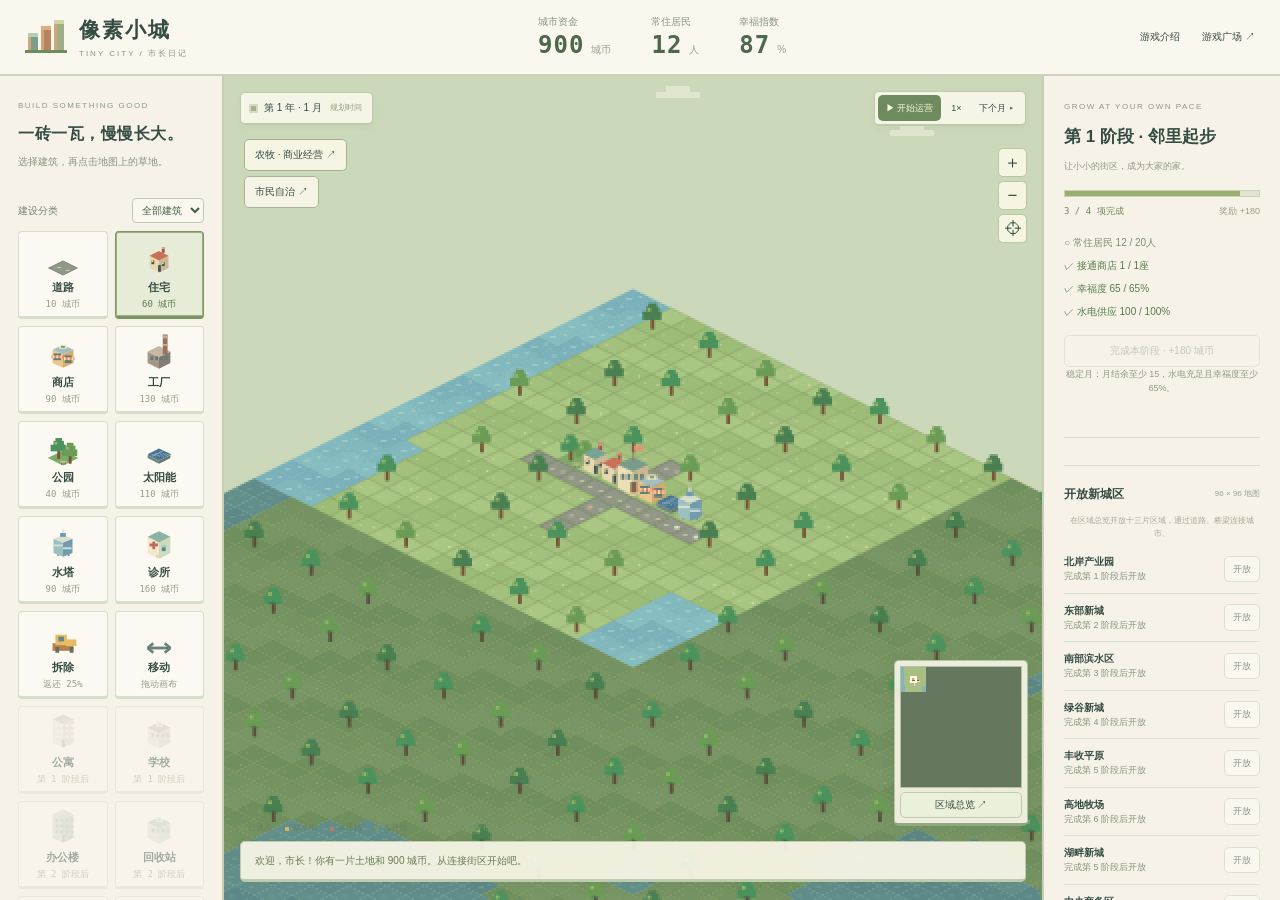
<file: pixel-city.html>
<!DOCTYPE html>
<html lang="zh-CN"><head><meta charset="UTF-8"><meta name="viewport" content="width=device-width, initial-scale=1, viewport-fit=cover"><meta name="theme-color" content="#f4efdf"><meta name="description" content="九倍土地、十三片区域，建设农牧工商、交通旅游和港湾贸易，经营持续成长的像素都市群。"><title>像素小城 · 市长日记</title><link rel="icon" href="data:,"><link rel="stylesheet" href="pixel-city.css?v=7"><script src="pixel-city-economy.js?v=7" defer></script><script src="pixel-city-council.js?v=7" defer></script><script src="pixel-city-engine.js?v=7" defer></script><script src="pixel-city-renderer.js?v=7" defer></script><script src="pixel-city-business-ui.js?v=7" defer></script><link rel="stylesheet" href="pixel-city-region.css?v=7"><script src="pixel-city-region-ui.js?v=7" defer></script><link rel="stylesheet" href="pixel-city-council.css?v=7"><script src="pixel-city-council-ui.js?v=7" defer></script><script src="pixel-city.js?v=7" defer></script></head>
<body>
<header class="city-header"><a class="city-brand" href="pixel-city.html"><span class="city-logo" aria-hidden="true"><i></i><i></i><i></i></span><span>像素小城<small>TINY CITY / 市长日记</small></span></a><div class="headline-stats"><div><span>城市资金</span><strong id="moneyValue">900</strong><small>城币</small></div><div><span>常住居民</span><strong id="populationValue">12</strong><small>人</small></div><div><span>幸福指数</span><strong id="happinessValue">—</strong><small>%</small></div></div><nav class="city-nav"><button id="helpButton" aria-label="游戏介绍与玩法">游戏介绍</button><a href="community.html">游戏广场 ↗</a></nav></header>
<main class="city-layout">
<aside class="build-panel"><div class="panel-heading"><span class="eyebrow">BUILD SOMETHING GOOD</span><h1>一砖一瓦，慢慢长大。</h1><p>选择建筑，再点击地图上的草地。</p></div><label class="tool-category">建设分类 <select id="toolCategory" aria-label="建设分类"><option value="all">全部建筑</option><option value="city">城市住房</option><option value="services">公共服务</option><option value="farm">农场种植</option><option value="ranch">牧场饲养</option><option value="industry">生产加工</option><option value="logistics">仓储物流</option><option value="retail">商业零售</option><option value="tourism">文化旅游</option></select></label><div class="tool-grid" id="toolGrid" aria-label="建设工具"></div><div class="tool-description" id="toolDescription"></div><p class="tool-scroll-hint">← 左右滑动查看更多建筑 →</p><section class="service-summary"><div class="section-heading"><h2>城市基础设施</h2><span>供给 / 需求</span></div><label>电力 <b id="powerText">—</b><meter id="powerMeter" min="0" max="100" value="100"></meter></label><label>供水 <b id="waterText">—</b><meter id="waterMeter" min="0" max="100" value="100"></meter></label><p>建筑必须接入连通市政厅的道路。<br>黄色标记：缺水电；红色标记：未连路。</p></section><div class="storage-actions"><button id="saveButton">保存进度</button><button id="restartButton">重新开局</button></div><p class="save-status" id="saveStatus">进度保存在本机浏览器</p></aside>
<section class="map-stage" aria-label="城市建设区域"><div class="map-toolbar"><div class="map-caption"><span class="live-dot"></span><span id="monthValue">第 1 年 · 1 月</span><small id="runStatus">规划时间</small></div><div class="time-controls"><button id="pauseButton">▶ 开始运营</button><button id="speedButton" aria-label="切换时间速度">1×</button><button id="nextMonthButton">下个月 ▸</button></div></div><button class="report-toggle" id="cityInfoToggle" aria-expanded="false" aria-controls="cityReport">城市报告 ▾</button><button type="button" id="businessButton" class="business-button">农牧 · 商业经营 ↗</button><div class="zoom-controls"><button id="zoomIn" aria-label="放大地图">＋</button><button id="zoomOut" aria-label="缩小地图">−</button><button id="centerMap" aria-label="地图居中">⌖</button></div><canvas id="cityMap" tabindex="0" aria-label="城市地图。方向键选择地块，Enter 建造。右键拖动可平移。"></canvas><div class="map-key"><span><i class="key-green"></i>已通路</span><span><i class="key-yellow"></i>缺水电</span><span><i class="key-red"></i>未通路</span><span><i class="key-locked"></i>未开放</span><small>滚轮缩放 · 右键平移</small></div><div class="city-message" id="cityMessage" role="status">欢迎，市长！你有一片土地和 900 城币。从连接街区开始吧。</div></section>
<aside class="report-panel" id="cityReport"><section class="next-stop"><span class="eyebrow">GROW AT YOUR OWN PACE</span><h2 id="goalTitle">下一站：20 位邻居</h2><p>让小小的街区，成为大家的家。</p><div class="goal-progress"><div id="goalFill"></div></div><div class="progress-caption"><b id="goalCount">0 / 4 项</b><span id="goalReward">奖励 +180</span></div><ul id="stageObjectives" class="stage-objectives"></ul><button id="completeStage" class="stage-claim">完成本阶段</button><p class="small-note">稳定月：月结余至少 15，水电充足且幸福度至少 65%。</p></section><section id="aftergameSection" hidden><div class="section-heading"><h2>城市远景项目</h2><span id="projectCount"></span></div><p class="small-note">自由选择项目，满足目标后领取一次奖励。</p><div id="projectList"></div><div class="section-heading"><h2>经营委托</h2><span id="contractCount"></span></div><p class="small-note">同时接取一项，运营至少 3 个月；完成后可重复接取。</p><div id="contractList"></div></section><section class="district-section"><div class="section-heading"><h2>开放新城区</h2><span>96 × 96 地图</span></div><p class="small-note">在区域总览开放十三片区域，通过道路、桥梁连接城市。</p><div id="areaList"></div></section><section><div class="section-heading"><h2>市长工作台</h2><span id="cityLevel">起步街区</span></div><dl class="city-metrics"><div><dt>有效住房</dt><dd id="housingValue">—</dd></div><div><dt>就业岗位</dt><dd id="jobsValue">—</dd></div><div><dt>月度税收</dt><dd class="positive" id="incomeValue">—</dd></div><div><dt>月度维护</dt><dd id="expenseValue">—</dd></div><div class="net-row"><dt>预计月结余</dt><dd id="netValue">—</dd></div></dl><button id="grantButton" class="grant-button">低资金援助 +250</button><p class="small-note">低于 150 城币时可领一次。</p></section><section class="goals-section"><div class="section-heading"><h2>城市成长记</h2><span id="achievementCount">0 / 7</span></div><ul id="goalList"></ul></section><section class="plot-section"><span class="eyebrow">NEIGHBORHOOD NOTES</span><h2 id="plotTitle">每条路，都通向新故事。</h2><p id="plotText">先建住宅和商店，再用公园与诊所，让居民住得更开心。</p></section><footer class="city-author">晨晨制作 · 像素小城<br><a href="game.html?id=pixel-city">评价与交流 ↗</a></footer></aside>
</main>
<dialog id="helpDialog"><button class="close-dialog" data-close aria-label="关闭玩法说明">×</button><span class="eyebrow">A LITTLE GUIDE FOR A NEW MAYOR</span><h2>像素小城 · 市长日记</h2><p>一款由晨晨制作的像素风城市经营小游戏。你将担任河畔小城的市长，用 900 城币起步，把一片土地慢慢建设成居民愿意留下的家。</p><p>从道路、住宅与商店开始，规划就业和水电，添上公园与诊所。每一次建设都会影响人口、幸福度和每月收支：城市越大，越需要你照顾好每个街区。</p><h3>这座城市，由你慢慢经营</h3><p>从邻里起步到繁荣宜居之城，共有七个建设阶段。每阶段检查人口、服务、就业、水电、收支与城区建设，完成后在城市报告领取奖励；原有里程碑奖励仍可获得。</p><h3>通关后的城市远景</h3><p>完成七个阶段后，开放摩天住宅、科技园、综合医院和大学。在城市报告里任选四个远景项目，或者接取可重复的经营委托；每次只能接取一个委托，也可放弃后换一个。</p><h3>农牧商业一体经营</h3><p>点击地图上的“农牧 · 商业经营”，查看每个城区的独立库存、季节产量与经营步骤。粮田、蔬菜农场、牧场、磨坊、食品工坊和商场通过仓库及商业运输线路形成供货网络。产业随第 2–4 阶段解锁，已通关城市可直接建设。</p><h3>走向区域都市群</h3><p>地图扩展到 96×96，共有十三片区域。通过右下角小地图与区域总览前往远方、开放新区域，并挑战五个都市群计划。住宅组团、商务中心、大型光伏园和水库支持大规模建设；公交与地铁改善交通，酒店与景点带来旅游收入，贸易港出口剩余产品。区域有种植、畜牧、零售、科研、旅游与贸易特色加成。</p><h3>让市民自主发展城市</h3><p>点击“市民自治”进入议事厅，让市长、规划师、工程师、产业主管、民生代表与财政官提出计划。开启时先推进一个月，之后团队按月真实建设、补充水电、开放区域和组织供货，并每季、每年汇报目标进展与投入。可以调整发展重点、应急储备和建设预算，也可随时暂停自治。观察议事厅时城市会继续运行，其他介绍与经营窗口仍暂停时间；页面切到后台时继续尝试推进；页面关闭后不经营。</p><h3>新市长上手指南</h3><ol><li><b>连接街区：</b>道路必须连到市政厅；孤立道路旁的建筑不会运作。</li><li><b>邀请邻居：</b>住宅提供住所，商店和工厂提供岗位。有工作和水电，居民才会入住。</li><li><b>照顾城市：</b>太阳能、水塔满足需求，公园和诊所提升幸福度。工厂请远离住宅。</li><li><b>量入为出：</b>每个月收税并支付维护费。达到人口目标会获得一次性奖励。</li><li><b>扩建城区：</b>在城市报告按阶段和费用开放北岸、东部、南部与绿谷；深色地块尚未开放。新城区建筑也必须通过道路连到市政厅。</li><li><b>持续经营：</b>公寓、学校、办公楼、回收站、警局、图书馆、风电与供水站随阶段解锁。稳定月要求结余至少 15、水电充足、幸福度至少 65%。</li><li><b>慢慢规划：</b>随时暂停、按“下个月”结算。本地自动保存，重新开局前会询问。</li></ol><p>存档仅保存在当前浏览器，不会跨设备同步；清理浏览器数据会删除进度。</p><p>电脑：1–8 选择建筑，B 拆除，H 移动；地图获得焦点后用方向键选地块、Enter 建造。手机：点击工具与地块，放大地图后用“移动”拖动。</p><button class="primary" data-close>知道啦，开始建设！</button></dialog>
<dialog id="restartDialog"><span class="eyebrow">A FRESH START</span><h2>开始一座新城市？</h2><p>这会替换当前浏览器里的城市存档。你可以先取消，继续建设。</p><div class="dialog-actions"><button id="cancelRestart">继续经营</button><button class="danger" id="confirmRestart">确认重新开局</button></div></dialog>
</body></html>
</file>
<file: game-overlays.css>
.shockwave-actions{position:fixed;right:14px;top:14px;z-index:25;display:flex;gap:6px}
.shockwave-trigger{min-height:40px;padding:9px 16px;border:1px solid #ffc17e99;border-radius:10px;background:#3e281bf0;color:#ffe6c6;font:600 13px "Microsoft YaHei",sans-serif;cursor:pointer;box-shadow:0 0 24px #ff9a3525}
#btnStopShockwave{border:1px solid #8798b766;border-radius:9px;background:#162139;color:#dce6ff;padding:8px 10px;cursor:pointer;font:12px "Microsoft YaHei",sans-serif}
#toggleControls{display:block;width:100%;margin:0 0 10px;padding:7px;border:1px solid #829bdd44;border-radius:7px;background:#243251;color:#c6d6ff;font:12px "Microsoft YaHei",sans-serif;cursor:pointer}
.controls-collapsed h1{display:none}.controls-collapsed #toggleControls{margin-bottom:0}
.controls-collapsed #landBar{margin:0 0 6px}.controls-collapsed #landBar .btn{font-size:10px;padding:4px 2px;min-height:25px;line-height:1.1}
.planet-inspector details{margin-top:10px;border-top:1px solid #ffffff15;padding-top:9px}.planet-inspector summary{font-size:10px;color:#a8bdea;cursor:pointer}.planet-inspector details p{margin:9px 0;font-size:10px}
.shockwave-trigger:hover{background:#684024}.shockwave-trigger:focus-visible,.planet-inspector button:focus-visible{outline:2px solid #bdd2ff;outline-offset:3px}
.planet-inspector{position:fixed;right:14px;top:68px;z-index:15;width:240px;padding:16px;border:1px solid #8aabdd44;border-radius:14px;background:#0c1429ed;color:#dfe7ff;font:12px "Microsoft YaHei",sans-serif;box-shadow:0 8px 30px #0004}
.inspector-heading{display:flex;align-items:center;justify-content:space-between;gap:6px;margin-bottom:17px}.inspector-heading strong{font-size:12px;font-weight:500}.planet-inspector button{font:inherit;font-size:10px;color:#b9cbff;background:#253452;border:1px solid #829bdd44;padding:5px;border-radius:5px;cursor:pointer;white-space:nowrap}.planet-inspector label{display:flex;justify-content:space-between;gap:8px;margin-top:13px;color:#a6b6d9}.planet-inspector b{color:#d4e4ff;font-weight:600}.planet-inspector meter{display:block;width:100%;height:10px;margin-top:5px;accent-color:#82b7ed}.planet-inspector p{font-size:11px;line-height:1.7;margin:14px 0 10px;color:#b7c8d8}.planet-inspector small{font-size:10px;color:#8b9fbd;line-height:1.5;display:block}
@media(max-width:640px){.shockwave-actions{right:10px;top:10px}.shockwave-trigger{min-height:38px;padding:8px 10px;font-size:11px}#btnStopShockwave{font-size:11px;padding:8px}.planet-inspector{right:10px;top:60px;width:calc(100vw - 200px);min-width:135px;max-width:230px;padding:11px;max-height:calc(100dvh - 125px);overflow-y:auto}.inspector-heading{flex-direction:column;align-items:flex-start;margin-bottom:10px}.planet-inspector label{font-size:10px}.planet-inspector p{font-size:10px}.planet-inspector small{font-size:9px}}
</file>
<file: pixel-city.css>
:root{color-scheme:light;--paper:#f6f2e7;--ink:#344c43;--muted:#849084;--line:#d9dccc;--green:#496c51;--orange:#cf9671}*{box-sizing:border-box}body{margin:0;height:100dvh;overflow:hidden;background:var(--paper);color:var(--ink);font:12px/1.6 "Segoe UI","Microsoft YaHei",sans-serif}button,a{touch-action:manipulation}button{font:inherit;cursor:pointer;color:inherit}button:disabled{opacity:.42;cursor:default}a{color:inherit;text-decoration:none}button:focus-visible,a:focus-visible,canvas:focus-visible{outline:3px solid #d19a69;outline-offset:2px}button{background:#fffdf5;border:1px solid #c9d1bd;border-radius:5px;padding:7px 11px}button:hover:not(:disabled){background:#e6ecd9}button.primary{background:#526f50;color:#fff8df;border-color:#526f50}button.danger{background:#b5735b;color:#fff9ea;border-color:#b5735b}.city-header{height:76px;border-bottom:2px solid #cbd2bd;display:flex;align-items:center;padding:0 25px;gap:30px;background:#faf7ee;z-index:10;position:relative}.city-brand{display:flex;align-items:center;gap:12px;font-size:21px;font-weight:700;letter-spacing:2px;white-space:nowrap}.city-brand small{display:block;font-size:8px;font-weight:500;letter-spacing:2px;color:#8b9686;margin-top:1px}.city-logo{display:flex;align-items:flex-end;height:32px;gap:3px;border-bottom:3px solid #718b60;padding:0 3px}.city-logo i{display:block;width:10px;height:24px;background:#b78460;border-top:4px solid #e1ad7d;box-shadow:inset 3px 0 #d3a57a}.city-logo i:first-child{height:17px;background:#7b9e8a;border-color:#b5cdb1}.city-logo i:last-child{height:30px;background:#9eae87;border-color:#d0d5a6}.headline-stats{display:flex;gap:40px;margin:auto}.headline-stats>div{display:grid;grid-template-columns:auto auto;column-gap:7px;align-items:baseline}.headline-stats span{font-size:10px;color:#8a9585;grid-column:1/-1}.headline-stats strong{font-family:Consolas,monospace;font-size:24px;line-height:1.25;letter-spacing:1px;color:#4e684d}.headline-stats small{font-size:10px;color:#9a9f8b}.city-nav{display:flex;align-items:center;gap:18px;font-size:10px;white-space:nowrap}.city-nav button{background:none;border:0;font-size:10px;padding:4px}.city-layout{height:calc(100dvh - 76px);display:grid;grid-template-columns:224px minmax(0,1fr) 238px}.build-panel,.report-panel{padding:24px 18px;overflow-y:auto;background:var(--paper);scrollbar-width:thin;scrollbar-color:#b9c4ab transparent}.build-panel{border-right:2px solid #c4ceb5;display:flex;flex-direction:column}.report-panel{border-left:2px solid #c4ceb5;padding:25px 20px}.eyebrow{font-size:8px;letter-spacing:1.5px;color:#8c9a81;display:block}.panel-heading h1{font-size:16px;letter-spacing:.5px;margin:8px 0}.panel-heading p{font-size:10px;color:#88957e;margin:0 0 20px}.tool-grid{display:grid;grid-template-columns:repeat(2,minmax(0,1fr));gap:7px}.tool-button{padding:7px 3px 5px;position:relative;display:flex;flex-direction:column;align-items:center;background:#fbf9f1;border:1px solid #d6ddc9;border-bottom:3px solid #d6ddc9;border-radius:4px;min-width:0}.tool-button canvas{width:40px;height:40px;image-rendering:pixelated;pointer-events:none}.tool-button span{font-size:11px;font-weight:600}.tool-button small{font-size:9px;color:#9a9f86;font-family:Consolas,monospace}.tool-button kbd{position:absolute;left:5px;top:3px;color:#b4b9a1;font-size:7px;font-weight:400}.tool-button[aria-pressed="true"]{border-color:#7b9664;background:#e6ecd8;box-shadow:inset 0 0 0 1px #9eaf82}.tool-button[aria-pressed="true"] small{color:#5f7b4e}.tool-description{font-size:10px;line-height:1.8;color:#78896b;min-height:49px;margin-top:12px}.service-summary{margin-top:12px;border-top:1px solid var(--line);padding-top:17px}.section-heading{display:flex;align-items:center;justify-content:space-between;gap:6px;margin-bottom:11px}.section-heading h2{font-size:12px;margin:0;font-weight:600}.section-heading>span{font-size:8px;color:#9ca48e}.service-summary label{display:block;font-size:10px;margin:10px 0;color:#839473}.service-summary label b{float:right;font-size:9px;font-weight:500}meter{width:100%;display:block;height:8px;margin-top:5px;accent-color:#8aa96c}.service-summary p{font-size:9px;line-height:1.8;color:#a0a58e;margin-top:13px}.storage-actions{display:flex;gap:7px;margin-top:20px}.storage-actions button{flex:1;font-size:9px;padding:7px 5px;background:transparent}.save-status{font-size:8px;color:#9aa18a;margin:9px 0 0;text-align:center}.map-stage{position:relative;overflow:hidden;min-width:0;background:#cbd8b9}.map-stage canvas{display:block;width:100%;height:100%;image-rendering:pixelated;touch-action:none;outline-offset:-3px;cursor:crosshair}.map-toolbar{position:absolute;z-index:2;top:15px;left:16px;right:16px;display:flex;justify-content:space-between;align-items:center;gap:8px;pointer-events:none}.map-caption,.time-controls{display:flex;align-items:center;gap:8px;background:#fbf9eede;border:1px solid #bbcbab;border-bottom:2px solid #bbcbab;border-radius:5px;padding:7px 10px;box-shadow:0 2px 6px #6380550d;pointer-events:auto}.map-caption{font-size:10px;white-space:nowrap}.map-caption small{font-size:8px;color:#91a17d}.live-dot{width:5px;height:5px;background:#a8b18d;box-shadow:0 0 0 2px #d6ddbf}.live-dot.running{background:#6d9660}.time-controls{gap:2px;padding:3px}.time-controls button{font-size:9px;background:transparent;border:0;padding:6px 8px}.time-controls #pauseButton{background:#6e8b5d;color:#fff8dd}.zoom-controls{position:absolute;z-index:3;right:15px;top:72px;display:flex;flex-direction:column;gap:4px}.zoom-controls button{width:29px;height:29px;padding:0;background:#faf8e7e6;border-color:#b8c8a3;font-size:17px}.report-toggle{display:none}.map-key{position:absolute;bottom:65px;left:16px;display:flex;align-items:center;gap:13px;font-size:8px;color:#66815c;pointer-events:none}.map-key span{display:flex;align-items:center;gap:4px}.map-key i{width:4px;height:4px;background:#759863}.map-key .key-yellow{background:#d8b262}.map-key .key-red{background:#bc7d64}.map-key small{font-size:8px;color:#789569}.city-message{position:absolute;bottom:18px;left:16px;right:16px;z-index:3;pointer-events:none;padding:10px 14px;background:#faf7e9ec;border:1px solid #bcccac;border-bottom:3px solid #bcccac;border-radius:5px;font-size:10px;line-height:1.7;color:#657d51;box-shadow:0 3px 12px #60804814}.city-message.warning{color:#a56a4d;border-color:#d1b595}.next-stop{margin-bottom:27px;padding-bottom:24px;border-bottom:1px solid var(--line)}.next-stop h2{font-size:17px;font-weight:600;margin:9px 0}.next-stop p{font-size:9px;color:#8f9a80;margin:0 0 17px}.goal-progress{height:7px;background:#e0e4d3;border:1px solid #cbd4b8}.goal-progress>div{height:100%;background:#98ae70;max-width:100%;transition:width .3s}.progress-caption{display:flex;justify-content:space-between;margin-top:7px;font-size:9px;color:#9b9f83}.progress-caption b{font-family:Consolas,monospace;font-weight:500;color:#72875a}.city-metrics{margin:0}.city-metrics>div{display:flex;justify-content:space-between;font-size:10px;padding:6px 0}.city-metrics dt{color:#93a085}.city-metrics dd{margin:0;font-family:Consolas,monospace;font-size:12px;color:#687e59}.city-metrics .net-row{border-top:1px dashed #d4d9c5;margin-top:6px;padding-top:12px}.positive{color:#6d975f!important}.negative{color:#b8795a!important}.grant-button{font-size:9px;width:100%;margin-top:12px;padding:6px;background:none;border-style:dashed}.small-note{font-size:8px;color:#a5aa95;text-align:center;margin:5px 0}.goals-section{margin-top:25px;padding-top:20px;border-top:1px solid var(--line)}#goalList{list-style:none;padding:0;margin:0}#goalList li{display:flex;align-items:flex-start;gap:8px;margin:15px 0}#goalList .goal-check{width:12px;height:12px;border:1px solid #cbd3b8;color:#7c9867;line-height:10px;font-size:10px;text-align:center;margin-top:3px;flex-shrink:0}#goalList li.done .goal-check{background:#dce6ca;border-color:#a6b88c}#goalList strong{font-size:10px;font-weight:500}#goalList p{font-size:8px;color:#a0a88f;margin:2px 0}#goalList li.done p{color:#8a9e73}.plot-section{margin-top:24px;padding:16px 12px;background:#e9ecdcb0;border:1px solid #d9dfc9;border-radius:4px}.plot-section h2{font-size:11px;font-weight:500;margin:8px 0}.plot-section p{font-size:9px;line-height:1.9;margin:0;color:#94a180}.city-author{font-size:8px;color:#a6ad96;margin-top:22px;line-height:2}.city-author a{color:#829775}dialog{width:min(450px,calc(100% - 30px));max-height:85dvh;overflow:auto;border:2px solid #c3cdaa;border-bottom:5px solid #a9b88e;border-radius:8px;background:#faf7eb;color:var(--ink);padding:28px;font-size:12px;box-shadow:0 20px 90px #263d3240}dialog::backdrop{background:#314c3966;backdrop-filter:blur(3px)}dialog h2{font-size:22px;font-weight:600;margin:12px 0}dialog p,dialog li{font-size:11px;line-height:1.9;color:#7f8d73}dialog ol{padding-left:19px}dialog li{margin:10px 0}.close-dialog{position:absolute;top:11px;right:12px;border:0;background:none;font-size:21px;padding:0 5px}.dialog-actions{display:flex;gap:10px;justify-content:flex-end;margin-top:22px}
@media(max-width:1100px) and (min-width:761px){.city-layout{grid-template-columns:180px minmax(0,1fr) 195px}.build-panel,.report-panel{padding:18px 13px}.city-header{gap:20px;padding:0 18px}.headline-stats{gap:24px}.city-nav{gap:8px}.map-caption small{display:none}.map-toolbar{left:10px;right:10px}.time-controls button{padding:6px 5px}.panel-heading h1{font-size:14px}.map-key small{display:none}}
@media(max-width:760px){.city-header{height:92px;display:grid;grid-template-columns:1fr auto;grid-template-rows:42px 43px;padding:3px 14px 5px;gap:0 12px}.city-brand{font-size:16px;gap:8px;letter-spacing:1px}.city-brand small{font-size:6px;letter-spacing:1px}.city-logo{transform:scale(.8);transform-origin:left center;width:32px;margin-right:-5px}.city-nav{gap:11px;font-size:9px}.city-nav button{font-size:9px}.headline-stats{grid-column:1/-1;grid-row:2;justify-content:space-between;width:100%;gap:10px;margin:0}.headline-stats>div{grid-template-columns:auto auto;column-gap:5px}.headline-stats span{font-size:8px}.headline-stats strong{font-size:19px}.headline-stats small{font-size:8px}.city-layout{height:calc(100dvh - 92px);display:block}.map-stage{height:calc(100% - 186px)}.build-panel{position:fixed;bottom:0;left:0;right:0;z-index:8;height:186px;border-right:0;border-top:2px solid #b9c8a5;padding:9px 10px 6px;overflow:hidden;background:#f6f2e7}.panel-heading,.service-summary,.storage-actions,.save-status{display:none}.tool-grid{grid-template-columns:repeat(5,minmax(0,1fr));gap:5px}.tool-button{height:66px;padding:3px 2px;border-bottom-width:2px}.tool-button canvas{width:30px;height:30px}.tool-button span{font-size:9px;line-height:1.3}.tool-button small{font-size:8px;line-height:1.3}.tool-button kbd{display:none}.tool-description{min-height:0;margin-top:7px;font-size:8px;line-height:1.5;white-space:nowrap;overflow:hidden;text-overflow:ellipsis}.report-panel{display:none;position:fixed;z-index:7;right:11px;top:170px;bottom:198px;width:min(280px,calc(100% - 22px));border:2px solid #bbcba4;border-bottom-width:4px;border-radius:6px;box-shadow:0 10px 40px #3d5b3930;padding:18px;background:#f6f2e7}.report-panel.open{display:block}.report-toggle{display:block;position:absolute;z-index:4;top:50px;left:10px;font-size:8px;padding:5px 8px;background:#faf8e7e8;border-color:#b8c8a3}.map-toolbar{left:10px;right:10px;top:9px;gap:6px}.map-caption{font-size:8px;padding:7px 8px;gap:5px}.map-caption small{display:none}.time-controls{gap:0}.time-controls button{font-size:8px;padding:6px}.zoom-controls{top:51px;right:10px;gap:4px}.zoom-controls button{width:27px;height:27px;font-size:16px}.map-key{left:10px;bottom:59px;font-size:7px;gap:10px}.map-key small{display:none}.city-message{left:10px;right:10px;bottom:11px;padding:8px 10px;font-size:9px}.city-author{display:none}dialog{padding:23px}.city-nav a{font-size:9px}}
@media(max-height:650px) and (max-width:760px){.build-panel{height:155px}.map-stage{height:calc(100% - 155px)}.tool-button{height:53px}.tool-button canvas{width:22px;height:22px}.tool-description{font-size:7px}.report-panel{bottom:165px}}

#goalList li{display:flex;gap:8px;align-items:flex-start}#goalList li small{display:block;font-size:9px;color:#849078}#goalList li.completed{color:#6e8c55}.unaffordable small{color:#b67963!important}.negative{color:#b16b53}

.stage-objectives{list-style:none;padding:0;margin:12px 0;font-size:10px;line-height:1.7;color:#7c8d70}.stage-objectives li{padding:3px 0}.stage-objectives li.done{color:#547d4c}.stage-claim{width:100%;font-size:10px;background:#5e7b56;color:#fff8e6;border-color:#5e7b56}.stage-claim:disabled{background:transparent;color:#7d8f75;border-color:#c2ceba}.district-section{border-top:1px solid var(--line);padding-top:19px;margin-top:22px}.district-card{display:grid;grid-template-columns:minmax(0,1fr) auto;gap:0 5px;align-items:center;padding:9px 0;border-bottom:1px solid #dce2d1}.district-card strong{font-size:10px}.district-card small{font-size:9px;color:#87967b;grid-column:1;line-height:1.5}.district-card button{grid-column:2;grid-row:1 / 3;font-size:9px;padding:5px 8px}.district-card button:disabled{opacity:.55}.tool-scroll-hint{display:none}.key-locked{background:#576e58}.tool-button:disabled canvas{opacity:.42;filter:grayscale(.6)}#goalList li.current{color:#51764e;font-weight:700}
@media(max-width:760px){.tool-grid{grid-template-columns:none;grid-template-rows:repeat(2,66px);grid-auto-flow:column;grid-auto-columns:calc((100% - 20px)/5);overflow-x:auto;overflow-y:hidden;overscroll-behavior-x:contain;scroll-snap-type:x proximity;scrollbar-width:thin}.tool-button{scroll-snap-align:start}.tool-scroll-hint{display:block;margin:1px 0 0;color:#98a28b;font-size:8px;text-align:right}.tool-description{margin-top:4px}}
@media(max-width:760px) and (max-height:650px){.tool-grid{grid-template-rows:repeat(2,55px)}.tool-scroll-hint{display:none}}
.aftergame-card{border:1px solid #dce5d0;border-radius:8px;background:#f9fbf3;padding:9px;margin:8px 0}.aftergame-card strong,.aftergame-card small{display:block}.aftergame-card small{font-size:10px;color:#7e8e7c;margin-top:3px}.aftergame-card .stage-objectives{margin:6px 0}.aftergame-card button{font-size:10px;margin:5px 5px 0 0;padding:5px 8px}.aftergame-card button:disabled{opacity:.5}#aftergameSection[hidden]{display:none}
.tool-category{display:flex;align-items:center;justify-content:space-between;gap:8px;margin:8px 0;color:#778671;font-size:10px}.tool-category select,.route-form select{font:inherit;background:#faf8ee;border:1px solid #bfcbae;border-radius:4px;padding:5px;color:#425e48;min-width:0}.tool-button[hidden]{display:none}.business-button{position:absolute;z-index:4;top:63px;left:20px;padding:7px 10px;background:#faf8e7ed;border-color:#9fb590;font-size:10px}.business-dialog{width:min(980px,calc(100% - 24px));max-height:90dvh;padding:26px}.business-dialog .close-dialog{position:absolute;right:15px;top:10px}.business-dialog h3{font-size:15px;margin:24px 0 10px}.business-chain{display:flex;align-items:center;justify-content:space-between;gap:8px;margin:16px 0;flex-wrap:wrap}.business-chain span{padding:9px 12px;border:1px solid #bfceaa;background:#edf2df;border-radius:5px}.business-chain b{color:#8da47e}.business-topline{display:flex;align-items:center;gap:10px;flex-wrap:wrap;padding:12px;background:#eaf0dc;border-radius:5px}.business-topline span{flex:1;font-size:11px;color:#6c8066}.business-topline button{font-size:11px}.business-status{min-height:24px;padding:7px 10px;border-left:3px solid #8ca977;background:#f1f2e3}.business-dialog details{border:1px solid #d5dec5;padding:10px 13px;border-radius:5px;margin:10px 0}.business-dialog summary{cursor:pointer;font-size:11px;color:#526e4e}.business-districts{display:grid;grid-template-columns:repeat(2,minmax(0,1fr));gap:12px}.business-district{background:#f3f4e8;border:1px solid #d5dfc6;border-radius:6px;padding:12px}.business-card-heading{display:flex;align-items:center;justify-content:space-between;gap:8px}.business-card-heading button{font-size:10px;padding:4px 7px}.business-district p{margin:8px 0;font-size:11px}.business-district small{display:block;color:#829171;font-size:10px;min-height:28px}.goods-grid{display:grid;grid-template-columns:repeat(4,1fr);gap:5px;margin:10px 0 0}.goods-grid>div{background:#fffdf1;border-radius:4px;padding:5px 7px}.goods-grid dt{font-size:9px;color:#889476}.goods-grid dd{margin:0;font-size:15px;color:#465f45;font-weight:600}.route-form{display:grid;grid-template-columns:1fr 1fr 1fr auto;gap:8px;align-items:end}.route-form label{display:grid;gap:4px;font-size:10px;min-width:0}.route-form button{font-size:11px;white-space:nowrap}.business-route{display:flex;align-items:center;flex-wrap:wrap;gap:8px;padding:10px 0;border-bottom:1px solid #d7dfc9}.business-route strong{font-size:11px}.business-route small{flex:1;font-size:10px;color:#809171}.business-route button{font-size:10px;padding:5px 9px}.route-overlay{display:flex;align-items:center;gap:5px;font-size:10px;color:#73866b}
@media(max-width:760px){.tool-category{position:absolute;top:3px;left:10px;right:10px;margin:0;font-size:9px;justify-content:flex-start}.tool-category select{padding:2px 6px;font-size:9px}.build-panel{height:210px;padding-top:32px}.map-stage{height:calc(100% - 210px)}.report-panel{bottom:222px}.business-button{top:50px;left:96px;font-size:8px;padding:5px 8px}.business-dialog{padding:22px 15px}.business-dialog h2{font-size:21px}.business-chain{gap:4px}.business-chain span{font-size:9px;padding:6px}.business-districts{grid-template-columns:1fr}.route-form{grid-template-columns:1fr 1fr}.route-form button{padding:7px;font-size:10px}.business-topline{gap:7px}.business-topline span{flex-basis:100%}.business-route small{flex-basis:100%}}
@media(max-width:760px) and (max-height:650px){.build-panel{height:179px;padding-top:25px}.map-stage{height:calc(100% - 179px)}.report-panel{bottom:191px}}
.route-form{grid-template-columns:repeat(3,minmax(0,1fr)) 90px auto}.route-form input{font:inherit;min-width:0;width:100%;padding:5px;border:1px solid #bfcbae;border-radius:4px;color:#425e48;background:#faf8ee}@media(max-width:760px){.route-form{grid-template-columns:1fr 1fr}}
</file>
<file: pixel-city-region.css>
.region-minimap{position:absolute;z-index:4;right:14px;bottom:74px;width:134px;padding:5px;background:#faf7e9e8;border:1px solid #b2c49d;border-bottom:3px solid #91a780;border-radius:5px;box-shadow:0 4px 14px #48613b20}
.region-minimap canvas{display:block;width:122px;height:122px;image-rendering:pixelated;cursor:crosshair;border:1px solid #b3c3a3}
.region-minimap button{display:block;width:100%;padding:4px 2px;font-size:10px;margin-top:4px;background:#eaf0da;border-color:#becbae;-webkit-tap-highlight-color:transparent}
.region-dialog{width:min(1040px,calc(100% - 24px));max-height:90dvh;padding:26px}
.region-dialog .close-dialog{position:absolute;right:14px;top:10px}.region-dialog h2{font-size:25px}
.region-cards{display:grid;grid-template-columns:repeat(3,minmax(0,1fr));gap:10px;margin:18px 0}
.region-card{border:1px solid #d3ddc5;border-top:6px solid var(--region-color);border-radius:5px;background:#f4f5e9;padding:12px;display:flex;flex-direction:column;gap:4px}
.region-card strong{font-size:14px;color:#486445}.region-card small{font-size:10px;color:#869477}.region-card p{font-size:10px;line-height:1.7;flex:1;margin:5px 0 9px}
.region-card-actions{display:flex;gap:6px;margin-top:5px}.region-card-actions button{font-size:10px;padding:5px 9px}
.metro-plan{padding:16px;background:#edf2df;border:1px solid #c4d2b1;border-radius:6px;margin:20px 0}.metro-plan h3{font-size:17px;margin:0 0 5px}.metro-plan button{background:#5e7b56;color:#fff9e9;border-color:#5e7b56}.metro-plan button:disabled{opacity:.5}
@media(max-width:760px){.region-minimap{right:10px;bottom:88px;width:88px;padding:3px}.region-minimap canvas{width:80px;height:80px}.region-minimap button{font-size:8px;padding:3px 0;margin-top:3px}.region-dialog{padding:23px 15px}.region-cards{grid-template-columns:repeat(2,minmax(0,1fr));gap:7px}.region-card{padding:9px}.region-card strong{font-size:12px}.region-card small,.region-card p{font-size:9px}.region-card-actions{flex-wrap:wrap}.region-card-actions button{font-size:9px;padding:4px 7px}.metro-plan{padding:12px}.region-dialog h2{font-size:22px}}
@media(max-height:650px) and (max-width:760px){.region-minimap canvas{height:58px;width:58px}.region-minimap{width:66px;bottom:70px}}
</file>
<file: pixel-city-council.css>
.council-button{position:absolute;z-index:4;top:100px;left:20px;font-size:10px;padding:7px 10px;border-color:#a7b897;background:#faf8e9ed}.council-button.active{background:#ddebcf;color:#41623e;border-color:#8eaa7a}
.council-dialog{width:min(1080px,calc(100% - 24px));max-height:90dvh;padding:26px}.council-dialog .close-dialog{position:absolute;right:14px;top:10px}.council-dialog h3{font-size:15px;margin:18px 0 10px}.council-controls{display:flex;gap:8px;flex-wrap:wrap;align-items:center;background:#edf2df;padding:12px;border-radius:5px}.council-controls button{font-size:11px}.council-controls strong{font-size:10px;color:#718569;flex:1}.council-settings{display:grid;grid-template-columns:1fr 1fr 1.3fr auto;gap:10px;align-items:end;margin-top:15px}.council-settings label{font-size:10px;display:grid;gap:4px;min-width:0}.council-settings select,.council-settings input,.council-report-heading select{min-width:0;width:100%;font:inherit;color:#496345;background:#fffdf3;border:1px solid #bdcbab;border-radius:4px;padding:6px}.council-settings button{font-size:11px}.council-message{padding:7px 10px;background:#f0f2e3;border-left:3px solid #9eb58a}.council-columns{display:grid;grid-template-columns:1.35fr 1fr;gap:20px}.council-members{display:grid;grid-template-columns:repeat(2,minmax(0,1fr));gap:9px}.council-member{display:grid;grid-template-columns:40px 1fr;gap:6px 9px;border:1px solid #d5dfc7;background:#f6f6ea;border-radius:6px;padding:10px}.council-member canvas{width:40px;height:40px;image-rendering:pixelated;border-radius:4px}.council-member strong,.council-member small{display:block}.council-member small{font-size:10px;color:#869477}.council-member p{grid-column:1/-1;margin:0;font-size:10px;line-height:1.7}.council-member button{grid-column:1/-1;font-size:10px;padding:4px 8px;justify-self:start}.council-plan{background:#f0f3e5;border:1px solid #d1ddbf;border-radius:6px;padding:0 15px 12px;margin-top:18px}.council-plan .stage-objectives{font-size:11px}.council-plan p{font-size:10px}.council-report-heading{display:flex;align-items:center;justify-content:space-between;gap:10px;margin-top:20px}.council-report-heading label{display:flex;align-items:center;gap:6px;white-space:nowrap;font-size:10px}.council-report{border:1px solid #d3dec5;border-radius:5px;padding:10px 14px;margin:9px 0;background:#fbfbef}.council-report summary{cursor:pointer;color:#56724c;font-size:11px}.council-report>strong{display:block;margin-top:10px;font-size:11px}.council-report p{font-size:11px}.council-action-list{font-size:10px;padding-left:18px}.council-action-list li{font-size:10px;margin:5px 0}
@media(max-width:760px){.council-button{top:82px;left:10px;font-size:8px;padding:5px 8px}.council-dialog{padding:23px 15px}.council-dialog h2{font-size:23px}.council-controls{gap:6px;padding:9px}.council-controls button{font-size:10px;padding:6px}.council-controls strong{flex-basis:100%;font-size:9px}.council-settings{grid-template-columns:1fr 1fr;gap:8px}.council-settings label{font-size:9px}.council-columns{grid-template-columns:1fr;gap:0}.council-member{padding:8px;gap:5px}.council-member p,.council-member small{font-size:9px}.council-plan{margin-top:14px}.council-report-heading{align-items:flex-end}.council-report-heading h3{font-size:13px}.council-report summary{font-size:10px}}
.civic-work-notice{position:absolute;z-index:4;top:138px;left:20px;max-width:min(300px,60%);overflow:hidden;text-overflow:ellipsis;white-space:nowrap;font-size:10px;padding:7px 10px;background:#fff5cced;border-color:#d4b66e;color:#69542f}.civic-work-notice:disabled{opacity:1;cursor:default;color:#7d765d}.civic-latest{display:flex;align-items:center;gap:8px;flex-wrap:wrap;margin:10px 0 3px;padding:9px 12px;border-left:3px solid #d1ad60;background:#f7f0d9}.civic-latest strong{font-size:11px}.civic-latest span{flex:1;font-size:10px;color:#716a4e;min-width:160px}.civic-latest button{font-size:10px;padding:5px 8px}.civic-follow{display:flex;gap:6px;align-items:center;font-size:10px;color:#718365}.civic-work-notice[hidden],.civic-latest button[hidden]{display:none}@media(max-width:760px){.civic-work-notice{top:114px;left:10px;font-size:8px;padding:5px 7px;max-width:75%}.civic-latest{padding:7px;gap:5px}.civic-latest span{font-size:9px}.civic-follow{font-size:9px}}
.civic-proposal{display:flex;align-items:center;gap:8px;flex-wrap:wrap;margin:5px 0;padding:9px 12px;border-left:3px solid #78a99a;background:#e8f2e9}.civic-proposal strong{font-size:11px}.civic-proposal span{flex:1;min-width:160px;font-size:10px;color:#557666}.civic-proposal button{font-size:10px;padding:5px 8px}.civic-proposal button[hidden]{display:none}@media(max-width:760px){.civic-proposal{padding:7px;gap:5px}.civic-proposal span{font-size:9px}}
</file>
